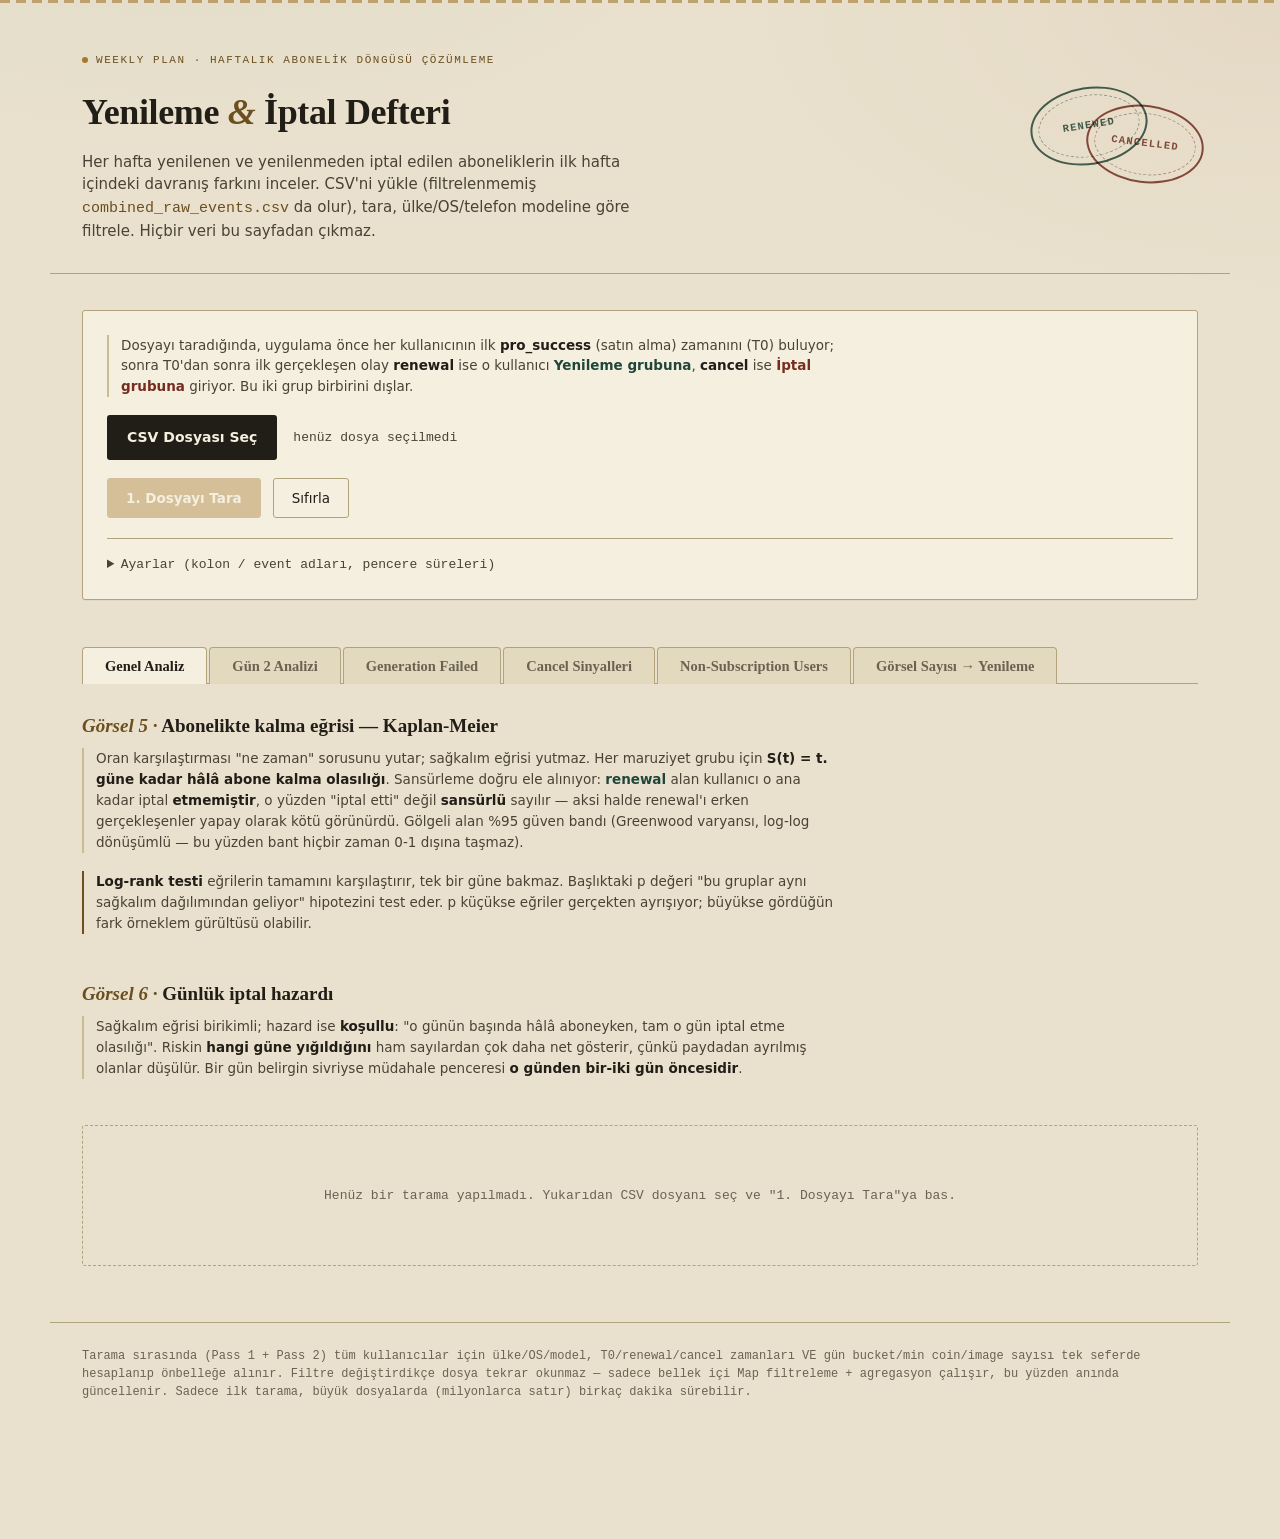
<file: index.html>
<!DOCTYPE html>
<html lang="tr">
<head>
<meta charset="UTF-8">
<meta name="viewport" content="width=device-width, initial-scale=1.0">
<title>Yenileme &amp; İptal Defteri</title>
<link rel="stylesheet" href="styles.css">
</head>
<body>

<div class="rail"></div>

<header>
  <div class="eyebrow"><span class="dot"></span>Weekly plan · haftalık abonelik döngüsü çözümleme</div>
  <div class="header-row">
    <div>
      <h1>Yenileme <span class="amp">&amp;</span> İptal Defteri</h1>
      <p class="sub">Her hafta yenilenen ve yenilenmeden iptal edilen aboneliklerin ilk hafta içindeki davranış farkını inceler. CSV'ni yükle (filtrelenmemiş <code style="color:var(--brass-dim);">combined_raw_events.csv</code> da olur), tara, ülke/OS/telefon modeline göre filtrele. Hiçbir veri bu sayfadan çıkmaz.</p>
    </div>
    <div class="stamps" aria-hidden="true">
      <div class="stamp s-renew">Renewed</div>
      <div class="stamp s-cancel">Cancelled</div>
    </div>
  </div>
</header>

<main>

  <!-- ================= UPLOAD & CONFIG ================= -->
  <section class="panel">
    <p class="explain" style="margin-top:0;">Dosyayı taradığında, uygulama önce her kullanıcının ilk <b>pro_success</b> (satın alma) zamanını (T0) buluyor; sonra T0'dan sonra ilk gerçekleşen olay <b>renewal</b> ise o kullanıcı <span class="k-renew">Yenileme grubuna</span>, <b>cancel</b> ise <span class="k-cancel">İptal grubuna</span> giriyor. Bu iki grup birbirini dışlar.</p>
    <div class="upload-row">
      <label class="filebtn">
        CSV Dosyası Seç
        <input type="file" id="fileInput" accept=".csv">
      </label>
      <span id="fileLabel">henüz dosya seçilmedi</span>
    </div>

    <div class="run-actions">
      <button class="btn primary" id="scanBtn" disabled>1. Dosyayı Tara</button>
      <button class="btn" id="resetBtn">Sıfırla</button>
    </div>

    <div id="cookingWrap">
      <svg width="92" height="86" viewBox="0 0 92 86" aria-hidden="true">
        <!-- buhar (firinin ustunden yukseliyor) -->
        <path class="ov-steam s1" d="M32 16 q 2 -4 0 -8 q -2 -4 0 -7"/>
        <path class="ov-steam s2" d="M46 15 q 2 -4 0 -8 q -2 -4 0 -7"/>
        <path class="ov-steam s3" d="M60 16 q 2 -4 0 -8 q -2 -4 0 -7"/>
        <!-- firin govdesi -->
        <rect class="ov-line" x="10" y="22" width="72" height="56" rx="5"/>
        <!-- kontrol dugmeleri -->
        <circle class="ov-line" cx="22" cy="31" r="3"/>
        <circle class="ov-line" cx="34" cy="31" r="3"/>
        <line class="ov-dim" x1="58" y1="31" x2="72" y2="31"/>
        <!-- firin cami -->
        <rect class="ov-line" x="18" y="40" width="56" height="30" rx="4"/>
        <!-- icerideki sicak isilti -->
        <rect class="ov-glow" x="20" y="42" width="52" height="26" rx="3"/>
        <!-- pisen yemek: kulplu guvec + kapak -->
        <path class="ov-line" d="M30 62 h 32 a 3 3 0 0 0 3 -3 v -2 h -38 v 2 a 3 3 0 0 0 3 3 z"/>
        <path class="ov-line" d="M32 57 q 14 -12 28 0"/>
        <circle class="ov-line" cx="46" cy="49" r="1.6"/>
        <!-- guvec kulplari -->
        <path class="ov-dim" d="M26 58 q -3 0 -2 -3"/>
        <path class="ov-dim" d="M66 58 q 3 0 2 -3"/>
      </svg>
      <div class="cooking-text">cooking<span class="dots"><span>.</span><span>.</span><span>.</span></span></div>
    </div>
    <div id="progressWrap">
      <div class="progressbar"><div id="progressFill"></div></div>
      <div id="progressLabel">—</div>
    </div>
    <div id="log"></div>

    <details>
      <summary>Ayarlar (kolon / event adları, pencere süreleri)</summary>
      <div class="cfg-grid">
        <div class="cfg-field">
          <label>User ID kolonları (virgülle)</label>
          <input type="text" id="cfgUserIdCols" value="distinct_id,$user_id">
        </div>
        <div class="cfg-field">
          <label>Zaman kolonları (virgülle)</label>
          <input type="text" id="cfgTimeCols" value="time,timestamp">
        </div>
        <div class="cfg-field">
          <label>pro_success event adı</label>
          <input type="text" id="cfgProSuccess" value="pro_success">
        </div>
        <div class="cfg-field">
          <label>Renewal event adı</label>
          <input type="text" id="cfgRenewal" value="subscription_renewed">
        </div>
        <div class="cfg-field">
          <label>Cancel event adı</label>
          <input type="text" id="cfgCancel" value="subscription_renewal_cancelled">
        </div>
        <div class="cfg-field">
          <label>Image generation event adı</label>
          <input type="text" id="cfgImageGen" value="image_generation_complete">
        </div>
        <div class="cfg-field">
          <label>Image generation FAILED event adı</label>
          <input type="text" id="cfgImageGenFailed" value="image_generation_failed">
        </div>
        <div class="cfg-field">
          <label>AI type kolonları (virgülle)</label>
          <input type="text" id="cfgAiTypeCols" value="ai_type,model_type,generation_type,style_type">
        </div>
        <div class="cfg-field">
          <label>Custom AI type'lar (ayrı incelenecek, virgülle)</label>
          <input type="text" id="cfgCustomAi" value="custom_image_edit,custom-image-edit">
        </div>
        <div class="cfg-field">
          <label>Coin kolonu</label>
          <input type="text" id="cfgCoinsCol" value="current_coins">
        </div>
        <div class="cfg-field">
          <label>Product ID kolonları (virgülle)</label>
          <input type="text" id="cfgProductIdCols" value="product_id,vendor_product_id">
        </div>
        <div class="cfg-field">
          <label>Trial tespiti — product_id içinde aranacak kelime</label>
          <input type="text" id="cfgTrialKeyword" value="free">
        </div>
        <div class="cfg-field">
          <label>Abone kanıtı sayılan ek event'ler (virgülle) — Renewal/Cancel event'lerine ek olarak</label>
          <input type="text" id="cfgImpliedSubEvents" value="image_generation_completed,first_creation_completed">
        </div>
        <div class="cfg-field">
          <label>Weekly keyword</label>
          <input type="text" id="cfgWeeklyKeyword" value="weekly">
        </div>
        <div class="cfg-field">
          <label>Pencere (gün, UTC takvim günü)</label>
          <input type="number" id="cfgWindowDays" value="7">
        </div>
        <div class="cfg-field">
          <label>Ek gözlem dilimi (saat, pencere sonrası)</label>
          <input type="number" id="cfgDay8Hours" value="8">
        </div>
        <div class="cfg-field">
          <label>Ülke kolonları (virgülle)</label>
          <input type="text" id="cfgCountryCols" value="profile_country,mp_country_code">
        </div>
        <div class="cfg-field">
          <label>OS kolonu</label>
          <input type="text" id="cfgOsCol" value="$os">
        </div>
        <div class="cfg-field">
          <label>Telefon modeli kolonları (virgülle)</label>
          <input type="text" id="cfgModelCols" value="$model,device_model">
        </div>
      </div>
      <div class="cfg-toggle">
        <input type="checkbox" id="cfgOnlyWeekly" checked>
        <label for="cfgOnlyWeekly" style="margin:0; text-transform:none; font-family:var(--sans); font-size:13px; color:var(--ink-dim);">Sadece weekly plan kullanıcılarını al</label>
      </div>
      <p style="font-size:11.5px; color:var(--ink-faint); margin-top:10px; font-family:var(--mono);">
        Not: "Telefon modeli kolonları" varsayımı ($model, device_model) veri şeman farklıysa güncelle — taramadan sonra dağılım boş çıkarsa bu ilk kontrol edeceğin yer.
      </p>
      <p style="font-size:11.5px; color:var(--ink-faint); margin-top:6px; font-family:var(--mono);">
        Veri temizleme: current_coins = -1 olan hücreler 0 kabul ediliyor; bunun dışındaki negatif değerler (-2, -50 vb.) anomali sayılıp null yapılıp hesaplamalara hiç dahil edilmiyor.
      </p>
    </details>
  </section>

  <!-- ================= FILTERS ================= -->
  <section class="panel" id="filterSection" style="display:none;">
    <div class="section-head">
      <h2><b>2 ·</b> Demografik filtre</h2>
      <span class="note">varsayılan: hepsi seçili</span>
    </div>
    <p class="explain">Her kullanıcının ülke/OS/telefon modeli, o kullanıcının tüm satırlarında <b>en sık görülen değer</b> alınarak belirlendi. Bir kutucuğu işaretini kaldırdığında o değere sahip kullanıcılar tüm grafiklerden anında çıkar — dosya yeniden okunmaz, sadece bellekteki hesap tekrar toplanır.</p>
    <div class="filter-grid" id="filterGrid"></div>
    <div class="run-actions">
      <button class="btn" id="applyFilterBtn">Yeniden Hesapla (opsiyonel — filtreler zaten anında uygulanır)</button>
    </div>
  </section>

  <!-- ================= SEKMELER ================= -->
  <div class="tabs">
    <button class="tab-btn active" data-tab="tabMain">Genel Analiz</button>
    <button class="tab-btn" data-tab="tabDay2">Gün 2 Analizi</button>
    <button class="tab-btn" data-tab="tabGenFail">Generation Failed</button>
    <button class="tab-btn" data-tab="tabCancelSignals">Cancel Sinyalleri</button>
    <button class="tab-btn" data-tab="tabNonSub">Non-Subscription Users</button>
    <button class="tab-btn" data-tab="tabImgRenewal">Görsel Sayısı → Yenileme</button>
  </div>

  <div class="tab-panel" id="tabMain">
  <!-- ================= STATS ================= -->
  <section id="statsSection" style="display:none;">
    <div class="section-head">
      <h2><b>Grup</b> özeti</h2>
    </div>
    <p class="explain">Bu sayfadaki tüm gruplar (Renewal ve Cancel), <b>data sürecinin herhangi bir anında <code>pro_success</code> (abonelik) event'i gerçekleşen</b> kullanıcılarla sınırlıdır — hiç <code>pro_success</code> üretmemiş kullanıcılar burada hiç görünmez (bkz. <b>Non-Subscription Users</b> sekmesi). Kart başlıklarındaki <b>"(filtreli)"</b> ibaresi bundan ayrı, yukarıdaki demografik (ülke/OS/telefon modeli) filtreyi ifade eder; <b>"filtresiz toplam"</b> bu demografik filtre uygulanmadan önceki, ama yine de yalnızca abone olan kullanıcılardan oluşan grup büyüklüğüdür.</p>
    <p class="explain" style="border-left-color:var(--brass-dim);">Renewal/Cancel grup sayıları, her kullanıcı için T0'dan (ilk <code>pro_success</code>) sonra <b>ilk hafta (ilk abonelik döngüsü) içinde gerçekleşen ilk olaya</b> göre belirlenir: <b><code>subscription_renewed</code></b> önce gerçekleşirse kullanıcı Renewal grubuna, <b><code>subscription_renewal_cancelled</code></b> önce gerçekleşirse Cancel grubuna girer (event adları Ayarlar'dan değiştirilebilir, burada varsayılanlar yazılı). İki grup birbirini dışlar.</p>
    <div class="stat-row" id="statRow"></div>
  </section>

  <!-- ================= GÖRSEL 1 ================= -->
  <section id="visual1" style="display:none;">
    <div class="section-head">
      <h2><b>Görsel 1 ·</b> Son event günü, medyan min coin, medyan görsel sayısı</h2>
      <span class="note">UTC takvim günü · son bar = pencere sonrası ek gözlem</span>
    </div>
    <p class="explain">Üst sıra: her kullanıcının pencere içindeki <b>son olayının</b> hangi takvim gününe denk geldiğini sayar — bu, kullanıcının ne zaman sessizleştiğinin (ya da <span class="k-cancel">iptal</span> ettiğinin) bir göstergesi. Orta sıra: o son güne düşen kullanıcıların, pencere boyunca gördükleri <b>en düşük</b> coin bakiyesinin medyanı. Alt sıra: aynı kullanıcıların ürettiği <b>görsel sayısının</b> medyanı. <span class="k-renew">Yenileme</span> grubunda pencere yenilemeye kadar kesilir; <span class="k-cancel">İptal</span> grubunda pencere sabit kalır (iptal sonrası da dönem sonuna kadar kullanım sürebilir).</p>
    <p class="explain" style="border-left-color:var(--brass-dim);">Orta ve alt sıradaki barlarda <b>bir günün boş görünmesi ile o günün medyanının gerçekten 0 olması artık ayırt edilebilir</b>: hiç gözlem olmayan günler çubuksuz ve "veri yok" etiketiyle gösterilir. Ortadaki günlerin (2 ile pencere sonu arası) boş çıkması genelde bir hesaplama hatası değildir — bu satırlar kullanıcının <b>o güne özel</b> değil, pencere boyunca gördüğü tek bir min-coin/görsel-sayısı özetini, kullanıcının <b>son aktif olduğu güne</b> göre gruplar; çoğu kullanıcının son aktivitesi ya satın alma gününde (gün 1) ya da hafta sonunda yoğunlaştığı için ortadaki günlerde hiç kullanıcı düşmeyebilir.</p>
    <div class="grid3x2" id="visual1Grid"></div>
  </section>

  <!-- ================= GÖRSEL 3 ================= -->
  <section id="visual3" style="display:none;">
    <div class="section-head">
      <h2><b>Görsel 3 ·</b> İptal grubu: gerçek cancel olayı kaçıncı günde</h2>
    </div>
    <p class="explain">Görsel 1'deki "son aktivite günü" bir vekil ölçüttü; bu grafik <b>gerçek <span class="k-cancel">cancel</span> olayının kendisinin</b> T0'dan itibaren hangi takvim gününde tetiklendiğini gösteriyor. Popülasyon <b>t0 anında (pro_success) abone olan TÜM kullanıcılar</b> — yalnızca cancel grubu değil: cancel etmeyip <span class="k-renew">renewal</span> alanlar ayrı bir <b>"cancel etmedi (renewal)"</b> çubuğunda sayılıyor, böylece hiçbir kullanıcı sessizce düşmüyor.</p>
    <p class="explain" style="border-left-color:var(--brass-dim);">Kod incelemesi: gün hesaplaması (<code>dayNumberUTC</code>) doğrudan gerçek cancel zaman damgası ile T0 arasındaki takvim günü farkına bakıyor, aradaki bir pencere kırpması ya da indeksleme hatası yok. <b>Önceki hata:</b> histogram yalnızca cancel grubu (<code>cancelT0Lookup</code>) üzerinden hesaplanıyordu — renewal grubu (cancel ETMEYENLER) hiç dolaşılmıyordu, bu yüzden çubukların toplamı asla toplam abone sayısına ulaşamıyordu. Düzeltme: popülasyon artık renewal ∪ cancel birleşimi (<code>allT0</code>); cancel etmeyenler "cancel etmedi (renewal)" çubuğuna, cancel zamanı t0'dan önce görünen ya da hiç bulunamayan (normalde olmaması gereken) uçlar da ayrı "anomali" çubuklarına yazılıyor. Grafiğin altında toplam doğrulaması gösteriliyor; sayılar tutmazsa (⚠ uyarısı ve konsol log'u) kod tekrar incelenmeli.</p>
    <div class="chart-card" id="visual3Holder"></div>
  </section>

  <!-- ================= GÖRSEL 4 ================= -->
  <section id="visual4" style="display:none;">
    <div class="section-head">
      <h2><b>Görsel 4 ·</b> Pencerenin son gününde ayrılanlar: kaç ayrı gün aktifti</h2>
    </div>
    <p class="explain">Sadece son güne düşen kullanıcılara bakıyoruz ve pencere boyunca kaç <b>farklı takvim gününde</b> en az bir olay ürettiklerini sayıyoruz. Değer 1'e yakınsa kullanıcı büyük ölçüde tek gün aktif olup sonra sessizleşmiş; değer pencere uzunluğuna yakınsa düzenli kullanmış ama son günde ayrılmış demektir.</p>
    <div class="grid2" id="visual4Grid"></div>
  </section>
    <section>
      <div class="section-head">
        <h2><b>Görsel 5 ·</b> Abonelikte kalma eğrisi — Kaplan-Meier</h2>
      </div>
      <p class="explain">Oran karşılaştırması "ne zaman" sorusunu yutar; sağkalım eğrisi yutmaz. Her maruziyet grubu için <b>S(t) = t. güne kadar hâlâ abone kalma olasılığı</b>. Sansürleme doğru ele alınıyor: <span class="k-renew">renewal</span> alan kullanıcı o ana kadar iptal <b>etmemiştir</b>, o yüzden "iptal etti" değil <b>sansürlü</b> sayılır — aksi halde renewal'ı erken gerçekleşenler yapay olarak kötü görünürdü. Gölgeli alan %95 güven bandı (Greenwood varyansı, log-log dönüşümlü — bu yüzden bant hiçbir zaman 0-1 dışına taşmaz).</p>
      <p class="explain" style="border-left-color:var(--brass-dim);"><b>Log-rank testi</b> eğrilerin tamamını karşılaştırır, tek bir güne bakmaz. Başlıktaki p değeri "bu gruplar aynı sağkalım dağılımından geliyor" hipotezini test eder. p küçükse eğriler gerçekten ayrışıyor; büyükse gördüğün fark örneklem gürültüsü olabilir.</p>
      <div id="adv1Grid"></div>
    </section>
    <section>
      <div class="section-head">
        <h2><b>Görsel 6 ·</b> Günlük iptal hazardı</h2>
      </div>
      <p class="explain">Sağkalım eğrisi birikimli; hazard ise <b>koşullu</b>: "o günün başında hâlâ aboneyken, tam o gün iptal etme olasılığı". Riskin <b>hangi güne yığıldığını</b> ham sayılardan çok daha net gösterir, çünkü paydadan ayrılmış olanlar düşülür. Bir gün belirgin sivriyse müdahale penceresi <b>o günden bir-iki gün öncesidir</b>.</p>
      <div id="adv2Grid"></div>
    </section>
  </div><!-- /tabMain -->

  <div class="tab-panel" id="tabDay2" style="display:none;">
  <!-- ================= SCATTER: GÜN1 COIN -> GÜN2 DÖNÜŞ ================= -->
  <section id="scatterSection">
    <div class="section-head">
      <h2><b>Görsel 8 ·</b> Gün 1'de kalan coin → gün 2'de geri dönme oranı</h2>
    </div>
    <p class="explain">Her kullanıcının <b>gün 1 sonunda hesabında kalan</b> (o gün içindeki minimum) coin miktarına göre 10'luk dilimlere ayırıp, o dilimdeki kullanıcıların <b>yüzde kaçının gün 2'de de</b> en az bir olay ürettiğini gösteriyoruz. Örneğin x=0 noktası "gün 1 sonunda 0-9 coin kalan kullanıcıların gün 2'ye dönüş yüzdesi"ni temsil ediyor. Coin bitmesiyle geri dönmeme arasında bir ilişki var mı, burada görülüyor.</p>
    <div class="grid2" id="scatterGrid"></div>
  </section>

  <!-- ================= GÖRSEL 7: GÜN2 CANCEL ORANI ================= -->
  <section id="day2CancelSection">
    <div class="section-head">
      <h2><b>Görsel 9 ·</b> Gün 2'de coin bitince hemen cancel ediyorlar mı?</h2>
    </div>
    <p class="explain"><b>Gün 2'de uygulamaya giren</b> kullanıcıları, <b>gün 2 içinde hesapta kalan en düşük</b> coin miktarına göre 10'luk dilimlere ayırıp, her dilimde kullanıcıların <b>yüzde kaçının cancel event'inin TAM OLARAK gün 2'de</b> gerçekleştiğini gösteriyoruz. Eğri sola doğru (düşük coin) yükseliyorsa, bu "gün 2'de coin'in dibini görünce hemen cancel etme" trendinin nicel kanıtı olur — o zaman bu segmente "iptal etme, sana coin verelim" gibi bir teklif test etmek mantıklı olabilir. Grafik renewal/cancel grup ayrımından bağımsız, gün 2'de coin verisi olan tüm kullanıcıları kapsıyor.</p>
    <p class="explain" style="border-left-color:var(--brass-dim);">X ekseni (kalan coin) görüntüleme amacıyla <b>0-200 aralığıyla sınırlandı</b> — bu aralığın dışındaki dilimler grafikte gösterilmez, ama hiçbir veri hesaplamadan çıkarılmadı (yalnızca eksen sınırı, veri filtresi değil).</p>
    <div id="day2CancelGrid"></div>
  </section>
  </div><!-- /tabDay2 -->

  <div class="tab-panel" id="tabGenFail" style="display:none;">
    <section class="panel">
      <div class="section-head"><h2><b>Segment ·</b> AI type ayrımı</h2></div>
      <p class="explain"><code>custom_image_edit</code> ve <code>custom-image-edit</code> türleri yapısal olarak fail'e daha yatkın. Bunları diğer türlerle birlikte değerlendirmek yanıltıcı olur: "fail alanlar daha çok iptal ediyor" bulgusu aslında "custom edit kullananlar daha çok iptal ediyor"un yansıması olabilir. Bu yüzden bu sekmedeki <b>tüm analizler</b> segmente göre yeniden hesaplanır.</p>
      <p class="explain" style="border-left-color:var(--brass-dim);">Kullanıcı, <b>ilk generation denemesinin türüne</b> göre segmente atanır — böylece her analiz kendi içinde tutarlı bir popülasyon üzerinde çalışır. Bir kullanıcı hem custom hem normal tür kullanmış olabilir; atama ilk denemeye bakar. Segmentleri tek tek gezip aynı bulgunun her ikisinde de sürüp sürmediğine bak: sürüyorsa fail etkisi gerçek, yalnızca birinde varsa etki o türe özgü.</p>
      <div class="inline-ctrl">
        <label>Segment
          <select id="aiSegment">
            <option value="all">Tümü</option>
            <option value="custom">Yalnızca custom image edit</option>
            <option value="other">Yalnızca diğer türler</option>
            <option value="none">Hiç generation denemesi olmayanlar</option>
          </select>
        </label>
        <span class="ctrl-hint" id="aiSegNote">—</span>
      </div>
    </section>
    <section>
      <div class="section-head">
        <h2><b>Kurgu ·</b> Maruziyet grupları</h2>
      </div>
      <p class="explain">Her kullanıcıyı, penceresi içindeki <b>ilk generation denemesine</b> göre dört gruba ayırıyoruz: <span class="k-renew">A</span> — ilk denemesi başarılı; <b>B1</b> — ilk denemesi fail ama sonradan başarmış; <span class="k-cancel">B2</span> — ilk denemesi fail, hiç başaramamış; <b>C</b> — hiç deneme yapmamış. C'yi ayrı tutmak şart: hiç denemeyenler "başarılı" grubuna karışırsa A'nın cancel oranı yapay olarak şişer ve fail'in etkisi silinir. Sonuç ölçütü diğer sekmelerle aynı: kullanıcının <b>renewal</b> mı yoksa <b>cancel</b> grubuna mı düştüğü.</p>
      <p class="explain" style="border-left-color:var(--brass-dim);">Fail oranı düşük olduğu için B2 grubu küçük kalabilir; bu yüzden her orana <b>%95 Wilson güven aralığı</b> ve <b>n</b> ekledim. İki grubun aralıkları üst üste biniyorsa aradaki fark <b>yorumlanamaz</b> — gürültüyü trend sanmamak için bu çubuklara bak. Ayrıca bu gözlemsel bir analiz: fark bulunsa bile "fail iptale yol açıyor" değil, "fail alanlarda iptal daha yüksek" diyebiliriz.</p>
    </section>

    <section>
      <div class="section-head">
        <h2><b>Görsel 11 ·</b> Cancel grubuna düşme oranı</h2>
      </div>
      <p class="explain">Ana bulgu. Her maruziyet grubunda kullanıcıların yüzde kaçı ilk haftayı <b>cancel</b> grubunda kapatmış. <span class="k-cancel">B2</span> barı <span class="k-renew">A</span>'dan belirgin yüksekse ve aralıklar ayrışıyorsa, hipotezin destekleniyor demektir.</p>
      <div id="gf1Grid"></div>
    </section>

    <section>
      <div class="section-head">
        <h2><b>Görsel 12 ·</b> Gün 2'ye dönüş oranı</h2>
      </div>
      <p class="explain">Cancel resmi bir aksiyon; <b>geri dönmemek</b> daha erken ve daha hassas bir terk sinyali. Gözlem penceresi gün 2 başlamadan biten kullanıcılar (ör. renewal'ı gün 1'de gerçekleşenler) <b>hariç tutuldu</b> — onlar için "döndü mü" sorusu ölçülemez, "dönmedi" saymak fail grubunu haksız yere kötü gösterirdi.</p>
      <div id="gf2Grid"></div>
    </section>

    <section>
      <div class="section-head">
        <h2><b>Görsel 13 ·</b> Son aktivite günü dağılımı</h2>
      </div>
      <p class="explain">Fail alanlar daha <b>erken</b> mi sessizleşiyor? Grup büyüklükleri çok farklı olduğu için ham sayı değil, <b>grup içi yüzde</b> gösteriliyor — paneller böylece karşılaştırılabilir. "Hiç deneme yok" grubu burada gösterilmiyor: bu sekmedeki kullanıcılar zaten abone, yani neredeyse hepsi en az bir görsel üretimi deniyor — bu grup pratikte boş çıktığı için gösterge değeri yok.</p>
      <div class="grid2" id="gf3Grid"></div>
    </section>

    <section>
      <div class="section-head">
        <h2><b>Görsel 14 ·</b> İlk fail → cancel arası süre</h2>
      </div>
      <p class="explain">İlk denemesi fail olup cancel grubuna düşenler arasında, fail'den sonra iptale kadar geçen gün sayısı. Kütle <b>0-1 gün</b> aralığında toplanıyorsa nedensel bağ çok daha inandırıcı olur; süre günlere yayılıyorsa iptalin başka sebepleri ağır basıyor demektir.</p>
      <div id="gf4Grid"></div>
    </section>

    <section>
      <div class="section-head">
        <h2><b>Görsel 15 ·</b> Doz-yanıt: fail sayısı → cancel oranı</h2>
      </div>
      <p class="explain">Fail sayısı arttıkça cancel oranı <b>monoton</b> yükseliyorsa bulgu güçlenir. Ama dikkat: çok deneyen kullanıcının fail görme olasılığı da yüksektir, yani bu grafik <b>kullanım yoğunluğuyla karışık</b> bir sinyal taşır. Görsel 11 bu sapmadan bağımsızdır (herkeste tam 1 gözlem: ilk deneme), o yüzden çelişirlerse Görsel 11'e güven.</p>
      <div id="gf5Grid"></div>
    </section>
    
    <section>
      <div class="section-head"><h2><b>Görsel 16 ·</b> Failler hangi AI type'ta yoğunlaşıyor</h2></div>
      <p class="explain">İki grafik. <b>Birincisi</b> ham fail sayısı — çok kullanılan bir tür doğal olarak öne çıkar, tek başına yanıltıcıdır. <b>İkincisi</b> fail <b>yüzdesi</b> (fail ÷ toplam deneme); az kullanılan ama sürekli patlayan bir tür ancak burada görünür. Alttaki tabloda ayrıca her türün <b>ilk denemede fail alan kullanıcı</b> sayısı da var — kullanıcı başına tek gözlem olduğu için kullanım yoğunluğu sapmasından arınmıştır.</p>
      <p class="explain" style="border-left-color:var(--brass-dim);">Bölümde <b>iki ayrı tablo</b> var ve kapsamları farklı — karıştırılırsa sayılar çelişkili görünür. <b>İlk hafta tablosu:</b> yalnızca renewal/cancel grubuna atanmış kullanıcıların 7 günlük penceresi; demografik filtre ve segment seçimi uygulanır. <b>Tüm zamanlar tablosu:</b> dosyadaki her generation olayı; hiçbir filtre uygulanmaz. Aynı türün iki tabloda farklı sayı göstermesi normaldir ve her tablonun başlığında kapsamı yazılıdır.</p>
      <p class="explain" style="border-left-color:var(--brass-dim);">Tüm zamanlar tablosunda <b>★</b> işaretli türler, genel fail oranının 1,5 katından fazlasını gösteren ve en az 100 denemesi olanlardır — gerçekten sorunlu adaylar bunlar. "Tüm faillerin payı" sütunu ise o türün toplam fail hacmindeki ağırlığını verir: bir tür yüksek oranlı olabilir ama az kullanıldığı için toplam etkisi küçük kalabilir. Müdahale önceliği için ikisine birlikte bakmak gerekir. Deneme sayısı 100'ün altındaki türlerde oran oynak olduğu için soluk gösterilir.</p>
      <div id="gf6Grid"></div>
    </section>
    <section>
      <div class="section-head"><h2><b>Görsel 17 ·</b> AI type'ların zaman çizelgesi</h2></div>
      <p class="explain">AI type'lar dönemsel olarak yenilendiği için, bir türün fail oranı yüksek çıkması onun <b>hangi dönemde</b> aktif olduğuyla ilgili olabilir. Bu iki grafik, fail oranı <b>%10'un üzerinde</b> olan türler arasından <b>en çok kullanılan ilk 15 ai_type'ı</b> zaman ekseninde gösterir — her tür farklı bir renk. <b>En çok kullanılan 15 ai_type gösteriliyor.</b></p>
      <p class="explain" style="border-left-color:var(--brass-dim);">Üstteki grafik <b>kullanımı</b>, alttaki <b>failleri</b> gösterir; aynı renkler, aynı eksen. İkisini karşılaştır: bir tür kullanımda olduğu <b>tüm dönem boyunca</b> fail veriyorsa yapısal bir sorun var demektir. Yalnızca belirli bir aralıkta fail veriyorsa o döneme özgü bir arıza (sürüm hatası, sağlayıcı kesintisi) söz konusu olabilir — bu ikisi çok farklı müdahaleler gerektirir.</p>
      <div id="gf7Grid"></div>
    </section>
  </div><!-- /tabGenFail -->

  <div class="tab-panel" id="tabCancelSignals" style="display:none;">
    <section class="panel">
      <div class="section-head"><h2><b>Kurgu ·</b> Cancel öncesi davranış</h2></div>
      <p class="explain">Abonelik iptali uygulama dışında (store'da) yapılıyor, ama iptali <b>düşünen</b> kullanıcı büyük ihtimalle önce uygulamada bazı ekranlara giriyor. Burada iptalden hemen önceki davranışı arıyoruz. Pencereyi saat yerine <b>olay sayısı</b> ile tanımlıyoruz: yoğun kullanıcı 6 saatte 200 olay üretir, seyrek kullanıcı 5 olay — olay sayısı sabitlenince her kullanıcı için <b>eşit derinlikte</b> iki pencere karşılaştırılmış olur. Sinyal event'i olarak <code>contact_us_click</code>, <code>settings_button_clicked</code>, <code>rate_app</code> gibi, iptal niyetini erken haber verebilecek event'ler seçilebilir.</p>
      <p class="explain" style="border-left-color:var(--brass-dim);">Bir uyarı: <code>subscription_renewal_cancelled</code> store webhook'unun düştüğü andır, kullanıcının iptal butonuna bastığı an değil. Aradaki gecikmede üretilen olaylar vaka penceresine karışabilir — olay penceresi bunu <b>çözmez</b>, yalnızca gecikme varyansına karşı daha dayanıklıdır. Ters funnel'da son olaylar hep masum görünüyorsa (ör. sadece <code>app_open</code>) gecikme şüphesi güçlenir.</p>
      <p class="mini-note">Ayarlar bu sekmede tek bir yerde toplanmıyor — her kontrol, etkilediği grafiğin hemen üstünde.</p>
    </section>

    <section>
      <div class="section-head"><h2><b>Görsel 18 ·</b> Event kataloğu</h2></div>
      <p class="explain">Şemayı bilmeden funnel kurulamaz. Hangi olaylar var, ne sıklıkta, kaç kullanıcıda — <code>settings</code> benzeri aday ekranları burada göreceksin. "Kullanıcı %" yalnızca en sık 60 olay için hesaplanır (bellek sınırı).</p>
      <div id="cs1Grid"></div>
    </section>

    <section>
      <div class="section-head"><h2><b>Görsel 19 ·</b> Teşhis: pencere gerçekte ne kadar sürüyor</h2></div>
      <p class="explain">Pencereyi saat yerine <b>olay sayısı</b> ile tanımladık — bu, yoğun ve seyrek kullanıcıyı eşitlediği için doğru seçim. Ama bir bedeli var: X olay bir kullanıcıda 20 dakika, başka birinde 4 gün sürebilir. İkinci durumda "iptalden hemen önce" dediğimiz şey aslında "geçen hafta" olur ve tüm çerçeve çöker.</p>
      <p class="explain" style="border-left-color:var(--brass-dim);">Bu yüzden önce buraya bak: <b>medyan saatler mertebesindeyse</b> Görsel 20'deki sonuçlar sağlam. <b>1 günü aşıyorsa</b> X'i düşür — ek faydası da var, X küçülünce daha az kullanıcı elenir ve tablo daha temsili olur.</p>
    <div class="inline-ctrl">
      <label>X (pencere başına olay)<input type="number" id="csX" value="20" min="2" max="100"></label>
      <label class="wide">Sayma dışı bırakılacak eventler (virgülle)
        <input type="text" id="csExclude" placeholder="ör. home_view, session_start"></label>
      <span class="ctrl-hint">Görsel 19, 20 ve 21'i birlikte etkiler</span>
    </div>
      <div id="cs2Grid"></div>
    </section>

    <section>
      <div class="section-head"><h2><b>Görsel 20 ·</b> Öncü sinyal sıralaması (kontrol kollu)</h2></div>
      <p class="explain">Her kullanıcının <b>iptalden önceki son X olayı</b> (vaka) ile <b>ondan önceki X olayı</b> (kontrol) karşılaştırılır. Kullanıcı <b>kendi kontrolü</b> olduğu için ülke, cihaz, genel aktiflik gibi kişi düzeyindeki karıştırıcılar düşer. <b>b</b> = sadece vaka penceresinde görüldü, <b>c</b> = sadece kontrolde. Eşleştirilmiş veri olduğu için McNemar testi kullanılıyor.</p>
      <p class="explain" style="border-left-color:var(--brass-dim);"><b>Neden kontrol kolu var:</b> düz case-crossover'ın bilinen zayıflığı <b>zaman eğilimi yanlılığıdır</b>. Faturalandırma günü sabit olduğu için <b>herkes</b> — yenileyecek olan da — dönem sonuna yaklaşırken aboneliğine bakıyor olabilir. O zaman iptal edenlerde artış görürsün ama bu takvimin etkisidir, iptal sinyali değil.</p>
      <p class="explain" style="border-left-color:var(--brass-dim);">Bu yüzden aynı hesap <b>yenileyen kullanıcılar</b> için de yapılıyor (çapa = yenileme anı). <b>Düzeltilmiş OR = iptal OR ÷ yenileme OR.</b> Yenileme kolunda da OR yüksekse sinyal takvim etkisidir ve düzeltilmiş değer 1'e yaklaşır. Tablo düzeltilmiş OR'a göre sıralı — <b>asıl bakılacak sütun bu</b>. Yenileme kolunda çok az veri varsa hücre soluk gösterilir; düzeltmeye güvenme.</p>
    <div id="cs3Grid"></div>
    </section>

        <section>
      <div class="section-head"><h2><b>Görsel 21 ·</b> Kullanıcı tanımlı funnel</h2></div>
      <p class="explain">Yukarıdan seçtiğin adımlar, <b>ilk görülme zamanına göre sıralı</b> tamamlanmış sayılır (2. adım 1. adımdan önce olmuşsa funnel orada kesilir). Cancel ve renewal grubu üst üste çizilir — aradaki açıklık, o yolun iptal niyetine özgü olup olmadığını gösterir.</p>
    <div class="inline-ctrl">
      <label>1. adım<select id="csF1"></select></label>
      <label>2. adım<select id="csF2"></select></label>
      <label>3. adım<select id="csF3"></select></label>
      <label>4. adım<select id="csF4"></select></label>
    </div>
      <div id="cs5Grid"></div>
    </section>

    <section>
      <div class="section-head"><h2><b>Görsel 22 ·</b> Sinyali yapanlar vs tüm kullanıcılar</h2></div>
      <p class="explain">Sinyal eğrisi tek başına yorumlanamaz — bir kıyas noktası gerekir. Bu yüzden <b>filtresiz eğri</b> (tüm kullanıcılar) da çizildi. İki eğri arasındaki açıklık, o davranışın gerçekten daha hızlı bir iptale işaret edip etmediğini gösterir. Karşılaştırma tutarlı olsun diye <b>her iki eğri de T0'dan (satın alma anından) başlar</b>.</p>
      <p class="explain" style="border-left-color:var(--brass-dim);">İki uyarı. <b>Birincisi:</b> filtresiz eğri sinyali yapanları da içinde barındırır (alt küme ilişkisi), bu yüzden gerçek fark gösterilenden biraz büyüktür. <b>İkincisi — ölümsüz zaman yanlılığı:</b> sinyali yapan kullanıcı, o olayı üretebilmek için o ana kadar zaten abone kalmak zorundaydı. Bu, sinyal grubunun erken dönem sağkalımını yapay olarak yükseltir; yani eğrilerin baştaki yakınlığı gerçek farkı <b>olduğundan küçük</b> gösterir.</p>
      <p class="explain">Müdahale penceresi için başlıktaki <b>"sinyalden iptale medyan süre"</b> değerine bak: saatler mertebesindeyse push bildirimi yetişmez, uygulama içi anlık müdahale gerekir.</p>
    <div class="inline-ctrl">
      <label class="wide">Sinyal eventi<select id="csSignal"></select></label>
      <span class="ctrl-hint">Görsel 22, 23, 26 ve 27'yi birlikte etkiler</span>
    </div>
      <div id="cs6Grid"></div>
    </section>

    <section>
      <div class="section-head"><h2><b>Görsel 23 ·</b> Olayı yapanlar vs yapmayanlar: iptal oranı</h2></div>
      <p class="explain">Seçilen olayı <b>en az bir kez</b> yapanlar ile hiç yapmayanların iptal oranı, güven aralıklarıyla. Buradaki "iptal", <b>ilk hafta (7 günlük gözlem penceresi) içinde cancel grubuna düşmüş olmak</b> demektir — kullanıcı renewal almadan önce iptal etmişse bu gruptadır. Sabit bir saat ufku değil.</p>
      <p class="explain" style="border-left-color:var(--brass-dim);">Taban oran zaten yüksekse mutlak fark küçük görünür; o yüzden <b>lift</b> değerine bak. Ayrıca bu bir ilişki ölçüsüdür: olayı yapanlarda iptal daha yüksek olabilir ama bu, olayın iptale <b>yol açtığı</b> anlamına gelmez.</p>
      <div id="cs7Grid"></div>
      <p class="explain" style="border-left-color:var(--brass-dim);"><b>Ters yönlü bakış (altta):</b> yukarıdaki soru "olayı yapanların yüzde kaçı iptal ediyor" idi. Aşağıdaki, "iptal edenlerin yüzde kaçı, iptalden ÖNCEKİ aynı gözlem penceresinde bu olayı yapmış" sorusunu sorar — yön tersine çevrilmiş, aynı sinyal olayı ve aynı pencere kullanılır.</p>
      <div id="cs7RevGrid"></div>
    </section>

    <section>
      <div class="section-head"><h2><b>Görsel 24 ·</b> Olay kombinasyonu → iptal oranı</h2></div>
      <p class="explain">Tek tek olaylar yerine <b>birlikte görülme</b>. Son N olayda seçtiğin olaylardan hangileri varsa, o kombinasyondaki kullanıcıların iptal oranı. Payda hem iptal edenleri hem yenileyenleri kapsar (yenileyenler için çapa = yenileme anı), yani bu gerçek bir olasılık — Görsel 19'daki gibi sadece iptal edenler içinde bir karşılaştırma değil.</p>
      <p class="explain" style="border-left-color:var(--brass-dim);"><b>"Beklenen" sütunu:</b> iki olay birbirinden bağımsız olsaydı o hücrede kaç kişi olurdu. Gözlenen sayı bundan belirgin yüksekse, bu olayların birlikte görülmesi tesadüf değildir — kendi başına bir bulgu. <b>Kat sütunu</b> taban orana göre kazancı gösterir; güven aralığı 1'i içeriyorsa gerçek bir kazanç olmayabilir. <b>⚠ işaretli satırlarda n&lt;30</b>, orana değil aralığa bak.</p>
      <div class="inline-ctrl">
        <label>Olay 1<select id="csC1"></select></label>
        <label>Olay 2<select id="csC2"></select></label>
        <label>Olay 3 (ops.)<select id="csC3"></select></label>
        <label>Pencere (olay)<input type="number" id="csComboN" value="15" min="2" max="200"></label>
      </div>
      <div id="cs8Grid"></div>
    </section>

    <section>
      <div class="section-head"><h2><b>Görsel 25 ·</b> Sinyalden sonra iptal riski</h2></div>
      <p class="explain">Seçtiğin olayı <b>herhangi bir anda</b> yapan kullanıcı, bundan sonra ne olasılıkla iptal ediyor? Aynı soru <b>iki farklı ölçekte</b> cevaplanıyor: kaç <b>olay</b> içinde ve kaç <b>dakika</b> içinde. İkisi farklı işe yarar — olay ölçeği "kaç adım sonra" der ve kullanım yoğunluğundan bağımsızdır; süre ölçeği doğrudan müdahale penceresini verir.</p>
      <p class="explain" style="border-left-color:var(--brass-dim);">Hesap Kaplan-Meier ile yapılıyor çünkü iptal etmeyenler <b>sansürlü</b>: onları "iptal etmedi" diye atmak riski düşük, "iptal etti" saymak yüksek gösterirdi. Çapa olarak olayın <b>ilk gerçekleşmesi</b> alınıyor — son gerçekleşme seçilseydi geleceğe bakmış olurduk, çünkü "iptalden hemen önceki tıklama" zaten tanımı gereği iptale yakındır.</p>
      <div class="inline-ctrl">
        <label class="wide">Olay<select id="csRiskEvent"></select></label>
        <label>Olay ufku<input type="number" id="csRiskEvents" value="20" min="1" max="500"></label>
        <label>Dakika ufku<input type="number" id="csRiskMinutes" value="120" min="1" max="10080"></label>
      </div>
      <div class="grid2" id="cs9Grid"></div>
    </section>

    <section>
      <div class="section-head"><h2><b>Görsel 26 ·</b> Optimum pencere — sinyalden iptale mesafe dağılımı</h2>
        <span class="note">Görsel 25'teki olay seçicisini kullanır</span>
      </div>
      <p class="explain">Görsel 25 birikimli eğriyi verir ("ne kadarı yakalanır"); bu grafik <b>dağılımın kendisini</b> gösterir ve pencere seçmek için daha doğrudandır. Sinyali yapıp <b>sonrasında iptal eden</b> kullanıcılar için: iptal, sinyalden kaç <b>olay</b> ve kaç <b>dakika</b> sonra gerçekleşti?</p>
      <p class="explain" style="border-left-color:var(--brass-dim);"><b>Yüzdelik tablosu asıl cevabı verir.</b> "p90 = 25 olay" ise 25'lik bir pencere, sinyalden sonra gelen iptallerin %90'ını kapsar. Pencereyi büyütmek kapsamı artırır ama tetikleyiciyi geç ve bulanık yapar; p75 ile p90 arası genelde makul bir denge.</p>
      <p class="explain" style="border-left-color:var(--brass-dim);"><b>Önemli sınır:</b> bu dağılım <b>koşulludur</b> — yalnızca iptal edenleri kapsar. "İptal edenlerin %90'ı 25 olay içinde iptal etti" der; "sinyali yapanların %90'ı iptal eder" DEMEZ. O oran için Görsel 25'teki birikimli eğriye bak.</p>
      <div class="inline-ctrl">
        <label>Olay bin genişliği<input type="number" id="csDistEventBin" value="1" min="1" max="50"></label>
        <label>Olay ekseni üst sınır<input type="number" id="csDistEventCap" value="50" min="5" max="1000"></label>
        <label>Dakika bin genişliği<input type="number" id="csDistMinuteBin" value="5" min="1" max="240"></label>
        <label>Dakika ekseni üst sınır<input type="number" id="csDistMinuteCap" value="120" min="5" max="20160"></label>
        <span class="ctrl-hint">Grafikler yatay kaydırılabilir</span>
      </div>
      <div id="cs10Grid"></div>
    </section>

    <section>
      <div class="section-head"><h2><b>Görsel 27 ·</b> Sinyal hangi günde yapılırsa daha riskli</h2>
        <span class="note">Görsel 22'deki sinyal seçicisini kullanır</span>
      </div>
      <p class="explain">İki ayrı soru. <b>Üstteki grafik:</b> bu olay döngünün hangi günlerinde yapılıyor — yoğunlaşma nerede. <b>Alttaki grafik:</b> olayı o günde yapanların iptal oranı ne. İkincisi asıl sorunun cevabı: 5. günde destek arayan mı, 7. günde arayan mı daha çok iptal ediyor?</p>
      <p class="explain" style="border-left-color:var(--brass-dim);">Alt grafikte her kullanıcı olayı <b>ilk yaptığı güne</b> atanır — aksi halde birden fazla gün aktif olanlar çift sayılırdı. Güven aralıkları üst üste biniyorsa günler arasındaki fark yorumlanamaz; özellikle az kullanıcılı günlerde aralıklar geniş çıkar.</p>
      <div id="cs11Grid"></div>
    </section>

    <section>
      <div class="section-head"><h2><b>Görsel 28 ·</b> Kullanıcıyı bu olaya iten ne oldu</h2></div>
      <p class="explain"><code>contact_us_click</code> güçlü bir iptal sinyali olarak çıktı — ama <b>neden</b> destek arıyorlar? Bu grafik, seçilen olayın ilk gerçekleşmesinden hemen <b>önceki N olayın</b> dağılımını gösterir. Bozuk bir özellik, tekrarlayan bir fail ya da bir paywall karşılaşması burada görünebilir.</p>
      <p class="explain" style="border-left-color:var(--brass-dim);">İki grafik var: <b>ilki</b> önceki N olayın tamamını toplar, <b>ikincisi</b> yalnızca bir adım öncesine bakar ve daha keskindir. Yorumlarken dikkat: sıradan bir gezinme olayı burada da yüksek çıkar. Anlamlı olan, bu oranın genel event kataloğundaki orandan <b>belirgin yüksek</b> olmasıdır — kıyas için Görsel 18'deki katalog yüzdelerine bak.</p>
      <div class="inline-ctrl">
        <label>Kaç olay geriye bakılsın<input type="number" id="csPrecN" value="10" min="1" max="50"></label>
      </div>
      <div class="ignore-panel">
        <div class="ignore-head">
          <h4>Yoksayılacak olaylar</h4>
          <span class="ctrl-hint">tik atarak zorunlu/gürültülü olayları bu görseldeki iki grafikten ve dökümü tablosundan çıkar</span>
        </div>
        <div class="filter-list" id="csPrecIgnoreBox"></div>
      </div>
      <div id="cs12Grid"></div>
    </section>
  </div><!-- /tabCancelSignals -->


  <div class="tab-panel" id="tabNonSub" style="display:none;">
    <section class="panel">
      <div class="section-head"><h2><b>Kurgu ·</b> Hiç abone olmayanlar</h2></div>
      <p class="explain">Bu sekme, veri süresi boyunca <b>hiç <code>pro_success</code> üretmemiş</b> kullanıcıları inceler. Bu grup diğer tüm sekmelerde <b>görünmez</b> — renewal ve cancel grupları yalnızca satın alanlardan oluşur. Oysa huninin en geniş basamağı burasıdır ve çoğu zaman en büyük kayıp da burada yaşanır.</p>
      <p class="explain" style="border-left-color:var(--brass-dim);">Üç uyarı. <b>Birincisi:</b> "abone olmadı" tespiti weekly filtresi <b>uygulanmadan</b> yapılır — yıllık plan alan biri yanlışlıkla bu gruba düşmesin diye. <b>İkincisi:</b> bu sekme yukarıdaki <b>demografik filtrelerden etkilenmez</b>, çünkü o filtreler renewal/cancel gruplarına atanmış kullanıcıların ülke/OS bilgisine dayanır — abone olmayanlar o grupların dışındadır. <b>Üçüncüsü:</b> dosyada <code>pro_success</code> satırı olmasa da, veri başlangıcından önce satın almış olabilecek kullanıcılar aşağıdaki Görsel 33b'deki düzeltmeyle abone tarafına geçiriliyor — aksi halde bunlar bu sekmede "abone olmayanlar bile abonelere özgü şeyler yapıyor" gibi yanlış bir görüntü yaratırdı.</p>
      <p class="mini-note">Önceden filtrelenmiş bir dosya yüklediysen (ör. yalnızca pro kullanıcılar) bu sekme boş çıkar. Ham dosyayı yükle.</p>
    </section>

    <section>
      <div class="section-head"><h2><b>Kurgu ·</b> Yeniden etiketleme (yanlış sınıflandırma düzeltmesi)</h2></div>
      <p class="explain">Bazı "abone olmayan" etiketli kullanıcılar, normalde sadece abonelerin yapabileceği event'leri üretiyor olabilir — bu, veri kalitesi sorununa (yanlış sınıflandırma) işaret eder. Aşağıda işaretlenen event'i yapan <b>herhangi bir</b> kullanıcı — o an abone olmayan etiketli olsa bile — bu sekmedeki tüm abone-olmayan analizlerinden <b>tamamen çıkarılır</b> (abone sayılır). Görsel 33b'deki düzeltmeden farkı: o sabit bir event listesi kullanır, bu ise dilediğin herhangi bir event'i seçmene izin verir.</p>
      <p class="explain" style="border-left-color:var(--brass-dim);">Kapsam notu: kullanıcı sayıları ve oranları (toplam kullanıcı, aktif gün, süre, geri dönüş, dönüşüm oranı) bu seçime göre tam olarak yeniden hesaplanır. Gün bazlı olay bileşimi (Görsel 39) ham event sayıları üzerinden çalıştığı için bu seçimden etkilenmez.</p>
      <div class="ignore-panel">
        <div class="ignore-head">
          <h4>Aboneye özgü olduğu düşünülen event'ler</h4>
          <span class="ctrl-hint">tik atarak, bu event'i yapan herkesi abone say — varsayılan olarak hiçbiri işaretli değil</span>
        </div>
        <div class="filter-list" id="nsReclassifyBox"></div>
      </div>
    </section>

    <section>
      <div class="section-head"><h2><b>Görsel 33b ·</b> Veri öncesi abonelik kanıtı düzeltmesi</h2></div>
      <p class="explain">Dosya belirli bir tarih aralığını kapsar; bir kullanıcı o aralıktan <b>önce</b> satın almış olabilir — bu durumda <code>pro_success</code> satırı dosyada hiç görünmez, ama <code>subscription_renewed</code>, <code>subscription_renewal_cancelled</code> gibi yalnızca abonelerin üretebileceği event'ler dosyada olabilir. Bu kullanıcılar düzeltilmezse "abone olmayan" grubuna karışır ve o grupta normalde görünmemesi gereken aboneye özgü davranışlar ortaya çıkar.</p>
      <p class="explain" style="border-left-color:var(--brass-dim);">Düzeltme: <code>subscription_renewed</code> / <code>subscription_renewal_cancelled</code> event'lerine ek olarak, Ayarlar panelinden tanımlanan ek event'leri (varsayılan: <code>image_generation_completed</code>, <code>first_creation_completed</code>) üreten her kullanıcı — <code>pro_success</code>'u olmasa bile — <b>abone</b> tarafına geçirilir.</p>
      <div id="nsImpliedGrid"></div>
    </section>

    <section>
      <div class="section-head"><h2><b>Görsel 34 ·</b> Trial dışlama özeti</h2></div>
      <p class="explain">Veri döneminin bir kısmında ücretsiz deneme verilmiş. Trial kullanan biri <code>pro_success</code> üretmediği halde abonelere özgü ekranlara erişebiliyor — bu grupta kalırsa "abone olmayanlar şunu yapıyor" bulgularını kirletir. Bu yüzden <code>product_id</code> veya <code>vendor_product_id</code> alanında <b>"free"</b> geçen kullanıcılar <b>her iki gruptan da</b> çıkarılır: abone sayılamazlar (satın alma yok), abone olmayan da sayılamazlar (abone davranışı var).</p>
      <p class="explain" style="border-left-color:var(--brass-dim);">Aranan kelime Ayarlar panelinden değiştirilebilir. Alttaki tabloda <b>hangi ürün kimliklerinin eşleştiği</b> tek tek listelenir — tespitin doğru çalıştığını buradan gözle doğrulayabilirsin. Eşleşme sıfır çıkarsa ya dosyada trial yoktur ya da anahtar kelime yanlıştır; tablo boşsa ürün kimliklerine bakıp doğru kelimeyi bulman gerekir. Bu sayı tarama biterken <b>işlem günlüğüne</b> de yazılır.</p>
      <div id="ns0Grid"></div>
    </section>
    <section>
      <div class="section-head"><h2><b>Görsel 35 ·</b> Genel görünüm</h2></div>
      <p class="explain">Kaç kullanıcı hiç satın alma yapmadan gitti, dönüşüm oranı ne, ve bunların ne kadarı <b>tek gün</b> aktif olup kayboldu. Son sayı kritik: yüksekse sorun fiyatta ya da abonelik akışında değil, <b>ilk deneyimde</b> demektir.</p>
      <div id="ns1Grid"></div>
    </section>

    <section>
      <div class="section-head"><h2><b>Görsel 36 ·</b> Hangi olayları yapıyorlar</h2></div>
      <p class="explain">Abone olmayanların davranış profili. Her çubuk, bu kullanıcıların yüzde kaçının o olayı <b>en az bir kez</b> yaptığını gösterir. Özellikle bakılacak yer: paywall/pro ekranını görenlerin oranı ile görsel üretenlerin oranı. Üretim yüksek ama satın alma yoksa değer algısı oluşmuş ama fiyat engel; üretim de düşükse kullanıcı ürünü hiç deneyememiş demektir.</p>
      <div class="inline-ctrl">
        <label>Grafikte kaç olay<input type="number" id="nsTopN" value="15" min="3" max="40"></label>
        <span class="ctrl-hint">Tabloda ilk 60 olay listelenir</span>
      </div>
      <div class="ignore-panel">
        <div class="ignore-head">
          <h4>Yoksayılacak olaylar</h4>
          <span class="ctrl-hint">tik atarak zorunlu/gürültülü olayları grafikten çıkar</span>
        </div>
        <div class="filter-list" id="nsIgnoreBox"></div>
      </div>
      <div id="ns2Grid"></div>
    </section>

    <section>
      <div class="section-head"><h2><b>Görsel 37 ·</b> Ne kadar süre aktif kaldılar</h2></div>
      <p class="explain">İki farklı ölçü. <b>Aktif gün sayısı</b>: kaç ayrı takvim gününde olay ürettiler. <b>İlk–son olay arası</b>: takvim olarak ne kadar uzun bir döneme yayıldılar. İkisi farklı şey söyler — aktif günü 2 ama yayılımı 30 gün olan kullanıcı, bir ay arayla iki kez uğramış demektir.</p>
      <div id="ns3Grid"></div>
    </section>

    <section>
      <div class="section-head"><h2><b>Görsel 38 ·</b> Geri dönenler: ilk gün ne yaptılar</h2></div>
      <p class="explain">Asıl soru: abone olmadığı halde <b>ertesi gün tekrar gelen</b> kullanıcılar, ilk günlerinde ne yaptı? Fark yaratan spesifik bir davranış varsa oraya kampanya yerleştirilebilir.</p>
      <p class="explain">Yöntem: her kullanıcının <b>ilk gününde</b> yaptığı olaylar tespit edilir, sonra o olayı yapanların dönüş oranı <b>yapmayanlarla</b> karşılaştırılır. Lift = yapanların oranı ÷ yapmayanların oranı. Tabloda arama kutusu var; ★ işaretli satırlar hem lift'i 1,2'nin üzerinde hem güven aralığı taban oranın üstünde kalanlar.</p>
      <p class="explain" style="border-left-color:var(--brass-dim);"><b>Matris</b> daha geniş bir resim verir: satırlar ilk gün yapılan olay, sütunlar kendi ilk gününden sonraki günler, hücreler o gün hâlâ aktif olma oranı. En üstteki <b>taban satırıyla</b> karşılaştır — bir satır tabandan belirgin koyuysa o davranış kalıcılıkla ilişkilidir. Sağdaki n küçükse renk yanıltıcı olabilir.</p>
      <p class="explain" style="border-left-color:var(--brass-dim);">Nedensellik uyarısı: bu ilişkisel bir analizdir. Bir davranışı yapanların daha çok dönmesi, o davranışın <b>dönüşe yol açtığı</b> anlamına gelmez — muhtemelen zaten daha ilgili kullanıcılar o davranışı yapıyor. Kampanyayı test ederken kontrol grubu bırakmak şart.</p>
      <div id="ns4Grid"></div>
    </section>

    <section>
      <div class="section-head"><h2><b>Görsel 39 ·</b> Gün gün olay bileşimi — abone vs abone olmayan</h2></div>
      <p class="explain">Her kullanıcının <b>kendi ilk günü</b> gün 1 sayılır; böylece farklı tarihlerde gelen kullanıcılar aynı eksende karşılaştırılabilir. İlk 5 gün tek tek, sonrası <b>gün 6–30</b> olarak tek grafikte toplanır. Her grafikte o günün en çok yapılan olayları, iki grup yan yana: <span class="k-cancel">kırmızı abone</span>, <span class="k-renew">yeşil abone olmayan</span>.</p>
      <p class="explain" style="border-left-color:var(--brass-dim);"><b>Y ekseni ham sayı değil, oran.</b> Grup büyüklükleri çok farklı olduğu için ham sayı karşılaştırılamazdı — her grup kendi o günkü olay hacmine göre %100'e normalize edilir. Bu yüzden okuma şöyle olmalı: "abonelerin o günkü etkinliğinin %X'i bu olaydı". İki grup arasındaki açıklık, davranışın gruba özgü olup olmadığını gösterir; tablodaki <b>Fark</b> sütunu bunu sayıyla verir.</p>
      <p class="explain" style="border-left-color:var(--brass-dim);"><b>Önemli bir seçilim etkisi:</b> gün 1 herkesi kapsar, ama sonraki günlerde yalnızca <b>geri dönmüş</b> kullanıcılar bulunur — gelmeyenin o gün olayı yoktur. Yani gün 3'teki abone olmayan grup, gün 1'dekinden çok daha bağlı bir alt kümedir. Günler arası değişimi "davranış değişti" diye okumadan önce bunu hesaba kat; değişimin bir kısmı popülasyonun kendisinin değişmesinden gelir.</p>
      <div class="inline-ctrl">
        <label>Grafik başına kaç olay<input type="number" id="nsDayTopN" value="10" min="3" max="25"></label>
        <span class="ctrl-hint">sıralama iki grubun yüzdelerinin toplamına göre</span>
      </div>
      <div class="ignore-panel">
        <div class="ignore-head">
          <h4>Yoksayılacak olaylar</h4>
          <span class="ctrl-hint">tik atarak zorunlu/gürültülü olayları grafiklerden çıkar — yüzdeler değişmez, sadece görünüm sadeleşir</span>
        </div>
        <div class="filter-list" id="nsDayIgnoreBox"></div>
      </div>
      <div id="ns5Grid"></div>
    </section>
  </div><!-- /tabNonSub -->

  <div class="tab-panel" id="tabImgRenewal" style="display:none;">
    <section class="panel">
      <div class="section-head"><h2><b>Kurgu ·</b> Çok görsel üretmek yenilemeyi artırıyor mu?</h2></div>
      <p class="explain">İlk 7 gün içinde (satın alma ile o hafta içindeki yenileme ya da iptal arasındaki süre) kaç <b>başarılı görsel</b> ürettiğine göre kullanıcılar gruplanır; grafik her grupta yüzde kaçının <b>cancel</b> ettiğini gösterir. <b>İlk 7 gün içindeki üretim sayısına göre cancel oranı.</b> Üzerine, üretim sayısı arttıkça cancel olasılığının nasıl değiştiğini tahmin eden bir model eğrisi ve cancel oranının en belirgin şekilde değiştiği eşik nokta eklenmiştir.</p>
      <p class="explain" style="border-left-color:var(--brass-dim);"><b>Beklenen yön:</b> ürün değeri gerçekten kullanımdan geliyorsa, hiç görsel üretmeyenlerin cancel oranı en yüksek, çok üretenlerin en düşük olmalı. Eğri düzse (veya tersse) bu beklenti bu veri setinde desteklenmiyor demektir. <b>Dikkat:</b> bu ilişkiseldir, nedensellik göstermez — zaten yenileyecek olan kullanıcı, üretim yenilemeye yol açtığı için değil, zaten daha bağlı bir kullanıcı olduğu için de daha çok üretiyor olabilir. <b>n&lt;30</b> olan gruplar † ile işaretlenir ve soluk gösterilir — küçük örneklem, dikkatli yorumla.</p>
      <div id="imgRenewalGrid"></div>
    </section>
  </div><!-- /tabImgRenewal -->

  <div class="empty" id="emptyState">Henüz bir tarama yapılmadı. Yukarıdan CSV dosyanı seç ve "1. Dosyayı Tara"ya bas.</div>

</main>

<footer>
  Tarama sırasında (Pass 1 + Pass 2) tüm kullanıcılar için ülke/OS/model, T0/renewal/cancel zamanları VE gün bucket/min coin/image sayısı tek seferde hesaplanıp önbelleğe alınır. Filtre değiştirdikçe dosya tekrar okunmaz — sadece bellek içi Map filtreleme + agregasyon çalışır, bu yüzden anında güncellenir. Sadece ilk tarama, büyük dosyalarda (milyonlarca satır) birkaç dakika sürebilir.
</footer>


<script src="js/01-config.js"></script>
<script src="js/02-csv-parser.js"></script>
<script src="js/03-stats.js"></script>
<script src="js/04-charts.js"></script>
<script src="js/05-data-engine.js"></script>
<script src="js/06-tab-general.js"></script>
<script src="js/07-tab-day2.js"></script>
<script src="js/08-tab-genfail.js"></script>
<script src="js/09-tab-cancel-signals.js"></script>
<script src="js/11-tab-nonsub.js"></script>
<script src="js/12-tab-img-renewal.js"></script>
<script src="js/13-filters.js"></script>
<script src="js/14-app.js"></script>
</body>
</html>
</file>
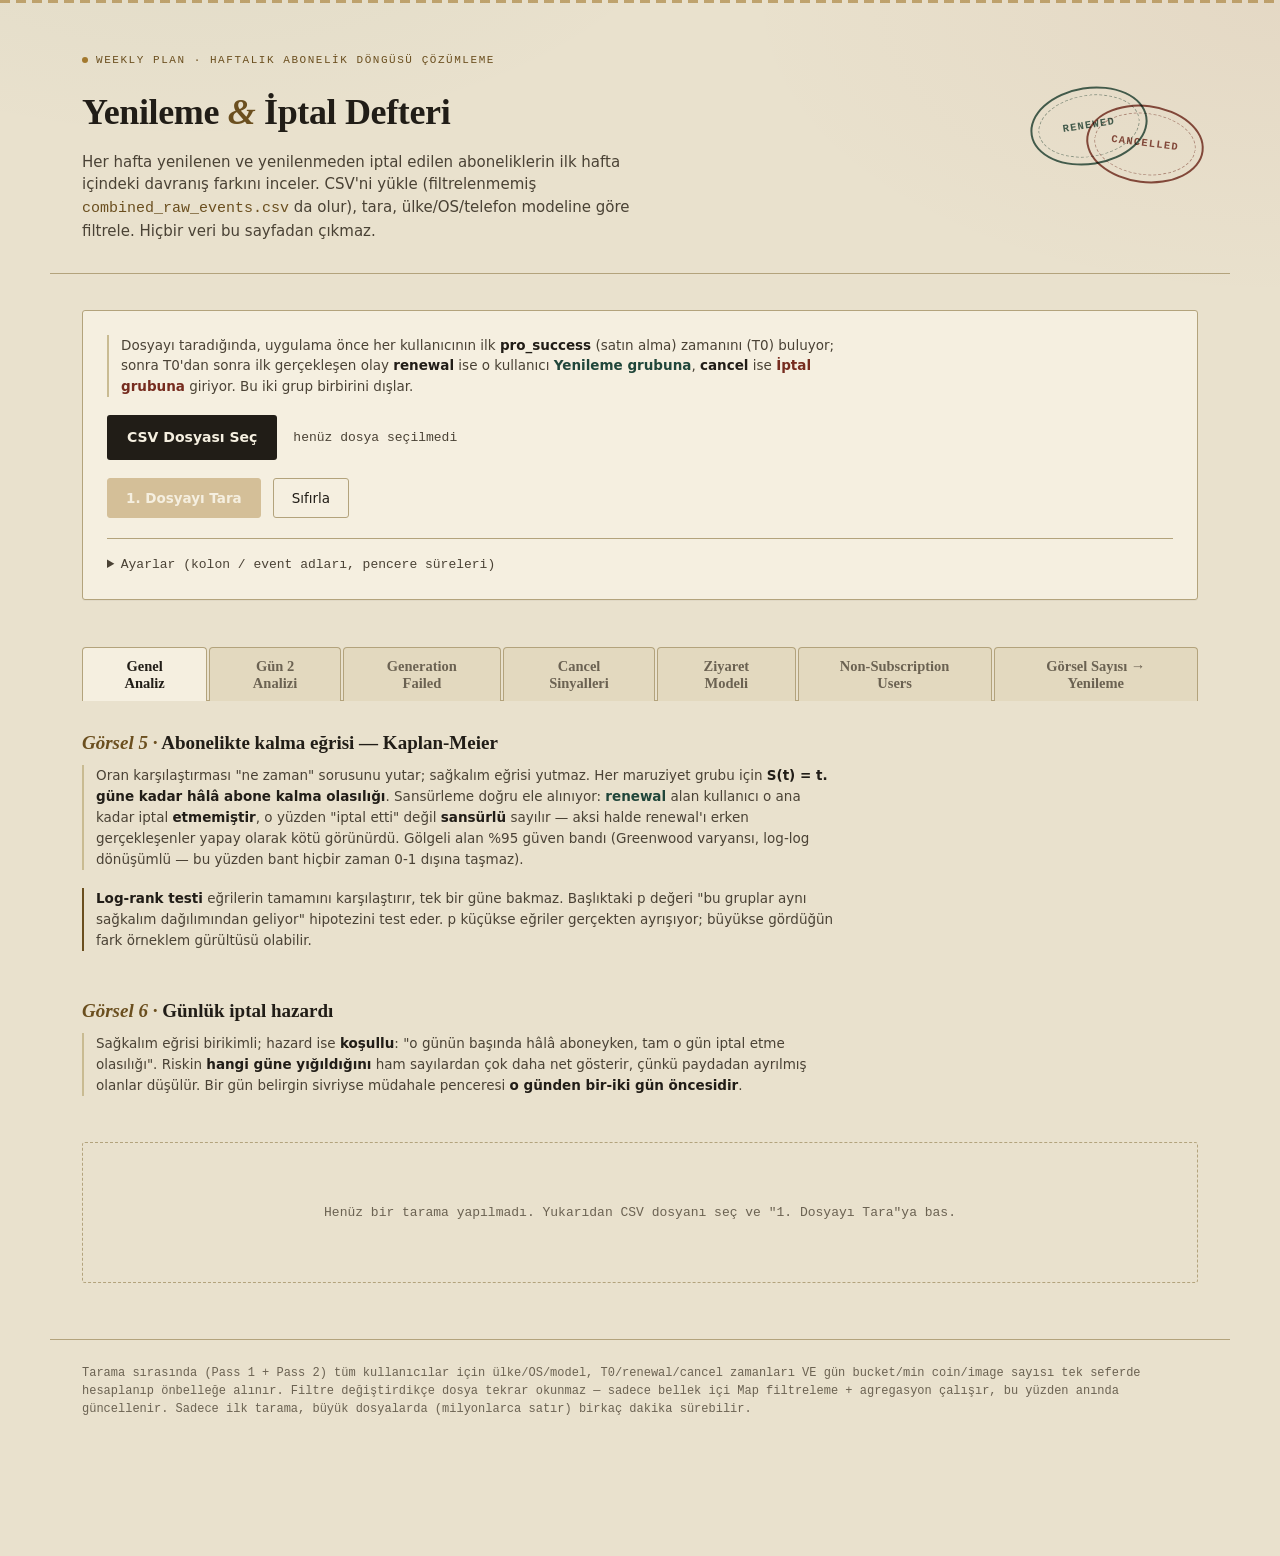
<file: renewal_cancel_dashboard_5.html>
<!DOCTYPE html>
<html lang="tr">
<head>
<meta charset="UTF-8">
<meta name="viewport" content="width=device-width, initial-scale=1.0">
<title>Yenileme &amp; İptal Defteri</title>
<style>
  :root{
    --paper:#e9e1cd;
    --panel:#f5efe0;
    --panel-2:#e3d9bf;
    --line:#b3a37c;
    --line-soft:#c9bb92;
    --ink:#211d17;
    --ink-dim:#4a4235;
    --ink-faint:#6b6252;
    --brass:#a3792e;
    --brass-dim:#6b4f1f;
    --renew:#20463a;
    --renew-soft:#5c7d70;
    --renew-wash:#dbe5df;
    --cancel:#762c1f;
    --cancel-soft:#a8604c;
    --cancel-wash:#ecdcd0;
    --serif: Georgia, "Iowan Old Style", "Palatino Linotype", "Book Antiqua", serif;
    --mono: ui-monospace, "SF Mono", "Cascadia Mono", Consolas, monospace;
    --sans: -apple-system, "Segoe UI", system-ui, sans-serif;
  }

  *{box-sizing:border-box;}
  html,body{margin:0;padding:0;}
  body{
    background:
      radial-gradient(ellipse 900px 500px at 15% -10%, rgba(46,92,78,0.05), transparent 60%),
      radial-gradient(ellipse 900px 500px at 100% 0%, rgba(140,59,44,0.05), transparent 60%),
      var(--paper);
    color:var(--ink);
    font-family:var(--sans);
    line-height:1.5;
    padding-bottom:80px;
  }

  .rail{
    position:fixed; top:0; left:0; right:0; height:3px; z-index:50;
    background:repeating-linear-gradient(90deg, var(--brass) 0 10px, transparent 10px 16px);
    opacity:.6;
  }

  header{
    position:relative;
    padding:52px 32px 30px;
    max-width:1180px; margin:0 auto;
    border-bottom:1px solid var(--line);
  }
  .eyebrow{
    font-family:var(--mono);
    font-size:11px; letter-spacing:.14em; text-transform:uppercase;
    color:var(--brass-dim); margin-bottom:16px; display:flex; align-items:center; gap:8px;
  }
  .eyebrow .dot{width:6px;height:6px;border-radius:50%;background:var(--brass);
    box-shadow:0 0 0 0 rgba(163,121,46,.5); animation:pulse 2.2s infinite;}
  @keyframes pulse{
    0%{box-shadow:0 0 0 0 rgba(163,121,46,.45);}
    70%{box-shadow:0 0 0 7px rgba(163,121,46,0);}
    100%{box-shadow:0 0 0 0 rgba(163,121,46,0);}
  }
  .header-row{display:flex; justify-content:space-between; align-items:flex-start; gap:24px; flex-wrap:wrap;}
  h1{
    font-family:var(--serif);
    font-size:36px; font-weight:600; letter-spacing:-.01em; margin:0 0 12px;
  }
  h1 .amp{color:var(--brass-dim); font-style:italic;}
  header p.sub{
    color:var(--ink-dim); max-width:600px; font-size:15px; margin:0;
  }

  /* -------- imza unsuru: cift mürekkep mühür -------- */
  .stamps{position:relative; width:168px; height:96px; flex-shrink:0; display:none;}
  @media (min-width:720px){ .stamps{display:block;} }
  .stamp{
    position:absolute; width:118px; height:78px; border-radius:50%;
    display:flex; align-items:center; justify-content:center; text-align:center;
    font-family:var(--mono); font-size:10.5px; font-weight:700; letter-spacing:.12em;
    text-transform:uppercase; mix-blend-mode:multiply; opacity:.82;
  }
  .stamp::before{
    content:""; position:absolute; inset:6px; border-radius:50%;
    border:1.5px dashed currentColor; opacity:.55;
  }
  .stamp.s-renew{
    color:var(--renew); border:2.5px solid var(--renew);
    top:2px; left:0; transform:rotate(-9deg);
  }
  .stamp.s-cancel{
    color:var(--cancel); border:2.5px solid var(--cancel);
    top:20px; left:56px; transform:rotate(7deg);
  }

  main{max-width:1180px; margin:0 auto; padding:36px 32px;}

  section{margin-bottom:46px;}
  /* -------- sekmeler (defter ayirici gibi) -------- */
  .tabs{display:flex; gap:2px; margin-bottom:28px; border-bottom:1px solid var(--line);}
  .tab-btn{
    font-family:var(--serif); font-size:14.5px; font-weight:600; color:var(--ink-faint);
    background:var(--panel-2); border:1px solid var(--line); border-bottom:none;
    padding:10px 22px 9px; border-radius:4px 4px 0 0; cursor:pointer;
    position:relative; top:1px;
  }
  .tab-btn.active{
    color:var(--ink); background:var(--panel); border-color:var(--line);
    box-shadow:0 -1px 0 var(--panel) inset;
  }
  .tab-btn:not(.active):hover{color:var(--ink-dim); background:var(--panel);}
  .tab-panel{animation:fadein .18s ease;}
  @keyframes fadein{ from{opacity:0;} to{opacity:1;} }

  .section-head{
    display:flex; align-items:baseline; justify-content:space-between; gap:16px;
    margin-bottom:6px; flex-wrap:wrap;
  }
  .section-head h2{
    font-family:var(--serif); font-size:19px; font-weight:600;
    color:var(--ink); margin:0;
  }
  .section-head h2 b{color:var(--brass-dim); font-weight:700; font-style:italic;}
  .section-head .note{font-size:11.5px; color:var(--ink-faint); font-family:var(--mono);}

  .explain{
    font-size:13.5px; color:var(--ink-dim); max-width:760px;
    margin:8px 0 18px; padding-left:12px; border-left:2px solid var(--line-soft);
    line-height:1.55;
  }
  .explain b{color:var(--ink); font-weight:600;}
  .explain .k-renew{color:var(--renew); font-weight:600;}
  .explain .k-cancel{color:var(--cancel); font-weight:600;}

  .panel{
    background:var(--panel);
    border:1px solid var(--line);
    border-radius:3px;
    padding:24px;
    box-shadow:0 1px 0 rgba(43,38,32,.04);
  }

  /* -------- upload / config -------- */
  .upload-row{display:flex; gap:16px; align-items:center; flex-wrap:wrap;}
  .filebtn{
    position:relative; overflow:hidden;
    display:inline-flex; align-items:center; gap:10px;
    background:var(--ink); color:var(--panel); font-weight:600;
    padding:12px 20px; border-radius:3px; cursor:pointer;
    font-size:14px; border:none; font-family:var(--sans);
  }
  .filebtn input{
    position:absolute; inset:0; opacity:0; cursor:pointer;
  }
  .filebtn:hover{background:var(--brass-dim);}
  #fileLabel{font-family:var(--mono); font-size:13px; color:var(--ink-dim);}

  .run-actions{display:flex; gap:12px; margin-top:18px; flex-wrap:wrap; align-items:center;}
  .btn{
    background:transparent; border:1px solid var(--line); color:var(--ink);
    padding:11px 18px; border-radius:3px; cursor:pointer; font-size:13.5px;
    font-family:var(--sans); font-weight:500;
  }
  .btn:hover{border-color:var(--brass-dim); color:var(--brass-dim);}
  .btn.primary{background:var(--brass); color:var(--panel); border-color:var(--brass); font-weight:700;}
  .btn.primary:hover{background:var(--brass-dim);}
  .btn:disabled{opacity:.4; cursor:not-allowed;}

  details{margin-top:20px; border-top:1px solid var(--line); padding-top:16px;}
  summary{cursor:pointer; font-size:13px; color:var(--ink-dim); font-family:var(--mono); user-select:none;}
  summary:hover{color:var(--brass-dim);}
  .cfg-grid{
    display:grid; grid-template-columns:repeat(auto-fill,minmax(230px,1fr));
    gap:14px; margin-top:16px;
  }
  .cfg-field label{
    display:block; font-size:11px; color:var(--ink-faint); margin-bottom:5px;
    font-family:var(--mono); text-transform:uppercase; letter-spacing:.05em;
  }
  .cfg-field input[type=text], .cfg-field input[type=number]{
    width:100%; background:var(--panel-2); border:1px solid var(--line); color:var(--ink);
    padding:8px 10px; border-radius:3px; font-family:var(--mono); font-size:13px;
  }
  .cfg-field input:focus{outline:1px solid var(--brass-dim); border-color:var(--brass-dim);}
  .cfg-toggle{display:flex; align-items:center; gap:8px; margin-top:4px;}
  .cfg-toggle input{width:16px;height:16px;accent-color:var(--brass);}

  /* -------- progress / log -------- */
  /* -------- cooking animasyonu (tarama sirasinda) -------- */
  #cookingWrap{display:none; align-items:center; gap:16px; margin-top:18px;}
  #cookingWrap svg{flex-shrink:0;}
  .ov-line{stroke:var(--ink); stroke-width:2; fill:none; stroke-linecap:round; stroke-linejoin:round;}
  .ov-dim{stroke:var(--ink-dim); stroke-width:1.6; fill:none; stroke-linecap:round;}
  .ov-glow{fill:var(--brass); opacity:.15; animation:ovenGlow 2s ease-in-out infinite;}
  @keyframes ovenGlow{ 0%,100%{opacity:.12;} 50%{opacity:.32;} }
  .ov-steam{stroke:var(--ink-faint); stroke-width:1.8; fill:none; stroke-linecap:round; opacity:0; animation:steamRise 2.4s ease-out infinite;}
  .ov-steam.s2{animation-delay:.8s;}
  .ov-steam.s3{animation-delay:1.6s;}
  @keyframes steamRise{
    0%{opacity:0; transform:translateY(5px);}
    35%{opacity:.75;}
    100%{opacity:0; transform:translateY(-9px);}
  }
  .cooking-text{
    font-family:var(--serif); font-size:17px; font-style:italic; color:var(--ink-dim);
  }
  .cooking-text .dots span{
    animation:dotBlink 1.4s infinite; display:inline-block;
  }
  .cooking-text .dots span:nth-child(2){animation-delay:.2s;}
  .cooking-text .dots span:nth-child(3){animation-delay:.4s;}
  @keyframes dotBlink{ 0%,60%,100%{opacity:.15;} 30%{opacity:1;} }

  #progressWrap{margin-top:18px; display:none;}
  .progressbar{height:6px; border-radius:3px; background:var(--panel-2); overflow:hidden; border:1px solid var(--line);}
  .progressbar > div{height:100%; width:0%; background:var(--brass); transition:width .15s;}
  #progressLabel{font-family:var(--mono); font-size:12px; color:var(--ink-dim); margin-top:8px;}
  #log{
    margin-top:14px; max-height:150px; overflow-y:auto;
    font-family:var(--mono); font-size:11.5px; color:var(--ink-dim);
    background:var(--panel-2); border:1px solid var(--line); border-radius:3px; padding:10px 12px;
    display:none; white-space:pre-wrap;
  }

  /* -------- stat cards -------- */
  .stat-row{display:grid; grid-template-columns:repeat(auto-fit,minmax(180px,1fr)); gap:14px; margin-top:16px;}
  .stat-card{
    background:var(--panel); border:1px solid var(--line); border-radius:3px;
    padding:16px 18px; position:relative; overflow:hidden;
  }
  .stat-card::before{content:""; position:absolute; left:0; top:0; bottom:0; width:3px;}
  .stat-card.renew::before{background:var(--renew);}
  .stat-card.cancel::before{background:var(--cancel);}
  .stat-card .lbl{font-size:11px; color:var(--ink-faint); font-family:var(--mono); text-transform:uppercase; letter-spacing:.05em;}
  .stat-card .val{font-size:26px; font-weight:700; font-family:var(--mono); margin-top:6px; font-variant-numeric:tabular-nums;}
  .stat-card.renew .val{color:var(--renew);}
  .stat-card.cancel .val{color:var(--cancel);}
  .stat-card .sub{font-size:11.5px; color:var(--ink-faint); margin-top:3px;}

  /* -------- charts -------- */
  .empty{
    color:var(--ink-faint); font-family:var(--mono); font-size:13px;
    text-align:center; padding:60px 20px; border:1px dashed var(--line); border-radius:3px;
  }
  .grid2{display:grid; grid-template-columns:1fr 1fr; gap:20px;}
  .grid3x2{display:grid; grid-template-columns:1fr 1fr; gap:20px;}
  @media (max-width:820px){ .grid2, .grid3x2{grid-template-columns:1fr;} }

  /* -------- filters -------- */
  .filter-grid{display:grid; grid-template-columns:repeat(3,1fr); gap:18px; margin-top:14px;}
  @media (max-width:900px){ .filter-grid{grid-template-columns:1fr;} }
  .filter-group{
    background:var(--panel-2); border:1px solid var(--line); border-radius:3px; padding:14px 14px 10px;
  }
  .filter-group-head{display:flex; justify-content:space-between; align-items:baseline; margin-bottom:8px;}
  .filter-group-head h4{margin:0; font-size:12.5px; text-transform:uppercase; letter-spacing:.06em; color:var(--ink-dim); font-family:var(--mono);}
  .filter-group-actions{display:flex; gap:8px;}
  .filter-group-actions button{
    background:none; border:none; color:var(--brass-dim); font-size:11px; cursor:pointer; font-family:var(--mono); padding:0;
  }
  .filter-group-actions button:hover{text-decoration:underline;}
  .filter-list{max-height:220px; overflow-y:auto; padding-right:4px;}
  .filter-item{
    display:flex; align-items:center; gap:8px; padding:5px 2px; font-size:12.5px;
    border-bottom:1px solid rgba(43,38,32,0.06);
  }
  .filter-item input{accent-color:var(--brass); width:14px; height:14px; flex-shrink:0;}
  .filter-item .fname{flex:1; color:var(--ink); overflow:hidden; text-overflow:ellipsis; white-space:nowrap;}
  .filter-item .fcount{color:var(--ink-faint); font-family:var(--mono); font-size:11px; flex-shrink:0;}
  .filter-empty{color:var(--ink-faint); font-size:12px; font-family:var(--mono); padding:8px 2px;}

  .chart-card{
    background:var(--panel); border:1px solid var(--line); border-radius:3px;
    padding:16px 18px 10px;
  }
  .chart-card h3{
    font-size:13px; margin:0 0 4px; font-weight:600; color:var(--ink); font-family:var(--sans);
  }
  .chart-card .chart-sub{font-size:11.5px; color:var(--ink-faint); margin-bottom:10px; font-family:var(--mono);}
  .chart-card canvas{max-height:260px;}

  /* -------- katsayi tablosu -------- */
  .coef-table{width:100%; border-collapse:collapse; font-family:var(--mono); font-size:11.5px; margin-top:4px;}
  .coef-table th{
    text-align:left; font-weight:600; color:var(--ink-dim); padding:6px 8px;
    border-bottom:1px solid var(--line); font-size:10.5px; text-transform:uppercase; letter-spacing:.04em;
  }
  .coef-table td{padding:6px 8px; border-bottom:1px solid rgba(43,38,32,.07); color:var(--ink);}
  .coef-table .num{text-align:right; font-variant-numeric:tabular-nums;}
  .coef-table .sig{color:var(--cancel); font-weight:700;}
  .coef-table .muted{color:var(--ink-faint);}
  .coef-table tr:last-child td{border-bottom:none;}

  /* -------- cancel sinyal sekmesi -------- */
  .table-scroll{max-height:340px; overflow-y:auto;}
  .ctrl-row{display:flex; gap:16px; flex-wrap:wrap; margin-top:14px; align-items:flex-end;}
  .ctrl-row label{
    display:flex; flex-direction:column; gap:5px; font-size:11px; color:var(--ink-faint);
    font-family:var(--mono); text-transform:uppercase; letter-spacing:.05em;
  }
  .ctrl-row label.wide{flex:1; min-width:240px;}
  .ctrl-row input, .ctrl-row select{
    background:var(--panel-2); border:1px solid var(--line); color:var(--ink);
    padding:8px 10px; border-radius:3px; font-family:var(--mono); font-size:12.5px;
    text-transform:none; letter-spacing:0; min-width:150px;
  }
  .ctrl-row input:focus, .ctrl-row select:focus{outline:1px solid var(--brass-dim); border-color:var(--brass-dim);}
  .inline-ctrl{
    display:flex; gap:14px; flex-wrap:wrap; align-items:flex-end;
    background:var(--panel); border:1px solid var(--line); border-left:3px solid var(--brass);
    border-radius:3px; padding:12px 14px; margin-bottom:14px;
  }
  .inline-ctrl label{
    display:flex; flex-direction:column; gap:5px; font-size:10.5px; color:var(--ink-faint);
    font-family:var(--mono); text-transform:uppercase; letter-spacing:.05em;
  }
  .inline-ctrl label.wide{flex:1; min-width:240px;}
  .inline-ctrl input, .inline-ctrl select{
    background:var(--panel-2); border:1px solid var(--line); color:var(--ink);
    padding:7px 9px; border-radius:3px; font-family:var(--mono); font-size:12.5px;
    text-transform:none; letter-spacing:0; min-width:140px;
  }
  .inline-ctrl input:focus, .inline-ctrl select:focus{outline:1px solid var(--brass-dim); border-color:var(--brass-dim);}
  .ctrl-hint{font-size:10.5px; color:var(--ink-faint); font-family:var(--mono); align-self:center;}

  .scroll-x{overflow-x:auto; overflow-y:hidden; padding-bottom:4px;}
  .scroll-x::-webkit-scrollbar{height:8px;}
  .scroll-x::-webkit-scrollbar-track{background:var(--panel-2); border-radius:4px;}
  .scroll-x::-webkit-scrollbar-thumb{background:var(--line); border-radius:4px;}
  .scroll-x::-webkit-scrollbar-thumb:hover{background:var(--brass-dim);}

  .ignore-panel{
    background:var(--panel); border:1px solid var(--line); border-left:3px solid var(--brass);
    border-radius:3px; padding:12px 14px; margin-bottom:16px;
  }
  .ignore-head{display:flex; align-items:baseline; gap:12px; margin-bottom:8px; flex-wrap:wrap;}
  .ignore-head h4{margin:0; font-size:12px; text-transform:uppercase; letter-spacing:.06em; color:var(--ink-dim); font-family:var(--mono);}
  .ignore-panel .filter-list{max-height:200px; columns:2; column-gap:20px;}
  @media (max-width:700px){ .ignore-panel .filter-list{columns:1;} }

  .table-search{
    width:100%; margin:8px 0 6px; background:var(--panel-2); border:1px solid var(--line);
    border-radius:3px; padding:7px 10px; color:var(--ink); font-family:var(--mono); font-size:12.5px;
  }
  .table-search:focus{outline:1px solid var(--brass-dim); border-color:var(--brass-dim);}
  .table-search::placeholder{color:var(--ink-faint);}
  .search-count{font-size:11px; color:var(--ink-faint); font-family:var(--mono); margin-top:5px;}

  .comment-wrap{margin-top:10px;}
  .comment-box{
    width:100%; background:var(--panel-2); border:1px dashed var(--line);
    border-radius:3px; padding:8px 10px; color:var(--ink);
    font-family:var(--sans); font-size:12.5px; line-height:1.5; resize:vertical;
  }
  .comment-box:focus{outline:none; border-color:var(--brass-dim); border-style:solid; background:var(--panel);}
  .comment-box::placeholder{color:var(--ink-faint); font-style:italic;}

  .read-note{
    font-size:11.5px; color:var(--ink-dim); line-height:1.5;
    margin-top:10px; padding:9px 11px; background:var(--panel-2);
    border-left:2px solid var(--brass-dim); border-radius:2px;
  }
  .read-note b{color:var(--ink);}

  .mini-note{font-size:11.5px; color:var(--ink-faint); margin:10px 0 0; line-height:1.5;}
  .big-stat{display:flex; align-items:baseline; gap:12px; margin:10px 0 4px;}
  .big-num{font-family:var(--mono); font-size:38px; font-weight:700; color:var(--cancel); font-variant-numeric:tabular-nums;}
  .big-sub{font-size:12px; color:var(--ink-faint); font-family:var(--mono);}
  .perf-grid{display:grid; grid-template-columns:repeat(3,1fr); gap:14px; margin-top:12px;}
  @media (max-width:640px){ .perf-grid{grid-template-columns:1fr;} }
  .perf-grid > div{background:var(--panel-2); border:1px solid var(--line); border-radius:3px; padding:12px;}
  .perf-num{display:block; font-family:var(--mono); font-size:24px; font-weight:700; color:var(--ink); font-variant-numeric:tabular-nums;}
  .perf-lbl{display:block; font-size:11px; color:var(--ink-dim); margin-top:5px; font-family:var(--mono);}
  .perf-lbl em{color:var(--ink-faint); font-style:italic; font-size:10.5px;}

  footer{
    max-width:1180px; margin:0 auto; padding:24px 32px 60px;
    color:var(--ink-faint); font-size:12px; font-family:var(--mono);
    border-top:1px solid var(--line); margin-top:20px;
  }
</style>
</head>
<body>

<div class="rail"></div>

<header>
  <div class="eyebrow"><span class="dot"></span>Weekly plan · haftalık abonelik döngüsü çözümleme</div>
  <div class="header-row">
    <div>
      <h1>Yenileme <span class="amp">&amp;</span> İptal Defteri</h1>
      <p class="sub">Her hafta yenilenen ve yenilenmeden iptal edilen aboneliklerin ilk hafta içindeki davranış farkını inceler. CSV'ni yükle (filtrelenmemiş <code style="color:var(--brass-dim);">combined_raw_events.csv</code> da olur), tara, ülke/OS/telefon modeline göre filtrele. Hiçbir veri bu sayfadan çıkmaz.</p>
    </div>
    <div class="stamps" aria-hidden="true">
      <div class="stamp s-renew">Renewed</div>
      <div class="stamp s-cancel">Cancelled</div>
    </div>
  </div>
</header>

<main>

  <!-- ================= UPLOAD & CONFIG ================= -->
  <section class="panel">
    <p class="explain" style="margin-top:0;">Dosyayı taradığında, uygulama önce her kullanıcının ilk <b>pro_success</b> (satın alma) zamanını (T0) buluyor; sonra T0'dan sonra ilk gerçekleşen olay <b>renewal</b> ise o kullanıcı <span class="k-renew">Yenileme grubuna</span>, <b>cancel</b> ise <span class="k-cancel">İptal grubuna</span> giriyor. Bu iki grup birbirini dışlar.</p>
    <div class="upload-row">
      <label class="filebtn">
        CSV Dosyası Seç
        <input type="file" id="fileInput" accept=".csv">
      </label>
      <span id="fileLabel">henüz dosya seçilmedi</span>
    </div>

    <div class="run-actions">
      <button class="btn primary" id="scanBtn" disabled>1. Dosyayı Tara</button>
      <button class="btn" id="resetBtn">Sıfırla</button>
    </div>

    <div id="cookingWrap">
      <svg width="92" height="86" viewBox="0 0 92 86" aria-hidden="true">
        <!-- buhar (firinin ustunden yukseliyor) -->
        <path class="ov-steam s1" d="M32 16 q 2 -4 0 -8 q -2 -4 0 -7"/>
        <path class="ov-steam s2" d="M46 15 q 2 -4 0 -8 q -2 -4 0 -7"/>
        <path class="ov-steam s3" d="M60 16 q 2 -4 0 -8 q -2 -4 0 -7"/>
        <!-- firin govdesi -->
        <rect class="ov-line" x="10" y="22" width="72" height="56" rx="5"/>
        <!-- kontrol dugmeleri -->
        <circle class="ov-line" cx="22" cy="31" r="3"/>
        <circle class="ov-line" cx="34" cy="31" r="3"/>
        <line class="ov-dim" x1="58" y1="31" x2="72" y2="31"/>
        <!-- firin cami -->
        <rect class="ov-line" x="18" y="40" width="56" height="30" rx="4"/>
        <!-- icerideki sicak isilti -->
        <rect class="ov-glow" x="20" y="42" width="52" height="26" rx="3"/>
        <!-- pisen yemek: kulplu guvec + kapak -->
        <path class="ov-line" d="M30 62 h 32 a 3 3 0 0 0 3 -3 v -2 h -38 v 2 a 3 3 0 0 0 3 3 z"/>
        <path class="ov-line" d="M32 57 q 14 -12 28 0"/>
        <circle class="ov-line" cx="46" cy="49" r="1.6"/>
        <!-- guvec kulplari -->
        <path class="ov-dim" d="M26 58 q -3 0 -2 -3"/>
        <path class="ov-dim" d="M66 58 q 3 0 2 -3"/>
      </svg>
      <div class="cooking-text">cooking<span class="dots"><span>.</span><span>.</span><span>.</span></span></div>
    </div>
    <div id="progressWrap">
      <div class="progressbar"><div id="progressFill"></div></div>
      <div id="progressLabel">—</div>
    </div>
    <div id="log"></div>

    <details>
      <summary>Ayarlar (kolon / event adları, pencere süreleri)</summary>
      <div class="cfg-grid">
        <div class="cfg-field">
          <label>User ID kolonları (virgülle)</label>
          <input type="text" id="cfgUserIdCols" value="distinct_id,$user_id">
        </div>
        <div class="cfg-field">
          <label>Zaman kolonları (virgülle)</label>
          <input type="text" id="cfgTimeCols" value="time,timestamp">
        </div>
        <div class="cfg-field">
          <label>pro_success event adı</label>
          <input type="text" id="cfgProSuccess" value="pro_success">
        </div>
        <div class="cfg-field">
          <label>Renewal event adı</label>
          <input type="text" id="cfgRenewal" value="subscription_renewed">
        </div>
        <div class="cfg-field">
          <label>Cancel event adı</label>
          <input type="text" id="cfgCancel" value="subscription_renewal_cancelled">
        </div>
        <div class="cfg-field">
          <label>Image generation event adı</label>
          <input type="text" id="cfgImageGen" value="image_generation_complete">
        </div>
        <div class="cfg-field">
          <label>Image generation FAILED event adı</label>
          <input type="text" id="cfgImageGenFailed" value="image_generation_failed">
        </div>
        <div class="cfg-field">
          <label>AI type kolonları (virgülle)</label>
          <input type="text" id="cfgAiTypeCols" value="ai_type,model_type,generation_type,style_type">
        </div>
        <div class="cfg-field">
          <label>Custom AI type'lar (ayrı incelenecek, virgülle)</label>
          <input type="text" id="cfgCustomAi" value="custom_image_edit,custom-image-edit">
        </div>
        <div class="cfg-field">
          <label>Coin kolonu</label>
          <input type="text" id="cfgCoinsCol" value="current_coins">
        </div>
        <div class="cfg-field">
          <label>Product ID kolonları (virgülle)</label>
          <input type="text" id="cfgProductIdCols" value="product_id,vendor_product_id">
        </div>
        <div class="cfg-field">
          <label>Trial tespiti — product_id içinde aranacak kelime</label>
          <input type="text" id="cfgTrialKeyword" value="free">
        </div>
        <div class="cfg-field">
          <label>Abone kanıtı sayılan ek event'ler (virgülle) — Renewal/Cancel event'lerine ek olarak</label>
          <input type="text" id="cfgImpliedSubEvents" value="image_generation_completed,first_creation_completed">
        </div>
        <div class="cfg-field">
          <label>Weekly keyword</label>
          <input type="text" id="cfgWeeklyKeyword" value="weekly">
        </div>
        <div class="cfg-field">
          <label>Pencere (gün, UTC takvim günü)</label>
          <input type="number" id="cfgWindowDays" value="7">
        </div>
        <div class="cfg-field">
          <label>Ek gözlem dilimi (saat, pencere sonrası)</label>
          <input type="number" id="cfgDay8Hours" value="8">
        </div>
        <div class="cfg-field">
          <label>Ülke kolonları (virgülle)</label>
          <input type="text" id="cfgCountryCols" value="profile_country,mp_country_code">
        </div>
        <div class="cfg-field">
          <label>OS kolonu</label>
          <input type="text" id="cfgOsCol" value="$os">
        </div>
        <div class="cfg-field">
          <label>Telefon modeli kolonları (virgülle)</label>
          <input type="text" id="cfgModelCols" value="$model,device_model">
        </div>
      </div>
      <div class="cfg-toggle">
        <input type="checkbox" id="cfgOnlyWeekly" checked>
        <label for="cfgOnlyWeekly" style="margin:0; text-transform:none; font-family:var(--sans); font-size:13px; color:var(--ink-dim);">Sadece weekly plan kullanıcılarını al</label>
      </div>
      <p style="font-size:11.5px; color:var(--ink-faint); margin-top:10px; font-family:var(--mono);">
        Not: "Telefon modeli kolonları" varsayımı ($model, device_model) veri şeman farklıysa güncelle — taramadan sonra dağılım boş çıkarsa bu ilk kontrol edeceğin yer.
      </p>
      <p style="font-size:11.5px; color:var(--ink-faint); margin-top:6px; font-family:var(--mono);">
        Veri temizleme: current_coins = -1 olan hücreler 0 kabul ediliyor; bunun dışındaki negatif değerler (-2, -50 vb.) anomali sayılıp null yapılıp hesaplamalara hiç dahil edilmiyor.
      </p>
    </details>
  </section>

  <!-- ================= FILTERS ================= -->
  <section class="panel" id="filterSection" style="display:none;">
    <div class="section-head">
      <h2><b>2 ·</b> Demografik filtre</h2>
      <span class="note">varsayılan: hepsi seçili</span>
    </div>
    <p class="explain">Her kullanıcının ülke/OS/telefon modeli, o kullanıcının tüm satırlarında <b>en sık görülen değer</b> alınarak belirlendi. Bir kutucuğu işaretini kaldırdığında o değere sahip kullanıcılar tüm grafiklerden anında çıkar — dosya yeniden okunmaz, sadece bellekteki hesap tekrar toplanır.</p>
    <div class="filter-grid" id="filterGrid"></div>
    <div class="run-actions">
      <button class="btn" id="applyFilterBtn">Yeniden Hesapla (opsiyonel — filtreler zaten anında uygulanır)</button>
    </div>
  </section>

  <!-- ================= SEKMELER ================= -->
  <div class="tabs">
    <button class="tab-btn active" data-tab="tabMain">Genel Analiz</button>
    <button class="tab-btn" data-tab="tabDay2">Gün 2 Analizi</button>
    <button class="tab-btn" data-tab="tabGenFail">Generation Failed</button>
    <button class="tab-btn" data-tab="tabCancelSignals">Cancel Sinyalleri</button>
    <button class="tab-btn" data-tab="tabVisitModel">Ziyaret Modeli</button>
    <button class="tab-btn" data-tab="tabNonSub">Non-Subscription Users</button>
    <button class="tab-btn" data-tab="tabImgRenewal">Görsel Sayısı → Yenileme</button>
  </div>

  <div class="tab-panel" id="tabMain">
  <!-- ================= STATS ================= -->
  <section id="statsSection" style="display:none;">
    <div class="section-head">
      <h2><b>Grup</b> özeti</h2>
    </div>
    <div class="stat-row" id="statRow"></div>
  </section>

  <!-- ================= GÖRSEL 1 ================= -->
  <section id="visual1" style="display:none;">
    <div class="section-head">
      <h2><b>Görsel 1 ·</b> Son event günü, medyan min coin, medyan görsel sayısı</h2>
      <span class="note">UTC takvim günü · son bar = pencere sonrası ek gözlem</span>
    </div>
    <p class="explain">Üst sıra: her kullanıcının pencere içindeki <b>son olayının</b> hangi takvim gününe denk geldiğini sayar — bu, kullanıcının ne zaman sessizleştiğinin (ya da <span class="k-cancel">iptal</span> ettiğinin) bir göstergesi. Orta sıra: o son güne düşen kullanıcıların, pencere boyunca gördükleri <b>en düşük</b> coin bakiyesinin medyanı. Alt sıra: aynı kullanıcıların ürettiği <b>görsel sayısının</b> medyanı. <span class="k-renew">Yenileme</span> grubunda pencere yenilemeye kadar kesilir; <span class="k-cancel">İptal</span> grubunda pencere sabit kalır (iptal sonrası da dönem sonuna kadar kullanım sürebilir).</p>
    <div class="grid3x2" id="visual1Grid"></div>
  </section>

  <!-- ================= GÖRSEL 2 ================= -->
  <section id="visual2" style="display:none;">
    <div class="section-head">
      <h2><b>Görsel 2 ·</b> İptal grubu: pencere sonu vs ek gözlem günü coin dağılımı</h2>
    </div>
    <p class="explain">Aynı metrik (pencere içi minimum coin), tek bir medyan sayı değil, <b>gerçek dağılım</b> olarak. Sağdaki panel pencere bittikten sonraki ek gözlem gününü gösteriyor — bu dilimde kısıtlama yok, yani gecikmeli bir yenileme burada görünebilir.</p>
    <div class="grid2" id="visual2Grid"></div>
  </section>

  <!-- ================= GÖRSEL 3 ================= -->
  <section id="visual3" style="display:none;">
    <div class="section-head">
      <h2><b>Görsel 3 ·</b> İptal grubu: gerçek cancel olayı kaçıncı günde</h2>
    </div>
    <p class="explain">Görsel 1'deki "son aktivite günü" bir vekil ölçüttü; bu grafik <b>gerçek <span class="k-cancel">cancel</span> olayının kendisinin</b> T0'dan itibaren hangi takvim gününde tetiklendiğini gösteriyor.</p>
    <div class="chart-card" id="visual3Holder"></div>
  </section>

  <!-- ================= GÖRSEL 4 ================= -->
  <section id="visual4" style="display:none;">
    <div class="section-head">
      <h2><b>Görsel 4 ·</b> Pencerenin son gününde ayrılanlar: kaç ayrı gün aktifti</h2>
    </div>
    <p class="explain">Sadece son güne düşen kullanıcılara bakıyoruz ve pencere boyunca kaç <b>farklı takvim gününde</b> en az bir olay ürettiklerini sayıyoruz. Değer 1'e yakınsa kullanıcı büyük ölçüde tek gün aktif olup sonra sessizleşmiş; değer pencere uzunluğuna yakınsa düzenli kullanmış ama son günde ayrılmış demektir.</p>
    <div class="grid2" id="visual4Grid"></div>
  </section>
    <section>
      <div class="section-head">
        <h2><b>Görsel 5 ·</b> Abonelikte kalma eğrisi — Kaplan-Meier</h2>
      </div>
      <p class="explain">Oran karşılaştırması "ne zaman" sorusunu yutar; sağkalım eğrisi yutmaz. Her maruziyet grubu için <b>S(t) = t. güne kadar hâlâ abone kalma olasılığı</b>. Sansürleme doğru ele alınıyor: <span class="k-renew">renewal</span> alan kullanıcı o ana kadar iptal <b>etmemiştir</b>, o yüzden "iptal etti" değil <b>sansürlü</b> sayılır — aksi halde renewal'ı erken gerçekleşenler yapay olarak kötü görünürdü. Gölgeli alan %95 güven bandı (Greenwood varyansı, log-log dönüşümlü — bu yüzden bant hiçbir zaman 0-1 dışına taşmaz).</p>
      <p class="explain" style="border-left-color:var(--brass-dim);"><b>Log-rank testi</b> eğrilerin tamamını karşılaştırır, tek bir güne bakmaz. Başlıktaki p değeri "bu gruplar aynı sağkalım dağılımından geliyor" hipotezini test eder. p küçükse eğriler gerçekten ayrışıyor; büyükse gördüğün fark örneklem gürültüsü olabilir.</p>
      <div id="adv1Grid"></div>
    </section>
    <section>
      <div class="section-head">
        <h2><b>Görsel 6 ·</b> Günlük iptal hazardı</h2>
      </div>
      <p class="explain">Sağkalım eğrisi birikimli; hazard ise <b>koşullu</b>: "o günün başında hâlâ aboneyken, tam o gün iptal etme olasılığı". Riskin <b>hangi güne yığıldığını</b> ham sayılardan çok daha net gösterir, çünkü paydadan ayrılmış olanlar düşülür. Bir gün belirgin sivriyse müdahale penceresi <b>o günden bir-iki gün öncesidir</b>.</p>
      <div id="adv2Grid"></div>
    </section>
  </div><!-- /tabMain -->

  <div class="tab-panel" id="tabDay2" style="display:none;">
  <!-- ================= GÖRSEL 5 ================= -->
  <section id="visual5">
    <div class="section-head">
      <h2><b>Görsel 7 ·</b> Seçili günde de aktif olanlar: max coin ve o gün harcanan coin</h2>
      <span class="note" id="visual5DayNote">gün 2</span>
    </div>
    <p class="explain">Sadece satın alma günü değil, <b id="visual5DayLabel">gün 2</b>'de de en az bir olay üreten kullanıcıları süzüyoruz. Üst sıra: bu kullanıcıların pencere boyunca gördükleri <b>en yüksek</b> coin bakiyesi (genelde satın alma anına yakın). Alt sıra: <b>o güne özel</b> harcanan miktar (o günün en yüksek ve en düşük bakiyesi arasındaki fark) — "ilk gün heyecanı geçtikten sonra da coin yakıyorlar mı" sorusuna cevap. X ekseni sabit 30'luk coin dilimleri (0-30, 30-60, ...).</p>
    <div class="run-actions" style="margin-top:0; margin-bottom:14px;">
      <label style="display:flex; align-items:center; gap:8px; font-size:13px; color:var(--ink-dim); font-family:var(--sans);">
        Gün
        <input type="number" id="visual5DayInput" value="2" min="1" style="width:64px; background:var(--panel-2); border:1px solid var(--line); color:var(--ink); padding:7px 9px; border-radius:3px; font-family:var(--mono); font-size:13px;">
      </label>
      <span class="note" style="font-family:var(--sans); color:var(--ink-faint);">değiştirdikçe anında yeniden hesaplanır (pencere uzunluğuyla sınırlı)</span>
    </div>
    <div class="grid2" id="visual5Grid"></div>
  </section>

  <!-- ================= SCATTER: GÜN1 COIN -> GÜN2 DÖNÜŞ ================= -->
  <section id="scatterSection">
    <div class="section-head">
      <h2><b>Görsel 8 ·</b> Gün 1'de kalan coin → gün 2'de geri dönme oranı</h2>
    </div>
    <p class="explain">Her kullanıcının <b>gün 1 sonunda hesabında kalan</b> (o gün içindeki minimum) coin miktarına göre 10'luk dilimlere ayırıp, o dilimdeki kullanıcıların <b>yüzde kaçının gün 2'de de</b> en az bir olay ürettiğini gösteriyoruz. Örneğin x=0 noktası "gün 1 sonunda 0-9 coin kalan kullanıcıların gün 2'ye dönüş yüzdesi"ni temsil ediyor. Coin bitmesiyle geri dönmeme arasında bir ilişki var mı, burada görülüyor.</p>
    <div class="grid2" id="scatterGrid"></div>
  </section>

  <!-- ================= GÖRSEL 7: GÜN2 CANCEL ORANI ================= -->
  <section id="day2CancelSection">
    <div class="section-head">
      <h2><b>Görsel 9 ·</b> Gün 2'de coin bitince hemen cancel ediyorlar mı?</h2>
    </div>
    <p class="explain"><b>Gün 2'de uygulamaya giren</b> kullanıcıları, <b>gün 2 içinde hesapta kalan en düşük</b> coin miktarına göre 10'luk dilimlere ayırıp, her dilimde kullanıcıların <b>yüzde kaçının cancel event'inin TAM OLARAK gün 2'de</b> gerçekleştiğini gösteriyoruz. Eğri sola doğru (düşük coin) yükseliyorsa, bu "gün 2'de coin'in dibini görünce hemen cancel etme" trendinin nicel kanıtı olur — o zaman bu segmente "iptal etme, sana coin verelim" gibi bir teklif test etmek mantıklı olabilir. Grafik renewal/cancel grup ayrımından bağımsız, gün 2'de coin verisi olan tüm kullanıcıları kapsıyor.</p>
    <div id="day2CancelGrid"></div>
  </section>
    <section>
      <div class="section-head">
        <h2><b>Görsel 10 ·</b> Coin tükenme yörüngesi</h2>
      </div>
      <p class="explain">İki grubun coin bakiyesi gün gün nasıl ayrışıyor? Eğriler erken ayrılıyorsa coin ekonomisi bir <b>erken uyarı sinyali</b> olarak kullanılabilir. Dikkat: her günün paydası <b>o gün aktif olanlar</b>, yani ilerleyen günlerde örneklem daralır ve seçilim etkisi girer (kalanlar zaten daha bağlı kullanıcılardır) — eğrinin sonundaki yükseliş bunun eseri olabilir.</p>
      <div id="adv4Grid"></div>
    </section>
  </div><!-- /tabDay2 -->

  <div class="tab-panel" id="tabGenFail" style="display:none;">
    <section class="panel">
      <div class="section-head"><h2><b>Segment ·</b> AI type ayrımı</h2></div>
      <p class="explain"><code>custom_image_edit</code> ve <code>custom-image-edit</code> türleri yapısal olarak fail'e daha yatkın. Bunları diğer türlerle birlikte değerlendirmek yanıltıcı olur: "fail alanlar daha çok iptal ediyor" bulgusu aslında "custom edit kullananlar daha çok iptal ediyor"un yansıması olabilir. Bu yüzden bu sekmedeki <b>tüm analizler</b> segmente göre yeniden hesaplanır.</p>
      <p class="explain" style="border-left-color:var(--brass-dim);">Kullanıcı, <b>ilk generation denemesinin türüne</b> göre segmente atanır — böylece her analiz kendi içinde tutarlı bir popülasyon üzerinde çalışır. Bir kullanıcı hem custom hem normal tür kullanmış olabilir; atama ilk denemeye bakar. Segmentleri tek tek gezip aynı bulgunun her ikisinde de sürüp sürmediğine bak: sürüyorsa fail etkisi gerçek, yalnızca birinde varsa etki o türe özgü.</p>
      <div class="inline-ctrl">
        <label>Segment
          <select id="aiSegment">
            <option value="all">Tümü</option>
            <option value="custom">Yalnızca custom image edit</option>
            <option value="other">Yalnızca diğer türler</option>
            <option value="none">Hiç generation denemesi olmayanlar</option>
          </select>
        </label>
        <span class="ctrl-hint" id="aiSegNote">—</span>
      </div>
    </section>
    <section>
      <div class="section-head">
        <h2><b>Kurgu ·</b> Maruziyet grupları</h2>
      </div>
      <p class="explain">Her kullanıcıyı, penceresi içindeki <b>ilk generation denemesine</b> göre dört gruba ayırıyoruz: <span class="k-renew">A</span> — ilk denemesi başarılı; <b>B1</b> — ilk denemesi fail ama sonradan başarmış; <span class="k-cancel">B2</span> — ilk denemesi fail, hiç başaramamış; <b>C</b> — hiç deneme yapmamış. C'yi ayrı tutmak şart: hiç denemeyenler "başarılı" grubuna karışırsa A'nın cancel oranı yapay olarak şişer ve fail'in etkisi silinir. Sonuç ölçütü diğer sekmelerle aynı: kullanıcının <b>renewal</b> mı yoksa <b>cancel</b> grubuna mı düştüğü.</p>
      <p class="explain" style="border-left-color:var(--brass-dim);">Fail oranı düşük olduğu için B2 grubu küçük kalabilir; bu yüzden her orana <b>%95 Wilson güven aralığı</b> ve <b>n</b> ekledim. İki grubun aralıkları üst üste biniyorsa aradaki fark <b>yorumlanamaz</b> — gürültüyü trend sanmamak için bu çubuklara bak. Ayrıca bu gözlemsel bir analiz: fark bulunsa bile "fail iptale yol açıyor" değil, "fail alanlarda iptal daha yüksek" diyebiliriz.</p>
    </section>

    <section>
      <div class="section-head">
        <h2><b>Görsel 11 ·</b> Cancel grubuna düşme oranı</h2>
      </div>
      <p class="explain">Ana bulgu. Her maruziyet grubunda kullanıcıların yüzde kaçı ilk haftayı <b>cancel</b> grubunda kapatmış. <span class="k-cancel">B2</span> barı <span class="k-renew">A</span>'dan belirgin yüksekse ve aralıklar ayrışıyorsa, hipotezin destekleniyor demektir.</p>
      <div id="gf1Grid"></div>
    </section>

    <section>
      <div class="section-head">
        <h2><b>Görsel 12 ·</b> Gün 2'ye dönüş oranı</h2>
      </div>
      <p class="explain">Cancel resmi bir aksiyon; <b>geri dönmemek</b> daha erken ve daha hassas bir terk sinyali. Gözlem penceresi gün 2 başlamadan biten kullanıcılar (ör. renewal'ı gün 1'de gerçekleşenler) <b>hariç tutuldu</b> — onlar için "döndü mü" sorusu ölçülemez, "dönmedi" saymak fail grubunu haksız yere kötü gösterirdi.</p>
      <div id="gf2Grid"></div>
    </section>

    <section>
      <div class="section-head">
        <h2><b>Görsel 13 ·</b> Son aktivite günü dağılımı</h2>
      </div>
      <p class="explain">Fail alanlar daha <b>erken</b> mi sessizleşiyor? Grup büyüklükleri çok farklı olduğu için ham sayı değil, <b>grup içi yüzde</b> gösteriliyor — paneller böylece karşılaştırılabilir.</p>
      <div class="grid2" id="gf3Grid"></div>
    </section>

    <section>
      <div class="section-head">
        <h2><b>Görsel 14 ·</b> İlk fail → cancel arası süre</h2>
      </div>
      <p class="explain">İlk denemesi fail olup cancel grubuna düşenler arasında, fail'den sonra iptale kadar geçen gün sayısı. Kütle <b>0-1 gün</b> aralığında toplanıyorsa nedensel bağ çok daha inandırıcı olur; süre günlere yayılıyorsa iptalin başka sebepleri ağır basıyor demektir.</p>
      <div id="gf4Grid"></div>
    </section>

    <section>
      <div class="section-head">
        <h2><b>Görsel 15 ·</b> Doz-yanıt: fail sayısı → cancel oranı</h2>
      </div>
      <p class="explain">Fail sayısı arttıkça cancel oranı <b>monoton</b> yükseliyorsa bulgu güçlenir. Ama dikkat: çok deneyen kullanıcının fail görme olasılığı da yüksektir, yani bu grafik <b>kullanım yoğunluğuyla karışık</b> bir sinyal taşır. Görsel 11 bu sapmadan bağımsızdır (herkeste tam 1 gözlem: ilk deneme), o yüzden çelişirlerse Görsel 11'e güven.</p>
      <div id="gf5Grid"></div>
    </section>
    
    <section>
      <div class="section-head"><h2><b>Görsel 16 ·</b> Failler hangi AI type'ta yoğunlaşıyor</h2></div>
      <p class="explain">Üç grafik. <b>Birincisi</b> ham fail sayısı — çok kullanılan bir tür doğal olarak öne çıkar, tek başına yanıltıcıdır. <b>İkincisi</b> fail <b>yüzdesi</b> (fail ÷ toplam deneme); az kullanılan ama sürekli patlayan bir tür ancak burada görünür. <b>Üçüncüsü</b> yalnızca ilk denemesi fail olan kullanıcıların o ilk failinin türü — kullanıcı başına tek gözlem olduğu için kullanım yoğunluğu sapmasından arınmıştır.</p>
      <p class="explain" style="border-left-color:var(--brass-dim);">Bölümde <b>iki ayrı tablo</b> var ve kapsamları farklı — karıştırılırsa sayılar çelişkili görünür. <b>İlk hafta tablosu:</b> yalnızca renewal/cancel grubuna atanmış kullanıcıların 7 günlük penceresi; demografik filtre ve segment seçimi uygulanır. <b>Tüm zamanlar tablosu:</b> dosyadaki her generation olayı; hiçbir filtre uygulanmaz. Aynı türün iki tabloda farklı sayı göstermesi normaldir ve her tablonun başlığında kapsamı yazılıdır.</p>
      <p class="explain" style="border-left-color:var(--brass-dim);">Tüm zamanlar tablosunda <b>★</b> işaretli türler, genel fail oranının 1,5 katından fazlasını gösteren ve en az 100 denemesi olanlardır — gerçekten sorunlu adaylar bunlar. "Tüm faillerin payı" sütunu ise o türün toplam fail hacmindeki ağırlığını verir: bir tür yüksek oranlı olabilir ama az kullanıldığı için toplam etkisi küçük kalabilir. Müdahale önceliği için ikisine birlikte bakmak gerekir. Deneme sayısı 100'ün altındaki türlerde oran oynak olduğu için soluk gösterilir.</p>
      <div id="gf6Grid"></div>
    </section>
    <section>
      <div class="section-head"><h2><b>Görsel 17 ·</b> AI type'ların zaman çizelgesi</h2></div>
      <p class="explain">AI type'lar dönemsel olarak yenilendiği için, bir türün fail oranı yüksek çıkması onun <b>hangi dönemde</b> aktif olduğuyla ilgili olabilir. Bu iki grafik, fail oranı <b>%10'un üzerinde</b> olan türleri (en az 30 deneme) zaman ekseninde gösterir — her tür farklı bir renk.</p>
      <p class="explain" style="border-left-color:var(--brass-dim);">Üstteki grafik <b>kullanımı</b>, alttaki <b>failleri</b> gösterir; aynı renkler, aynı eksen. İkisini karşılaştır: bir tür kullanımda olduğu <b>tüm dönem boyunca</b> fail veriyorsa yapısal bir sorun var demektir. Yalnızca belirli bir aralıkta fail veriyorsa o döneme özgü bir arıza (sürüm hatası, sağlayıcı kesintisi) söz konusu olabilir — bu ikisi çok farklı müdahaleler gerektirir.</p>
      <p class="mini-note">Grafiklerde yalnızca eşiği aşan türler var; altındaki tabloda <b>tüm türler</b> listelenir ve grafikte gösterilenler ● ile işaretlenir.</p>
      <div id="gf7Grid"></div>
    </section>
  </div><!-- /tabGenFail -->

  <div class="tab-panel" id="tabCancelSignals" style="display:none;">
    <section class="panel">
      <div class="section-head"><h2><b>Kurgu ·</b> Cancel öncesi davranış</h2></div>
      <p class="explain">Abonelik iptali uygulama dışında (store'da) yapılıyor, ama iptali <b>düşünen</b> kullanıcı büyük ihtimalle önce uygulamada bazı ekranlara giriyor. Burada iptalden hemen önceki davranışı arıyoruz. Pencereyi saat yerine <b>olay sayısı</b> ile tanımlıyoruz: yoğun kullanıcı 6 saatte 200 olay üretir, seyrek kullanıcı 5 olay — olay sayısı sabitlenince her kullanıcı için <b>eşit derinlikte</b> iki pencere karşılaştırılmış olur.</p>
      <p class="explain" style="border-left-color:var(--brass-dim);">Bir uyarı: <code>subscription_renewal_cancelled</code> store webhook'unun düştüğü andır, kullanıcının iptal butonuna bastığı an değil. Aradaki gecikmede üretilen olaylar vaka penceresine karışabilir — olay penceresi bunu <b>çözmez</b>, yalnızca gecikme varyansına karşı daha dayanıklıdır. Ters funnel'da son olaylar hep masum görünüyorsa (ör. sadece <code>app_open</code>) gecikme şüphesi güçlenir.</p>
      <p class="mini-note">Ayarlar bu sekmede tek bir yerde toplanmıyor — her kontrol, etkilediği grafiğin hemen üstünde.</p>
    </section>

    <section>
      <div class="section-head"><h2><b>Görsel 18 ·</b> Event kataloğu</h2></div>
      <p class="explain">Şemayı bilmeden funnel kurulamaz. Hangi olaylar var, ne sıklıkta, kaç kullanıcıda — <code>settings</code> benzeri aday ekranları burada göreceksin. "Kullanıcı %" yalnızca en sık 60 olay için hesaplanır (bellek sınırı).</p>
      <div id="cs1Grid"></div>
    </section>

    <section>
      <div class="section-head"><h2><b>Görsel 19 ·</b> Teşhis: pencere gerçekte ne kadar sürüyor</h2></div>
      <p class="explain">Pencereyi saat yerine <b>olay sayısı</b> ile tanımladık — bu, yoğun ve seyrek kullanıcıyı eşitlediği için doğru seçim. Ama bir bedeli var: X olay bir kullanıcıda 20 dakika, başka birinde 4 gün sürebilir. İkinci durumda "iptalden hemen önce" dediğimiz şey aslında "geçen hafta" olur ve tüm çerçeve çöker.</p>
      <p class="explain" style="border-left-color:var(--brass-dim);">Bu yüzden önce buraya bak: <b>medyan saatler mertebesindeyse</b> Görsel 20'deki sonuçlar sağlam. <b>1 günü aşıyorsa</b> X'i düşür — ek faydası da var, X küçülünce daha az kullanıcı elenir ve tablo daha temsili olur.</p>
    <div class="inline-ctrl">
      <label>X (pencere başına olay)<input type="number" id="csX" value="20" min="2" max="100"></label>
      <label class="wide">Sayma dışı bırakılacak eventler (virgülle)
        <input type="text" id="csExclude" placeholder="ör. home_view, session_start"></label>
      <span class="ctrl-hint">Görsel 19, 20 ve 21'i birlikte etkiler</span>
    </div>
      <div id="cs2Grid"></div>
    </section>

    <section>
      <div class="section-head"><h2><b>Görsel 20 ·</b> Öncü sinyal sıralaması (kontrol kollu)</h2></div>
      <p class="explain">Her kullanıcının <b>iptalden önceki son X olayı</b> (vaka) ile <b>ondan önceki X olayı</b> (kontrol) karşılaştırılır. Kullanıcı <b>kendi kontrolü</b> olduğu için ülke, cihaz, genel aktiflik gibi kişi düzeyindeki karıştırıcılar düşer. <b>b</b> = sadece vaka penceresinde görüldü, <b>c</b> = sadece kontrolde. Eşleştirilmiş veri olduğu için McNemar testi kullanılıyor.</p>
      <p class="explain" style="border-left-color:var(--brass-dim);"><b>Neden kontrol kolu var:</b> düz case-crossover'ın bilinen zayıflığı <b>zaman eğilimi yanlılığıdır</b>. Faturalandırma günü sabit olduğu için <b>herkes</b> — yenileyecek olan da — dönem sonuna yaklaşırken aboneliğine bakıyor olabilir. O zaman iptal edenlerde artış görürsün ama bu takvimin etkisidir, iptal sinyali değil.</p>
      <p class="explain" style="border-left-color:var(--brass-dim);">Bu yüzden aynı hesap <b>yenileyen kullanıcılar</b> için de yapılıyor (çapa = yenileme anı). <b>Düzeltilmiş OR = iptal OR ÷ yenileme OR.</b> Yenileme kolunda da OR yüksekse sinyal takvim etkisidir ve düzeltilmiş değer 1'e yaklaşır. Tablo düzeltilmiş OR'a göre sıralı — <b>asıl bakılacak sütun bu</b>. Yenileme kolunda çok az veri varsa hücre soluk gösterilir; düzeltmeye güvenme.</p>
    <div id="cs3Grid"></div>
    </section>

        <section>
      <div class="section-head"><h2><b>Görsel 21 ·</b> Kullanıcı tanımlı funnel</h2></div>
      <p class="explain">Yukarıdan seçtiğin adımlar, <b>ilk görülme zamanına göre sıralı</b> tamamlanmış sayılır (2. adım 1. adımdan önce olmuşsa funnel orada kesilir). Cancel ve renewal grubu üst üste çizilir — aradaki açıklık, o yolun iptal niyetine özgü olup olmadığını gösterir.</p>
    <div class="inline-ctrl">
      <label>1. adım<select id="csF1"></select></label>
      <label>2. adım<select id="csF2"></select></label>
      <label>3. adım<select id="csF3"></select></label>
      <label>4. adım<select id="csF4"></select></label>
    </div>
      <div id="cs5Grid"></div>
    </section>

    <section>
      <div class="section-head"><h2><b>Görsel 22 ·</b> Sinyali yapanlar vs tüm kullanıcılar</h2></div>
      <p class="explain">Sinyal eğrisi tek başına yorumlanamaz — bir kıyas noktası gerekir. Bu yüzden <b>filtresiz eğri</b> (tüm kullanıcılar) da çizildi. İki eğri arasındaki açıklık, o davranışın gerçekten daha hızlı bir iptale işaret edip etmediğini gösterir. Karşılaştırma tutarlı olsun diye <b>her iki eğri de T0'dan (satın alma anından) başlar</b>.</p>
      <p class="explain" style="border-left-color:var(--brass-dim);">İki uyarı. <b>Birincisi:</b> filtresiz eğri sinyali yapanları da içinde barındırır (alt küme ilişkisi), bu yüzden gerçek fark gösterilenden biraz büyüktür. <b>İkincisi — ölümsüz zaman yanlılığı:</b> sinyali yapan kullanıcı, o olayı üretebilmek için o ana kadar zaten abone kalmak zorundaydı. Bu, sinyal grubunun erken dönem sağkalımını yapay olarak yükseltir; yani eğrilerin baştaki yakınlığı gerçek farkı <b>olduğundan küçük</b> gösterir.</p>
      <p class="explain">Müdahale penceresi için başlıktaki <b>"sinyalden iptale medyan süre"</b> değerine bak: saatler mertebesindeyse push bildirimi yetişmez, uygulama içi anlık müdahale gerekir.</p>
    <div class="inline-ctrl">
      <label class="wide">Sinyal eventi<select id="csSignal"></select></label>
      <span class="ctrl-hint">Görsel 22, 23, 26 ve 27'yi birlikte etkiler</span>
    </div>
      <div id="cs6Grid"></div>
    </section>

    <section>
      <div class="section-head"><h2><b>Görsel 23 ·</b> Olayı yapanlar vs yapmayanlar: iptal oranı</h2></div>
      <p class="explain">Seçilen olayı <b>en az bir kez</b> yapanlar ile hiç yapmayanların iptal oranı, güven aralıklarıyla. Buradaki "iptal", <b>ilk hafta (7 günlük gözlem penceresi) içinde cancel grubuna düşmüş olmak</b> demektir — kullanıcı renewal almadan önce iptal etmişse bu gruptadır. Sabit bir saat ufku değil.</p>
      <p class="explain" style="border-left-color:var(--brass-dim);">Taban oran zaten yüksekse mutlak fark küçük görünür; o yüzden <b>lift</b> değerine bak. Ayrıca bu bir ilişki ölçüsüdür: olayı yapanlarda iptal daha yüksek olabilir ama bu, olayın iptale <b>yol açtığı</b> anlamına gelmez.</p>
      <div id="cs7Grid"></div>
    </section>

    <section>
      <div class="section-head"><h2><b>Görsel 24 ·</b> Olay kombinasyonu → iptal oranı</h2></div>
      <p class="explain">Tek tek olaylar yerine <b>birlikte görülme</b>. Son N olayda seçtiğin olaylardan hangileri varsa, o kombinasyondaki kullanıcıların iptal oranı. Payda hem iptal edenleri hem yenileyenleri kapsar (yenileyenler için çapa = yenileme anı), yani bu gerçek bir olasılık — Görsel 19'daki gibi sadece iptal edenler içinde bir karşılaştırma değil.</p>
      <p class="explain" style="border-left-color:var(--brass-dim);"><b>"Beklenen" sütunu:</b> iki olay birbirinden bağımsız olsaydı o hücrede kaç kişi olurdu. Gözlenen sayı bundan belirgin yüksekse, bu olayların birlikte görülmesi tesadüf değildir — kendi başına bir bulgu. <b>Kat sütunu</b> taban orana göre kazancı gösterir; güven aralığı 1'i içeriyorsa gerçek bir kazanç olmayabilir. <b>⚠ işaretli satırlarda n&lt;30</b>, orana değil aralığa bak.</p>
      <div class="inline-ctrl">
        <label>Olay 1<select id="csC1"></select></label>
        <label>Olay 2<select id="csC2"></select></label>
        <label>Olay 3 (ops.)<select id="csC3"></select></label>
        <label>Pencere (olay)<input type="number" id="csComboN" value="15" min="2" max="200"></label>
      </div>
      <div id="cs8Grid"></div>
    </section>

    <section>
      <div class="section-head"><h2><b>Görsel 25 ·</b> Sinyalden sonra iptal riski</h2></div>
      <p class="explain">Seçtiğin olayı <b>herhangi bir anda</b> yapan kullanıcı, bundan sonra ne olasılıkla iptal ediyor? Aynı soru <b>iki farklı ölçekte</b> cevaplanıyor: kaç <b>olay</b> içinde ve kaç <b>dakika</b> içinde. İkisi farklı işe yarar — olay ölçeği "kaç adım sonra" der ve kullanım yoğunluğundan bağımsızdır; süre ölçeği doğrudan müdahale penceresini verir.</p>
      <p class="explain" style="border-left-color:var(--brass-dim);">Hesap Kaplan-Meier ile yapılıyor çünkü iptal etmeyenler <b>sansürlü</b>: onları "iptal etmedi" diye atmak riski düşük, "iptal etti" saymak yüksek gösterirdi. Çapa olarak olayın <b>ilk gerçekleşmesi</b> alınıyor — son gerçekleşme seçilseydi geleceğe bakmış olurduk, çünkü "iptalden hemen önceki tıklama" zaten tanımı gereği iptale yakındır.</p>
      <div class="inline-ctrl">
        <label class="wide">Olay<select id="csRiskEvent"></select></label>
        <label>Olay ufku<input type="number" id="csRiskEvents" value="20" min="1" max="500"></label>
        <label>Dakika ufku<input type="number" id="csRiskMinutes" value="120" min="1" max="10080"></label>
      </div>
      <div class="grid2" id="cs9Grid"></div>
    </section>

    <section>
      <div class="section-head"><h2><b>Görsel 26 ·</b> Optimum pencere — sinyalden iptale mesafe dağılımı</h2>
        <span class="note">Görsel 25'teki olay seçicisini kullanır</span>
      </div>
      <p class="explain">Görsel 25 birikimli eğriyi verir ("ne kadarı yakalanır"); bu grafik <b>dağılımın kendisini</b> gösterir ve pencere seçmek için daha doğrudandır. Sinyali yapıp <b>sonrasında iptal eden</b> kullanıcılar için: iptal, sinyalden kaç <b>olay</b> ve kaç <b>dakika</b> sonra gerçekleşti?</p>
      <p class="explain" style="border-left-color:var(--brass-dim);"><b>Yüzdelik tablosu asıl cevabı verir.</b> "p90 = 25 olay" ise 25'lik bir pencere, sinyalden sonra gelen iptallerin %90'ını kapsar. Pencereyi büyütmek kapsamı artırır ama tetikleyiciyi geç ve bulanık yapar; p75 ile p90 arası genelde makul bir denge.</p>
      <p class="explain" style="border-left-color:var(--brass-dim);"><b>Önemli sınır:</b> bu dağılım <b>koşulludur</b> — yalnızca iptal edenleri kapsar. "İptal edenlerin %90'ı 25 olay içinde iptal etti" der; "sinyali yapanların %90'ı iptal eder" DEMEZ. O oran için Görsel 25'teki birikimli eğriye bak.</p>
      <div class="inline-ctrl">
        <label>Olay bin genişliği<input type="number" id="csDistEventBin" value="1" min="1" max="50"></label>
        <label>Olay ekseni üst sınır<input type="number" id="csDistEventCap" value="50" min="5" max="1000"></label>
        <label>Dakika bin genişliği<input type="number" id="csDistMinuteBin" value="5" min="1" max="240"></label>
        <label>Dakika ekseni üst sınır<input type="number" id="csDistMinuteCap" value="120" min="5" max="20160"></label>
        <span class="ctrl-hint">Grafikler yatay kaydırılabilir</span>
      </div>
      <div id="cs10Grid"></div>
    </section>

    <section>
      <div class="section-head"><h2><b>Görsel 27 ·</b> Sinyal hangi günde yapılırsa daha riskli</h2>
        <span class="note">Görsel 22'deki sinyal seçicisini kullanır</span>
      </div>
      <p class="explain">İki ayrı soru. <b>Üstteki grafik:</b> bu olay döngünün hangi günlerinde yapılıyor — yoğunlaşma nerede. <b>Alttaki grafik:</b> olayı o günde yapanların iptal oranı ne. İkincisi asıl sorunun cevabı: 5. günde destek arayan mı, 7. günde arayan mı daha çok iptal ediyor?</p>
      <p class="explain" style="border-left-color:var(--brass-dim);">Alt grafikte her kullanıcı olayı <b>ilk yaptığı güne</b> atanır — aksi halde birden fazla gün aktif olanlar çift sayılırdı. Güven aralıkları üst üste biniyorsa günler arasındaki fark yorumlanamaz; özellikle az kullanıcılı günlerde aralıklar geniş çıkar.</p>
      <div id="cs11Grid"></div>
    </section>

    <section>
      <div class="section-head"><h2><b>Görsel 28 ·</b> Kullanıcıyı bu olaya iten ne oldu</h2></div>
      <p class="explain"><code>contact_us_click</code> güçlü bir iptal sinyali olarak çıktı — ama <b>neden</b> destek arıyorlar? Bu grafik, seçilen olayın ilk gerçekleşmesinden hemen <b>önceki N olayın</b> dağılımını gösterir. Bozuk bir özellik, tekrarlayan bir fail ya da bir paywall karşılaşması burada görünebilir.</p>
      <p class="explain" style="border-left-color:var(--brass-dim);">İki grafik var: <b>ilki</b> önceki N olayın tamamını toplar, <b>ikincisi</b> yalnızca bir adım öncesine bakar ve daha keskindir. Yorumlarken dikkat: sıradan bir gezinme olayı burada da yüksek çıkar. Anlamlı olan, bu oranın genel event kataloğundaki orandan <b>belirgin yüksek</b> olmasıdır — kıyas için Görsel 18'deki katalog yüzdelerine bak.</p>
      <div class="inline-ctrl">
        <label>Kaç olay geriye bakılsın<input type="number" id="csPrecN" value="10" min="1" max="50"></label>
      </div>
      <div class="ignore-panel">
        <div class="ignore-head">
          <h4>Yoksayılacak olaylar</h4>
          <span class="ctrl-hint">tik atarak zorunlu/gürültülü olayları grafikten çıkar — tablo etkilenmez</span>
        </div>
        <div class="filter-list" id="csPrecIgnoreBox"></div>
      </div>
      <div id="cs12Grid"></div>
    </section>
  </div><!-- /tabCancelSignals -->

  <div class="tab-panel" id="tabVisitModel" style="display:none;">
    <section class="panel">
      <div class="section-head"><h2><b>Kurgu ·</b> Neden ziyaret düzeyi?</h2></div>
      <p class="explain">Diğer sekmeler <b>kullanıcı</b> düzeyinde: "iptal edenler ayarlara daha çok giriyor mu?" Ama ekrana kampanya koymak için bunun <b>tersi</b> lazım: "ayarlara giren biri ne olasılıkla gidecek?" İki soru aynı değil — insanlar ayarlara başka sebeplerle de sık giriyorsa, tek tek ziyaretlerin çoğu masum olabilir.</p>
      <p class="explain">Bu yüzden burada her satır <b>bir ziyaret</b>. Bir kullanıcının birden çok satırı olabilir. Etiket: bu ziyaretten sonraki <b>ufuk süresi</b> içinde iptal geldi mi.</p>
      <p class="explain" style="border-left-color:var(--brass-dim);"><b>Ters nedensellik koruması:</b> iptal anından <b>sonraki</b> ziyaretler tamamen dışlanıyor — kullanıcı store'dan iptal edip sonra uygulamaya bakmaya gelmiş olabilir. Webhook gecikmesi için ayrıca bir <b>tampon</b> var: iptalden şu kadar dakika öncesindeki ziyaretleri de dışla. Tamponu 0 ile 15 arasında değiştirip sonuçların bozulup bozulmadığına bak — bozuluyorsa sinyalin bir kısmı gecikme artefaktıdır.</p>
      <p class="mini-note">Kontroller, etkiledikleri grafiğin hemen üstünde.</p>
    </section>

    <section>
      <div class="section-head"><h2><b>Görsel 29 ·</b> Taban oran</h2></div>
      <p class="explain">Her şeyin sınırı bu tek sayı. Ayarlar ziyaretlerinin yalnızca %2'si iptalle bitiyorsa, modeli 5 kat iyileştirsen bile %10'da kalırsın — yani gösterdiğin her kampanyanın onda dokuzu boşa gider. Model kurmadan önce bu sayıyı gör.</p>
    <div class="inline-ctrl">
      <label>Çapa olayı<select id="vmAnchor"></select></label>
      <label>Ufuk (dk)<input type="number" id="vmHorizon" value="60" min="5" max="1440"></label>
      <label>Ziyaret penceresi (dk)<input type="number" id="vmWindow" value="10" min="1" max="120"></label>
      <label>Tampon (dk)<input type="number" id="vmBuffer" value="0" min="0" max="120"></label>
      <span class="ctrl-hint">Bu sekmedeki tüm grafikleri etkiler</span>
    </div>
    <div class="inline-ctrl">
      <label class="wide">Alt ekran olayları (derinlik için, virgülle)
        <input type="text" id="vmSub" placeholder="terms_of_use_click, privacy_policy_click, contact_us_click"></label>
    </div>
      <div id="vm1Grid"></div>
    </section>

    <section>
      <div class="section-head"><h2><b>Görsel 30 ·</b> Tek değişkenli kırılımlar</h2></div>
      <p class="explain">Karmaşık modele geçmeden önce: hangi ziyaretler riskli? <b>Ayarlar derinliği</b> en umut verici aday — ayarlara girip hemen çıkan biriyle, girip sözleşmeyi açan biri çok farklı. Diğer üçü hesabın durumunu tarif ediyor. Çubuklar %95 güven aralığı; üst üste biniyorlarsa fark yorumlanamaz.</p>
      <div class="grid2" id="vm2Grid"></div>
    </section>

    <section>
      <div class="section-head"><h2><b>Görsel 31 ·</b> Çok değişkenli model</h2></div>
      <p class="explain">Kırılımlar tek tek bakıyor; bu model hepsini <b>aynı anda</b> tahmin edip her değişkenin diğerleri sabitken katkısını verir. Ayarlar derinliğinin etkisi, coin durumu ve döngü günü kontrol edildikten sonra da ayakta kalıyor mu — asıl soru bu.</p>
      <div id="vm3Grid"></div>
    </section>

    <section>
      <div class="section-head"><h2><b>Görsel 32 ·</b> Uygulanabilir kurallar</h2></div>
      <p class="explain">Sığ bir karar ağacı <b>kasıtlı</b>: çıktı, ürün ekibinin okuyup doğrudan koda çevirebileceği bir kural olmalı. Derin ağaç daha iyi uyar ama uygulanamaz ve aşırı öğrenir. "Kat" sütunu, o segmentin taban orana göre kaç kat riskli olduğunu gösterir.</p>
      <div id="vm4Grid"></div>
    </section>

    <section>
      <div class="section-head"><h2><b>Görsel 33 ·</b> Eşik seçimi ve ekonomi</h2></div>
      <p class="explain">Doğruluk oranına bakma — precision ve recall'a bak. Asıl maliyet <b>yamyamlaştırma</b>: zaten yenileyecek kullanıcıya indirim vermek. Tabloda her eşik için kaç kişiye gösterdiğin, kaçının gerçekten gideceği ve kaba net değer var. Genelde çıkan sonuç şudur: <b>dar ve kesin bir kural, geniş ve kaba bir kuraldan daha kârlıdır.</b></p>
      <p class="explain" style="border-left-color:var(--brass-dim);">Bu tablo <b>eğitim verisi</b> üzerinde hesaplanıyor, yani gerçek performans buradan biraz daha kötü olur. Ve en önemlisi: bu analiz kimin gideceğini <b>tahmin</b> etmeyi öğretir, teklifin onu <b>tutacağını</b> söylemez. Kuralı yayınlarken mutlaka bir kontrol grubu bırak — tetiklenen ama teklif görmeyen kullanıcılar. Yoksa gerçekten kurtardığını mı, yoksa zaten kalacaklara para mı verdiğini asla bilemezsin.</p>
    <div class="inline-ctrl">
      <label>Kurtarılan abonelik değeri<input type="number" id="vmValue" value="100" min="0"></label>
      <label>Teklif maliyeti<input type="number" id="vmCost" value="30" min="0"></label>
      <label>Teklifin işe yarama oranı (%)<input type="number" id="vmEff" value="20" min="0" max="100"></label>
      <span class="ctrl-hint">Yalnızca aşağıdaki tabloyu etkiler</span>
    </div>
      <div id="vm5Grid"></div>
    </section>
  </div><!-- /tabVisitModel -->


  <div class="tab-panel" id="tabNonSub" style="display:none;">
    <section class="panel">
      <div class="section-head"><h2><b>Kurgu ·</b> Hiç abone olmayanlar</h2></div>
      <p class="explain">Bu sekme, veri süresi boyunca <b>hiç <code>pro_success</code> üretmemiş</b> kullanıcıları inceler. Bu grup diğer tüm sekmelerde <b>görünmez</b> — renewal ve cancel grupları yalnızca satın alanlardan oluşur. Oysa huninin en geniş basamağı burasıdır ve çoğu zaman en büyük kayıp da burada yaşanır.</p>
      <p class="explain" style="border-left-color:var(--brass-dim);">Üç uyarı. <b>Birincisi:</b> "abone olmadı" tespiti weekly filtresi <b>uygulanmadan</b> yapılır — yıllık plan alan biri yanlışlıkla bu gruba düşmesin diye. <b>İkincisi:</b> bu sekme yukarıdaki <b>demografik filtrelerden etkilenmez</b>, çünkü o filtreler renewal/cancel gruplarına atanmış kullanıcıların ülke/OS bilgisine dayanır — abone olmayanlar o grupların dışındadır. <b>Üçüncüsü:</b> dosyada <code>pro_success</code> satırı olmasa da, veri başlangıcından önce satın almış olabilecek kullanıcılar aşağıdaki Görsel 33b'deki düzeltmeyle abone tarafına geçiriliyor — aksi halde bunlar bu sekmede "abone olmayanlar bile abonelere özgü şeyler yapıyor" gibi yanlış bir görüntü yaratırdı.</p>
      <p class="mini-note">Önceden filtrelenmiş bir dosya yüklediysen (ör. yalnızca pro kullanıcılar) bu sekme boş çıkar. Ham dosyayı yükle.</p>
    </section>

    <section>
      <div class="section-head"><h2><b>Görsel 33b ·</b> Veri öncesi abonelik kanıtı düzeltmesi</h2></div>
      <p class="explain">Dosya belirli bir tarih aralığını kapsar; bir kullanıcı o aralıktan <b>önce</b> satın almış olabilir — bu durumda <code>pro_success</code> satırı dosyada hiç görünmez, ama <code>subscription_renewed</code>, <code>subscription_renewal_cancelled</code> gibi yalnızca abonelerin üretebileceği event'ler dosyada olabilir. Bu kullanıcılar düzeltilmezse "abone olmayan" grubuna karışır ve o grupta normalde görünmemesi gereken aboneye özgü davranışlar ortaya çıkar.</p>
      <p class="explain" style="border-left-color:var(--brass-dim);">Düzeltme: <code>subscription_renewed</code> / <code>subscription_renewal_cancelled</code> event'lerine ek olarak, Ayarlar panelinden tanımlanan ek event'leri (varsayılan: <code>image_generation_completed</code>, <code>first_creation_completed</code>) üreten her kullanıcı — <code>pro_success</code>'u olmasa bile — <b>abone</b> tarafına geçirilir.</p>
      <div id="nsImpliedGrid"></div>
    </section>

    <section>
      <div class="section-head"><h2><b>Görsel 34 ·</b> Trial dışlama özeti</h2></div>
      <p class="explain">Veri döneminin bir kısmında ücretsiz deneme verilmiş. Trial kullanan biri <code>pro_success</code> üretmediği halde abonelere özgü ekranlara erişebiliyor — bu grupta kalırsa "abone olmayanlar şunu yapıyor" bulgularını kirletir. Bu yüzden <code>product_id</code> veya <code>vendor_product_id</code> alanında <b>"free"</b> geçen kullanıcılar <b>her iki gruptan da</b> çıkarılır: abone sayılamazlar (satın alma yok), abone olmayan da sayılamazlar (abone davranışı var).</p>
      <p class="explain" style="border-left-color:var(--brass-dim);">Aranan kelime Ayarlar panelinden değiştirilebilir. Alttaki tabloda <b>hangi ürün kimliklerinin eşleştiği</b> tek tek listelenir — tespitin doğru çalıştığını buradan gözle doğrulayabilirsin. Eşleşme sıfır çıkarsa ya dosyada trial yoktur ya da anahtar kelime yanlıştır; tablo boşsa ürün kimliklerine bakıp doğru kelimeyi bulman gerekir. Bu sayı tarama biterken <b>işlem günlüğüne</b> de yazılır.</p>
      <div id="ns0Grid"></div>
    </section>
    <section>
      <div class="section-head"><h2><b>Görsel 35 ·</b> Genel görünüm</h2></div>
      <p class="explain">Kaç kullanıcı hiç satın alma yapmadan gitti, dönüşüm oranı ne, ve bunların ne kadarı <b>tek gün</b> aktif olup kayboldu. Son sayı kritik: yüksekse sorun fiyatta ya da abonelik akışında değil, <b>ilk deneyimde</b> demektir.</p>
      <div id="ns1Grid"></div>
    </section>

    <section>
      <div class="section-head"><h2><b>Görsel 36 ·</b> Hangi olayları yapıyorlar</h2></div>
      <p class="explain">Abone olmayanların davranış profili. Her çubuk, bu kullanıcıların yüzde kaçının o olayı <b>en az bir kez</b> yaptığını gösterir. Özellikle bakılacak yer: paywall/pro ekranını görenlerin oranı ile görsel üretenlerin oranı. Üretim yüksek ama satın alma yoksa değer algısı oluşmuş ama fiyat engel; üretim de düşükse kullanıcı ürünü hiç deneyememiş demektir.</p>
      <div class="inline-ctrl">
        <label>Grafikte kaç olay<input type="number" id="nsTopN" value="15" min="3" max="40"></label>
        <span class="ctrl-hint">Tabloda ilk 60 olay listelenir</span>
      </div>
      <div class="ignore-panel">
        <div class="ignore-head">
          <h4>Yoksayılacak olaylar</h4>
          <span class="ctrl-hint">tik atarak zorunlu/gürültülü olayları grafikten çıkar</span>
        </div>
        <div class="filter-list" id="nsIgnoreBox"></div>
      </div>
      <div id="ns2Grid"></div>
    </section>

    <section>
      <div class="section-head"><h2><b>Görsel 37 ·</b> Ne kadar süre aktif kaldılar</h2></div>
      <p class="explain">İki farklı ölçü. <b>Aktif gün sayısı</b>: kaç ayrı takvim gününde olay ürettiler. <b>İlk–son olay arası</b>: takvim olarak ne kadar uzun bir döneme yayıldılar. İkisi farklı şey söyler — aktif günü 2 ama yayılımı 30 gün olan kullanıcı, bir ay arayla iki kez uğramış demektir.</p>
      <div id="ns3Grid"></div>
    </section>

    <section>
      <div class="section-head"><h2><b>Görsel 38 ·</b> Geri dönenler: ilk gün ne yaptılar</h2></div>
      <p class="explain">Asıl soru: abone olmadığı halde <b>ertesi gün tekrar gelen</b> kullanıcılar, ilk günlerinde ne yaptı? Fark yaratan spesifik bir davranış varsa oraya kampanya yerleştirilebilir.</p>
      <p class="explain">Yöntem: her kullanıcının <b>ilk gününde</b> yaptığı olaylar tespit edilir, sonra o olayı yapanların dönüş oranı <b>yapmayanlarla</b> karşılaştırılır. Lift = yapanların oranı ÷ yapmayanların oranı. Tabloda arama kutusu var; ★ işaretli satırlar hem lift'i 1,2'nin üzerinde hem güven aralığı taban oranın üstünde kalanlar.</p>
      <p class="explain" style="border-left-color:var(--brass-dim);"><b>Matris</b> daha geniş bir resim verir: satırlar ilk gün yapılan olay, sütunlar kendi ilk gününden sonraki günler, hücreler o gün hâlâ aktif olma oranı. En üstteki <b>taban satırıyla</b> karşılaştır — bir satır tabandan belirgin koyuysa o davranış kalıcılıkla ilişkilidir. Sağdaki n küçükse renk yanıltıcı olabilir.</p>
      <p class="explain" style="border-left-color:var(--brass-dim);">Nedensellik uyarısı: bu ilişkisel bir analizdir. Bir davranışı yapanların daha çok dönmesi, o davranışın <b>dönüşe yol açtığı</b> anlamına gelmez — muhtemelen zaten daha ilgili kullanıcılar o davranışı yapıyor. Kampanyayı test ederken kontrol grubu bırakmak şart.</p>
      <div id="ns4Grid"></div>
    </section>

    <section>
      <div class="section-head"><h2><b>Görsel 39 ·</b> Gün gün olay bileşimi — abone vs abone olmayan</h2></div>
      <p class="explain">Her kullanıcının <b>kendi ilk günü</b> gün 1 sayılır; böylece farklı tarihlerde gelen kullanıcılar aynı eksende karşılaştırılabilir. İlk 5 gün tek tek, sonrası <b>gün 6–30</b> olarak tek grafikte toplanır. Her grafikte o günün en çok yapılan olayları, iki grup yan yana: <span class="k-cancel">kırmızı abone</span>, <span class="k-renew">yeşil abone olmayan</span>.</p>
      <p class="explain" style="border-left-color:var(--brass-dim);"><b>Y ekseni ham sayı değil, oran.</b> Grup büyüklükleri çok farklı olduğu için ham sayı karşılaştırılamazdı — her grup kendi o günkü olay hacmine göre %100'e normalize edilir. Bu yüzden okuma şöyle olmalı: "abonelerin o günkü etkinliğinin %X'i bu olaydı". İki grup arasındaki açıklık, davranışın gruba özgü olup olmadığını gösterir; tablodaki <b>Fark</b> sütunu bunu sayıyla verir.</p>
      <p class="explain" style="border-left-color:var(--brass-dim);"><b>Önemli bir seçilim etkisi:</b> gün 1 herkesi kapsar, ama sonraki günlerde yalnızca <b>geri dönmüş</b> kullanıcılar bulunur — gelmeyenin o gün olayı yoktur. Yani gün 3'teki abone olmayan grup, gün 1'dekinden çok daha bağlı bir alt kümedir. Günler arası değişimi "davranış değişti" diye okumadan önce bunu hesaba kat; değişimin bir kısmı popülasyonun kendisinin değişmesinden gelir.</p>
      <div class="inline-ctrl">
        <label>Grafik başına kaç olay<input type="number" id="nsDayTopN" value="10" min="3" max="25"></label>
        <span class="ctrl-hint">sıralama iki grubun yüzdelerinin toplamına göre</span>
      </div>
      <div class="ignore-panel">
        <div class="ignore-head">
          <h4>Yoksayılacak olaylar</h4>
          <span class="ctrl-hint">tik atarak zorunlu/gürültülü olayları grafiklerden çıkar — yüzdeler değişmez, sadece görünüm sadeleşir</span>
        </div>
        <div class="filter-list" id="nsDayIgnoreBox"></div>
      </div>
      <div id="ns5Grid"></div>
    </section>
  </div><!-- /tabNonSub -->

  <div class="tab-panel" id="tabImgRenewal" style="display:none;">
    <section class="panel">
      <div class="section-head"><h2><b>Kurgu ·</b> Görsel üretimi ne kadarsa, yenileme o kadar mı?</h2></div>
      <p class="explain">Bu sekme <b>renewal</b> ve <b>cancel</b> gruplarındaki tüm kullanıcıları, ilk hafta penceresi içinde (renewal grubunda: satın alma → yenileme; cancel grubunda: satın alma → hafta sonu ya da iptal, hangisi önceyse) ürettikleri <b>başarılı görsel sayısına</b> göre kovalara ayırır ve her kovada yüzde kaçının <b>yenilediğini</b> gösterir.</p>
      <p class="explain" style="border-left-color:var(--brass-dim);">Beklenen yön: ürün değeri gerçekten kullanımdan geliyorsa, hiç görsel üretmeyenlerin yenileme oranı en düşük, çok üretenlerin en yüksek olmalı. Eğri düzse (veya tersse) "kullanım = değer" hipotezi bu veri setinde desteklenmiyor demektir. <b>Nedensellik uyarısı:</b> bu ilişkiseldir — zaten yenileyecek olan kullanıcı daha çok üretiyor da olabilir, üretim yenilemeye yol açtığı için değil.</p>
      <div id="imgRenewalGrid"></div>
    </section>
  </div><!-- /tabImgRenewal -->

  <div class="empty" id="emptyState">Henüz bir tarama yapılmadı. Yukarıdan CSV dosyanı seç ve "1. Dosyayı Tara"ya bas.</div>

</main>

<footer>
  Tarama sırasında (Pass 1 + Pass 2) tüm kullanıcılar için ülke/OS/model, T0/renewal/cancel zamanları VE gün bucket/min coin/image sayısı tek seferde hesaplanıp önbelleğe alınır. Filtre değiştirdikçe dosya tekrar okunmaz — sadece bellek içi Map filtreleme + agregasyon çalışır, bu yüzden anında güncellenir. Sadece ilk tarama, büyük dosyalarda (milyonlarca satır) birkaç dakika sürebilir.
</footer>


<script>
/* Dis bagimliliksiz CSV stream parser. Buyuk dosyalari chunk chunk okur,
   quoted alanlar icindeki virgul/newline/escaped-quote durumlarini dogru
   isler. PapaParse'a olan bagimliligi tamamen ortadan kaldirir (worker
   olusturma CSP sorunlarindan kacinmak icin). */

function parseCsvFile(file, { onRow, onProgress, chunkSizeBytes = 8 * 1024 * 1024 }) {
  return new Promise((resolve, reject) => {
    const decoder = new TextDecoder('utf-8');
    let offset = 0;
    let buffer = '';
    let header = null;

    function processBuffer(isFinal) {
      let i = 0;
      let fields = [];
      let currentField = '';
      let inQuotes = false;
      let lastRowEnd = 0;
      const buf = buffer;
      const n = buf.length;

      function emitRow() {
        if (header === null) {
          header = fields;
        } else {
          const obj = {};
          for (let k = 0; k < header.length; k++) obj[header[k]] = fields[k] !== undefined ? fields[k] : '';
          onRow(obj);
        }
      }

      while (i < n) {
        const ch = buf[i];
        if (inQuotes) {
          if (ch === '"') {
            if (i + 1 < n && buf[i + 1] === '"') { currentField += '"'; i += 2; continue; }
            if (i + 1 >= n && !isFinal) break; // sinirin ucunda belirsiz durum, daha fazla veri bekle
            inQuotes = false; i += 1; continue;
          }
          currentField += ch; i += 1; continue;
        } else {
          if (ch === '"') { inQuotes = true; i += 1; continue; }
          if (ch === ',') { fields.push(currentField); currentField = ''; i += 1; continue; }
          if (ch === '\r') { i += 1; continue; }
          if (ch === '\n') {
            fields.push(currentField);
            emitRow();
            fields = []; currentField = '';
            i += 1;
            lastRowEnd = i;
            continue;
          }
          currentField += ch; i += 1; continue;
        }
      }

      if (isFinal) {
        if (currentField !== '' || fields.length > 0) {
          fields.push(currentField);
          emitRow();
        }
        buffer = '';
      } else {
        buffer = buf.slice(lastRowEnd);
      }
    }

    async function readNextChunk() {
      if (offset >= file.size) {
        buffer += decoder.decode(); // decoder'da kalan bayt varsa flush et
        processBuffer(true);
        resolve();
        return;
      }
      try {
        const slice = file.slice(offset, offset + chunkSizeBytes);
        const arrayBuffer = await slice.arrayBuffer();
        const text = decoder.decode(arrayBuffer, { stream: true });
        buffer += text;
        offset += chunkSizeBytes;
        processBuffer(false);
        if (onProgress) onProgress(Math.min(offset, file.size));
        // UI'nin nefes almasi icin bir tick birakiyoruz
        setTimeout(readNextChunk, 0);
      } catch (err) {
        reject(err);
      }
    }

    readNextChunk();
  });
}



/* ============================================================
   Istatistik modulu - sifir dis bagimlilik.
   Kaplan-Meier, log-rank testi, lojistik regresyon (IRLS),
   ayrik zamanli hazard. Hepsi elle yazildi.
   ============================================================ */

// Buyuk dizilerde Math.min(...arr) YIGIN TASMASINA yol acar (her eleman ayri
// argüman olarak yigina binder; ~100K'da coker). Dongu tabanli guvenli hali.
function minOf(arr, init) {
  let m = init === undefined ? Infinity : init;
  for (let i = 0; i < arr.length; i++) if (arr[i] < m) m = arr[i];
  return m;
}
function maxOf(arr, init) {
  let m = init === undefined ? -Infinity : init;
  for (let i = 0; i < arr.length; i++) if (arr[i] > m) m = arr[i];
  return m;
}

// ---------------- Kaplan-Meier ----------------

// obs: [{time, event}] - event=1 olay gerceklesti, 0 sansurlu (right-censored)
// Donus: {points:[{t, s, lo, hi, atRisk, events}], median}
// Guven araligi Greenwood varyansi + log-log donusumu ile (0-1 disina tasmaz).
function kaplanMeier(obs, z = 1.96) {
  const clean = obs.filter((o) => Number.isFinite(o.time) && o.time >= 0);
  if (clean.length === 0) return { points: [], median: null, n: 0 };

  const sorted = [...clean].sort((a, b) => a.time - b.time);
  const n = sorted.length;

  // benzersiz zamanlarda olay/sansur sayilari
  const times = [];
  let i = 0;
  while (i < sorted.length) {
    const t = sorted[i].time;
    let d = 0, c = 0;
    while (i < sorted.length && sorted[i].time === t) {
      if (sorted[i].event === 1) d++; else c++;
      i++;
    }
    times.push({ t, d, c });
  }

  const points = [{ t: 0, s: 1, lo: 1, hi: 1, atRisk: n, events: 0 }];
  let s = 1;
  let atRisk = n;
  let cumVar = 0; // Greenwood: Σ d/(n(n-d))

  for (const { t, d, c } of times) {
    if (atRisk <= 0) break;
    if (d > 0) {
      s *= (1 - d / atRisk);
      cumVar += d / (atRisk * (atRisk - d) || 1);
    }
    let lo = s, hi = s;
    if (s > 0 && s < 1 && cumVar > 0) {
      // log-log donusumu: CI = s^exp(±z·se/ln s)
      const se = Math.sqrt(cumVar) / Math.abs(Math.log(s));
      lo = Math.pow(s, Math.exp(z * se));
      hi = Math.pow(s, Math.exp(-z * se));
    }
    points.push({ t, s, lo: Math.max(0, lo), hi: Math.min(1, hi), atRisk, events: d });
    atRisk -= (d + c);
  }

  // medyan sagkalim: S(t) ilk kez <= 0.5 olan t
  let median = null;
  for (const p of points) {
    if (p.s <= 0.5) { median = p.t; break; }
  }

  return { points, median, n };
}

// ---------------- Log-rank testi ----------------

// groups: [{label, obs:[{time,event}]}]  (2 veya daha fazla grup)
// Donus: {chi2, df, p, perGroup:[{label, observed, expected}]}
function logRankTest(groups) {
  const valid = groups.filter((g) => g.obs.length > 0);
  const k = valid.length;
  if (k < 2) return { chi2: 0, df: 0, p: 1, perGroup: [] };

  // tum benzersiz olay zamanlari
  const allTimes = new Set();
  valid.forEach((g) => g.obs.forEach((o) => { if (o.event === 1) allTimes.add(o.time); }));
  const eventTimes = [...allTimes].sort((a, b) => a - b);

  const O = new Array(k).fill(0);
  const E = new Array(k).fill(0);
  // V: kovaryans matrisi (k-1 boyutlu kullanacagiz)
  const V = Array.from({ length: k }, () => new Array(k).fill(0));

  const atRiskAt = (obs, t) => obs.reduce((acc, o) => acc + (o.time >= t ? 1 : 0), 0);
  const eventsAt = (obs, t) => obs.reduce((acc, o) => acc + (o.time === t && o.event === 1 ? 1 : 0), 0);

  for (const t of eventTimes) {
    const nj = valid.map((g) => atRiskAt(g.obs, t));
    const dj = valid.map((g) => eventsAt(g.obs, t));
    const nTot = nj.reduce((a, b) => a + b, 0);
    const dTot = dj.reduce((a, b) => a + b, 0);
    if (nTot <= 1 || dTot === 0) continue;

    for (let a = 0; a < k; a++) {
      O[a] += dj[a];
      E[a] += (dTot * nj[a]) / nTot;
    }
    // hipergeometrik varyans
    const factor = (dTot * (nTot - dTot)) / (nTot * nTot * (nTot - 1));
    for (let a = 0; a < k; a++) {
      for (let b = 0; b < k; b++) {
        const delta = a === b ? 1 : 0;
        V[a][b] += factor * nj[a] * (nTot * delta - nj[b]);
      }
    }
  }

  // (k-1) boyutlu forma indirge (son grup referans)
  const m = k - 1;
  const diff = [];
  const Vred = Array.from({ length: m }, () => new Array(m).fill(0));
  for (let a = 0; a < m; a++) {
    diff.push(O[a] - E[a]);
    for (let b = 0; b < m; b++) Vred[a][b] = V[a][b];
  }

  let chi2 = 0;
  const Vinv = invertMatrix(Vred);
  if (Vinv) {
    for (let a = 0; a < m; a++) {
      for (let b = 0; b < m; b++) chi2 += diff[a] * Vinv[a][b] * diff[b];
    }
  }
  if (!Number.isFinite(chi2) || chi2 < 0) chi2 = 0;

  return {
    chi2,
    df: m,
    p: chiSquarePValue(chi2, m),
    perGroup: valid.map((g, idx) => ({ label: g.label, observed: O[idx], expected: E[idx] })),
  };
}

// ---------------- Ayrik zamanli hazard ----------------

// Gun d icin: h(d) = o gun olay sayisi / o gunun basinda risk altindaki sayi
function discreteHazard(obs, maxDay) {
  const rows = [];
  let atRisk = obs.length;
  for (let d = 1; d <= maxDay; d++) {
    if (atRisk <= 0) { rows.push({ day: d, hazard: 0, atRisk: 0, events: 0 }); continue; }
    const events = obs.reduce((a, o) => a + (o.time === d && o.event === 1 ? 1 : 0), 0);
    const censored = obs.reduce((a, o) => a + (o.time === d && o.event !== 1 ? 1 : 0), 0);
    rows.push({ day: d, hazard: (events / atRisk) * 100, atRisk, events });
    atRisk -= (events + censored);
  }
  return rows;
}

// ---------------- Matris yardimcilari ----------------

function invertMatrix(A) {
  const n = A.length;
  if (n === 0) return null;
  const M = A.map((row, i) => [...row, ...Array.from({ length: n }, (_, j) => (i === j ? 1 : 0))]);

  for (let col = 0; col < n; col++) {
    let pivot = col;
    for (let r = col + 1; r < n; r++) if (Math.abs(M[r][col]) > Math.abs(M[pivot][col])) pivot = r;
    if (Math.abs(M[pivot][col]) < 1e-12) return null; // tekil matris
    [M[col], M[pivot]] = [M[pivot], M[col]];
    const pv = M[col][col];
    for (let j = 0; j < 2 * n; j++) M[col][j] /= pv;
    for (let r = 0; r < n; r++) {
      if (r === col) continue;
      const f = M[r][col];
      if (f === 0) continue;
      for (let j = 0; j < 2 * n; j++) M[r][j] -= f * M[col][j];
    }
  }
  return M.map((row) => row.slice(n));
}

// ---------------- Lojistik regresyon (IRLS) ----------------

// X: [[x1,x2,...], ...] (kesisim OTOMATIK eklenir), y: [0/1]
// names: katsayi adlari (kesisim haric)
// Sayisal kararlilik icin surekli degiskenler standartlastirilir; katsayilar
// "1 SD basina" olarak raporlanir (ikili degiskenler oldugu gibi kalir).
function logisticRegression(X, y, names, opts = {}) {
  const maxIter = opts.maxIter || 50;
  const tol = opts.tol || 1e-8;
  const ridge = opts.ridge !== undefined ? opts.ridge : 1e-6;

  const n = X.length;
  if (n === 0 || y.length !== n) return null;
  const pRaw = X[0].length;

  // sabit (varyansi sifir) kolonlari at
  const keep = [];
  for (let j = 0; j < pRaw; j++) {
    const col = X.map((r) => r[j]);
    const mn = minOf(col), mx = maxOf(col);
    if (mx - mn > 1e-12) keep.push(j);
  }
  if (keep.length === 0) return null;

  // standartlastirma (ikili 0/1 kolonlar oldugu gibi birakilir)
  const means = [], sds = [], isBinary = [];
  keep.forEach((j) => {
    const col = X.map((r) => r[j]);
    const uniq = new Set(col);
    const bin = uniq.size <= 2 && [...uniq].every((v) => v === 0 || v === 1);
    isBinary.push(bin);
    if (bin) { means.push(0); sds.push(1); }
    else {
      const mu = col.reduce((a, b) => a + b, 0) / n;
      const sd = Math.sqrt(col.reduce((a, b) => a + (b - mu) ** 2, 0) / n) || 1;
      means.push(mu); sds.push(sd);
    }
  });

  const p = keep.length + 1; // + kesisim
  const Z = X.map((row) => {
    const r = [1];
    keep.forEach((j, idx) => r.push((row[j] - means[idx]) / sds[idx]));
    return r;
  });

  let beta = new Array(p).fill(0);
  let converged = false;

  for (let iter = 0; iter < maxIter; iter++) {
    const mu = Z.map((row) => {
      const eta = row.reduce((a, v, j) => a + v * beta[j], 0);
      const clipped = Math.max(-30, Math.min(30, eta));
      return 1 / (1 + Math.exp(-clipped));
    });
    const W = mu.map((m) => Math.max(m * (1 - m), 1e-8));

    // X'WX + ridge·I  ve  X'W z   (z = eta + (y-mu)/W)
    const XtWX = Array.from({ length: p }, () => new Array(p).fill(0));
    const XtWz = new Array(p).fill(0);
    for (let i = 0; i < n; i++) {
      const eta = Z[i].reduce((a, v, j) => a + v * beta[j], 0);
      const zi = eta + (y[i] - mu[i]) / W[i];
      for (let a = 0; a < p; a++) {
        XtWz[a] += Z[i][a] * W[i] * zi;
        for (let b = 0; b < p; b++) XtWX[a][b] += Z[i][a] * W[i] * Z[i][b];
      }
    }
    for (let a = 0; a < p; a++) XtWX[a][a] += ridge;

    const inv = invertMatrix(XtWX);
    if (!inv) return null;

    const newBeta = new Array(p).fill(0);
    for (let a = 0; a < p; a++) for (let b = 0; b < p; b++) newBeta[a] += inv[a][b] * XtWz[b];

    const delta = newBeta.reduce((acc, v, j) => acc + Math.abs(v - beta[j]), 0);
    beta = newBeta;
    if (delta < tol) { converged = true; break; }
  }

  // son Hessian'dan standart hatalar
  const muF = Z.map((row) => {
    const eta = row.reduce((a, v, j) => a + v * beta[j], 0);
    const clipped = Math.max(-30, Math.min(30, eta));
    return 1 / (1 + Math.exp(-clipped));
  });
  const WF = muF.map((m) => Math.max(m * (1 - m), 1e-8));
  const H = Array.from({ length: p }, () => new Array(p).fill(0));
  for (let i = 0; i < n; i++) {
    for (let a = 0; a < p; a++) for (let b = 0; b < p; b++) H[a][b] += Z[i][a] * WF[i] * Z[i][b];
  }
  // Standart hatalar icin Hessian'i tersle. Degiskenler ESDOGRUSAL ise
  // (or. iki ozellik hep birlikte hareket ediyorsa) matris TEKIL olur ve
  // ters alinamaz. Bu durumda SE sessizce NaN donerse ekranda "anlamsiz"
  // gibi gorunur - yaniltici. O yuzden ridge'i kademeli artirarak tekrar
  // deniyor ve basarisiz olursa acikca isaretliyoruz.
  let Hinv = null, usedRidge = ridge, seWarning = false;
  for (const mult of [1, 1e2, 1e4, 1e6]) {
    const Htry = H.map((row) => [...row]);
    const extra = ridge * mult - ridge;
    for (let a = 0; a < p; a++) Htry[a][a] += extra;
    Hinv = invertMatrix(Htry);
    if (Hinv) { usedRidge = ridge * mult; seWarning = mult > 1; break; }
  }
  const se = Hinv ? Hinv.map((r, a) => Math.sqrt(Math.max(r[a], 0))) : new Array(p).fill(NaN);
  const seReliable = Hinv !== null && !seWarning;

  const terms = [];
  keep.forEach((j, idx) => {
    const a = idx + 1;
    const b = beta[a];
    const s = se[a];
    const zStat = s > 0 ? b / s : 0;
    terms.push({
      name: names[j],
      beta: b,
      se: s,
      z: zStat,
      p: normalTwoSidedP(zStat),
      or: Math.exp(b),
      orLo: Math.exp(b - 1.96 * s),
      orHi: Math.exp(b + 1.96 * s),
      standardized: !isBinary[idx],
    });
  });

  // log-olabilirlik ve McFadden pseudo-R²
  const ll = y.reduce((acc, yi, i) => acc + (yi * Math.log(Math.max(muF[i], 1e-12)) + (1 - yi) * Math.log(Math.max(1 - muF[i], 1e-12))), 0);
  const ybar = y.reduce((a, b) => a + b, 0) / n;
  const ll0 = y.reduce((acc, yi) => acc + (yi * Math.log(Math.max(ybar, 1e-12)) + (1 - yi) * Math.log(Math.max(1 - ybar, 1e-12))), 0);
  const pseudoR2 = ll0 !== 0 ? 1 - ll / ll0 : 0;

  // Yeni gozlemleri skorlayabilmek icin donusum bilgisini de disari veriyoruz
  // (hangi kolonlar tutuldu, hangi ortalama/SD ile standartlastirildi).
  return {
    intercept: beta[0], terms, n, converged, pseudoR2, logLik: ll,
    transform: { keep, means, sds }, beta,
    seReliable, usedRidge,
  };
}

// Egitilmis modelle yeni bir gozlemi skorlar (0-1 olasilik).
// Egitimdeki ayni kolon secimi ve standartlastirmayi uygular.
function scoreLogistic(fit, rawRow) {
  if (!fit || !fit.transform) return 0;
  const { keep, means, sds } = fit.transform;
  let eta = fit.beta[0];
  keep.forEach((j, idx) => {
    const z = (rawRow[j] - means[idx]) / (sds[idx] || 1);
    eta += fit.beta[idx + 1] * z;
  });
  const clipped = Math.max(-30, Math.min(30, eta));
  return 1 / (1 + Math.exp(-clipped));
}

// ---------------- Karar agaci (CART, gini) ----------------

// Sig bir agac KASITLI: cikti, insanin okuyup urune koyabilecegi bir KURAL
// olmali. Derin agac veriye daha iyi uyar ama uygulanamaz ve asiri ogrenir.
function buildDecisionTree(X, y, opts = {}) {
  const maxDepth = opts.maxDepth || 3;
  const minLeaf = opts.minLeaf || 50;
  const maxThresholds = opts.maxThresholds || 16;
  const names = opts.featureNames || [];
  const n = X.length;
  if (n === 0) return null;
  const p = X[0].length;
  const cols = [];
  for (let f = 0; f < p; f++) cols.push(X.map((r) => r[f]));

  const gini = (pos, tot) => {
    if (tot === 0) return 0;
    const a = pos / tot;
    return 2 * a * (1 - a);
  };

  const candidateThresholds = (idx, col) => {
    const uniq = [...new Set(idx.map((i) => col[i]))].sort((a, b) => a - b);
    if (uniq.length <= 1) return [];
    if (uniq.length <= maxThresholds) {
      const out = [];
      for (let k = 0; k < uniq.length - 1; k++) out.push((uniq[k] + uniq[k + 1]) / 2);
      return out;
    }
    const out = [];
    for (let k = 1; k < maxThresholds; k++) {
      const q = uniq[Math.floor((k / maxThresholds) * uniq.length)];
      if (out.length === 0 || out[out.length - 1] !== q) out.push(q);
    }
    return out;
  };

  function grow(idx, depth) {
    const tot = idx.length;
    const pos = idx.reduce((a, i) => a + y[i], 0);
    const node = { n: tot, pos, rate: tot ? (pos / tot) * 100 : 0, leaf: true };
    if (depth >= maxDepth || tot < 2 * minLeaf || pos === 0 || pos === tot) return node;

    const parentImp = gini(pos, tot);
    let best = null;
    for (let f = 0; f < p; f++) {
      const col = cols[f];
      for (const thr of candidateThresholds(idx, col)) {
        let lN = 0, lP = 0, rN = 0, rP = 0;
        for (const i of idx) {
          if (col[i] <= thr) { lN++; lP += y[i]; } else { rN++; rP += y[i]; }
        }
        if (lN < minLeaf || rN < minLeaf) continue;
        const weighted = (lN / tot) * gini(lP, lN) + (rN / tot) * gini(rP, rN);
        const gain = parentImp - weighted;
        if (!best || gain > best.gain) best = { gain, f, thr };
      }
    }
    if (!best || best.gain <= 1e-9) return node;

    const colBest = cols[best.f];
    node.leaf = false;
    node.feature = best.f;
    node.featureName = names[best.f] || `x${best.f}`;
    node.threshold = best.thr;
    node.gain = best.gain;
    node.left = grow(idx.filter((i) => colBest[i] <= best.thr), depth + 1);
    node.right = grow(idx.filter((i) => colBest[i] > best.thr), depth + 1);
    return node;
  }

  return grow([...Array(n).keys()], 0);
}

// Agaci "kural listesi"ne cevirir - her yaprak uygulanabilir bir kural.
function treeToRules(node, path = []) {
  if (!node) return [];
  if (node.leaf) return [{ conditions: path, n: node.n, pos: node.pos, rate: node.rate }];
  const fmt = (v) => (Number.isInteger(v) ? v : v.toFixed(2));
  return [
    ...treeToRules(node.left, [...path, `${node.featureName} ≤ ${fmt(node.threshold)}`]),
    ...treeToRules(node.right, [...path, `${node.featureName} > ${fmt(node.threshold)}`]),
  ];
}

// ---------------- Precision-Recall egrisi ----------------

// Skora gore azalan sirada esik gezdirir. Her nokta: kac ziyaret tetiklenirdi,
// kaci gercekten iptalle sonuclandi, precision ve recall.
function prCurve(scores, y, maxPoints = 60) {
  const n = scores.length;
  if (n === 0) return [];
  const order = [...Array(n).keys()].sort((a, b) => scores[b] - scores[a]);
  const totalPos = y.reduce((a, b) => a + b, 0);
  if (totalPos === 0) return [];
  const step = Math.max(1, Math.floor(n / maxPoints));
  const out = [];
  let tp = 0;
  for (let k = 0; k < n; k++) {
    tp += y[order[k]];
    const triggered = k + 1;
    if (triggered % step === 0 || k === n - 1) {
      out.push({
        threshold: scores[order[k]], triggered, tp, fp: triggered - tp,
        precision: (tp / triggered) * 100, recall: (tp / totalPos) * 100,
      });
    }
  }
  return out;
}

// ---------------- McNemar testi (eslestirilmis ikili veri) ----------------

// Ayni kullanicinin iki penceresi karsilastirildigi icin gozlemler BAGIMSIZ
// degil - siradan ki-kare burada yanlistir. McNemar sadece UYUMSUZ ciftlere
// bakar: b = vakada var/kontrolde yok, c = vakada yok/kontrolde var.
// Sureklilik duzeltmeli (Edwards) form kullaniliyor; b+c kucukse muhafazakar.
function mcNemarTest(b, c) {
  const n = b + c;
  if (n === 0) return { chi2: 0, p: 1, or: null };
  const chi2 = Math.pow(Math.abs(b - c) - 1, 2) / n;
  const or = c === 0 ? (b === 0 ? null : Infinity) : b / c;
  return { chi2, p: chiSquarePValue(chi2, 1), or };
}

// Standart normal ust kuyruk (Abramowitz-Stegun 7.1.26 tabanli erf yaklasimi)
function erf(x) {
  const sign = x < 0 ? -1 : 1;
  x = Math.abs(x);
  const a1 = 0.254829592, a2 = -0.284496736, a3 = 1.421413741, a4 = -1.453152027, a5 = 1.061405429, pp = 0.3275911;
  const t = 1 / (1 + pp * x);
  const yv = 1 - ((((a5 * t + a4) * t + a3) * t + a2) * t + a1) * t * Math.exp(-x * x);
  return sign * yv;
}

function normalTwoSidedP(z) {
  const a = Math.abs(z);
  return 2 * (1 - 0.5 * (1 + erf(a / Math.SQRT2)));
}

// Ki-kare ust kuyruk olasiligi (regularize edilmis tamamlanmamis gamma)
function chiSquarePValue(x, df) {
  if (!Number.isFinite(x) || x <= 0) return 1;
  if (df <= 0) return 1;
  return gammaincUpper(df / 2, x / 2);
}

function logGamma(x) {
  const g = [76.18009172947146, -86.50532032941677, 24.01409824083091,
    -1.231739572450155, 0.1208650973866179e-2, -0.5395239384953e-5];
  let xx = x, y = x, tmp = xx + 5.5;
  tmp -= (xx + 0.5) * Math.log(tmp);
  let ser = 1.000000000190015;
  for (let j = 0; j < 6; j++) ser += g[j] / ++y;
  return -tmp + Math.log(2.5066282746310005 * ser / xx);
}

// Q(a,x) = 1 - P(a,x); seri ve surekli kesir birlesimi (Numerical Recipes)
function gammaincUpper(a, x) {
  if (x < 0 || a <= 0) return 1;
  if (x === 0) return 1;
  if (x < a + 1) {
    // seri acilimi -> P(a,x)
    let ap = a, sum = 1 / a, del = sum;
    for (let i = 0; i < 500; i++) {
      ap++; del *= x / ap; sum += del;
      if (Math.abs(del) < Math.abs(sum) * 1e-12) break;
    }
    const P = sum * Math.exp(-x + a * Math.log(x) - logGamma(a));
    return Math.min(1, Math.max(0, 1 - P));
  }
  // surekli kesir -> Q(a,x)
  const FPMIN = 1e-300;
  let b = x + 1 - a, c = 1 / FPMIN, d = 1 / b, h = d;
  for (let i = 1; i <= 500; i++) {
    const an = -i * (i - a);
    b += 2;
    d = an * d + b; if (Math.abs(d) < FPMIN) d = FPMIN;
    c = b + an / c; if (Math.abs(c) < FPMIN) c = FPMIN;
    d = 1 / d;
    const del = d * c;
    h *= del;
    if (Math.abs(del - 1) < 1e-12) break;
  }
  const Q = Math.exp(-x + a * Math.log(x) - logGamma(a)) * h;
  return Math.min(1, Math.max(0, Q));
}




/* ============================================================
   Yenileme & İptal Panosu — sıfır dış bağımlılık.
   Akış: 1) Tara (Pass 1 + Pass 2, TÜM populasyon için, tek seferde) ->
   2) Filtre seç (bellek içi, dosya okuması yok, anında günceller).
   ============================================================ */

const PALETTE = {
  renew: '#20463a',
  renewLight: '#5c7d70',
  cancel: '#762c1f',
  cancelLight: '#a8604c',
  grid: '#b3a37c',
  text: '#4a4235',
  textDim: '#6b6252',
};

const UNKNOWN_LABEL = '(bilinmiyor)';

const els = {
  fileInput: document.getElementById('fileInput'),
  fileLabel: document.getElementById('fileLabel'),
  scanBtn: document.getElementById('scanBtn'),
  resetBtn: document.getElementById('resetBtn'),
  applyFilterBtn: document.getElementById('applyFilterBtn'),
  progressWrap: document.getElementById('progressWrap'),
  cookingWrap: document.getElementById('cookingWrap'),
  progressFill: document.getElementById('progressFill'),
  progressLabel: document.getElementById('progressLabel'),
  log: document.getElementById('log'),
  emptyState: document.getElementById('emptyState'),
  filterSection: document.getElementById('filterSection'),
  filterGrid: document.getElementById('filterGrid'),
  statsSection: document.getElementById('statsSection'),
  statRow: document.getElementById('statRow'),
  visual1: document.getElementById('visual1'),
  visual1Grid: document.getElementById('visual1Grid'),
  visual2: document.getElementById('visual2'),
  visual2Grid: document.getElementById('visual2Grid'),
  visual3: document.getElementById('visual3'),
  visual3Holder: document.getElementById('visual3Holder'),
  visual4: document.getElementById('visual4'),
  visual4Grid: document.getElementById('visual4Grid'),
  visual5: document.getElementById('visual5'),
  visual5Grid: document.getElementById('visual5Grid'),
  visual5DayInput: document.getElementById('visual5DayInput'),
  visual5DayLabel: document.getElementById('visual5DayLabel'),
  visual5DayNote: document.getElementById('visual5DayNote'),
  scatterGrid: document.getElementById('scatterGrid'),
  day2CancelGrid: document.getElementById('day2CancelGrid'),
  adv1Grid: document.getElementById('adv1Grid'),
  adv2Grid: document.getElementById('adv2Grid'),
  adv4Grid: document.getElementById('adv4Grid'),
  cs1Grid: document.getElementById('cs1Grid'),
  cs2Grid: document.getElementById('cs2Grid'),
  cs3Grid: document.getElementById('cs3Grid'),
  cs5Grid: document.getElementById('cs5Grid'),
  cs6Grid: document.getElementById('cs6Grid'),
  cs7Grid: document.getElementById('cs7Grid'),
  csX: document.getElementById('csX'),
  csExclude: document.getElementById('csExclude'),
  csSignal: document.getElementById('csSignal'),
  csF1: document.getElementById('csF1'),
  csF2: document.getElementById('csF2'),
  csF3: document.getElementById('csF3'),
  csF4: document.getElementById('csF4'),
  vm1Grid: document.getElementById('vm1Grid'),
  vm2Grid: document.getElementById('vm2Grid'),
  vm3Grid: document.getElementById('vm3Grid'),
  vm4Grid: document.getElementById('vm4Grid'),
  vm5Grid: document.getElementById('vm5Grid'),
  vmAnchor: document.getElementById('vmAnchor'),
  vmSub: document.getElementById('vmSub'),
  vmHorizon: document.getElementById('vmHorizon'),
  vmWindow: document.getElementById('vmWindow'),
  vmBuffer: document.getElementById('vmBuffer'),
  vmValue: document.getElementById('vmValue'),
  vmCost: document.getElementById('vmCost'),
  vmEff: document.getElementById('vmEff'),
  cs8Grid: document.getElementById('cs8Grid'),
  csC1: document.getElementById('csC1'),
  csC2: document.getElementById('csC2'),
  csC3: document.getElementById('csC3'),
  csComboN: document.getElementById('csComboN'),
  cs9Grid: document.getElementById('cs9Grid'),
  cs10Grid: document.getElementById('cs10Grid'),
  csDistEventBin: document.getElementById('csDistEventBin'),
  csDistEventCap: document.getElementById('csDistEventCap'),
  csDistMinuteBin: document.getElementById('csDistMinuteBin'),
  csDistMinuteCap: document.getElementById('csDistMinuteCap'),
  nsImpliedGrid: document.getElementById('nsImpliedGrid'),
  ns0Grid: document.getElementById('ns0Grid'),
  ns1Grid: document.getElementById('ns1Grid'),
  ns2Grid: document.getElementById('ns2Grid'),
  ns3Grid: document.getElementById('ns3Grid'),
  ns4Grid: document.getElementById('ns4Grid'),
  ns5Grid: document.getElementById('ns5Grid'),
  nsDayTopN: document.getElementById('nsDayTopN'),
  nsDayIgnoreBox: document.getElementById('nsDayIgnoreBox'),
  nsIgnoreBox: document.getElementById('nsIgnoreBox'),
  gf6Grid: document.getElementById('gf6Grid'),
  gf7Grid: document.getElementById('gf7Grid'),
  aiSegment: document.getElementById('aiSegment'),
  aiSegNote: document.getElementById('aiSegNote'),
  cs11Grid: document.getElementById('cs11Grid'),
  cs12Grid: document.getElementById('cs12Grid'),
  csPrecN: document.getElementById('csPrecN'),
  csPrecIgnoreBox: document.getElementById('csPrecIgnoreBox'),
  nsMinSpan: document.getElementById('nsMinSpan'),
  nsTopN: document.getElementById('nsTopN'),
  csRiskEvent: document.getElementById('csRiskEvent'),
  csRiskEvents: document.getElementById('csRiskEvents'),
  csRiskMinutes: document.getElementById('csRiskMinutes'),
  gf1Grid: document.getElementById('gf1Grid'),
  gf2Grid: document.getElementById('gf2Grid'),
  gf3Grid: document.getElementById('gf3Grid'),
  gf4Grid: document.getElementById('gf4Grid'),
  gf5Grid: document.getElementById('gf5Grid'),
};

// tarama sonrasi tum sonuclari burada tutuyoruz, boylece filtreyi
// degistirip tekrar tekrar "Filtreli Analizi Calistir"a basabiliyorsun,
// dosyayi/Pass1'i her seferinde yeniden calistirmadan.
let state = null;
let selectedFile = null;

// ---------------- UI wiring ----------------

els.fileInput.addEventListener('change', (e) => {
  const f = e.target.files[0];
  if (f) {
    selectedFile = f;
    els.fileLabel.textContent = `${f.name}  (${(f.size / 1e6).toFixed(1)} MB)`;
    els.scanBtn.disabled = false;
  }
});

els.resetBtn.addEventListener('click', () => {
  selectedFile = null;
  state = null;
  els.fileInput.value = '';
  els.fileLabel.textContent = 'henüz dosya seçilmedi';
  els.scanBtn.disabled = true;
  hideAllVisuals();
  els.filterSection.style.display = 'none';
  els.emptyState.style.display = 'block';
  els.emptyState.textContent = 'Henüz bir tarama yapılmadı. Yukarıdan CSV dosyanı seç ve "1. Dosyayı Tara"ya bas.';
  clearLog();
  els.progressWrap.style.display = 'none';
  els.cookingWrap.style.display = 'none';
  els.visual5DayInput.value = 2;
  els.visual5DayLabel.textContent = 'gün 2';
  els.visual5DayNote.textContent = 'gün 2';
});

els.scanBtn.addEventListener('click', () => {
  if (!selectedFile) return;
  runScan(selectedFile).catch((err) => {
    logLine('HATA: ' + err.message);
    console.error(err);
    els.scanBtn.disabled = false;
    els.cookingWrap.style.display = 'none';
  });
});

els.applyFilterBtn.addEventListener('click', () => {
  if (!state) return;
  try {
    runFilteredAnalysis();
  } catch (err) {
    logLine('HATA: ' + err.message);
    console.error(err);
  }
});

els.visual5DayInput.addEventListener('change', () => {
  if (!state) return;
  let n = parseInt(els.visual5DayInput.value, 10);
  if (!Number.isFinite(n) || n < 1) n = 1;
  const maxAllowed = state.cfg.windowDays;
  if (n > maxAllowed) n = maxAllowed;
  els.visual5DayInput.value = n;
  state.day5N = n;
  els.visual5DayLabel.textContent = `gün ${n}`;
  els.visual5DayNote.textContent = `gün ${n}`;
  try {
    runFilteredAnalysis();
  } catch (err) {
    logLine('HATA: ' + err.message);
    console.error(err);
  }
});

// ---------------- cancel sinyal sekmesi kontrolleri ----------------

// Event dropdown'larini pass1'de bulunan gercek event adlariyla doldurur.
function populateSignalControls(eventNameCounts) {
  // Alfabetik sirala (arananı bulmak kolay olsun) ama yanina sayiyi da yaz.
  // Frekans sirali kesif icin Gorsel 17'deki katalog tablosu var.
  const entries = [...eventNameCounts.entries()].sort((a, b) => a[0].localeCompare(b[0], 'tr'));
  const fill = (sel, placeholder) => {
    if (!sel) return;
    sel.innerHTML = `<option value="">${placeholder}</option>` +
      entries.map(([nm, n]) => `<option value="${escapeAttr(nm)}">${escapeXml(nm)} · ${n.toLocaleString('tr-TR')}</option>`).join('');
  };
  fill(els.csSignal, '— sinyal eventi seç —');
  fill(els.csF1, '— 1. adım —');
  fill(els.csF2, '— 2. adım —');
  fill(els.csF3, '— 3. adım (ops.) —');
  fill(els.csF4, '— 4. adım (ops.) —');
  fill(els.vmAnchor, '— çapa olayı seç —');
  fill(els.csC1, '— olay 1 —');
  fill(els.csC2, '— olay 2 —');
  fill(els.csC3, '— olay 3 (ops.) —');
  fill(els.csRiskEvent, '— olay seç —');
}

function wireSignalControls() {
  const rerun = () => {
    if (!state) return;
    try { runFilteredAnalysis(); } catch (err) { logLine('HATA: ' + err.message); console.error(err); }
  };
  if (els.csX) els.csX.addEventListener('change', () => {
    let n = parseInt(els.csX.value, 10);
    if (!Number.isFinite(n) || n < 2) n = 2;
    if (n > 100) n = 100;
    els.csX.value = n;
    if (state) state.csX = n;
    rerun();
  });
  if (els.csExclude) els.csExclude.addEventListener('change', () => {
    if (state) state.csExclude = els.csExclude.value;
    rerun();
  });
  if (els.csComboN) els.csComboN.addEventListener('change', () => {
    let n = parseInt(els.csComboN.value, 10);
    if (!Number.isFinite(n) || n < 2) n = 2;
    if (n > 200) n = 200;
    els.csComboN.value = n;
    if (state) state.csComboN = n;
    rerun();
  });
  [['csRiskEvents', 'csRiskEvents', 1, 500], ['csRiskMinutes', 'csRiskMinutes', 1, 10080],
   ['csDistEventBin', 'csDistEventBin', 1, 50], ['csDistEventCap', 'csDistEventCap', 5, 1000],
   ['csDistMinuteBin', 'csDistMinuteBin', 1, 240], ['csDistMinuteCap', 'csDistMinuteCap', 5, 20160],
   ['nsTopN', 'nsTopN', 3, 40], ['csPrecN', 'csPrecN', 1, 50], ['nsMinSpan', 'nsMinSpan', 0, 365], ['nsDayTopN', 'nsDayTopN', 3, 25]]
    .forEach(([elKey, stKey, lo, hi]) => {
      if (!els[elKey]) return;
      els[elKey].addEventListener('change', () => {
        let n = parseInt(els[elKey].value, 10);
        if (!Number.isFinite(n) || n < lo) n = lo;
        if (n > hi) n = hi;
        els[elKey].value = n;
        if (state) state[stKey] = n;
        rerun();
      });
    });
  [['csSignal', 'csSignal'], ['csF1', 'csF1'], ['csF2', 'csF2'], ['csF3', 'csF3'], ['csF4', 'csF4'],
   ['csC1', 'csC1'], ['csC2', 'csC2'], ['csC3', 'csC3'], ['csRiskEvent', 'csRiskEvent']]
    .forEach(([elKey, stateKey]) => {
      if (!els[elKey]) return;
      els[elKey].addEventListener('change', () => {
        if (state) state[stateKey] = els[elKey].value || null;
        rerun();
      });
    });
}
wireSignalControls();

// ---------------- ziyaret modeli kontrolleri ----------------
function wireVisitControls() {
  const rerun = () => {
    if (!state) return;
    try { runFilteredAnalysis(); } catch (err) { logLine('HATA: ' + err.message); console.error(err); }
  };
  const numFields = [['vmHorizon', 'vmHorizon', 5, 1440], ['vmWindow', 'vmWindow', 1, 120],
    ['vmBuffer', 'vmBuffer', 0, 120], ['vmValue', 'vmValue', 0, 1e9],
    ['vmCost', 'vmCost', 0, 1e9], ['vmEff', 'vmEff', 0, 100]];
  numFields.forEach(([elKey, stKey, lo, hi]) => {
    if (!els[elKey]) return;
    els[elKey].addEventListener('change', () => {
      let n = parseFloat(els[elKey].value);
      if (!Number.isFinite(n)) n = lo;
      n = Math.max(lo, Math.min(hi, n));
      els[elKey].value = n;
      if (state) state[stKey] = n;
      rerun();
    });
  });
  if (els.aiSegment) els.aiSegment.addEventListener('change', () => {
    if (state) state.aiSegment = els.aiSegment.value || 'all';
    rerun();
  });
  if (els.vmAnchor) els.vmAnchor.addEventListener('change', () => {
    if (state) state.vmAnchor = els.vmAnchor.value || null;
    rerun();
  });
  if (els.vmSub) els.vmSub.addEventListener('change', () => {
    if (state) state.vmSub = els.vmSub.value;
    rerun();
  });
}
wireVisitControls();

// ---------------- sekme gecisi ----------------
document.querySelectorAll('.tab-btn').forEach((btn) => {
  btn.addEventListener('click', () => {
    document.querySelectorAll('.tab-btn').forEach((b) => b.classList.remove('active'));
    btn.classList.add('active');
    const target = btn.dataset.tab;
    document.querySelectorAll('.tab-panel').forEach((panel) => {
      panel.style.display = panel.id === target ? 'block' : 'none';
    });
  });
});

function hideAllVisuals() {
  els.statsSection.style.display = 'none';
  els.visual1.style.display = 'none';
  els.visual2.style.display = 'none';
  els.visual3.style.display = 'none';
  els.visual4.style.display = 'none';
  els.visual5.style.display = 'none';
  els.visual1Grid.innerHTML = '';
  els.visual2Grid.innerHTML = '';
  els.visual3Holder.innerHTML = '';
  els.visual4Grid.innerHTML = '';
  els.visual5Grid.innerHTML = '';
  els.scatterGrid.innerHTML = '';
  els.day2CancelGrid.innerHTML = '';
  ['gf1Grid', 'gf2Grid', 'gf3Grid', 'gf4Grid', 'gf5Grid', 'adv1Grid', 'adv2Grid', 'adv4Grid',
   'cs1Grid', 'cs2Grid', 'cs3Grid', 'cs5Grid', 'cs6Grid', 'cs7Grid', 'cs8Grid', 'cs9Grid', 'cs10Grid', 'nsImpliedGrid', 'ns0Grid', 'ns1Grid', 'ns2Grid', 'ns3Grid', 'ns4Grid', 'ns5Grid', 'gf6Grid', 'gf7Grid', 'cs11Grid', 'cs12Grid', 'imgRenewalGrid',
   'vm1Grid', 'vm2Grid', 'vm3Grid', 'vm4Grid', 'vm5Grid'].forEach((k) => { if (els[k]) els[k].innerHTML = ''; });
}

function clearLog() {
  els.log.style.display = 'none';
  els.log.textContent = '';
}

function logLine(msg) {
  els.log.style.display = 'block';
  els.log.textContent += msg + '\n';
  els.log.scrollTop = els.log.scrollHeight;
}

function setProgress(pct, label) {
  els.progressWrap.style.display = 'block';
  els.progressFill.style.width = Math.min(100, Math.max(0, pct)) + '%';
  els.progressLabel.textContent = label;
}

// ---------------- config ----------------

function readConfig() {
  const splitCsv = (v) => v.split(',').map((s) => s.trim()).filter(Boolean);
  return {
    userIdCols: splitCsv(document.getElementById('cfgUserIdCols').value),
    timeCols: splitCsv(document.getElementById('cfgTimeCols').value),
    proSuccessEvent: document.getElementById('cfgProSuccess').value.trim(),
    renewalEvent: document.getElementById('cfgRenewal').value.trim(),
    cancelEvent: document.getElementById('cfgCancel').value.trim(),
    imageGenEvent: document.getElementById('cfgImageGen').value.trim(),
    imageGenFailedEvent: document.getElementById('cfgImageGenFailed').value.trim(),
    aiTypeCols: (document.getElementById('cfgAiTypeCols').value || '').split(',').map((s) => s.trim()).filter(Boolean),
    customAiTypes: (document.getElementById('cfgCustomAi').value || '').split(',').map((s) => s.trim()).filter(Boolean),
    coinsCol: document.getElementById('cfgCoinsCol').value.trim(),
    productIdCols: splitCsv(document.getElementById('cfgProductIdCols').value),
    weeklyKeyword: document.getElementById('cfgWeeklyKeyword').value.trim().toLowerCase(),
    trialKeywords: (document.getElementById('cfgTrialKeyword').value || '').split(',').map((s) => s.trim().toLowerCase()).filter(Boolean),
    impliedSubEvents: splitCsv(document.getElementById('cfgImpliedSubEvents').value),
    onlyWeeklyPlans: document.getElementById('cfgOnlyWeekly').checked,
    windowDays: Number(document.getElementById('cfgWindowDays').value),
    day8Seconds: Number(document.getElementById('cfgDay8Hours').value) * 3600,
    countryCols: splitCsv(document.getElementById('cfgCountryCols').value),
    osCol: document.getElementById('cfgOsCol').value.trim(),
    modelCols: splitCsv(document.getElementById('cfgModelCols').value),
  };
}

// ---------------- row helpers ----------------

function getFirstNonEmpty(row, cols) {
  for (const c of cols) {
    const v = row[c];
    if (v !== undefined && v !== null && v !== '') return v;
  }
  return null;
}

function getUserId(row, cfg) { return getFirstNonEmpty(row, cfg.userIdCols); }

function getEventTime(row, cfg) {
  const v = getFirstNonEmpty(row, cfg.timeCols);
  if (v === null) return null;
  const n = parseFloat(v);
  if (Number.isNaN(n)) return null;
  return Math.trunc(n);
}

function getCurrentCoins(row, cfg) {
  const v = row[cfg.coinsCol];
  if (v === undefined || v === null || v === '') return null;
  const n = parseFloat(v);
  if (Number.isNaN(n)) return null;

  // VERI TEMIZLEME: current_coins icin -1, bir "bos/varsayilan" degeri
  // gibi gorunuyor (cok sayida satirda goruluyor) -> 0 olarak kabul ediyoruz.
  // Bunun disindaki TUM negatif degerler (-2, -50, vs.) gercek bir veri
  // hatasi/anomalisi oldugu icin -> null yapip hesaplamalara HIC dahil etmiyoruz
  // (min/max coin, harcanan coin gibi metrikleri bozmasinlar diye).
  if (n === -1) return 0;
  if (n < 0) return null;
  return n;
}

function isWeeklyPlanRow(row, cfg) {
  if (!cfg.onlyWeeklyPlans) return true;
  for (const col of cfg.productIdCols) {
    const v = row[col];
    if (v && String(v).toLowerCase().includes(cfg.weeklyKeyword)) return true;
  }
  return false;
}

function median(arr) {
  if (!arr || arr.length === 0) return null;
  const s = [...arr].sort((a, b) => a - b);
  const mid = Math.floor(s.length / 2);
  return s.length % 2 !== 0 ? s[mid] : (s[mid - 1] + s[mid]) / 2;
}

const SECONDS_PER_DAY = 86400;

// UTC TAKVIM GUNU mantigi: 24 saatlik kayan pencere DEGIL, gercek takvim
// tarihi farkina bakar. Ornek: T0 = 22:00, bir sonraki gun 03:00'teki event
// sadece 5 saat sonra olsa da, farkli bir takvim gunune denk geldigi icin
// "gun 2" sayilir.
function dayNumberUTC(t, t0) {
  const dayT = Math.floor(t / SECONDS_PER_DAY);
  const dayT0 = Math.floor(t0 / SECONDS_PER_DAY);
  return dayT - dayT0 + 1; // T0'in takvim gunu = gun 1
}

// windowDays takvim gunu sonra baslayan UTC gece yarisi (yani "ilk N gun"
// penceresinin bitis ani - N+1'inci takvim gununun basi).
function weekBoundaryEnd(t0, windowDays) {
  const dayT0 = Math.floor(t0 / SECONDS_PER_DAY);
  return (dayT0 + windowDays) * SECONDS_PER_DAY;
}

function bumpCounter(mapOfMaps, uid, value) {
  if (!mapOfMaps.has(uid)) mapOfMaps.set(uid, new Map());
  const m = mapOfMaps.get(uid);
  m.set(value, (m.get(value) || 0) + 1);
}

function resolveMode(counterMap) {
  // counterMap: Map<value, count> -> en sik gorulen degeri dondurur (Map
  // insertion-order koruduğu icin esitlikte ilk gorulen kazanir)
  if (!counterMap || counterMap.size === 0) return UNKNOWN_LABEL;
  let best = null;
  let bestCount = -1;
  for (const [val, count] of counterMap.entries()) {
    if (count > bestCount) { best = val; bestCount = count; }
  }
  return best;
}

// ---------------- streaming wrapper (custom CSV parser, PapaParse YOK) ----------------

function parseStream(file, onRow, onProgressBytes) {
  return parseCsvFile(file, { onRow, onProgress: onProgressBytes });
}

// ---------------- PASS 1 (tarama: T0/renewal/cancel + demografik keşif) ----------------

async function pass1(file, cfg) {
  logLine('PASS 1: T0, ilk renewal/cancel zamanı ve ülke/OS/model dağılımı toplanıyor...');
  const firstProSuccessTime = new Map();
  const firstRenewalTime = new Map();
  const firstCancelTime = new Map();

  const countryCounts = new Map(); // uid -> Map<value,count>
  const osCounts = new Map();
  const modelCounts = new Map();
  const eventNameCounts = new Map(); // event adi -> toplam satir sayisi (sema kesfi)
  // pro_success yapan TUM userlar - weekly filtresi UYGULANMADAN. Abone
  // olmayanlari dogru tespit etmek icin sart: yillik plan alan biri weekly
  // filtresine takilirsa yanlislikla "abone degil" sayilirdi.
  const proSuccessUsers = new Set();
  // Her kullanicinin dosyadaki EN ERKEN olay zamani. Gun numaralarini
  // kullanicinin KENDI baslangicina gore hesaplamak icin gerekli - boylece
  // farkli tarihlerde gelen kullanicilar karsilastirilabilir olur.
  const firstSeenTime = new Map();
  // TRIAL KULLANICILARI: product_id / vendor_product_id icinde "free" gecen
  // satiri olan kullanicilar. Bunlar pro_success uretmedikleri halde abonelere
  // ozgu ekranlara erisebiliyorlar; "abone olmayan" grubuna karisirlarsa o
  // grubun tum sayilarini kirletirler.
  const trialUsers = new Set();
  // Hangi product_id / vendor_product_id degerleri esledi - tespitin dogru
  // calistigini kullanicinin GOZLE dogrulayabilmesi icin.
  const trialMatchedValues = new Map(); // deger -> Set<uid>

  // IMA EDILEN ABONELIK KANITI: dosyanin kapsadigi tarih araligindan ONCE
  // pro_success uretmis olabilecek kullanicilar var - o zaman pro_success
  // satiri dosyada YOK, ama subscription_renewed / subscription_renewal_cancelled
  // veya sadece abonelerin uretebilecegi baska event'ler (ayarlardan
  // tanimlanir) dosyada VAR. Boyle bir event goren kullanici, pro_success
  // satiri olmasa da abone sayilir - aksi halde "abone olmayan" grubuna
  // yanlislikla karisip o grubun butun bulgularini kirletir.
  const impliedSubUsers = new Set();
  const impliedSubEventCounts = new Map(); // event adi -> Set<uid>

  // Renewal/cancel event'leri zaten "abone" davranisidir; ayarlardan
  // eklenen ek event'lerle birlestirilip TEK bir set olarak kontrol edilir.
  const impliedSubEventSet = new Set(
    [cfg.renewalEvent, cfg.cancelEvent, ...(cfg.impliedSubEvents || [])].filter(Boolean)
  );

  let rowCount = 0;
  await parseStream(
    file,
    (row) => {
      rowCount++;
      const uid = getUserId(row, cfg);
      if (!uid) return;

      // Demografik bilgi TÜM satırlardan toplanır (weekly filtresine bakılmaz,
      // cunku ulke/OS/model bir kullanicinin plan tipine bagli degildir).
      const evName = row.event;
      if (evName) eventNameCounts.set(evName, (eventNameCounts.get(evName) || 0) + 1);
      if (evName === cfg.proSuccessEvent) proSuccessUsers.add(uid);

      // IMA EDILEN ABONELIK KANITI: weekly filtresine BAKILMAZ (proSuccessUsers
      // ile ayni mantik) - dosyanin disinda kalan bir pro_success'i telafi
      // etmek icin, plan tipinden bagimsiz her satir taranir.
      if (evName && impliedSubEventSet.has(evName)) {
        impliedSubUsers.add(uid);
        let s = impliedSubEventCounts.get(evName);
        if (!s) { s = new Set(); impliedSubEventCounts.set(evName, s); }
        s.add(uid);
      }

      if (cfg.trialKeywords && cfg.trialKeywords.length) {
        for (const col of cfg.productIdCols) {
          const pv = row[col];
          if (!pv) continue;
          const lower = String(pv).toLowerCase();
          if (cfg.trialKeywords.some((k) => lower.includes(k))) {
            trialUsers.add(uid);
            let s = trialMatchedValues.get(pv);
            if (!s) { s = new Set(); trialMatchedValues.set(pv, s); }
            s.add(uid);
            break;
          }
        }
      }

      const tSeen = getEventTime(row, cfg);
      if (tSeen !== null) {
        const prevSeen = firstSeenTime.get(uid);
        if (prevSeen === undefined || tSeen < prevSeen) firstSeenTime.set(uid, tSeen);
      }

      const country = getFirstNonEmpty(row, cfg.countryCols);
      if (country) bumpCounter(countryCounts, uid, country);
      const osVal = getFirstNonEmpty(row, [cfg.osCol]);
      if (osVal) bumpCounter(osCounts, uid, osVal);
      const model = getFirstNonEmpty(row, cfg.modelCols);
      if (model) bumpCounter(modelCounts, uid, model);

      if (!isWeeklyPlanRow(row, cfg)) return;
      const t = getEventTime(row, cfg);
      if (t === null) return;

      const event = row.event;
      if (event === cfg.proSuccessEvent) {
        const cur = firstProSuccessTime.get(uid);
        if (cur === undefined || t < cur) firstProSuccessTime.set(uid, t);
      } else if (event === cfg.renewalEvent) {
        const cur = firstRenewalTime.get(uid);
        if (cur === undefined || t < cur) firstRenewalTime.set(uid, t);
      } else if (event === cfg.cancelEvent) {
        const cur = firstCancelTime.get(uid);
        if (cur === undefined || t < cur) firstCancelTime.set(uid, t);
      }
    },
    (cursor) => {
      const pct = (cursor / file.size) * 100;
      setProgress(pct, `Pass 1 (tarama): ${rowCount.toLocaleString('tr-TR')} satır tarandı`);
    }
  );

  const renewalGroup = new Map();
  const cancelGroup = new Map();
  const cancelTimeLookup = new Map();

  for (const [uid, t0] of firstProSuccessTime.entries()) {
    const tRenewal = firstRenewalTime.get(uid);
    const tCancel = firstCancelTime.get(uid);

    if (tRenewal === undefined && tCancel === undefined) continue;

    if (tRenewal !== undefined && (tCancel === undefined || tRenewal < tCancel)) {
      renewalGroup.set(uid, { t0, tRenewal });
    } else if (tCancel !== undefined && (tRenewal === undefined || tCancel < tRenewal)) {
      let windowEnd = weekBoundaryEnd(t0, cfg.windowDays);
      if (tRenewal !== undefined && t0 < tRenewal && tRenewal < windowEnd) {
        windowEnd = tRenewal;
      }
      cancelGroup.set(uid, { t0, windowEnd });
      cancelTimeLookup.set(uid, tCancel);
    }
  }

  // Her user icin dominant ulke/OS/model + bunlarin populasyon bazinda frekans tablosu
  const resolvedCountry = new Map();
  const resolvedOs = new Map();
  const resolvedModel = new Map();
  const countryFreq = new Map();
  const osFreq = new Map();
  const modelFreq = new Map();

  for (const uid of firstProSuccessTime.keys()) {
    const c = resolveMode(countryCounts.get(uid));
    const o = resolveMode(osCounts.get(uid));
    const md = resolveMode(modelCounts.get(uid));
    resolvedCountry.set(uid, c);
    resolvedOs.set(uid, o);
    resolvedModel.set(uid, md);
    countryFreq.set(c, (countryFreq.get(c) || 0) + 1);
    osFreq.set(o, (osFreq.get(o) || 0) + 1);
    modelFreq.set(md, (modelFreq.get(md) || 0) + 1);
  }

  if (cfg.trialKeywords && cfg.trialKeywords.length) {
    logLine(`TRIAL TESPITI ("${cfg.trialKeywords.join('", "')}" anahtar kelimesi product_id/vendor_product_id içinde): ` +
      `${trialUsers.size.toLocaleString('tr-TR')} kullanıcı işaretlendi, abone olmayan gruptan çıkarılacak ` +
      `(${trialMatchedValues.size} farklı ürün değeri eşleşti)`);
  }
  {
    const noProInImplied = [...impliedSubUsers].filter((uid) => !proSuccessUsers.has(uid)).length;
    logLine(`İMA EDİLEN ABONELİK KANITI (${[...impliedSubEventSet].join(', ')}): ` +
      `${impliedSubUsers.size.toLocaleString('tr-TR')} kullanıcı işaretlendi, bunların ${noProInImplied.toLocaleString('tr-TR')}'inde dosyada hiç ${cfg.proSuccessEvent} satırı yok ` +
      `(muhtemelen veri başlangıcından önce satın almışlar) — bu kullanıcılar abone olmayan gruptan çıkarılıp abone tarafına geçirildi.`);
  }
  logLine(`PASS 1 tamamlandı. Toplam weekly pro_success user: ${firstProSuccessTime.size.toLocaleString('tr-TR')}`);
  logLine(`  RENEWAL GRUBU (filtresiz): ${renewalGroup.size.toLocaleString('tr-TR')}`);
  logLine(`  CANCEL GRUBU (filtresiz) : ${cancelGroup.size.toLocaleString('tr-TR')}`);

  return {
    renewalGroup, cancelGroup, cancelTimeLookup, totalUsers: firstProSuccessTime.size,
    resolvedCountry, resolvedOs, resolvedModel,
    countryFreq, osFreq, modelFreq, eventNameCounts, proSuccessUsers, firstSeenTime, trialUsers, trialMatchedValues,
    impliedSubUsers, impliedSubEventCounts, impliedSubEventNames: [...impliedSubEventSet],
  };
}

// ---------------- PASS 2 (filtreli kullanicilar icin gun bucket / min coin / image) ----------------

async function pass2(file, cfg, renewalGroup, cancelGroup, cancelTimeLookup, topEventNames, proSuccessUsers, firstSeenTime, trialUsers, impliedSubUsers) {
  logLine('PASS 2: filtrelenmiş kullanıcılar için gün bucket, min coin, image sayısı hesaplanıyor...');

  const allUids = new Set([...renewalGroup.keys(), ...cancelGroup.keys()]);

  const lastEventTime = new Map();
  const minCoins = new Map();
  const maxCoins = new Map();
  const imageGenCount = new Map();
  const activeDaysSet = new Map();
  const dayCoinRange = new Map(); // uid -> Map<dayNum, {min, max}> - o gune ozel coin araligi
  const genInfo = new Map(); // uid -> {firstAttempt:{t,type,ai}, hasSuccess, failCount}
  // AI TYPE dagilimlari: her tur icin basarili/basarisiz uretim sayilari.
  // byType = pencere icindeki TUM denemeler; firstByType asagida genInfo'dan turetilir.
  const aiByType = new Map(); // ai type -> {fails, oks}
  // AI type'lar donemsel olarak yenilendigi icin gunluk kirilim da tutuluyor:
  // hangi tur hangi tarihlerde kullanildi ve hangi tarihlerde fail verdi.
  const aiDaily = new Map(); // ai type -> Map<gun indeksi, {fails, oks}>

  // --- CANCEL ONCESI SINYAL ANALIZI ICIN ---
  // preCancelSeq: cancel grubundaki her user icin, cancel ANINDAN ONCEKI
  //   event dizisi. Bellegi sinirlamak icin tampon buyudukce budaniyor;
  //   sadece en yeni PRE_CANCEL_KEEP tanesi tutuluyor.
  // userEventInfo: her user icin, SIK GORULEN event adlarinin ilk/son gorulme
  //   zamani ve sayisi (funnel ve tetikleyici analizleri icin). Sadece
  //   pass1'de en sik cikan adlarla sinirli - aksi halde bellek patlar.
  const preCancelSeq = new Map();
  const userEventInfo = new Map();
  // userSeq: ZIYARET duzeyi analiz icin, pencere icindeki olay dizisi.
  // Bellek icin: sadece sik gorulen adlar + kullanici basi ust sinir.
  const userSeq = new Map();
  // --- ABONE OLMAYAN KULLANICILAR ---
  // Hic pro_success yapmamis userlar. Bunlar renewal/cancel gruplarinin
  // disinda kaldigi icin diger tum analizlerde gorunmezler.
  const nonSubEventUsers = new Map();  // event -> Set<uid>
  const nonSubEventCounts = new Map(); // event -> toplam
  const nonSubDays = new Map();        // uid -> Set<gun indeksi>
  const nonSubSpan = new Map();        // uid -> {first, last}
  // Ayni olculer ABONE grubu icin de: Gorsel 33'teki karsilastirma icin sart.
  const subEventUsers = new Map();
  const subEventCounts = new Map();
  const subUserSeen = new Set();
  // Abone olmayanlarin KULLANICI BAZINDA olay ilk-gorulme zamanlari.
  // "Ilk gun sunu yapanlar ertesi gun geri dondu mu" analizi icin sart.
  // Bellek icin kullanici basina en fazla NONSUB_EV_CAP farkli olay tutuluyor.
  const nonSubUserEvents = new Map();
  const NONSUB_EV_CAP = 40;
  // TUM ZAMANLAR AI type sayimi: grup uyeligi ve pencere kisiti OLMADAN,
  // dosyadaki her generation olayini sayar. Ilk hafta tablosuyla yan yana
  // gosterilir - ikisi farkli soruları cevaplar.
  const aiByTypeAll = new Map();  // tur -> {fails, oks}
  const aiDailyAll = new Map();   // tur -> Map<gun, {fails, oks}>
  // KULLANICI BAZINDA tur sayimi (grup uyeleri, pencere ici): boylece ilk
  // hafta tablosu demografik filtreye ve segmente DUYARLI hale gelir.
  const aiByUser = new Map();     // uid -> Map<tur, {fails, oks}>

  // GUN BAZLI OLAY BILESIMI: abone olan vs olmayan, kullanicinin KENDI ilk
  // gununden itibaren. Kova 0..4 = gun 1..5, kova 5 = gun 6-30 toplami.
  // Toplu sayac tutuluyor (kullanici bazinda degil) - bellek acisindan hafif.
  const dayComp = {
    sub: [new Map(), new Map(), new Map(), new Map(), new Map(), new Map()],
    non: [new Map(), new Map(), new Map(), new Map(), new Map(), new Map()],
  };
  const dayCompUsers = {
    sub: [new Set(), new Set(), new Set(), new Set(), new Set(), new Set()],
    non: [new Set(), new Set(), new Set(), new Set(), new Set(), new Set()],
  };
  const seenMap = firstSeenTime instanceof Map ? firstSeenTime : new Map();
  const trialSet = trialUsers instanceof Set ? trialUsers : new Set();
  // Trial kullanicilari HER IKI gruptan da dislanir: pro_success uretmedikleri
  // icin abone sayilamazlar, ama abonelere ozgu davranislari oldugu icin
  // "abone olmayan" grubuna da konamazlar. Ayri sayilip raporlaniyorlar.
  const trialSeen = new Set();
  // subsSet = gercek pro_success VEYA ima edilen abonelik kaniti (renewal/
  // cancel/ekstra event) uretmis TUM kullanicilar. Ikincisi, veri
  // baslangicindan once satin alip pro_success satiri dosyada olmayan
  // kullanicilari da abone tarafina cekmek icin sart - aksi halde bunlar
  // "abone olmayan" grubuna karisip abonelere ozgu event uretiyormus gibi
  // yanlis bir gorunum yaratirlar.
  const impliedSet = impliedSubUsers instanceof Set ? impliedSubUsers : new Set();
  const subsSet = new Set(proSuccessUsers instanceof Set ? proSuccessUsers : []);
  for (const uid of impliedSet) subsSet.add(uid);
  let seqCapped = 0;
  const SEQ_KEEP = 300, SEQ_LIMIT = 900;
  const topSet = topEventNames instanceof Set ? topEventNames : new Set(topEventNames || []);
  const PRE_CANCEL_KEEP = 120;   // budama sonrasi tutulacak
  const PRE_CANCEL_LIMIT = 400;  // bu esige gelince buda

  const day8LastEventTime = new Map();
  const day8MinCoins = new Map();
  const day8ImageGenCount = new Map();

  function getGroupEntry(uid) {
    if (renewalGroup.has(uid)) {
      const g = renewalGroup.get(uid);
      return { t0: g.t0, windowEnd: g.tRenewal };
    }
    const g = cancelGroup.get(uid);
    return { t0: g.t0, windowEnd: g.windowEnd };
  }

  let rowCount = 0;
  await parseStream(
    file,
    (row) => {
      rowCount++;
      const uid = getUserId(row, cfg);
      const tAny = getEventTime(row, cfg);

      // --- GUN BAZLI OLAY BILESIMI (abone vs abone olmayan) ---
      if (uid && tAny !== null && row.event) {
        const fs = seenMap.get(uid);
        if (fs !== undefined) {
          const rel = Math.floor(tAny / SECONDS_PER_DAY) - Math.floor(fs / SECONDS_PER_DAY);
          if (rel >= 0 && rel <= 29 && !trialSet.has(uid)) {
            const bucket = rel <= 4 ? rel : 5;
            const grp = subsSet.has(uid) ? 'sub' : 'non';
            const mp = dayComp[grp][bucket];
            mp.set(row.event, (mp.get(row.event) || 0) + 1);
            dayCompUsers[grp][bucket].add(uid);
          }
        }
      }

      // --- TUM ZAMANLAR AI TYPE: kisit yok ---
      if (tAny !== null) {
        const evName = row.event;
        const isOk = evName === cfg.imageGenEvent;
        const isFl = evName === cfg.imageGenFailedEvent;
        if (isOk || isFl) {
          const aiA = (getFirstNonEmpty(row, cfg.aiTypeCols) || '(belirtilmemiş)');
          let ba = aiByTypeAll.get(aiA);
          if (!ba) { ba = { fails: 0, oks: 0 }; aiByTypeAll.set(aiA, ba); }
          if (isOk) ba.oks++; else ba.fails++;

          const dA = Math.floor(tAny / SECONDS_PER_DAY);
          let dmA = aiDailyAll.get(aiA);
          if (!dmA) { dmA = new Map(); aiDailyAll.set(aiA, dmA); }
          let deA = dmA.get(dA);
          if (!deA) { deA = { fails: 0, oks: 0 }; dmA.set(dA, deA); }
          if (isOk) deA.oks++; else deA.fails++;
        }
      }

      // --- ABONE OLMAYANLAR: tum veri suresi boyunca, pencere kisiti YOK ---
      if (uid && tAny !== null && trialSet.has(uid)) trialSeen.add(uid);

      if (uid && tAny !== null && !subsSet.has(uid) && !trialSet.has(uid)) {
        const ev = row.event;
        if (ev) {
          nonSubEventCounts.set(ev, (nonSubEventCounts.get(ev) || 0) + 1);
          let us = nonSubEventUsers.get(ev);
          if (!us) { us = new Set(); nonSubEventUsers.set(ev, us); }
          us.add(uid);
        }
        if (ev) {
          let ue = nonSubUserEvents.get(uid);
          if (!ue) { ue = new Map(); nonSubUserEvents.set(uid, ue); }
          const prev = ue.get(ev);
          if (prev === undefined) { if (ue.size < NONSUB_EV_CAP) ue.set(ev, tAny); }
          else if (tAny < prev) ue.set(ev, tAny);
        }

        const dayIdx = Math.floor(tAny / SECONDS_PER_DAY);
        let ds = nonSubDays.get(uid);
        if (!ds) { ds = new Set(); nonSubDays.set(uid, ds); }
        ds.add(dayIdx);
        const sp = nonSubSpan.get(uid);
        if (!sp) nonSubSpan.set(uid, { first: tAny, last: tAny });
        else { if (tAny < sp.first) sp.first = tAny; if (tAny > sp.last) sp.last = tAny; }
      } else if (uid && tAny !== null && subsSet.has(uid)) {
        // ABONE grubu - ayni sayim (pencere kisiti YOK, tum veri suresi)
        subUserSeen.add(uid);
        const ev = row.event;
        if (ev) {
          subEventCounts.set(ev, (subEventCounts.get(ev) || 0) + 1);
          let us = subEventUsers.get(ev);
          if (!us) { us = new Set(); subEventUsers.set(ev, us); }
          us.add(uid);
        }
      }

      if (!uid || !allUids.has(uid)) return;
      const t = tAny;
      if (t === null) return;

      const { t0, windowEnd } = getGroupEntry(uid);
      const event = row.event;
      const isExcluded = event === cfg.renewalEvent || event === cfg.cancelEvent;

      if (t >= t0 && t < windowEnd) {
        if (event === cfg.imageGenEvent) {
          imageGenCount.set(uid, (imageGenCount.get(uid) || 0) + 1);
        }

        // --- CANCEL ONCESI DIZI TAMPONU (sadece cancel grubu) ---
        if (event && cancelTimeLookup && cancelTimeLookup.has(uid)) {
          const tc = cancelTimeLookup.get(uid);
          if (t < tc) {
            let buf = preCancelSeq.get(uid);
            if (!buf) { buf = []; preCancelSeq.set(uid, buf); }
            buf.push({ t, ev: event });
            if (buf.length >= PRE_CANCEL_LIMIT) {
              buf.sort((a, b) => b.t - a.t);
              preCancelSeq.set(uid, buf.slice(0, PRE_CANCEL_KEEP));
            }
          }
        }

        // --- ZIYARET DUZEYI ICIN OLAY DIZISI ---
        if (event && topSet.has(event)) {
          let sq = userSeq.get(uid);
          if (!sq) { sq = []; userSeq.set(uid, sq); }
          sq.push({ t, ev: event });
          if (sq.length >= SEQ_LIMIT) {
            sq.sort((a, b) => b.t - a.t);
            userSeq.set(uid, sq.slice(0, SEQ_KEEP));
            seqCapped++;
          }
        }

        // --- SIK EVENTLER ICIN ILK/SON GORULME (funnel + tetikleyici) ---
        if (event && topSet.has(event)) {
          let em = userEventInfo.get(uid);
          if (!em) { em = new Map(); userEventInfo.set(uid, em); }
          const rec = em.get(event);
          if (!rec) em.set(event, { first: t, last: t, count: 1 });
          else {
            if (t < rec.first) rec.first = t;
            if (t > rec.last) rec.last = t;
            rec.count++;
          }
        }

        // --- GENERATION DENEME TAKIBI (basari + fail birlikte) ---
        // Satirlar zaman sirali GELMEYEBILIR, o yuzden "ilk deneme"yi
        // dosya sirasina gore degil, ZAMANA gore belirliyoruz.
        const isGenSuccess = event === cfg.imageGenEvent;
        const isGenFail = event === cfg.imageGenFailedEvent;
        if (isGenSuccess || isGenFail) {
          let g = genInfo.get(uid);
          if (!g) { g = { firstAttempt: null, hasSuccess: false, failCount: 0 }; genInfo.set(uid, g); }
          if (isGenSuccess) g.hasSuccess = true;
          if (isGenFail) g.failCount++;

          const aiT = (getFirstNonEmpty(row, cfg.aiTypeCols) || '(belirtilmemiş)');
          let bt = aiByType.get(aiT);
          if (!bt) { bt = { fails: 0, oks: 0 }; aiByType.set(aiT, bt); }
          if (isGenSuccess) bt.oks++; else bt.fails++;

          let ubu = aiByUser.get(uid);
          if (!ubu) { ubu = new Map(); aiByUser.set(uid, ubu); }
          let ue2 = ubu.get(aiT);
          if (!ue2) { ue2 = { fails: 0, oks: 0 }; ubu.set(aiT, ue2); }
          if (isGenSuccess) ue2.oks++; else ue2.fails++;

          const dIdx = Math.floor(t / SECONDS_PER_DAY);
          let dm = aiDaily.get(aiT);
          if (!dm) { dm = new Map(); aiDaily.set(aiT, dm); }
          let de = dm.get(dIdx);
          if (!de) { de = { fails: 0, oks: 0 }; dm.set(dIdx, de); }
          if (isGenSuccess) de.oks++; else de.fails++;

          const type = isGenSuccess ? 'complete' : 'failed';
          if (g.firstAttempt === null || t < g.firstAttempt.t) {
            g.firstAttempt = { t, type, ai: aiT };
          } else if (t === g.firstAttempt.t && type === 'complete') {
            // Ayni saniyede hem complete hem failed varsa complete'i kabul
            // ediyoruz - fail grubunu sismeyen, hipoteze KARSI muhafazakar tercih.
            g.firstAttempt = { t, type, ai: aiT };
          }
          if (isGenFail) {
            if (g.firstFailTime === undefined || t < g.firstFailTime) g.firstFailTime = t;
          }
        }

        if (!isExcluded) {
          const cur = lastEventTime.get(uid);
          if (cur === undefined || t > cur) lastEventTime.set(uid, t);

          const coins = getCurrentCoins(row, cfg);
          if (coins !== null) {
            const curMin = minCoins.get(uid);
            if (curMin === undefined || coins < curMin) minCoins.set(uid, coins);
            const curMax = maxCoins.get(uid);
            if (curMax === undefined || coins > curMax) maxCoins.set(uid, coins);
          }

          const dayNum = Math.min(cfg.windowDays, dayNumberUTC(t, t0));
          if (!activeDaysSet.has(uid)) activeDaysSet.set(uid, new Set());
          activeDaysSet.get(uid).add(dayNum);

          if (coins !== null) {
            if (!dayCoinRange.has(uid)) dayCoinRange.set(uid, new Map());
            const perDay = dayCoinRange.get(uid);
            const range = perDay.get(dayNum);
            if (!range) {
              perDay.set(dayNum, { min: coins, max: coins });
            } else {
              if (coins < range.min) range.min = coins;
              if (coins > range.max) range.max = coins;
            }
          }
        }
      }

      const day8Start = weekBoundaryEnd(t0, cfg.windowDays);
      const day8End = day8Start + cfg.day8Seconds;
      if (t >= day8Start && t < day8End) {
        if (event === cfg.imageGenEvent) {
          day8ImageGenCount.set(uid, (day8ImageGenCount.get(uid) || 0) + 1);
        }
        if (!isExcluded) {
          const cur8 = day8LastEventTime.get(uid);
          if (cur8 === undefined || t > cur8) day8LastEventTime.set(uid, t);

          const coins8 = getCurrentCoins(row, cfg);
          if (coins8 !== null) {
            const curMin8 = day8MinCoins.get(uid);
            if (curMin8 === undefined || coins8 < curMin8) day8MinCoins.set(uid, coins8);
          }
        }
      }
    },
    (cursor) => {
      const pct = (cursor / file.size) * 100;
      setProgress(pct, `Pass 2 (analiz): ${rowCount.toLocaleString('tr-TR')} satır tarandı`);
    }
  );

  logLine('PASS 2 tamamlandı.');

  return {
    lastEventTime, minCoins, maxCoins, imageGenCount, activeDaysSet, dayCoinRange, genInfo,
    preCancelSeq, userEventInfo, userSeq, seqCapped,
    aiByType, aiDaily, aiByTypeAll, aiDailyAll, aiByUser, dayComp, dayCompUsers, trialSeen,
    nonSubEventUsers, nonSubEventCounts, nonSubDays, nonSubSpan, nonSubUserEvents,
    subEventUsers, subEventCounts, subUserSeen,
    day8LastEventTime, day8MinCoins, day8ImageGenCount,
  };
}

// ---------------- aggregation ----------------

function aggregateGroup(t0Lookup, m, windowDays) {
  const dayBucketCounts = new Map();
  const dayBucketCoins = new Map();
  const dayBucketImages = new Map();
  const extraDay = windowDays + 1; // "gun 8" konsepti - pencere disi ek gozlem dilimi

  const bump = (map, k, v) => {
    if (!map.has(k)) map.set(k, []);
    map.get(k).push(v);
  };

  for (const [uid, t0] of t0Lookup.entries()) {
    const lastT = m.lastEventTime.get(uid);
    if (lastT === undefined) continue;
    const day = Math.min(windowDays, dayNumberUTC(lastT, t0));
    dayBucketCounts.set(day, (dayBucketCounts.get(day) || 0) + 1);

    const coins = m.minCoins.get(uid);
    if (coins !== undefined) bump(dayBucketCoins, day, coins);

    bump(dayBucketImages, day, m.imageGenCount.get(uid) || 0);
  }

  for (const [uid, t0] of t0Lookup.entries()) {
    if (!m.day8LastEventTime.has(uid)) continue;
    dayBucketCounts.set(extraDay, (dayBucketCounts.get(extraDay) || 0) + 1);
    const coins8 = m.day8MinCoins.get(uid);
    if (coins8 !== undefined) bump(dayBucketCoins, extraDay, coins8);
    bump(dayBucketImages, extraDay, m.day8ImageGenCount.get(uid) || 0);
  }

  return { dayBucketCounts, dayBucketCoins, dayBucketImages };
}

function computeCancelActualDayDistribution(cancelT0Lookup, cancelTimeLookup, windowDays) {
  const counts = new Map();
  for (const [uid, t0] of cancelT0Lookup.entries()) {
    const tCancel = cancelTimeLookup.get(uid);
    if (tCancel === undefined) continue;
    if (tCancel < t0) continue;
    const dayNum = dayNumberUTC(tCancel, t0);
    const bucket = dayNum <= windowDays ? dayNum : `${windowDays + 1}+`;
    counts.set(bucket, (counts.get(bucket) || 0) + 1);
  }
  return counts;
}

function computeLastDayActiveDaysHistogram(t0Lookup, lastEventTime, activeDaysSet, windowDays) {
  const counts = new Map();
  for (const [uid, t0] of t0Lookup.entries()) {
    const lastT = lastEventTime.get(uid);
    if (lastT === undefined) continue;
    const day = Math.min(windowDays, dayNumberUTC(lastT, t0));
    if (day !== windowDays) continue;
    const nActive = (activeDaysSet.get(uid) || new Set()).size;
    if (nActive > 0) counts.set(nActive, (counts.get(nActive) || 0) + 1);
  }
  return counts;
}

// ---------------- SVG bar chart (Chart.js YOK, sifir dis bagimlilik) ----------------

function svgBarChart(labels, values, colors, opts = {}) {
  // widthPerBar verilirse grafik cubuk sayisina gore GENISLER; disaridaki
  // kapsayici yatay kaydirilir. Boylece cok bin'li histogramlarda etiketler
  // ust uste binmez ve 5-10-15 gibi degerler tek tek okunabilir.
  const W = opts.widthPerBar
    ? Math.max(420, 16 + (opts.yLabel ? 16 : 0) + 8 + labels.length * opts.widthPerBar)
    : 420;
  // rotateLabels: uzun event/tur adlari yatay yazilinca ust uste biner;
  // -45 derece cevirip alt bosluğu buyutuyoruz.
  const rot = !!opts.rotateLabels;
  const H = 230 + (opts.xLabel ? 14 : 0) + (rot ? 70 : 0);
  const padLeft = 8 + (opts.yLabel ? 16 : 0), padRight = 8, padTop = 22;
  const padBottom = 26 + (opts.xLabel ? 14 : 0) + (rot ? 70 : 0);
  const plotW = W - padLeft - padRight;
  const plotH = H - padTop - padBottom;
  const rawMax = maxOf(values, 0);
  const maxVal = opts.yMax !== undefined ? opts.yMax : (rawMax > 0 ? rawMax * 1.18 : 1);
  const n = labels.length;
  const gap = 6;
  const barW = Math.max(2, (plotW - gap * (n - 1)) / n);

  let grid = '';
  const nGrid = 3;
  for (let g = 0; g <= nGrid; g++) {
    const gy = padTop + plotH - (g / nGrid) * plotH;
    grid += `<line x1="${padLeft}" y1="${gy.toFixed(1)}" x2="${W - padRight}" y2="${gy.toFixed(1)}" stroke="${PALETTE.grid}" stroke-width="1"/>`;
  }

  let bars = '';
  let labelsSvg = '';
  values.forEach((v, i) => {
    const barH = maxVal > 0 ? Math.max(0, (v / maxVal) * plotH) : 0;
    const x = padLeft + i * (barW + gap);
    const y = padTop + (plotH - barH);
    const color = Array.isArray(colors) ? colors[i] : colors;
    bars += `<rect x="${x.toFixed(1)}" y="${y.toFixed(1)}" width="${barW.toFixed(1)}" height="${barH.toFixed(1)}" fill="${color}" rx="2"></rect>`;
    if (v !== 0 && v !== null && v !== undefined) {
      const labelText = Number.isInteger(v) ? v.toLocaleString('tr-TR') : v.toFixed(1);
      const ly = Math.max(10, y - 5);
      bars += `<text x="${(x + barW / 2).toFixed(1)}" y="${ly.toFixed(1)}" font-size="9.5" fill="${PALETTE.text}" text-anchor="middle" font-family="ui-monospace, monospace">${labelText}</text>`;
    }
    // sparseLabels: x ekseni karmasiklasmasin diye SADECE ilk ve son bar'a
    // etiket yaziliyor (histogram gibi cok-bin'li grafiklerde mid degerler
    // kalabalik ve okunmasi zor oluyor).
    const stride = opts.labelStride || 1;
    const showLabel = opts.sparseLabels
      ? (i === 0 || i === n - 1)
      : (stride <= 1 || i % stride === 0 || i === 0 || i === n - 1);
    if (showLabel) {
      const lx = x + barW / 2, ly = padTop + plotH + (rot ? 12 : 16);
    labelsSvg += rot
      ? `<text x="${lx.toFixed(1)}" y="${ly.toFixed(1)}" font-size="9.5" fill="${PALETTE.textDim}" text-anchor="end" font-family="ui-monospace, monospace" transform="rotate(-45 ${lx.toFixed(1)} ${ly.toFixed(1)})">${escapeXml(String(labels[i]))}</text>`
      : `<text x="${lx.toFixed(1)}" y="${ly.toFixed(1)}" font-size="10.5" fill="${PALETTE.textDim}" text-anchor="middle" font-family="ui-monospace, monospace">${escapeXml(String(labels[i]))}</text>`;
    }
  });

  return `<svg viewBox="0 0 ${W} ${H}" style="width:100%; height:auto; display:block;" role="img">
    ${grid}
    ${bars}
    ${labelsSvg}
    ${axisLabels(W, H, padLeft, padTop, plotW, plotH, opts)}
  </svg>`;
}

// Eksen basliklari: y ekseni dondurulmus, x ekseni altta ortali.
function axisLabels(W, H, plotLeft, plotTop, plotW, plotH, opts) {
  let out = '';
  if (opts.xLabel) {
    out += `<text x="${(plotLeft + plotW / 2).toFixed(1)}" y="${H - 2}" font-size="9.5" fill="${PALETTE.textDim}" text-anchor="middle" font-family="ui-monospace, monospace">${escapeXml(opts.xLabel)}</text>`;
  }
  if (opts.yLabel) {
    const cy = plotTop + plotH / 2;
    out += `<text x="10" y="${cy.toFixed(1)}" font-size="9.5" fill="${PALETTE.textDim}" text-anchor="middle" font-family="ui-monospace, monospace" transform="rotate(-90 10 ${cy.toFixed(1)})">${escapeXml(opts.yLabel)}</text>`;
  }
  return out;
}

function escapeXml(s) {
  return s.replace(/&/g, '&amp;').replace(/</g, '&lt;').replace(/>/g, '&gt;');
}

// Kullanicinin kendi yorumlarini yazabilecegi kutu. Yorumlar baslik anahtariyla
// bellekte tutulur, boylece filtre degistirip grafik yeniden cizildiginde
// KAYBOLMAZ. (Sayfa yenilenirse sifirlanir - tarayici bellegi.)
const userComments = new Map();

function attachCommentBox(card, key) {
  const wrap = document.createElement('div');
  wrap.className = 'comment-wrap';
  const ta = document.createElement('textarea');
  ta.className = 'comment-box';
  ta.placeholder = 'Yorumunu buraya yaz…';
  ta.rows = 2;
  ta.value = userComments.get(key) || '';
  ta.addEventListener('input', () => userComments.set(key, ta.value));
  wrap.appendChild(ta);
  card.appendChild(wrap);
}

function makeChartCard(container, title, sub, readNote) {
  const card = document.createElement('div');
  card.className = 'chart-card';
  card.innerHTML = `<h3>${title}</h3><div class="chart-sub">${sub}</div><div class="chart-svg-holder"></div>` +
    (readNote ? `<div class="read-note"><b>Nasıl okunur:</b> ${readNote}</div>` : '');
  container.appendChild(card);
  attachCommentBox(card, title);
  return card.querySelector('.chart-svg-holder');
}

function renderBar(holder, labels, values, colors, opts = {}) {
  const svg = svgBarChart(labels, values, colors, opts);
  if (opts.widthPerBar) {
    const minW = Math.max(420, labels.length * opts.widthPerBar);
    holder.innerHTML = `<div class="scroll-x"><div style="min-width:${minW}px">${svg}</div></div>`;
  } else {
    holder.innerHTML = svg;
  }
}

// ---------------- SVG scatter chart (gun1 coin -> gun2 donus orani icin) ----------------

function svgScatterChart(points, color, opts = {}) {
  const W = 420;
  const H = 230 + (opts.xLabel ? 14 : 0);
  const padLeft = 34 + (opts.yLabel ? 16 : 0), padRight = 10, padTop = 22;
  const padBottom = 30 + (opts.xLabel ? 14 : 0);
  const plotW = W - padLeft - padRight;
  const plotH = H - padTop - padBottom;

  if (!points || points.length === 0) {
    return `<svg viewBox="0 0 ${W} ${H}" style="width:100%; height:auto; display:block;">
      <text x="${W / 2}" y="${H / 2}" font-size="11" fill="${PALETTE.textDim}" text-anchor="middle" font-family="ui-monospace, monospace">veri yok</text>
    </svg>`;
  }

  const xs = points.map((p) => p.x);
  const minX = minOf(xs);
  const maxX = maxOf(xs);
  const xRange = maxX - minX || 1;

  // y ekseni sabit 0-100%
  let grid = '';
  const nGridY = 4;
  for (let g = 0; g <= nGridY; g++) {
    const gy = padTop + plotH - (g / nGridY) * plotH;
    const label = `${Math.round((g / nGridY) * 100)}%`;
    grid += `<line x1="${padLeft}" y1="${gy.toFixed(1)}" x2="${W - padRight}" y2="${gy.toFixed(1)}" stroke="${PALETTE.grid}" stroke-width="1"/>`;
    grid += `<text x="${(padLeft - 6).toFixed(1)}" y="${(gy + 3).toFixed(1)}" font-size="9" fill="${PALETTE.textDim}" text-anchor="end" font-family="ui-monospace, monospace">${label}</text>`;
  }

  const n = points.length;
  const stride = opts.labelStride || autoStride(n, 12);

  let dots = '';
  let xLabels = '';
  points.forEach((p, i) => {
    const xPos = padLeft + (xRange === 0 ? plotW / 2 : ((p.x - minX) / xRange) * plotW);
    const yPos = padTop + plotH - (p.pct / 100) * plotH;
    dots += `<circle cx="${xPos.toFixed(1)}" cy="${yPos.toFixed(1)}" r="4.5" fill="${color}" opacity="0.85"></circle>`;
    dots += `<text x="${xPos.toFixed(1)}" y="${(yPos - 8).toFixed(1)}" font-size="8.5" fill="${PALETTE.text}" text-anchor="middle" font-family="ui-monospace, monospace">${Math.round(p.pct)}%</text>`;

    const showLabel = stride <= 1 || i % stride === 0 || i === 0 || i === n - 1;
    if (showLabel) {
      xLabels += `<text x="${xPos.toFixed(1)}" y="${(padTop + plotH + 16).toFixed(1)}" font-size="9.5" fill="${PALETTE.textDim}" text-anchor="middle" font-family="ui-monospace, monospace">${p.x}</text>`;
    }
  });

  return `<svg viewBox="0 0 ${W} ${H}" style="width:100%; height:auto; display:block;" role="img">
    ${grid}
    ${dots}
    ${xLabels}
    ${axisLabels(W, H, padLeft, padTop, plotW, plotH, opts)}
  </svg>`;
}

function renderScatter(holder, points, color, opts = {}) {
  holder.innerHTML = svgScatterChart(points, color, opts);
}

// ---------------- SVG bar chart + %95 guven araligi cubuklari ----------------

function svgBarChartCI(points, color, opts = {}) {
  const W = 440;
  const H = 250 + (opts.xLabel ? 14 : 0);
  const padLeft = 38 + (opts.yLabel ? 16 : 0), padRight = 10, padTop = 18;
  const padBottom = 46 + (opts.xLabel ? 14 : 0);
  const plotW = W - padLeft - padRight;
  const plotH = H - padTop - padBottom;

  if (!points || points.length === 0) {
    return `<svg viewBox="0 0 ${W} ${H}" style="width:100%;height:auto;display:block;">
      <text x="${W / 2}" y="${H / 2}" font-size="11" fill="${PALETTE.textDim}" text-anchor="middle" font-family="ui-monospace, monospace">veri yok</text></svg>`;
  }

  const maxHi = maxOf(points.map((p) => p.hi), 1);
  const yMax = opts.yMax !== undefined ? opts.yMax : Math.min(100, maxHi * 1.25);

  let grid = '';
  const nGrid = 4;
  for (let g = 0; g <= nGrid; g++) {
    const gy = padTop + plotH - (g / nGrid) * plotH;
    grid += `<line x1="${padLeft}" y1="${gy.toFixed(1)}" x2="${W - padRight}" y2="${gy.toFixed(1)}" stroke="${PALETTE.grid}" stroke-width="1"/>`;
    grid += `<text x="${padLeft - 6}" y="${(gy + 3).toFixed(1)}" font-size="9" fill="${PALETTE.textDim}" text-anchor="end" font-family="ui-monospace, monospace">${Math.round((g / nGrid) * yMax)}%</text>`;
  }

  const n = points.length;
  const gap = 16;
  const barW = Math.max(6, (plotW - gap * (n - 1)) / n);
  const yOf = (v) => padTop + plotH - (v / yMax) * plotH;

  let body = '';
  points.forEach((p, i) => {
    const x = padLeft + i * (barW + gap);
    const cx = x + barW / 2;
    const yBar = yOf(p.p);
    const barH = Math.max(0, padTop + plotH - yBar);
    const barColor = Array.isArray(color) ? color[i] : color;

    body += `<rect x="${x.toFixed(1)}" y="${yBar.toFixed(1)}" width="${barW.toFixed(1)}" height="${barH.toFixed(1)}" fill="${barColor}" rx="2"/>`;

    // guven araligi cubugu (whisker)
    const yLo = yOf(p.lo);
    const yHi = yOf(p.hi);
    const capW = Math.min(10, barW * 0.4);
    body += `<line x1="${cx.toFixed(1)}" y1="${yHi.toFixed(1)}" x2="${cx.toFixed(1)}" y2="${yLo.toFixed(1)}" stroke="${PALETTE.text}" stroke-width="1.4"/>`;
    body += `<line x1="${(cx - capW / 2).toFixed(1)}" y1="${yHi.toFixed(1)}" x2="${(cx + capW / 2).toFixed(1)}" y2="${yHi.toFixed(1)}" stroke="${PALETTE.text}" stroke-width="1.4"/>`;
    body += `<line x1="${(cx - capW / 2).toFixed(1)}" y1="${yLo.toFixed(1)}" x2="${(cx + capW / 2).toFixed(1)}" y2="${yLo.toFixed(1)}" stroke="${PALETTE.text}" stroke-width="1.4"/>`;

    body += `<text x="${cx.toFixed(1)}" y="${(yHi - 6).toFixed(1)}" font-size="10" fill="${PALETTE.text}" text-anchor="middle" font-family="ui-monospace, monospace">${p.p.toFixed(1)}%</text>`;

    // cok satirli x etiketi (\n ile bolunmus)
    const lines = String(p.label).split('\n');
    lines.forEach((ln, li) => {
      body += `<text x="${cx.toFixed(1)}" y="${(padTop + plotH + 14 + li * 10).toFixed(1)}" font-size="9" fill="${PALETTE.textDim}" text-anchor="middle" font-family="ui-monospace, monospace">${escapeXml(ln)}</text>`;
    });
    body += `<text x="${cx.toFixed(1)}" y="${(padTop + plotH + 38).toFixed(1)}" font-size="9" fill="${PALETTE.textDim}" text-anchor="middle" font-family="ui-monospace, monospace">n=${p.total.toLocaleString('tr-TR')}</text>`;
  });

  return `<svg viewBox="0 0 ${W} ${H}" style="width:100%;height:auto;display:block;" role="img">${grid}${body}${axisLabels(W, H, padLeft, padTop, plotW, plotH, opts)}</svg>`;
}

function renderBarCI(holder, points, color, opts = {}) {
  holder.innerHTML = svgBarChartCI(points, color, opts);
}

// ---------------- SVG gruplu (cift serili) bar grafigi ----------------

// Iki seriyi yan yana karsilastirir. Etiketler CAPRAZ yazilir (-45°) ve
// grafik cubuk sayisina gore genisler; kapsayici yatay kaydirilir.
function svgGroupedBarChart(labels, seriesA, seriesB, opts = {}) {
  const n = labels.length;
  const perGroup = opts.widthPerGroup || 62;
  const padLeft = 46, padRight = 12, padTop = 18, padBottom = 96;
  const plotW = Math.max(300, n * perGroup);
  const W = padLeft + padRight + plotW;
  const H = 300;
  const plotH = H - padTop - padBottom;

  if (n === 0) {
    return `<svg viewBox="0 0 420 120" style="width:100%;height:auto;display:block;">
      <text x="210" y="60" font-size="11" fill="${PALETTE.textDim}" text-anchor="middle" font-family="ui-monospace, monospace">veri yok</text></svg>`;
  }

  const yMax = maxOf([...seriesA.values, ...seriesB.values], 0) * 1.15 || 1;
  let grid = '';
  const nG = 4;
  for (let g = 0; g <= nG; g++) {
    const gy = padTop + plotH - (g / nG) * plotH;
    const val = (g / nG) * yMax;
    grid += `<line x1="${padLeft}" y1="${gy.toFixed(1)}" x2="${W - padRight}" y2="${gy.toFixed(1)}" stroke="${PALETTE.grid}" stroke-width="1"/>`;
    grid += `<text x="${padLeft - 6}" y="${(gy + 3).toFixed(1)}" font-size="9" fill="${PALETTE.textDim}" text-anchor="end" font-family="ui-monospace, monospace">${val >= 10 ? Math.round(val) : val.toFixed(1)}${opts.pct ? '%' : ''}</text>`;
  }

  const gap = 6, inner = 3;
  const groupW = (plotW - gap * (n - 1)) / n;
  const barW = (groupW - inner) / 2;

  let bars = '', xl = '';
  for (let i = 0; i < n; i++) {
    const gx = padLeft + i * (groupW + gap);
    const va = seriesA.values[i] || 0, vb = seriesB.values[i] || 0;
    const ha = (va / yMax) * plotH, hb = (vb / yMax) * plotH;
    bars += `<rect x="${gx.toFixed(1)}" y="${(padTop + plotH - ha).toFixed(1)}" width="${barW.toFixed(1)}" height="${ha.toFixed(1)}" fill="${seriesA.color}" rx="2"/>`;
    bars += `<rect x="${(gx + barW + inner).toFixed(1)}" y="${(padTop + plotH - hb).toFixed(1)}" width="${barW.toFixed(1)}" height="${hb.toFixed(1)}" fill="${seriesB.color}" rx="2"/>`;
    const cx = gx + groupW / 2;
    const ly = padTop + plotH + 10;
    xl += `<text x="${cx.toFixed(1)}" y="${ly.toFixed(1)}" font-size="9" fill="${PALETTE.textDim}" text-anchor="end" font-family="ui-monospace, monospace" transform="rotate(-45 ${cx.toFixed(1)} ${ly.toFixed(1)})">${escapeXml(String(labels[i]))}</text>`;
  }

  const ly = H - 8;
  let legend = `<rect x="${padLeft}" y="${ly - 8}" width="10" height="4" fill="${seriesA.color}" rx="2"/>`;
  legend += `<text x="${padLeft + 15}" y="${ly - 4}" font-size="9.5" fill="${PALETTE.text}" font-family="ui-monospace, monospace">${escapeXml(seriesA.label)}</text>`;
  legend += `<rect x="${padLeft + 190}" y="${ly - 8}" width="10" height="4" fill="${seriesB.color}" rx="2"/>`;
  legend += `<text x="${padLeft + 205}" y="${ly - 4}" font-size="9.5" fill="${PALETTE.text}" font-family="ui-monospace, monospace">${escapeXml(seriesB.label)}</text>`;

  const yl = opts.yLabel
    ? `<text x="12" y="${(padTop + plotH / 2).toFixed(1)}" font-size="9.5" fill="${PALETTE.textDim}" text-anchor="middle" font-family="ui-monospace, monospace" transform="rotate(-90 12 ${(padTop + plotH / 2).toFixed(1)})">${escapeXml(opts.yLabel)}</text>`
    : '';

  return `<svg viewBox="0 0 ${W} ${H}" style="width:100%;height:auto;display:block;" role="img">${grid}${bars}${xl}${legend}${yl}</svg>`;
}

// ---------------- SVG isi haritasi (matris) ----------------

// rows: [{name, total, cells:[{day, pct, n}]}], baseline ayni bicimde tek satir
function svgHeatmap(rows, colLabels, opts = {}) {
  if (!rows || rows.length === 0) {
    return `<svg viewBox="0 0 420 100" style="width:100%;height:auto;display:block;">
      <text x="210" y="50" font-size="11" fill="${PALETTE.textDim}" text-anchor="middle" font-family="ui-monospace, monospace">veri yok</text></svg>`;
  }
  const cellW = opts.cellW || 52, cellH = opts.cellH || 26;
  const padLeft = opts.padLeft || 210, padTop = 34, padRight = 60, padBottom = 14;
  const W = padLeft + colLabels.length * cellW + padRight;
  const H = padTop + rows.length * cellH + padBottom;
  const maxPct = maxOf(rows.flatMap((r) => r.cells.map((cc) => cc.pct)), 1) || 1;

  let body = '';
  colLabels.forEach((lb, j) => {
    body += `<text x="${(padLeft + j * cellW + cellW / 2).toFixed(1)}" y="${padTop - 10}" font-size="9.5" fill="${PALETTE.textDim}" text-anchor="middle" font-family="ui-monospace, monospace">${escapeXml(String(lb))}</text>`;
  });

  rows.forEach((r, i) => {
    const y = padTop + i * cellH;
    const nm = r.name.length > 26 ? r.name.slice(0, 25) + '…' : r.name;
    body += `<text x="${padLeft - 8}" y="${(y + cellH / 2 + 3).toFixed(1)}" font-size="9.5" fill="${r.isBaseline ? PALETTE.brass : PALETTE.text}" text-anchor="end" font-family="ui-monospace, monospace"${r.isBaseline ? ' font-weight="700"' : ''}>${escapeXml(nm)}</text>`;
    r.cells.forEach((cc, j) => {
      const x = padLeft + j * cellW;
      // yogunluk: 0 -> saydam, maxPct -> tam renk
      const alpha = maxPct > 0 ? Math.min(1, cc.pct / maxPct) : 0;
      body += `<rect x="${x}" y="${y}" width="${cellW - 2}" height="${cellH - 2}" fill="${opts.color || PALETTE.renew}" opacity="${(0.08 + alpha * 0.82).toFixed(3)}" rx="2"/>`;
      const txtFill = alpha > 0.55 ? '#f5efe0' : PALETTE.ink || '#211d17';
      body += `<text x="${(x + (cellW - 2) / 2).toFixed(1)}" y="${(y + cellH / 2 + 3).toFixed(1)}" font-size="9" fill="${txtFill}" text-anchor="middle" font-family="ui-monospace, monospace">${cc.pct.toFixed(0)}%</text>`;
    });
    body += `<text x="${W - padRight + 8}" y="${(y + cellH / 2 + 3).toFixed(1)}" font-size="9" fill="${PALETTE.textDim}" font-family="ui-monospace, monospace">n=${r.total.toLocaleString('tr-TR')}</text>`;
  });

  return `<svg viewBox="0 0 ${W} ${H}" style="width:100%;height:auto;display:block;" role="img">${body}</svg>`;
}

function renderHeatmap(holder, rows, colLabels, opts = {}) {
  const svg = svgHeatmap(rows, colLabels, opts);
  const minW = (opts.padLeft || 210) + colLabels.length * (opts.cellW || 52) + 60;
  holder.innerHTML = `<div class="scroll-x"><div style="min-width:${minW}px">${svg}</div></div>`;
}

function renderGroupedBar(holder, labels, seriesA, seriesB, opts = {}) {
  const svg = svgGroupedBarChart(labels, seriesA, seriesB, opts);
  const minW = Math.max(460, labels.length * (opts.widthPerGroup || 62) + 60);
  holder.innerHTML = `<div class="scroll-x"><div style="min-width:${minW}px">${svg}</div></div>`;
}

// ---------------- SVG cok serili cizgi / basamak grafigi ----------------

// series: [{label, color, points:[{x, y, lo?, hi?}]}]
// opts: {step:bool, band:bool, yMax, yLabel, xLabel, yPct:bool}
function svgLineChart(series, opts = {}) {
  // Legend satir sayisina ve capraz etikete gore alt bosluk BUYUR, ve toplam
  // yuksekligi de ayni oranda artir - aksi halde cizim alani kucululup
  // legend viewBox disina tasardi.
  const legendRows = Math.ceil(series.length / 2);
  const extraBottom = Math.max(0, legendRows - 2) * 13 + (opts.rotateXTicks ? 40 : 0);
  const W = 460, H = 290 + extraBottom;
  const padLeft = 42 + (opts.yLabel ? 16 : 0), padRight = 12, padTop = 14;
  const padBottom = 58 + extraBottom;
  const plotW = W - padLeft - padRight;
  const plotH = H - padTop - padBottom;

  const all = series.flatMap((s) => s.points);
  if (all.length === 0) {
    return `<svg viewBox="0 0 ${W} ${H}" style="width:100%;height:auto;display:block;">
      <text x="${W / 2}" y="${H / 2}" font-size="11" fill="${PALETTE.textDim}" text-anchor="middle" font-family="ui-monospace, monospace">veri yok</text></svg>`;
  }

  const xMin = minOf(all.map((p) => p.x));
  const xMax = maxOf(all.map((p) => p.x));
  const xRange = (xMax - xMin) || 1;
  const yMaxData = maxOf(all.map((p) => (p.hi !== undefined ? p.hi : p.y)));
  const yMax = opts.yMax !== undefined ? opts.yMax : (yMaxData > 0 ? yMaxData * 1.1 : 1);

  const X = (x) => padLeft + ((x - xMin) / xRange) * plotW;
  const Y = (y) => padTop + plotH - (Math.min(y, yMax) / yMax) * plotH;

  let grid = '';
  const nGrid = 4;
  for (let g = 0; g <= nGrid; g++) {
    const gy = padTop + plotH - (g / nGrid) * plotH;
    const val = (g / nGrid) * yMax;
    const lbl = opts.yPct ? `${Math.round(val * 100)}%` : (val >= 10 ? Math.round(val) : val.toFixed(1));
    grid += `<line x1="${padLeft}" y1="${gy.toFixed(1)}" x2="${W - padRight}" y2="${gy.toFixed(1)}" stroke="${PALETTE.grid}" stroke-width="1"/>`;
    grid += `<text x="${padLeft - 6}" y="${(gy + 3).toFixed(1)}" font-size="9" fill="${PALETTE.textDim}" text-anchor="end" font-family="ui-monospace, monospace">${lbl}</text>`;
  }

  // x ekseni etiketleri (tam sayi gunler)
  let xLabels = '';
  const tickCount = Math.min(Math.round(xRange) + 1, opts.maxXTicks || 10);
  const fmtX = opts.xFormat || ((v) => Math.round(v));
  for (let i = 0; i < tickCount; i++) {
    const xv = xMin + (i / Math.max(tickCount - 1, 1)) * xRange;
    const px = X(xv), py = padTop + plotH + 14;
    xLabels += opts.rotateXTicks
      ? `<text x="${px.toFixed(1)}" y="${py.toFixed(1)}" font-size="9" fill="${PALETTE.textDim}" text-anchor="end" font-family="ui-monospace, monospace" transform="rotate(-45 ${px.toFixed(1)} ${py.toFixed(1)})">${escapeXml(String(fmtX(xv)))}</text>`
      : `<text x="${px.toFixed(1)}" y="${py.toFixed(1)}" font-size="9.5" fill="${PALETTE.textDim}" text-anchor="middle" font-family="ui-monospace, monospace">${escapeXml(String(fmtX(xv)))}</text>`;
  }

  let body = '';
  series.forEach((s) => {
    const pts = [...s.points].sort((a, b) => a.x - b.x);
    if (pts.length === 0) return;

    // guven bandi
    if (opts.band && pts.every((p) => p.lo !== undefined)) {
      let up = '', dn = '';
      pts.forEach((p, i) => {
        const px = X(p.x), pyH = Y(p.hi), pyL = Y(p.lo);
        if (opts.step && i > 0) {
          const prevH = Y(pts[i - 1].hi);
          up += ` L ${px.toFixed(1)} ${prevH.toFixed(1)}`;
        }
        up += `${i === 0 ? 'M' : ' L'} ${px.toFixed(1)} ${pyH.toFixed(1)}`;
      });
      for (let i = pts.length - 1; i >= 0; i--) {
        const p = pts[i];
        const px = X(p.x), pyL = Y(p.lo);
        if (opts.step && i < pts.length - 1) {
          const nextL = Y(pts[i + 1].lo);
          dn += ` L ${px.toFixed(1)} ${nextL.toFixed(1)}`;
        }
        dn += ` L ${px.toFixed(1)} ${pyL.toFixed(1)}`;
      }
      body += `<path d="${up}${dn} Z" fill="${s.color}" opacity="0.13"/>`;
    }

    // ana cizgi (basamak veya duz)
    let d = '';
    pts.forEach((p, i) => {
      const px = X(p.x), py = Y(p.y);
      if (i === 0) { d += `M ${px.toFixed(1)} ${py.toFixed(1)}`; return; }
      if (opts.step) {
        const prevY = Y(pts[i - 1].y);
        d += ` L ${px.toFixed(1)} ${prevY.toFixed(1)}`;
      }
      d += ` L ${px.toFixed(1)} ${py.toFixed(1)}`;
    });
    body += `<path d="${d}" fill="none" stroke="${s.color}" stroke-width="${opts.lineWidth || 2}" stroke-linejoin="round" stroke-linecap="round"/>`;

    if (opts.dots) {
      pts.forEach((p) => { body += `<circle cx="${X(p.x).toFixed(1)}" cy="${Y(p.y).toFixed(1)}" r="2.6" fill="${s.color}"/>`; });
    }
  });

  // legend
  let legend = '';
  const perRow = 2;
  series.forEach((s, i) => {
    const col = i % perRow, row = Math.floor(i / perRow);
    const lx = padLeft + col * (plotW / perRow);
    const ly = padTop + plotH + 30 + (opts.rotateXTicks ? 40 : 0) + row * 13;
    legend += `<rect x="${lx}" y="${ly - 6}" width="9" height="3" fill="${s.color}" rx="1.5"/>`;
    legend += `<text x="${lx + 13}" y="${ly}" font-size="9" fill="${PALETTE.text}" font-family="ui-monospace, monospace">${escapeXml(s.label)}</text>`;
  });

  let axisLbl = opts.xLabel
    ? `<text x="${(padLeft + plotW / 2).toFixed(1)}" y="${(padTop + plotH + 26).toFixed(1)}" font-size="9" fill="${PALETTE.textDim}" text-anchor="middle" font-family="ui-monospace, monospace">${escapeXml(opts.xLabel)}</text>`
    : '';
  if (opts.yLabel) {
    const cy = padTop + plotH / 2;
    axisLbl += `<text x="12" y="${cy.toFixed(1)}" font-size="9.5" fill="${PALETTE.textDim}" text-anchor="middle" font-family="ui-monospace, monospace" transform="rotate(-90 12 ${cy.toFixed(1)})">${escapeXml(opts.yLabel)}</text>`;
  }

  return `<svg viewBox="0 0 ${W} ${H}" style="width:100%;height:auto;display:block;" role="img">${grid}${body}${xLabels}${axisLbl}${legend}</svg>`;
}

function renderLine(holder, series, opts = {}) {
  const svg = svgLineChart(series, opts);
  if (opts.minWidthPx) {
    holder.innerHTML = `<div class="scroll-x"><div style="min-width:${opts.minWidthPx}px">${svg}</div></div>`;
  } else {
    holder.innerHTML = svg;
  }
}

// ---------------- SVG forest plot (odds oranlari, log olcek) ----------------

// rows: [{label, or, orLo, orHi, p}]
function svgForestPlot(rows) {
  const rowH = 30;
  const W = 460;
  const padLeft = 150, padRight = 54, padTop = 24;
  const H = padTop + rows.length * rowH + 28;
  const plotW = W - padLeft - padRight;

  if (rows.length === 0) {
    return `<svg viewBox="0 0 ${W} 80" style="width:100%;height:auto;display:block;">
      <text x="${W / 2}" y="40" font-size="11" fill="${PALETTE.textDim}" text-anchor="middle" font-family="ui-monospace, monospace">model kurulamadı</text></svg>`;
  }

  // log olcek sinirlari
  const finite = rows.flatMap((r) => [r.orLo, r.or, r.orHi]).filter((v) => Number.isFinite(v) && v > 0);
  let lo = minOf(finite, 0.5), hi = maxOf(finite, 2);
  lo = Math.max(lo * 0.8, 0.02); hi = Math.min(hi * 1.2, 50);
  const lLo = Math.log(lo), lHi = Math.log(hi);
  const X = (v) => padLeft + ((Math.log(Math.max(v, lo)) - lLo) / (lHi - lLo)) * plotW;

  let body = '';
  // referans cizgisi OR=1
  const x1 = X(1);
  body += `<line x1="${x1.toFixed(1)}" y1="${padTop - 8}" x2="${x1.toFixed(1)}" y2="${(padTop + rows.length * rowH).toFixed(1)}" stroke="${PALETTE.textDim}" stroke-width="1" stroke-dasharray="3 3"/>`;
  body += `<text x="${x1.toFixed(1)}" y="${padTop - 12}" font-size="9" fill="${PALETTE.textDim}" text-anchor="middle" font-family="ui-monospace, monospace">OR=1</text>`;

  rows.forEach((r, i) => {
    const y = padTop + i * rowH + rowH / 2;
    const sig = Number.isFinite(r.p) && r.p < 0.05;
    const color = r.or >= 1 ? PALETTE.cancel : PALETTE.renew;
    const opacity = sig ? 1 : 0.42;

    body += `<text x="${padLeft - 10}" y="${(y + 3).toFixed(1)}" font-size="9.5" fill="${PALETTE.text}" text-anchor="end" font-family="ui-monospace, monospace">${escapeXml(r.label)}</text>`;

    if (Number.isFinite(r.orLo) && Number.isFinite(r.orHi)) {
      body += `<line x1="${X(r.orLo).toFixed(1)}" y1="${y.toFixed(1)}" x2="${X(r.orHi).toFixed(1)}" y2="${y.toFixed(1)}" stroke="${color}" stroke-width="1.6" opacity="${opacity}"/>`;
      body += `<line x1="${X(r.orLo).toFixed(1)}" y1="${(y - 4).toFixed(1)}" x2="${X(r.orLo).toFixed(1)}" y2="${(y + 4).toFixed(1)}" stroke="${color}" stroke-width="1.6" opacity="${opacity}"/>`;
      body += `<line x1="${X(r.orHi).toFixed(1)}" y1="${(y - 4).toFixed(1)}" x2="${X(r.orHi).toFixed(1)}" y2="${(y + 4).toFixed(1)}" stroke="${color}" stroke-width="1.6" opacity="${opacity}"/>`;
    }
    body += `<circle cx="${X(r.or).toFixed(1)}" cy="${y.toFixed(1)}" r="4.5" fill="${color}" opacity="${opacity}"/>`;
    body += `<text x="${W - padRight + 8}" y="${(y + 3).toFixed(1)}" font-size="9" fill="${PALETTE.text}" font-family="ui-monospace, monospace">${r.or.toFixed(2)}</text>`;
  });

  // x ekseni etiketleri
  const ticks = [0.25, 0.5, 1, 2, 4, 8].filter((t) => t >= lo && t <= hi);
  let xl = '';
  ticks.forEach((t) => {
    xl += `<text x="${X(t).toFixed(1)}" y="${(padTop + rows.length * rowH + 14).toFixed(1)}" font-size="9" fill="${PALETTE.textDim}" text-anchor="middle" font-family="ui-monospace, monospace">${t}</text>`;
  });

  return `<svg viewBox="0 0 ${W} ${H}" style="width:100%;height:auto;display:block;" role="img">${body}${xl}</svg>`;
}

function renderForest(holder, rows) {
  holder.innerHTML = svgForestPlot(rows);
}

// ---------------- ADIM 1: Tara ----------------

async function runScan(file) {
  hideAllVisuals();
  clearLog();
  els.emptyState.style.display = 'none';
  els.filterSection.style.display = 'none';
  els.scanBtn.disabled = true;
  els.cookingWrap.style.display = 'flex';
  setProgress(0, 'Başlıyor...');

  const cfg = readConfig();
  const p1 = await pass1(file, cfg);

  if (p1.renewalGroup.size === 0 && p1.cancelGroup.size === 0) {
    logLine('UYARI: kriterlere uyan hiç user bulunamadı.');
    setProgress(100, 'Sonuç yok');
    els.cookingWrap.style.display = 'none';
    els.scanBtn.disabled = false;
    els.emptyState.style.display = 'block';
    els.emptyState.textContent = 'Kriterlere uyan hiç kullanıcı bulunamadı. Ayarlardaki kolon/event adlarını kontrol et.';
    return;
  }

  // Pass 2'yi TUM (filtresiz) populasyon icin BIR KEZ calistiriyoruz ve
  // sonucu onbelleğe alıyoruz. Boylece filtre degistirdikce dosyayi tekrar
  // okumaya gerek kalmiyor - filtreleme artik sadece bellek ici bir Map
  // filtreleme + agregasyon islemi, o yuzden aninda calisiyor.
  // Onceden ilk 60 event ile sinirliydi; bu HEM zararli HEM etkisizdi:
  // hacmi zaten en sik eventler olusturur, nadir olanlari atmak bellekten
  // kayda deger bir sey kazandirmaz - ama tam da ayirt edici (ve bu yuzden
  // en degerli) olaylari disarida birakir. Gercek bellek kontrolu, kullanici
  // basina uygulanan SEQ_LIMIT/SEQ_KEEP siniri.
  // Hicbir kirpma YOK: nadir olaylar (contact_us_click, rate_app_click gibi)
  // tam da en ayirt edici olanlardir. Gercek bellek kontrolu kullanici basina
  // uygulanan SEQ_LIMIT/SEQ_KEEP siniri.
  const topEventNames = new Set(p1.eventNameCounts.keys());
  const m = await pass2(file, cfg, p1.renewalGroup, p1.cancelGroup, p1.cancelTimeLookup, topEventNames, p1.proSuccessUsers, p1.firstSeenTime, p1.trialUsers, p1.impliedSubUsers);
  setProgress(100, 'Tarama + hesaplama tamamlandı');
  els.cookingWrap.style.display = 'none';

  state = { file, cfg, p1, m, day5N: 2, csX: 20, csExclude: '', csSignal: null, csF1: null, csF2: null, csF3: null, csF4: null,
    csC1: null, csC2: null, csC3: null, csComboN: 15,
    csRiskEvent: null, csRiskEvents: 20, csRiskMinutes: 120,
    csDistEventBin: 1, csDistEventCap: 50, csDistMinuteBin: 5, csDistMinuteCap: 120, nsTopN: 15, csPrecN: 10, nsMinSpan: 7, aiSegment: 'all', nsDayTopN: 10,
    vmAnchor: null, vmSub: '', vmHorizon: 60, vmWindow: 10, vmBuffer: 0,
    vmValue: 100, vmCost: 30, vmEff: 20 };
  renderFilterUI(p1);
  populateSignalControls(p1.eventNameCounts);
  els.filterSection.style.display = 'block';
  els.scanBtn.disabled = false;
  logLine('Tarama tamamlandı. Filtreleri değiştirdikçe grafikler anında güncellenecek.');

  runFilteredAnalysis(); // varsayilan (hepsi secili) filtreyle ilk render - dosya okumasi yok, ani
}

// ---------------- Filtre UI ----------------

function renderFilterUI(p1) {
  els.filterGrid.innerHTML = '';
  els.filterGrid.appendChild(buildFilterGroup('country', 'Ülke', p1.countryFreq));
  els.filterGrid.appendChild(buildFilterGroup('os', 'OS', p1.osFreq));
  els.filterGrid.appendChild(buildFilterGroup('model', 'Telefon Modeli', p1.modelFreq));
}

function debounce(fn, ms) {
  let t = null;
  return (...args) => {
    if (t) clearTimeout(t);
    t = setTimeout(() => fn(...args), ms);
  };
}

const triggerFilteredAnalysis = debounce(() => runFilteredAnalysis(), 120);

function buildFilterGroup(key, title, freqMap) {
  const group = document.createElement('div');
  group.className = 'filter-group';
  group.dataset.filterKey = key;

  const sorted = [...freqMap.entries()].sort((a, b) => b[1] - a[1]);

  const head = document.createElement('div');
  head.className = 'filter-group-head';
  head.innerHTML = `<h4>${title} (${sorted.length})</h4>
    <div class="filter-group-actions">
      <button type="button" data-action="all">tümü</button>
      <button type="button" data-action="none">hiçbiri</button>
    </div>`;
  group.appendChild(head);

  const list = document.createElement('div');
  list.className = 'filter-list';

  if (sorted.length === 0) {
    list.innerHTML = `<div class="filter-empty">değer bulunamadı — kolon adını Ayarlar'dan kontrol et</div>`;
  } else {
    sorted.forEach(([value, count], idx) => {
      const item = document.createElement('label');
      item.className = 'filter-item';
      item.innerHTML = `
        <input type="checkbox" checked data-value="${escapeAttr(String(value))}">
        <span class="fname">${escapeXml(String(value))}</span>
        <span class="fcount">${count.toLocaleString('tr-TR')}</span>`;
      list.appendChild(item);
    });
  }
  group.appendChild(list);

  // Herhangi bir checkbox degistiginde filtre otomatik + aninda uygulanir
  // (dosya okumasi yok, sadece bellek ici Map filtreleme + agregasyon).
  list.addEventListener('change', (e) => {
    if (e.target.matches('input[type=checkbox]')) triggerFilteredAnalysis();
  });

  head.querySelector('[data-action="all"]').addEventListener('click', () => {
    list.querySelectorAll('input[type=checkbox]').forEach((cb) => (cb.checked = true));
    triggerFilteredAnalysis();
  });
  head.querySelector('[data-action="none"]').addEventListener('click', () => {
    list.querySelectorAll('input[type=checkbox]').forEach((cb) => (cb.checked = false));
    triggerFilteredAnalysis();
  });

  return group;
}

function escapeAttr(s) {
  return s.replace(/&/g, '&amp;').replace(/"/g, '&quot;');
}

function getSelectedValues(key) {
  const group = els.filterGrid.querySelector(`[data-filter-key="${key}"]`);
  if (!group) return new Set();
  const checked = [...group.querySelectorAll('input[type=checkbox]:checked')].map((cb) => cb.dataset.value);
  return new Set(checked);
}

// ---------------- ADIM 2: Filtreli analiz ----------------

function runFilteredAnalysis() {
  if (!state) return;
  hideAllVisuals();

  const { cfg, p1, m } = state;

  const selectedCountries = getSelectedValues('country');
  const selectedOs = getSelectedValues('os');
  const selectedModels = getSelectedValues('model');

  const matches = (uid) => {
    if (selectedCountries.size > 0 && !selectedCountries.has(p1.resolvedCountry.get(uid))) return false;
    if (selectedOs.size > 0 && !selectedOs.has(p1.resolvedOs.get(uid))) return false;
    if (selectedModels.size > 0 && !selectedModels.has(p1.resolvedModel.get(uid))) return false;
    return true;
  };

  const filteredRenewalGroup = new Map([...p1.renewalGroup.entries()].filter(([uid]) => matches(uid)));
  const filteredCancelGroup = new Map([...p1.cancelGroup.entries()].filter(([uid]) => matches(uid)));
  const filteredCancelTimeLookup = new Map([...p1.cancelTimeLookup.entries()].filter(([uid]) => filteredCancelGroup.has(uid)));

  logLine(`Filtre uygulandı. RENEWAL: ${filteredRenewalGroup.size.toLocaleString('tr-TR')}, CANCEL: ${filteredCancelGroup.size.toLocaleString('tr-TR')}`);

  if (filteredRenewalGroup.size === 0 && filteredCancelGroup.size === 0) {
    logLine('UYARI: seçili filtrelerle eşleşen hiç kullanıcı yok.');
    els.emptyState.style.display = 'block';
    els.emptyState.textContent = 'Seçili filtrelerle eşleşen hiç kullanıcı bulunamadı. Filtreleri gevşetip tekrar dene.';
    return;
  }

  const renewalT0 = new Map([...filteredRenewalGroup.entries()].map(([uid, g]) => [uid, g.t0]));
  const cancelT0 = new Map([...filteredCancelGroup.entries()].map(([uid, g]) => [uid, g.t0]));

  const windowDays = cfg.windowDays;
  const renewalAgg = aggregateGroup(renewalT0, m, windowDays);
  const cancelAgg = aggregateGroup(cancelT0, m, windowDays);

  renderStats(filteredRenewalGroup.size, filteredCancelGroup.size, p1.renewalGroup.size, p1.cancelGroup.size);
  renderVisual1(renewalAgg, cancelAgg, windowDays);
  renderVisual2(cancelAgg, windowDays);

  const cancelActualDay = computeCancelActualDayDistribution(cancelT0, filteredCancelTimeLookup, windowDays);
  renderVisual3(cancelActualDay, windowDays);

  const renewalDay7Active = computeLastDayActiveDaysHistogram(renewalT0, m.lastEventTime, m.activeDaysSet, windowDays);
  const cancelDay7Active = computeLastDayActiveDaysHistogram(cancelT0, m.lastEventTime, m.activeDaysSet, windowDays);
  renderVisual4(renewalDay7Active, cancelDay7Active, windowDays);

  // GORSEL 5: secili "Gun N" de de event ureten (renewal/cancel haric) userlar
  // icin - (a) global max current_coins dagilimi, (b) o gunde HARCANAN coin
  // miktarinin dagilimi (o gunku max-min farki). Renewal ve cancel grubu icin ayri.
  const day5N = state.day5N || 2;
  const renewalDay5 = computeDayNMetrics(renewalT0, m.activeDaysSet, m.maxCoins, m.dayCoinRange, day5N);
  const cancelDay5 = computeDayNMetrics(cancelT0, m.activeDaysSet, m.maxCoins, m.dayCoinRange, day5N);
  renderVisual5(renewalDay5, cancelDay5, day5N);

  // SCATTER: gun 1 sonunda kalan (min) coin -> gun 2'de geri donme yuzdesi,
  // 10'luk coin dilimlerine gore. Renewal ve cancel grubu icin ayri.
  const renewalScatter = computeDay1CoinToDay2Return(renewalT0, m.dayCoinRange, m.activeDaysSet, 10);
  const cancelScatter = computeDay1CoinToDay2Return(cancelT0, m.dayCoinRange, m.activeDaysSet, 10);
  renderScatterVisual(renewalScatter, cancelScatter);

  // SCATTER 2: gun 2'de KALAN (o gunun min) coin -> gun 2'de UYGULAMAYA GIREN
  // kullanicilar arasinda, CANCEL'in TAM OLARAK gun 2'de gerceklesme yuzdesi.
  // "Gun 2'ye girip coini kalmadigini gorunce hemen cancel ediyorlar mi"
  // sorusunun nicel cevabi - populasyon TUM kullanicilar (grup ayrimi yok).
  const allT0 = new Map([...renewalT0.entries(), ...cancelT0.entries()]);

  // AI SEGMENTI: custom_image_edit turleri yapisal olarak fail'e yatkin
  // oldugu icin diger turlerle birlikte degerlendirmek yaniltici olur.
  // Kullanici ILK generation denemesinin turune gore segmente atanir.
  const customSet = new Set((cfg.customAiTypes || []).map(normalizeAiName));
  const aiSeg = state.aiSegment || 'all';
  const segSizes = segmentSizes(allT0, m.genInfo, customSet);
  const segRenewalT0 = filterBySegment(renewalT0, m.genInfo, customSet, aiSeg);
  const segCancelT0 = filterBySegment(cancelT0, m.genInfo, customSet, aiSeg);
  const segAllT0 = new Map([...segRenewalT0.entries(), ...segCancelT0.entries()]);
  const segRenewalGroup = filterGroupBySegment(filteredRenewalGroup, m.genInfo, customSet, aiSeg);
  const segCancelGroup = filterGroupBySegment(filteredCancelGroup, m.genInfo, customSet, aiSeg);
  const segCancelTimes = new Map([...filteredCancelTimeLookup.entries()].filter(([uid]) => segCancelGroup.has(uid)));
  if (els.aiSegNote) {
    els.aiSegNote.textContent = `Tümü: ${segSizes.all.toLocaleString('tr-TR')} · custom image edit: ${segSizes.custom.toLocaleString('tr-TR')} · diğer türler: ${segSizes.other.toLocaleString('tr-TR')} · hiç deneme yok: ${segSizes.none.toLocaleString('tr-TR')}`;
  }
  const day2CancelRate = computeDay2CoinToCancelRate(allT0, m.dayCoinRange, m.activeDaysSet, filteredCancelTimeLookup, 10);
  renderDay2CancelRateVisual(day2CancelRate);

  // ---- GÖRSEL SAYISI -> YENİLEME ORANI SEKMESİ ----
  // Segmentlenmemis (aiSegment filtresine duyarli DEGIL) TUM renewal/cancel
  // kullanicilari - demografik filtreye duyarli (filteredRenewalGroup/
  // filteredCancelGroup uzerinden turetilen renewalT0/cancelT0 kullaniliyor).
  const imgRenewalPoints = computeImageCountRenewal(renewalT0, cancelT0, m.imageGenCount);
  renderImageRenewal(imgRenewalPoints);

  // ---- GENERATION FAIL SEKMESI ----
  const gfOutcome = computeExposureVsOutcome(segRenewalT0, segCancelT0, m.genInfo);
  const gfDay2 = computeDay2ReturnByExposure(segRenewalGroup, segCancelGroup, m.genInfo, m.activeDaysSet);
  const gfLastDay = computeLastDayByExposure(segAllT0, m.genInfo, m.lastEventTime, windowDays);
  const gfElapsed = computeFailToCancelElapsed(segCancelT0, m.genInfo, segCancelTimes);
  const gfDose = computeDoseResponse(segRenewalT0, segCancelT0, m.genInfo);
  const gfFailRatio = computeFailRatioResponse(segRenewalT0, segCancelT0, m.genInfo, m.imageGenCount);
  renderAiTypes(
    computeAiTypeDistribution(m.aiByUser, m.genInfo, segAllT0),
    // Zaman cizelgesi TUM ZAMANLAR verisini kullanir: "hangi donemde
    // kullanildi" sorusu 7 gunluk pencereyle sinirlanamaz.
    computeAiTimeline(m.aiDailyAll, m.aiByTypeAll, 10, 30),
    computeAiTypeAllTime(m.aiByTypeAll));
  renderGenFailVisuals(gfOutcome, gfDay2, gfLastDay, gfElapsed, gfDose, gfFailRatio, windowDays);

  // ---- ILERI ANALIZ SEKMESI (sagkalim + model) ----
  const survObs = buildSurvivalObs(filteredRenewalGroup, filteredCancelGroup, filteredCancelTimeLookup, windowDays);
  const strata = stratifySurvival(survObs, m.genInfo);
  const logRank = logRankTest(strata);
  const hazardRows = discreteHazard(survObs.map((o) => ({ time: o.time, event: o.event })), windowDays);
  const modelResult = fitCancelModel(renewalT0, cancelT0, m.genInfo, m.dayCoinRange);
  const coinTraj = computeCoinTrajectory(renewalT0, cancelT0, m.dayCoinRange, windowDays);
  renderAdvancedVisuals(strata, logRank, hazardRows, modelResult, coinTraj, windowDays);

  // ---- CANCEL ONCESI SINYAL SEKMESI ----
  const X = state.csX || 20;
  const excludeSet = new Set((state.csExclude || '').split(',').map((s) => s.trim()).filter(Boolean));
  const signalEvent = state.csSignal || null;
  const funnelSteps = [state.csF1, state.csF2, state.csF3, state.csF4].filter(Boolean);

  const filteredPreCancel = new Map();
  for (const uid of filteredCancelGroup.keys()) {
    if (m.preCancelSeq.has(uid)) filteredPreCancel.set(uid, m.preCancelSeq.get(uid));
  }

  // Kontrol kollu case-crossover: iki kol da AYNI kaynaktan (userSeq) beslenir
  const cancelAnchors = new Map();
  for (const [uid, g] of filteredCancelGroup.entries()) {
    const tc = filteredCancelTimeLookup.get(uid);
    if (tc !== undefined) cancelAnchors.set(uid, tc);
  }
  const renewalAnchors = new Map();
  for (const [uid, g] of filteredRenewalGroup.entries()) renewalAnchors.set(uid, g.tRenewal);

  const cancelSeqs = buildPreAnchorSeq(m.userSeq, cancelAnchors, excludeSet);
  const renewalSeqs = buildPreAnchorSeq(m.userSeq, renewalAnchors, excludeSet);
  const controlledCC = computeCaseCrossoverControlled(cancelSeqs, renewalSeqs, X);

  renderCancelSignals({
    X, signalEvent,
    catalog: computeEventCatalog(p1.eventNameCounts, m.userEventInfo, p1.renewalGroup.size + p1.cancelGroup.size),
    diag: computeWindowDiagnostics(filteredPreCancel, filteredCancelGroup.size, X, excludeSet),
    crossover: controlledCC,
    funnelCancel: computeFunnel(funnelSteps, cancelT0, m.userEventInfo),
    funnelRenewal: computeFunnel(funnelSteps, renewalT0, m.userEventInfo),
    signalKM: signalEvent ? (() => {
      const didEvent = (uid) => {
        const em = m.userEventInfo.get(uid);
        return !!(em && em.get(signalEvent));
      };
      const ev = buildSignalToCancelObs(signalEvent, filteredRenewalGroup, filteredCancelGroup, filteredCancelTimeLookup, m.userEventInfo);
      const evCancel = ev.filter((o) => o.event === 1).map((o) => o.time).sort((a, b) => a - b);
      return {
        signal: buildSurvivalFromT0(filteredRenewalGroup, filteredCancelGroup, filteredCancelTimeLookup, didEvent),
        all: buildSurvivalFromT0(filteredRenewalGroup, filteredCancelGroup, filteredCancelTimeLookup, null),
        medianSignalToCancelH: median(evCancel),
      };
    })() : null,
    trigger: signalEvent ? computeTriggerPerformance(signalEvent, renewalT0, cancelT0, filteredCancelTimeLookup, m.userEventInfo) : null,
  });

  // Sinyal olayinin gunu + oncesindeki olaylar
  renderSignalByDay(
    signalEvent ? computeSignalByDay(signalEvent, filteredRenewalGroup, filteredCancelGroup, m.userSeq, windowDays) : null,
    signalEvent, windowDays);
  renderPrecedingEvents(
    signalEvent ? computePrecedingEvents(signalEvent, m.userSeq, allT0.keys(), state.csPrecN || 10, excludeSet) : null,
    signalEvent, state.csPrecN || 10);

  // Sinyal sonrasi iptal riski (olay + sure olcegi)
  const postSignalRisk = state.csRiskEvent
    ? computePostSignalRisk(m.userSeq, filteredRenewalGroup, filteredCancelGroup,
        filteredCancelTimeLookup, state.csRiskEvent, excludeSet)
    : null;
  renderPostSignalRisk(postSignalRisk, state.csRiskEvent, state.csRiskEvents || 20, state.csRiskMinutes || 120);

  // Sinyal sonrasi DAGILIM (pencere secimi icin)
  renderPostSignalDistribution(
    state.csRiskEvent && postSignalRisk ? computePostSignalDistribution(postSignalRisk) : null,
    state.csRiskEvent,
    { eventBin: state.csDistEventBin || 1, eventCap: state.csDistEventCap || 50,
      minuteBin: state.csDistMinuteBin || 5, minuteCap: state.csDistMinuteCap || 120 });

  // Olay kombinasyonu tablosu
  const allAnchors = new Map([...cancelAnchors, ...renewalAnchors]);
  const cancelUidSet = new Set(filteredCancelGroup.keys());
  const comboEvents = [state.csC1, state.csC2, state.csC3].filter(Boolean);
  renderComboTable(
    comboEvents.length > 0
      ? computeCombinationTable(m.userSeq, allAnchors, cancelUidSet, comboEvents, state.csComboN || 15, excludeSet)
      : null,
    state.csComboN || 15);

  // ---- ABONE OLMAYANLAR SEKMESI ----
  // NOT: bu grup demografik filtreden ETKILENMEZ. Filtreler renewal/cancel
  // gruplarina atanmis kullanicilarin ulke/OS/model bilgisine dayanir; abone
  // olmayanlar bu gruplarin disindadir. Sekmede bu acikca belirtiliyor.
  renderImpliedSubSummary((() => {
    const iu = p1.impliedSubUsers || new Set();
    const pro = p1.proSuccessUsers || new Set();
    const noProInImplied = [...iu].filter((uid) => !pro.has(uid)).length;
    const byEvent = [...(p1.impliedSubEventCounts || new Map()).entries()]
      .map(([name, s]) => ({ name, users: s.size }))
      .sort((a, b) => b.users - a.users);
    return {
      impliedUsers: iu.size,
      movedFromNonSub: noProInImplied,
      eventNames: p1.impliedSubEventNames || [],
      byEvent,
    };
  })());

  renderNonSubscribers(
    computeNonSubscriberStats(m.nonSubEventUsers, m.nonSubEventCounts, m.nonSubDays, m.nonSubSpan,
      m.subUserSeen ? m.subUserSeen.size : 0,
      m.subEventUsers, m.subEventCounts, m.subUserSeen ? m.subUserSeen.size : 0,
      computeNonSubTiming(m.nonSubDays, m.nonSubSpan, 30, state.nsMinSpan !== undefined ? state.nsMinSpan : 7), nsIgnore,
      computeNonSubReturn(m.nonSubDays, m.nonSubSpan, m.nonSubUserEvents, 7, 30),
      (() => {
        const tu = p1.trialUsers || new Set();
        let alsoPro = 0;
        for (const uid of tu) if (p1.proSuccessUsers.has(uid)) alsoPro++;
        const matched = [...(p1.trialMatchedValues || new Map()).entries()]
          .map(([v, s]) => ({ value: v, users: s.size }))
          .sort((a, b) => b.users - a.users);
        return {
          trialUsers: tu.size, trialAlsoPro: alsoPro,
          trialConvPct: tu.size > 0 ? (alsoPro / tu.size) * 100 : 0,
          keywords: (cfg.trialKeywords || []).join(', '),
          matched,
        };
      })()),
    state.nsTopN || 15);

  renderDayComposition(
    computeDayComposition(m.dayComp, m.dayCompUsers, state.nsDayTopN || 10),
    state.nsDayTopN || 10);

  // ---- ZIYARET MODELI SEKMESI ----
  const anchorEvent = state.vmAnchor || null;
  if (!anchorEvent) {
    ['vm1Grid', 'vm2Grid', 'vm3Grid', 'vm4Grid', 'vm5Grid'].forEach((k) => {
      if (els[k]) els[k].innerHTML = '';
    });
    if (els.vm1Grid) els.vm1Grid.innerHTML = '<div class="chart-card"><div class="chart-sub">Yukarıdan bir çapa olayı seç (ör. settings_button_clicked).</div></div>';
  } else {
    const subScreens = (state.vmSub || '').split(',').map((s) => s.trim()).filter(Boolean);
    const ds = buildVisitDataset({
      anchorEvent, subScreens,
      genEvents: [cfg.imageGenEvent, cfg.imageGenFailedEvent],
      horizonMin: state.vmHorizon, visitWindowMin: state.vmWindow, bufferMin: state.vmBuffer,
      renewalGroup: filteredRenewalGroup, cancelGroup: filteredCancelGroup,
      cancelTimeLookup: filteredCancelTimeLookup, userSeq: m.userSeq, dayCoinRange: m.dayCoinRange,
    });

    let model = null, tree = null, pr = [];
    if (ds.rows.length >= 100 && ds.positives >= 10) {
      const X = ds.rows.map((r) => r.x);
      const y = ds.rows.map((r) => r.label);
      const fit = logisticRegression(X, y, VISIT_FEATURES);
      model = { fit, reason: fit ? null : 'yakınsamadı' };
      tree = buildDecisionTree(X, y, { maxDepth: 3, minLeaf: Math.max(30, Math.floor(ds.rows.length / 60)), featureNames: VISIT_FEATURES });
      if (fit) pr = prCurve(X.map((row) => scoreLogistic(fit, row)), y);
    } else {
      model = { fit: null, reason: `yetersiz veri (${ds.rows.length} ziyaret, ${ds.positives} olay)` };
    }

    renderVisitModel({
      ds, anchorEvent, horizonMin: state.vmHorizon, model, tree, pr,
      econ: { value: state.vmValue, cost: state.vmCost, eff: state.vmEff },
    });
  }

  logLine('Filtreli analiz tamamlandı, grafikler render edildi.');
}

// Secili gunde (dayN) en az 1 event ureten (renewal/cancel haric) userlar icin:
//   maxCoinValues  -> her user'in PENCERE BOYUNCA gordugu GLOBAL max current_coins degeri
//   spentValues    -> her user'in SADECE dayN gunundeki max-min coin farki
//                     (o gun icinde "harcanan" miktarin bir yaklasik degeri)
function computeDayNMetrics(t0Lookup, activeDaysSet, maxCoins, dayCoinRange, dayN) {
  const maxCoinValues = [];
  const spentValues = [];
  for (const uid of t0Lookup.keys()) {
    const days = activeDaysSet.get(uid);
    if (!days || !days.has(dayN)) continue;

    const maxC = maxCoins.get(uid);
    if (maxC !== undefined) maxCoinValues.push(maxC);

    const perDay = dayCoinRange.get(uid);
    const range = perDay ? perDay.get(dayN) : undefined;
    if (range) spentValues.push(range.max - range.min);
  }
  return { maxCoinValues, spentValues };
}

// ---------------- render: stats ----------------

function renderStats(renewalCount, cancelCount, renewalTotal, cancelTotal) {
  els.statsSection.style.display = 'block';
  els.statRow.innerHTML = `
    <div class="stat-card renew">
      <div class="lbl">Renewal Grubu (filtreli)</div>
      <div class="val">${renewalCount.toLocaleString('tr-TR')}</div>
      <div class="sub">filtresiz toplam: ${renewalTotal.toLocaleString('tr-TR')}</div>
    </div>
    <div class="stat-card cancel">
      <div class="lbl">Cancel Grubu (filtreli)</div>
      <div class="val">${cancelCount.toLocaleString('tr-TR')}</div>
      <div class="sub">filtresiz toplam: ${cancelTotal.toLocaleString('tr-TR')}</div>
    </div>
  `;
}

// ---------------- render: visual 1 (Nx2, N=windowDays+1) ----------------

function renderVisual1(renewalAgg, cancelAgg, windowDays) {
  els.visual1.style.display = 'block';
  els.visual1Grid.innerHTML = '';

  const extraDay = windowDays + 1;
  const days = [...Array(windowDays).keys()].map((i) => i + 1).concat([extraDay]);
  const labels = days.map(String);
  const barColors = (base, light) => days.map((d) => (d === extraDay ? light : base));

  const renewCounts = days.map((d) => renewalAgg.dayBucketCounts.get(d) || 0);
  const cancelCounts = days.map((d) => cancelAgg.dayBucketCounts.get(d) || 0);
  const renewCoins = days.map((d) => median(renewalAgg.dayBucketCoins.get(d)) || 0);
  const cancelCoins = days.map((d) => median(cancelAgg.dayBucketCoins.get(d)) || 0);
  const renewImages = days.map((d) => median(renewalAgg.dayBucketImages.get(d)) || 0);
  const cancelImages = days.map((d) => median(cancelAgg.dayBucketImages.get(d)) || 0);

  const sumMain = (arr) => arr.slice(0, windowDays).reduce((a, b) => a + b, 0);

  const c1 = makeChartCard(els.visual1Grid, 'Renewal Grubu', `n=${sumMain(renewCounts).toLocaleString('tr-TR')} · son event günü (UTC takvim günü)`,
    'Her çubuk, son aktivitesi o güne denk gelen kullanıcı sayısı. Yüksek çubuk = o gün çok kişi sessizleşmiş.');
  renderBar(c1, labels, renewCounts, barColors(PALETTE.renew, PALETTE.renewLight),
    { xLabel: 'Son aktivite günü', yLabel: 'Kullanıcı sayısı' });

  const c2 = makeChartCard(els.visual1Grid, 'Cancel Grubu', `n=${sumMain(cancelCounts).toLocaleString('tr-TR')} · son event günü (UTC takvim günü)`,
    'Aynı ölçüt, iptal grubu için. İki panelin şeklini karşılaştır — grup büyüklükleri farklı olduğu için yükseklikleri değil, dağılımın biçimini oku.');
  renderBar(c2, labels, cancelCounts, barColors(PALETTE.cancel, PALETTE.cancelLight),
    { xLabel: 'Son aktivite günü', yLabel: 'Kullanıcı sayısı' });

  const c3 = makeChartCard(els.visual1Grid, 'Renewal — Medyan Min Coin', 'pencere içindeki minimum coin',
    'O güne düşen kullanıcıların, hafta boyunca gördükleri EN DÜŞÜK coin bakiyesinin medyanı. Düşük değer = coin dibe vurmuş.');
  renderBar(c3, labels, renewCoins, barColors(PALETTE.renew, PALETTE.renewLight),
    { xLabel: 'Son aktivite günü', yLabel: 'Medyan min coin' });

  const c4 = makeChartCard(els.visual1Grid, 'Cancel — Medyan Min Coin', 'pencere içindeki minimum coin',
    'Aynı ölçüt, iptal grubu için. Soldaki panelden belirgin düşükse, coin tükenmesi iptalle ilişkili olabilir.');
  renderBar(c4, labels, cancelCoins, barColors(PALETTE.cancel, PALETTE.cancelLight),
    { xLabel: 'Son aktivite günü', yLabel: 'Medyan min coin' });

  const c5 = makeChartCard(els.visual1Grid, 'Renewal — Medyan Görsel Sayısı', 'image_generation_complete',
    'O güne düşen kullanıcıların hafta boyunca ürettiği görsel sayısının medyanı.');
  renderBar(c5, labels, renewImages, barColors(PALETTE.renew, PALETTE.renewLight),
    { xLabel: 'Son aktivite günü', yLabel: 'Medyan görsel' });

  const c6 = makeChartCard(els.visual1Grid, 'Cancel — Medyan Görsel Sayısı', 'image_generation_complete',
    'Aynı ölçüt, iptal grubu için. İki grup benzerse kullanım hacmi tek başına ayırt edici değil demektir.');
  renderBar(c6, labels, cancelImages, barColors(PALETTE.cancel, PALETTE.cancelLight),
    { xLabel: 'Son aktivite günü', yLabel: 'Medyan görsel' });
}

// ---------------- render: visual 2 (son gün / ek gün coin histogramları) ----------------

function renderVisual2(cancelAgg, windowDays) {
  els.visual2.style.display = 'block';
  els.visual2Grid.innerHTML = '';

  const extraDay = windowDays + 1;
  const lastDayValues = cancelAgg.dayBucketCoins.get(windowDays) || [];
  const extraDayValues = cancelAgg.dayBucketCoins.get(extraDay) || [];

  const c1 = makeChartCard(els.visual2Grid, `Gün ${windowDays} — Min Coin Dağılımı`, `n=${lastDayValues.length.toLocaleString('tr-TR')}`,
    'Tek bir medyan yerine dağılımın tamamı. Sol uçta yığılma varsa çoğu kullanıcının coini bitmiş demektir.');
  const b1 = histogramBins(lastDayValues, 10);
  renderBar(c1, b1.labels, b1.values, PALETTE.cancel, { sparseLabels: true, xLabel: 'Min coin', yLabel: 'Kullanıcı sayısı' });

  const c2 = makeChartCard(els.visual2Grid, `Gün ${extraDay} — Min Coin Dağılımı`, `n=${extraDayValues.length.toLocaleString('tr-TR')}`,
    'Pencere sonrası ek gözlem günü. Burada kısıtlama yok, gecikmiş bir yenileme taze coin olarak görünebilir.');
  const b2 = histogramBins(extraDayValues, 10);
  renderBar(c2, b2.labels, b2.values, PALETTE.cancelLight, { sparseLabels: true, xLabel: 'Min coin', yLabel: 'Kullanıcı sayısı' });
}

function histogramBins(values, nBins) {
  if (!values || values.length === 0) return { labels: [], values: [] };
  const min = minOf(values);
  const max = maxOf(values);
  if (min === max) return { labels: [String(Math.round(min))], values: [values.length] };
  const width = (max - min) / nBins;
  const counts = new Array(nBins).fill(0);
  values.forEach((v) => {
    let idx = Math.floor((v - min) / width);
    if (idx >= nBins) idx = nBins - 1;
    counts[idx]++;
  });
  const labels = counts.map((_, i) => Math.round(min + i * width).toLocaleString('tr-TR'));
  return { labels, values: counts };
}

// SABIT genislikte binler (0'dan baslar), "0-30, 30-60, ..." seklinde araliklar.
// histogramBins'ten farki: bin genisligi veriye gore degil, SABIT binWidth'e
// gore belirlenir - bu yuzden farkli filtrelerde/gruplarda binler karsilastirilabilir.
function fixedWidthBins(values, binWidth) {
  if (!values || values.length === 0) return { labels: [], values: [] };
  const maxVal = maxOf(values, 0);
  const nBins = Math.max(1, Math.ceil((maxVal + 1e-9) / binWidth));
  const counts = new Array(nBins).fill(0);
  values.forEach((v) => {
    let idx = Math.floor(v / binWidth);
    if (idx < 0) idx = 0;
    if (idx >= nBins) idx = nBins - 1;
    counts[idx]++;
  });
  const labels = counts.map((_, i) => `${i * binWidth}-${(i + 1) * binWidth}`);
  return { labels, values: counts };
}

// Cok fazla bin/nokta oldugunda x ekseni etiketlerini seyreltmek icin adim
// sayisi hesaplar (ilk ve son etiket her zaman gosterilir).
function autoStride(n, maxLabels = 12) {
  return n > maxLabels ? Math.ceil(n / maxLabels) : 1;
}

// GUN 1 -> GUN 2 GECIS ORANI: her user'in gun 1 sonunda (hesapta) kalan
// MINIMUM coin miktarina gore 10'luk (varsayilan bucketWidth) dilimlere
// ayrilir, ve o dilimdeki userlarin YUZDE KACI gun 2'de de en az bir olay
// uretmis (activeDaysSet'te gun 2 var) hesaplanir. dayCoinRange zaten Pass 2'de
// TUM gunler icin tutuldugu icin, gun 1'in kendi min/max araligina buradan
// erisiliyor - ekstra dosya taramasi gerekmiyor.
function computeDay1CoinToDay2Return(t0Lookup, dayCoinRange, activeDaysSet, bucketWidth) {
  const bucketTotals = new Map(); // bucketStart -> {total, returned}
  for (const uid of t0Lookup.keys()) {
    const perDay = dayCoinRange.get(uid);
    const day1Range = perDay ? perDay.get(1) : undefined;
    if (!day1Range) continue;
    const remaining = day1Range.min;
    const bucketStart = Math.floor(remaining / bucketWidth) * bucketWidth;
    if (!bucketTotals.has(bucketStart)) bucketTotals.set(bucketStart, { total: 0, returned: 0 });
    const b = bucketTotals.get(bucketStart);
    b.total++;
    const days = activeDaysSet.get(uid);
    if (days && days.has(2)) b.returned++;
  }
  return [...bucketTotals.entries()]
    .sort((a, b) => a[0] - b[0])
    .map(([x, { total, returned }]) => ({ x, pct: total > 0 ? (returned / total) * 100 : 0, n: total }));
}

// GUN 2'DE KALAN COIN -> GUN 2'DE CANCEL ETME ORANI: sadece gun 2'de
// uygulamaya GIREN (activeDaysSet'te gun 2 olan) kullanicilar arasinda,
// GUN 2 ICINDE gordukleri MINIMUM coin miktarina (yani o gun hesapta kalan
// en dusuk bakiye) gore 10'luk dilimlere ayrilir, ve o dilimdeki
// kullanicilarin YUZDE KACININ CANCEL EVENT'I TAM OLARAK GUN 2'DE
// gerceklestigi hesaplanir. Bu, "gun 2'ye girip coini kalmadigini gorunce
// hemen cancel etme" trendini nicel olarak gostermek icin tasarlandi.
// Populasyon TUM userlar (renewal+cancel grubu birlestirilmis) - grup
// ayrimi burada yapilmiyor cunku soru grup tanimindan bagimsiz.
function computeDay2CoinToCancelRate(t0Lookup, dayCoinRange, activeDaysSet, cancelTimeLookup, bucketWidth) {
  const buckets = new Map(); // bucketStart -> {total, cancelled}
  for (const [uid, t0] of t0Lookup.entries()) {
    const days = activeDaysSet.get(uid);
    if (!days || !days.has(2)) continue; // sadece gun2'de uygulamaya girenler

    const perDay = dayCoinRange.get(uid);
    const day2Range = perDay ? perDay.get(2) : undefined;
    if (!day2Range) continue; // gun 2'de coin verisi yoksa hesaba giremez

    const remaining = day2Range.min;
    const bucketStart = Math.floor(remaining / bucketWidth) * bucketWidth;
    if (!buckets.has(bucketStart)) buckets.set(bucketStart, { total: 0, cancelled: 0 });
    const b = buckets.get(bucketStart);
    b.total++;

    const tCancel = cancelTimeLookup.get(uid);
    if (tCancel !== undefined && dayNumberUTC(tCancel, t0) === 2) b.cancelled++;
  }
  return [...buckets.entries()]
    .sort((a, b) => a[0] - b[0])
    .map(([x, { total, cancelled }]) => ({ x, pct: total > 0 ? (cancelled / total) * 100 : 0, n: total }));
}

// ================= GENERATION FAIL MARUZIYET ANALIZI =================

const EXPOSURE_ORDER = ['A', 'B1', 'B2', 'C'];
const EXPOSURE_LABEL = {
  A: 'İlk deneme\nbaşarılı',
  B1: 'İlk fail,\nsonra başardı',
  B2: 'İlk fail,\nhiç başaramadı',
  C: 'Hiç deneme\nyok',
};

// %95 Wilson skor guven araligi. Kucuk orneklemlerde normal yaklasim
// (p ± 1.96·√(p(1-p)/n)) bozulur - ozellikle p 0'a veya 1'e yakinken
// aralik sinirlarin disina tasar. Wilson bu durumlarda da tutarli kalir.
function wilsonCI(successes, total, z = 1.96) {
  if (total === 0) return { p: 0, lo: 0, hi: 0 };
  const p = successes / total;
  const z2 = z * z;
  const denom = 1 + z2 / total;
  const center = (p + z2 / (2 * total)) / denom;
  const margin = (z / denom) * Math.sqrt((p * (1 - p)) / total + z2 / (4 * total * total));
  return { p: p * 100, lo: Math.max(0, (center - margin) * 100), hi: Math.min(100, (center + margin) * 100) };
}

// Maruziyet grubu siniflandirmasi:
//   A  = ilk generation denemesi BASARILI
//   B1 = ilk deneme FAIL, ama pencerede en az bir basarili generation var
//   B2 = ilk deneme FAIL, hic basarili generation yok
//   C  = pencerede hic generation denemesi yok
// C'yi ayri tutmak kritik: aksi halde hic denemeyenler "basarili" grubuna
// karisir ve A grubunun cancel orani yapay olarak sisip B'nin etkisini gizler.
function classifyExposure(gen) {
  if (!gen || !gen.firstAttempt) return 'C';
  if (gen.firstAttempt.type === 'complete') return 'A';
  return gen.hasSuccess ? 'B1' : 'B2';
}

// Her maruziyet grubu icin CANCEL grubuna dusme orani (+ Wilson CI).
// Payda: o maruziyet grubundaki, renewal VEYA cancel grubuna atanmis userlar.
function computeExposureVsOutcome(renewalT0, cancelT0, genInfo) {
  const stats = new Map(EXPOSURE_ORDER.map((k) => [k, { total: 0, cancelled: 0 }]));
  const bump = (uid, isCancel) => {
    const key = classifyExposure(genInfo.get(uid));
    const s = stats.get(key);
    s.total++;
    if (isCancel) s.cancelled++;
  };
  for (const uid of renewalT0.keys()) bump(uid, false);
  for (const uid of cancelT0.keys()) bump(uid, true);

  return EXPOSURE_ORDER.map((key) => {
    const { total, cancelled } = stats.get(key);
    const ci = wilsonCI(cancelled, total);
    return { key, label: EXPOSURE_LABEL[key], total, cancelled, ...ci };
  });
}

// Gun 2'ye donus orani, maruziyet grubuna gore.
// SANSURLEME: gozlem penceresi gun 2 baslamadan biten userlar (ornegin
// renewal'i gun 1'de gerceklesenler) haric tutulur - onlar icin "gun 2'de
// dondu mu" sorusu OLCULEMEZ, "donmedi" saymak yanli sonuc verir.
function computeDay2ReturnByExposure(renewalGroup, cancelGroup, genInfo, activeDaysSet) {
  const stats = new Map(EXPOSURE_ORDER.map((k) => [k, { total: 0, returned: 0 }]));
  let censored = 0;

  const consider = (uid, t0, windowEnd) => {
    const day2Start = (Math.floor(t0 / SECONDS_PER_DAY) + 1) * SECONDS_PER_DAY;
    if (windowEnd <= day2Start) { censored++; return; } // gun 2 hic gozlemlenemedi
    const s = stats.get(classifyExposure(genInfo.get(uid)));
    s.total++;
    const days = activeDaysSet.get(uid);
    if (days && days.has(2)) s.returned++;
  };

  for (const [uid, g] of renewalGroup.entries()) consider(uid, g.t0, g.tRenewal);
  for (const [uid, g] of cancelGroup.entries()) consider(uid, g.t0, g.windowEnd);

  const points = EXPOSURE_ORDER.map((key) => {
    const { total, returned } = stats.get(key);
    const ci = wilsonCI(returned, total);
    return { key, label: EXPOSURE_LABEL[key], total, returned, ...ci };
  });
  return { points, censored };
}

// Son aktivite gunu dagilimi, maruziyet grubuna gore (yuzde olarak, cunku
// grup buyuklukleri cok farkli - ham sayi karsilastirilamaz).
function computeLastDayByExposure(t0Lookup, genInfo, lastEventTime, windowDays) {
  const perGroup = new Map(EXPOSURE_ORDER.map((k) => [k, new Map()]));
  const totals = new Map(EXPOSURE_ORDER.map((k) => [k, 0]));

  for (const [uid, t0] of t0Lookup.entries()) {
    const lastT = lastEventTime.get(uid);
    if (lastT === undefined) continue;
    const key = classifyExposure(genInfo.get(uid));
    const day = Math.min(windowDays, dayNumberUTC(lastT, t0));
    const m = perGroup.get(key);
    m.set(day, (m.get(day) || 0) + 1);
    totals.set(key, totals.get(key) + 1);
  }

  return EXPOSURE_ORDER.map((key) => {
    const total = totals.get(key);
    const counts = perGroup.get(key);
    const values = [];
    for (let d = 1; d <= windowDays; d++) {
      values.push(total > 0 ? ((counts.get(d) || 0) / total) * 100 : 0);
    }
    return { key, label: EXPOSURE_LABEL[key], total, values };
  });
}

// Cancel grubundaki, ilk denemesi FAIL olan (B1+B2) userlar icin:
// ilk fail ile cancel event'i arasinda gecen sure (gun cinsinden).
// Sure kisaysa (saatler icinde) nedensel bag daha inandirici olur.
function computeFailToCancelElapsed(cancelT0, genInfo, cancelTimeLookup) {
  const values = [];
  for (const uid of cancelT0.keys()) {
    const g = genInfo.get(uid);
    if (!g || !g.firstAttempt || g.firstAttempt.type !== 'failed') continue;
    const tCancel = cancelTimeLookup.get(uid);
    if (tCancel === undefined) continue;
    const elapsed = (tCancel - g.firstFailTime) / 3600; // SAAT (gun cok kaba kaliyordu)
    if (elapsed >= 0) values.push(elapsed);
  }
  return values;
}

// DOZ-YANIT: pencere icindeki toplam fail sayisina gore (0,1,2,3+) cancel
// orani. Monoton artiyorsa bulgu guclenir. UYARI: cok deneyen kullanicinin
// fail gorme olasiligi da yuksektir, yani bu grafik kullanim yogunluguyla
// KARISIK bir sinyal - "ilk deneme" grafigi bu sapmadan bagimsizdir.
// FAIL ORANI -> cancel orani. Ham fail sayisi kullanim yogunluguyla
// karisiktir; oran bu sapmayi giderir: 100 denemeden 5 fail ile 5 denemeden
// 5 fail cok farkli deneyimlerdir ama ham sayida ayni gorunurler.
function computeFailRatioResponse(renewalT0, cancelT0, genInfo, imageGenCount) {
  const buckets = [
    { key: 'deneme yok', test: (r) => r === null },
    { key: '0 (hiç fail yok)', test: (r) => r === 0 },
    { key: '0-10%', test: (r) => r > 0 && r <= 0.10 },
    { key: '10-25%', test: (r) => r > 0.10 && r <= 0.25 },
    { key: '25-50%', test: (r) => r > 0.25 && r <= 0.50 },
    { key: '50%+', test: (r) => r > 0.50 },
  ];
  const stats = new Map(buckets.map((b) => [b.key, { total: 0, cancelled: 0 }]));

  const ratioOf = (uid) => {
    const g = genInfo.get(uid);
    const fails = g ? g.failCount : 0;
    const oks = imageGenCount.get(uid) || 0;
    const tot = fails + oks;
    return tot === 0 ? null : fails / tot;
  };
  const bump = (uid, isCancel) => {
    const r = ratioOf(uid);
    const b = buckets.find((x) => x.test(r));
    if (!b) return;
    const s = stats.get(b.key);
    s.total++;
    if (isCancel) s.cancelled++;
  };
  for (const uid of renewalT0.keys()) bump(uid, false);
  for (const uid of cancelT0.keys()) bump(uid, true);

  return buckets.map((b) => {
    const { total, cancelled } = stats.get(b.key);
    return { key: b.key, label: b.key, total, cancelled, ...wilsonCI(cancelled, total) };
  }).filter((r) => r.total > 0);
}

function computeDoseResponse(renewalT0, cancelT0, genInfo) {
  const labels = ['0', '1', '2', '3+'];
  const stats = new Map(labels.map((k) => [k, { total: 0, cancelled: 0 }]));
  const bucketOf = (n) => (n >= 3 ? '3+' : String(n));

  const bump = (uid, isCancel) => {
    const g = genInfo.get(uid);
    const n = g ? g.failCount : 0;
    const s = stats.get(bucketOf(n));
    s.total++;
    if (isCancel) s.cancelled++;
  };
  for (const uid of renewalT0.keys()) bump(uid, false);
  for (const uid of cancelT0.keys()) bump(uid, true);

  return labels.map((key) => {
    const { total, cancelled } = stats.get(key);
    const ci = wilsonCI(cancelled, total);
    return { key, label: key, total, cancelled, ...ci };
  });
}

// Kullaniciyi ILK HAFTA penceresinde urettigi basarili gorsel sayisina gore
// kovaya ayirir, her kovada YENILEME oranini (+ Wilson CI) dondurur.
// renewalT0/cancelT0: uid -> t0 (renewal grubu = yeniledi, cancel grubu = etmedi).
// imageGenCount: uid -> pencere ici basarili generation sayisi (m.imageGenCount).
function computeImageCountRenewal(renewalT0, cancelT0, imageGenCount) {
  const buckets = [
    { key: '0', test: (n) => n === 0 },
    { key: '1-2', test: (n) => n >= 1 && n <= 2 },
    { key: '3-5', test: (n) => n >= 3 && n <= 5 },
    { key: '6-10', test: (n) => n >= 6 && n <= 10 },
    { key: '11-20', test: (n) => n >= 11 && n <= 20 },
    { key: '21+', test: (n) => n >= 21 },
  ];
  const stats = new Map(buckets.map((b) => [b.key, { total: 0, renewed: 0 }]));

  const bump = (uid, isRenewal) => {
    const n = imageGenCount.get(uid) || 0;
    const b = buckets.find((x) => x.test(n));
    if (!b) return;
    const s = stats.get(b.key);
    s.total++;
    if (isRenewal) s.renewed++;
  };
  for (const uid of renewalT0.keys()) bump(uid, true);
  for (const uid of cancelT0.keys()) bump(uid, false);

  return buckets.map((b) => {
    const { total, renewed } = stats.get(b.key);
    const ci = wilsonCI(renewed, total);
    return { key: b.key, label: b.key, total, renewed, ...ci };
  }).filter((r) => r.total > 0);
}

// ================= SAGKALIM / MODEL VERI HAZIRLIGI =================

// Her kullanici icin sagkalim gozlemi uretir:
//   CANCEL grubu  -> olay gerceklesti (event=1), zaman = cancel gunu
//   RENEWAL grubu -> SANSURLU (event=0), zaman = renewal gunu
// Bu, "abonelikte kalma suresi" egrisini verir. Renewal'i sansur saymak
// dogru olan: o kullanici o ana kadar iptal ETMEDI, sonrasi gozlem disi.
function buildSurvivalObs(renewalGroup, cancelGroup, cancelTimeLookup, windowDays) {
  const out = [];
  for (const [uid, g] of cancelGroup.entries()) {
    const tCancel = cancelTimeLookup.get(uid);
    if (tCancel === undefined) continue;
    const day = dayNumberUTC(tCancel, g.t0);
    if (day < 1) continue;
    out.push({ uid, time: Math.min(day, windowDays + 1), event: 1 });
  }
  for (const [uid, g] of renewalGroup.entries()) {
    const day = dayNumberUTC(g.tRenewal, g.t0);
    if (day < 1) continue;
    out.push({ uid, time: Math.min(day, windowDays + 1), event: 0 });
  }
  return out;
}

// Sagkalim gozlemlerini maruziyet grubuna gore ayirir (KM + log-rank icin)
function stratifySurvival(obs, genInfo) {
  const byKey = new Map(EXPOSURE_ORDER.map((k) => [k, []]));
  obs.forEach((o) => {
    byKey.get(classifyExposure(genInfo.get(o.uid))).push({ time: o.time, event: o.event });
  });
  return EXPOSURE_ORDER
    .map((k) => ({ key: k, label: EXPOSURE_LABEL[k].replace(/\n/g, ' '), obs: byKey.get(k) }))
    .filter((g) => g.obs.length > 0);
}

// Cok degiskenli lojistik regresyon: cancel grubuna dusme olasiligi.
// ONEMLI TASARIM KARARI - sadece GUN 1 olculeri kullaniliyor:
// renewal grubunun penceresi renewal aninda kesildigi icin, pencere geneli
// olculer (toplam gorsel, aktif gun sayisi) grup ile MEKANIK olarak
// iliskilidir - onlari modele koymak sahte etki uretir. Gun 1 ise herkeste
// tam olarak gozlemlenir, o yuzden karsilastirilabilir.
function fitCancelModel(renewalT0, cancelT0, genInfo, dayCoinRange) {
  const X = [], y = [];
  const names = ['İlk fail, sonra başardı (B1)', 'İlk fail, hiç başaramadı (B2)', 'Hiç deneme yok (C)',
    'Gün 1 kalan coin', 'Gün 1 harcanan coin'];

  const push = (uid, isCancel) => {
    const key = classifyExposure(genInfo.get(uid));
    const perDay = dayCoinRange.get(uid);
    const d1 = perDay ? perDay.get(1) : undefined;
    if (!d1) return; // gun 1 coin verisi yoksa modele giremez
    X.push([
      key === 'B1' ? 1 : 0,
      key === 'B2' ? 1 : 0,
      key === 'C' ? 1 : 0,
      d1.min,
      d1.max - d1.min,
    ]);
    y.push(isCancel ? 1 : 0);
  };

  for (const uid of renewalT0.keys()) push(uid, false);
  for (const uid of cancelT0.keys()) push(uid, true);

  if (X.length < 30) return { fit: null, n: X.length, reason: 'yetersiz gözlem' };
  const yesCount = y.reduce((a, b) => a + b, 0);
  if (yesCount === 0 || yesCount === y.length) return { fit: null, n: X.length, reason: 'sonuç değişkeni sabit' };

  const fit = logisticRegression(X, y, names);
  return { fit, n: X.length, reason: fit ? null : 'model yakınsamadı' };
}

// Coin tuketim yorungesi: her gun icin, o gun aktif olan kullanicilarin
// o gunku MINIMUM coin degerinin medyani - renewal vs cancel grubu.
function computeCoinTrajectory(renewalT0, cancelT0, dayCoinRange, windowDays) {
  const build = (t0Lookup) => {
    const pts = [];
    for (let d = 1; d <= windowDays; d++) {
      const vals = [];
      for (const uid of t0Lookup.keys()) {
        const perDay = dayCoinRange.get(uid);
        const r = perDay ? perDay.get(d) : undefined;
        if (r) vals.push(r.min);
      }
      const med = median(vals);
      if (med !== null) pts.push({ x: d, y: med, n: vals.length });
    }
    return pts;
  };
  return [
    { label: 'Renewal (medyan min coin)', color: PALETTE.renew, points: build(renewalT0) },
    { label: 'Cancel (medyan min coin)', color: PALETTE.cancel, points: build(cancelT0) },
  ];
}

// ================= CANCEL ONCESI SINYAL ANALIZLERI =================

// Diziyi en YENIDEN eskiye sirala + dislanan eventleri ayikla
function prepSeq(seq, excludeSet) {
  return [...seq].filter((e) => !excludeSet.has(e.ev)).sort((a, b) => b.t - a.t);
}

// [1] Event kesif tablosu: hangi eventler var, ne siklikta, kac kullanicida.
function computeEventCatalog(eventNameCounts, userEventInfo, totalUsers) {
  const userCounts = new Map();
  for (const em of userEventInfo.values()) {
    for (const nm of em.keys()) userCounts.set(nm, (userCounts.get(nm) || 0) + 1);
  }
  return [...eventNameCounts.entries()]
    .map(([name, count]) => ({
      name, count,
      users: userCounts.get(name) || 0,
      userPct: totalUsers > 0 ? ((userCounts.get(name) || 0) / totalUsers) * 100 : 0,
    }))
    .sort((a, b) => b.count - a.count);
}

// [Teshis] Vaka penceresinin (son X event) GERCEK zaman genisligi + uygulama
// ici mudahalenin ERISIM TAVANI (iptalden once uygulamayi hic acmayanlar
// hicbir tetikleyiciyle yakalanamaz).
function computeWindowDiagnostics(preCancelSeq, cancelGroupSize, X, excludeSet) {
  const spansHours = [];
  let withAnyEvent = 0, enough = 0;
  for (const seq of preCancelSeq.values()) {
    const s = prepSeq(seq, excludeSet);
    if (s.length > 0) withAnyEvent++;
    if (s.length >= X) {
      enough++;
      spansHours.push((s[0].t - s[X - 1].t) / 3600);
    }
  }
  return {
    spansHours,
    medianSpanHours: median(spansHours),
    withAnyEvent,
    reachCeilingPct: cancelGroupSize > 0 ? (withAnyEvent / cancelGroupSize) * 100 : 0,
    enough,
    cancelGroupSize,
  };
}

// [2] Case-crossover + McNemar: her event icin, ayni kullanicinin
// VAKA penceresi (iptalden onceki son X event) ile KONTROL penceresi
// (ondan onceki X event) karsilastirilir. Kullanici kendi kontrolu oldugu
// icin ulke/cihaz/genel aktiflik gibi tum kisi-duzeyi karistiricilar duser.
function computeCaseCrossover(preCancelSeq, X, excludeSet, minPairs = 5) {
  const stats = new Map(); // ev -> {b, c, both}
  let eligible = 0, dropped = 0;

  for (const seq of preCancelSeq.values()) {
    const s = prepSeq(seq, excludeSet);
    if (s.length < 2 * X) { dropped++; continue; }
    eligible++;
    const caseW = new Set(s.slice(0, X).map((e) => e.ev));
    const ctrlW = new Set(s.slice(X, 2 * X).map((e) => e.ev));
    for (const nm of new Set([...caseW, ...ctrlW])) {
      if (!stats.has(nm)) stats.set(nm, { b: 0, c: 0, both: 0 });
      const st = stats.get(nm);
      const inCase = caseW.has(nm), inCtrl = ctrlW.has(nm);
      if (inCase && !inCtrl) st.b++;
      else if (!inCase && inCtrl) st.c++;
      else st.both++;
    }
  }

  const rows = [...stats.entries()]
    .map(([name, { b, c, both }]) => {
      const t = mcNemarTest(b, c);
      return { name, b, c, both, discordant: b + c, chi2: t.chi2, p: t.p, or: t.or };
    })
    .filter((r) => r.discordant >= minPairs)
    .sort((a, b) => {
      const oa = a.or === Infinity ? 1e9 : (a.or || 0);
      const ob = b.or === Infinity ? 1e9 : (b.or || 0);
      return ob - oa;
    });

  return { rows, eligible, dropped };
}

// [3] Ters funnel: iptalden geriye dogru 1., 2., 3... event'in tur dagilimi.
function computeReverseFunnel(preCancelSeq, depth, excludeSet, topN = 6) {
  const positions = [];
  for (let k = 0; k < depth; k++) {
    const counts = new Map();
    let total = 0;
    for (const seq of preCancelSeq.values()) {
      const s = prepSeq(seq, excludeSet);
      if (s.length <= k) continue;
      counts.set(s[k].ev, (counts.get(s[k].ev) || 0) + 1);
      total++;
    }
    const top = [...counts.entries()].sort((a, b) => b[1] - a[1]).slice(0, topN)
      .map(([name, n]) => ({ name, n, pct: total > 0 ? (n / total) * 100 : 0 }));
    positions.push({ position: k + 1, total, top });
  }
  return positions;
}

// [4] Kullanici tanimli funnel: adimlar ILK GORULME zamanina gore sirali
// tamamlanmis sayilir. Cancel ve renewal grubu ayri ayri hesaplanir.
function computeFunnel(steps, t0Lookup, userEventInfo) {
  const valid = steps.filter(Boolean);
  if (valid.length === 0) return [];
  const totals = new Array(valid.length).fill(0);
  const denom = t0Lookup.size;

  for (const uid of t0Lookup.keys()) {
    const em = userEventInfo.get(uid);
    if (!em) continue;
    let prevT = -Infinity;
    for (let i = 0; i < valid.length; i++) {
      const rec = em.get(valid[i]);
      if (!rec || rec.first < prevT) break; // sirali degil -> funnel burada kesilir
      totals[i]++;
      prevT = rec.first;
    }
  }
  return valid.map((name, i) => ({
    name, count: totals[i],
    pct: denom > 0 ? (totals[i] / denom) * 100 : 0,
    stepPct: i === 0 ? 100 : (totals[i - 1] > 0 ? (totals[i] / totals[i - 1]) * 100 : 0),
  }));
}

// [5] Sinyalden iptale gecen sure (saat) - Kaplan-Meier gozlemleri.
// Event'i yapip iptal etmeyenler SANSURLU (pencere sonuna kadar takip).
function buildSignalToCancelObs(eventName, renewalGroup, cancelGroup, cancelTimeLookup, userEventInfo) {
  const obs = [];
  const add = (uid, t0, endT, isCancel, cancelT) => {
    const em = userEventInfo.get(uid);
    const rec = em ? em.get(eventName) : undefined;
    if (!rec) return;
    const start = rec.first;
    if (isCancel) {
      const h = (cancelT - start) / 3600;
      if (h >= 0) obs.push({ time: h, event: 1 });
    } else {
      const h = (endT - start) / 3600;
      if (h >= 0) obs.push({ time: h, event: 0 });
    }
  };
  for (const [uid, g] of cancelGroup.entries()) {
    const tc = cancelTimeLookup.get(uid);
    if (tc === undefined) continue;
    add(uid, g.t0, g.windowEnd, true, tc);
  }
  for (const [uid, g] of renewalGroup.entries()) add(uid, g.t0, g.tRenewal, false, null);
  return obs;
}

// [6] Tetikleyicinin kestirim gucu: event'i yapanlarda vs yapmayanlarda
// cancel orani + 24 saat icinde iptal icin precision/recall.
// Lift yuksek olsa bile taban oran dusukse tetikleyici pratikte ise yaramaz;
// bu yuzden "bosuna rahatsiz edilen kisi sayisi" da raporlaniyor.
function computeTriggerPerformance(eventName, renewalT0, cancelT0, cancelTimeLookup, userEventInfo, horizonHours = 24) {
  let didAndCancel = 0, didNotAndCancel = 0, did = 0, didNot = 0;
  let firedAndCancelledInHorizon = 0;
  const totalCancels = cancelT0.size;

  const seen = (uid) => {
    const em = userEventInfo.get(uid);
    return em ? em.get(eventName) : undefined;
  };

  for (const uid of renewalT0.keys()) {
    if (seen(uid)) did++; else didNot++;
  }
  for (const uid of cancelT0.keys()) {
    const rec = seen(uid);
    if (rec) {
      did++; didAndCancel++;
      const tc = cancelTimeLookup.get(uid);
      if (tc !== undefined && tc >= rec.last && (tc - rec.last) / 3600 <= horizonHours) firedAndCancelledInHorizon++;
    } else { didNot++; didNotAndCancel++; }
  }

  const rateDid = did > 0 ? (didAndCancel / did) * 100 : 0;
  const rateNot = didNot > 0 ? (didNotAndCancel / didNot) * 100 : 0;
  return {
    did, didNot, didAndCancel, didNotAndCancel,
    rateDid, rateNot,
    lift: rateNot > 0 ? rateDid / rateNot : null,
    precision: did > 0 ? (firedAndCancelledInHorizon / did) * 100 : 0,
    recall: totalCancels > 0 ? (firedAndCancelledInHorizon / totalCancels) * 100 : 0,
    falseAlarms: did - firedAndCancelledInHorizon,
    horizonHours,
  };
}

// ---------------- render: cancel öncesi sinyal sekmesi ----------------

function makeTableCard(container, title, sub, headers, rows, opts = {}) {
  const card = document.createElement('div');
  card.className = 'chart-card';
  const head = headers.map((h) => `<th class="${h.num ? 'num' : ''}">${escapeXml(h.label)}</th>`).join('');
  const body = rows.map((r) => `<tr>${r.map((cell) => {
    const v = typeof cell === 'object' ? cell : { v: cell };
    return `<td class="${v.num ? 'num' : ''} ${v.cls || ''}">${v.raw ? v.v : escapeXml(String(v.v))}</td>`;
  }).join('')}</tr>`).join('');
  card.innerHTML = `<h3>${escapeXml(title)}</h3><div class="chart-sub">${escapeXml(sub)}</div>` +
    (opts.searchable ? `<input type="text" class="table-search" placeholder="${escapeAttr(opts.searchPlaceholder || 'Ara…')}">` : '') +
    `<div class="table-scroll"><table class="coef-table"><thead><tr>${head}</tr></thead><tbody>${body}</tbody></table></div>` +
    (opts.searchable ? '<div class="search-count"></div>' : '');
  container.appendChild(card);

  if (opts.searchable) {
    const inp = card.querySelector('.table-search');
    const tbody = card.querySelector('tbody');
    const cnt = card.querySelector('.search-count');
    const allRows = Array.prototype.slice.call(tbody.querySelectorAll('tr'));
    const apply = () => {
      const q = inp.value.trim().toLowerCase();
      let shown = 0;
      allRows.forEach((tr) => {
        const hit = q === '' || tr.textContent.toLowerCase().includes(q);
        tr.style.display = hit ? '' : 'none';
        if (hit) shown++;
      });
      cnt.textContent = q === '' ? `${allRows.length} satır` : `${shown} / ${allRows.length} satır eşleşti`;
    };
    inp.addEventListener('input', apply);
    apply();
  }

  attachCommentBox(card, title);
  return card;
}

function fmtOR(or) {
  if (or === null) return '—';
  if (or === Infinity) return '∞';
  return or.toFixed(2);
}

function renderCancelSignals(ctx) {
  const { catalog, diag, crossover, funnelCancel, funnelRenewal, signalKM, trigger, signalEvent, X } = ctx;

  // [1] Event kesif tablosu
  els.cs1Grid.innerHTML = '';
  // Analitik olarak kritik olaylar hacimce dusuk olsa bile listenin BASINA
  // alinir ve vurgulanir - aksi halde yuzlerce satir arasinda kaybolurlar.
  const KEY_EVENTS = ['settings_button_clicked', 'rate_app_click', 'contact_us_click', 'paywall_contact_us_click'];
  const isKey = (nm) => KEY_EVENTS.some((k) => nm === k || nm.includes(k));
  const keyRows = catalog.filter((r) => isKey(r.name));
  const restRows = catalog.filter((r) => !isKey(r.name));
  const orderedCatalog = [...keyRows, ...restRows];
  makeTableCard(els.cs1Grid, 'Event kataloğu',
    `KAPSAM: dosyadaki TÜM satırlar, TÜM kullanıcılar, pencere kısıtı YOK · ${catalog.length} farklı event · ★ = analiz için kritik olaylar`,
    [{ label: 'Event' }, { label: 'Toplam', num: true }, { label: 'Kullanıcı', num: true }, { label: 'Kullanıcı %', num: true }],
    orderedCatalog.map((r) => {
      const k = isKey(r.name);
      return [
        { v: r.name + (k ? '  ★' : ''), cls: k ? 'sig' : '' },
        { v: r.count.toLocaleString('tr-TR'), num: true, cls: k ? 'sig' : '' },
        { v: r.users ? r.users.toLocaleString('tr-TR') : '—', num: true, cls: k ? 'sig' : '' },
        { v: r.users ? r.userPct.toFixed(1) + '%' : '—', num: true, cls: k ? 'sig' : '' },
      ];
    }));

  // [Teshis] vaka penceresinin gercek zaman genisligi
  els.cs2Grid.innerHTML = '';
  const spanCap = 48;
  const spanIn = diag.spansHours.filter((v) => v <= spanCap);
  const spanCut = diag.spansHours.length - spanIn.length;
  const spanCard = makeChartCard(els.cs2Grid, `Vaka penceresinin gerçek zaman genişliği (son ${X} olay)`,
    `medyan ${diag.medianSpanHours !== null ? diag.medianSpanHours.toFixed(1) + ' saat' : '—'} · ${diag.enough.toLocaleString('tr-TR')} kullanıcıda ${X} olay var · yarım saatlik dilimler · ${spanCap} saat üstü ${spanCut.toLocaleString('tr-TR')} kişi grafik dışı`,
    `Son ${X} olayın kaç saate yayıldığı. Medyan saatler mertebesindeyse "iptalden hemen önce" çerçevesi ayakta; günlere yayılıyorsa X'i düşür. Grafiği yatay kaydırarak tüm dilimleri tek tek okuyabilirsin.`);
  const spanBins = fixedWidthBins(spanIn, 0.5);
  renderBar(spanCard, spanBins.labels, spanBins.values, PALETTE.brass || PALETTE.cancelLight,
    { widthPerBar: 46, xLabel: 'Pencere genişliği (saat)', yLabel: 'Kullanıcı sayısı' });

  // [2] Case-crossover (KONTROL KOLLU)
  els.cs3Grid.innerHTML = '';
  const cc = crossover;
  const corrNote = cc.renewalArm.eligible === 0
    ? 'UYARI: yenileme kolunda yeterli veri yok — düzeltme yapılamadı, yalnızca ham OR gösteriliyor'
    : `iptal kolu ${cc.cancelArm.eligible.toLocaleString('tr-TR')} kişi · yenileme kolu ${cc.renewalArm.eligible.toLocaleString('tr-TR')} kişi · düşen: ${(cc.cancelArm.dropped + cc.renewalArm.dropped).toLocaleString('tr-TR')}`;
  makeTableCard(els.cs3Grid, 'Öncü sinyal sıralaması (kontrol kollu case-crossover)', corrNote,
    [{ label: 'Event' }, { label: 'b', num: true }, { label: 'c', num: true },
     { label: 'İptal OR', num: true }, { label: 'Yenileme OR', num: true },
     { label: 'Düzeltilmiş OR', num: true }, { label: 'p', num: true }],
    (() => {
      // Guclu sinyal olcutu: b>100, ham OR>3, duzeltilmis OR>3, p<0.001.
      // Bunlar listenin basina alinir ve vurgulanir.
      const strong = (r) => r.b > 100 && r.orCancel !== null && r.orCancel > 3
        && r.orAdj !== null && r.orAdj > 3 && r.p < 0.001;
      const hi = cc.rows.filter(strong);
      const lo = cc.rows.filter((r) => !strong(r));
      return [...hi, ...lo].slice(0, 40).map((r) => {
        const s = strong(r);
        return [
      { v: r.name + (s ? '  ★' : ''), cls: s ? 'sig' : '' },
      { v: r.b.toLocaleString('tr-TR'), num: true, cls: s ? 'sig' : '' },
      { v: r.c.toLocaleString('tr-TR'), num: true },
      { v: r.orCancel === null ? '—' : r.orCancel.toFixed(2), num: true, cls: s ? 'sig' : '' },
      { v: r.orRenewal === null ? '—' : r.orRenewal.toFixed(2), num: true, cls: r.weakCorrection ? 'muted' : '' },
      { v: r.orAdj === null ? 'hesaplanamadı' : r.orAdj.toFixed(2), num: true, cls: s ? 'sig' : (r.weakCorrection ? 'muted' : '') },
      { v: r.p < 0.001 ? '<0.001' : r.p.toFixed(3), num: true, cls: r.p < 0.05 ? 'sig' : 'muted' },
        ];
      });
    })());


  // [4] Kullanici tanimli funnel
  els.cs5Grid.innerHTML = '';
  if (funnelCancel.length === 0) {
    els.cs5Grid.innerHTML = '<div class="chart-card"><div class="chart-sub">Yukarıdan en az bir adım seç.</div></div>';
  } else {
    const holder = makeChartCard(els.cs5Grid, 'Funnel: cancel vs renewal',
      'adımlar ilk görülme zamanına göre sıralı sayılır',
      'Y ekseni GRUBUN TAMAMINA orandır (bir önceki adıma değil). İki eğri arasındaki açıklık, o yolun iptal niyetine özgü olup olmadığını gösterir. Adımdan adıma geçiş oranı için alttaki tabloya bak.');
    renderLine(holder, [
      { label: 'Cancel grubu', color: PALETTE.cancel, points: funnelCancel.map((s, i) => ({ x: i + 1, y: s.pct })) },
      { label: 'Renewal grubu', color: PALETTE.renew, points: funnelRenewal.map((s, i) => ({ x: i + 1, y: s.pct })) },
    ], { dots: true, yMax: 100, xLabel: 'Funnel adımı', yLabel: 'Grup içi oran (%)' });

    makeTableCard(els.cs5Grid, 'Adım adım döküm', 'stepPct = bir önceki adımdan devam edenlerin oranı',
      [{ label: 'Adım' }, { label: 'Cancel n', num: true }, { label: 'Cancel %', num: true },
       { label: 'Renewal n', num: true }, { label: 'Renewal %', num: true }],
      funnelCancel.map((s, i) => [
        `${i + 1}. ${s.name}`,
        { v: s.count.toLocaleString('tr-TR'), num: true },
        { v: s.pct.toFixed(1) + '%', num: true },
        { v: (funnelRenewal[i] ? funnelRenewal[i].count.toLocaleString('tr-TR') : '—'), num: true },
        { v: (funnelRenewal[i] ? funnelRenewal[i].pct.toFixed(1) + '%' : '—'), num: true },
      ]));
  }

  // [5] Sinyalden iptale sure (KM) + FILTRESIZ KARSILASTIRMA
  els.cs6Grid.innerHTML = '';
  if (!signalEvent || !signalKM || signalKM.all.length === 0) {
    els.cs6Grid.innerHTML = '<div class="chart-card"><div class="chart-sub">Sinyal eventi seç.</div></div>';
  } else {
    const kmSig = kaplanMeier(signalKM.signal);
    const kmAll = kaplanMeier(signalKM.all);
    const lr = logRankTest([
      { label: 'sinyal', obs: signalKM.signal },
      { label: 'tümü', obs: signalKM.all },
    ]);
    const medNote = signalKM.medianSignalToCancelH !== null
      ? `sinyalden iptale medyan ${signalKM.medianSignalToCancelH.toFixed(1)} saat`
      : 'sinyalden iptale medyan hesaplanamadı';
    // Y ekseni BIRIKIMLI IPTAL olasiligi (1 - S(t)). Sagkalim yonu yerine
    // dogrudan "cancel etme olasiligi" gosteriliyor - okumasi daha kolay.
    const toRisk = (pts) => pts.filter((p) => p.t <= 14)
      .map((p) => ({ x: p.t, y: (1 - p.s) * 100, lo: (1 - p.hi) * 100, hi: (1 - p.lo) * 100 }));
    const holder = makeChartCard(els.cs6Grid, `"${signalEvent}" yapanlar vs tüm kullanıcılar`,
      `${medNote} · log-rank ${fmtP(lr.p)} · her iki eğri de T0'dan (satın alma) başlar`,
      'Eğri YÜKSELEN birikimli iptal olasılığıdır. Gün 3\'te %80 → o kullanıcıların %80\'i o güne kadar iptal etmiş. Kırmızı eğri grinin ne kadar ÜSTÜNDEyse sinyal o kadar güçlü. Grafik ilk 14 günle sınırlı; sonrası çok az kişiyi temsil eder.');
    renderLine(holder, [
      { label: `Sinyali yapanlar (n=${signalKM.signal.length.toLocaleString('tr-TR')})`, color: PALETTE.cancel,
        points: toRisk(kmSig.points) },
      { label: `Tüm kullanıcılar (n=${signalKM.all.length.toLocaleString('tr-TR')})`, color: PALETTE.textDim,
        points: toRisk(kmAll.points) },
    ], { step: true, band: true, yMax: 100, xLabel: "T0'dan itibaren gün", yLabel: 'O hafta cancel etme olasılığı (%)' });
  }

  // [6] Tetikleyici kestirim gucu
  els.cs7Grid.innerHTML = '';
  if (!signalEvent) {
    els.cs7Grid.innerHTML = '<div class="chart-card"><div class="chart-sub">Sinyal eventi seç.</div></div>';
  } else {
    const t = trigger;
    const cmp = [
      { key: 'did', label: `"${signalEvent}"\nyapanlar`, total: t.did, ...wilsonCI(t.didAndCancel, t.did) },
      { key: 'not', label: 'yapmayanlar', total: t.didNot, ...wilsonCI(t.didNotAndCancel, t.didNot) },
    ];
    const holder = makeChartCard(els.cs7Grid, 'Cancel oranı karşılaştırması',
      `lift = ${t.lift !== null ? t.lift.toFixed(2) + '×' : '—'} · çubuklar %95 Wilson GA`,
      'Sol çubuk olayı yapanların, sağ çubuk yapmayanların iptal oranı. Buradaki "iptal", <b>ilk hafta (7 günlük gözlem penceresi) içinde cancel grubuna düşmüş olmak</b> demektir — 24 saatlik bir ufuk değil. Aradaki fark ne kadar büyükse sinyal o kadar güçlü; taban oran zaten yüksekse mutlak farka değil lift değerine bak.');
    renderBarCI(holder, cmp, [PALETTE.cancel, PALETTE.renew], { yLabel: 'Cancel oranı (%)' });

  }
}

// ================= ZIYARET DUZEYI MODEL =================

const VISIT_FEATURES = [
  'Ayarlar derinliği (alt ekran sayısı)',
  'Destek tıkladı (0/1)',
  'Ziyarette üretim var (0/1)',
  'Döngü günü',
  'O gün kalan coin',
  'Son üretimden geçen saat',
  'Son 24s içindeki tekrar ziyaret',
];

// Bir ziyaret = capa olayinin (or. settings_button_clicked) her gerceklesmesi.
// Etiket: ziyaretten sonraki `horizonMin` dakika icinde iptal geldi mi.
//
// KRITIK: iptal ANINDAN SONRAKI ziyaretler tamamen dislaniyor. Ayrica
// webhook gecikmesi icin ayarlanabilir bir TAMPON var: iptal zamanindan
// `bufferMin` dakika oncesindeki ziyaretler de dislanabilir, cunku kullanici
// aslinda coktan iptal etmis ama webhook henuz dusmemis olabilir.
function buildVisitDataset(opts) {
  const {
    anchorEvent, subScreens, genEvents, horizonMin, visitWindowMin, bufferMin,
    renewalGroup, cancelGroup, cancelTimeLookup, userSeq, dayCoinRange,
  } = opts;

  const rows = [];
  let excludedAfterCancel = 0, excludedBuffer = 0, usersWithVisit = 0;
  const subSet = new Set(subScreens);
  const genSet = new Set(genEvents);
  const visitWinSec = visitWindowMin * 60;
  const horizonSec = horizonMin * 60;
  const bufferSec = bufferMin * 60;

  const process = (uid, t0, cancelT) => {
    const seq = userSeq.get(uid);
    if (!seq || seq.length === 0) return;
    const sorted = [...seq].sort((a, b) => a.t - b.t);
    const anchors = sorted.filter((e) => e.ev === anchorEvent).map((e) => e.t);
    if (anchors.length === 0) return;
    usersWithVisit++;

    const perDay = dayCoinRange.get(uid);

    anchors.forEach((T) => {
      if (cancelT !== null) {
        if (T >= cancelT) { excludedAfterCancel++; return; }
        if (bufferSec > 0 && cancelT - T <= bufferSec) { excludedBuffer++; return; }
      }

      const winEnd = T + visitWinSec;
      const inWin = sorted.filter((e) => e.t >= T && e.t <= winEnd);

      const depth = new Set(inWin.filter((e) => subSet.has(e.ev)).map((e) => e.ev)).size;
      const contact = inWin.some((e) => e.ev.includes('contact_us')) ? 1 : 0;
      const genInWin = inWin.some((e) => genSet.has(e.ev)) ? 1 : 0;

      const dayNum = Math.max(1, dayNumberUTC(T, t0));
      const dayRange = perDay ? perDay.get(Math.min(dayNum, 7)) : undefined;
      const coinLeft = dayRange ? dayRange.min : -1; // -1 = bilinmiyor

      let lastGen = null;
      for (const e of sorted) {
        if (e.t >= T) break;
        if (genSet.has(e.ev)) lastGen = e.t;
      }
      const hoursSinceGen = lastGen === null ? 168 : Math.min(168, (T - lastGen) / 3600);

      const repeat24 = anchors.filter((a) => a < T && T - a <= 86400).length;

      const label = (cancelT !== null && cancelT >= T && cancelT - T <= horizonSec) ? 1 : 0;

      rows.push({
        uid, t: T, label,
        x: [depth, contact, genInWin, dayNum, coinLeft, hoursSinceGen, repeat24],
      });
    });
  };

  for (const [uid, g] of cancelGroup.entries()) {
    const ct = cancelTimeLookup.has(uid) ? cancelTimeLookup.get(uid) : null;
    process(uid, g.t0, ct);
  }
  for (const [uid, g] of renewalGroup.entries()) process(uid, g.t0, null);

  const positives = rows.reduce((a, r) => a + r.label, 0);
  return {
    rows, positives,
    baseRate: rows.length > 0 ? (positives / rows.length) * 100 : 0,
    usersWithVisit, excludedAfterCancel, excludedBuffer,
    visitsPerUser: rows.length > 0 && usersWithVisit > 0 ? rows.length / usersWithVisit : 0,
  };
}

// Tek degiskenli kirilim: ozelligi kovalara ayirip her kovada iptal orani + Wilson GA
function visitBreakdown(rows, featureIdx, buckets) {
  return buckets.map((b) => {
    const sel = rows.filter((r) => b.test(r.x[featureIdx]));
    const pos = sel.reduce((a, r) => a + r.label, 0);
    const ci = wilsonCI(pos, sel.length);
    return { key: b.label, label: b.label, total: sel.length, pos, ...ci };
  }).filter((b) => b.total > 0);
}

// ---------------- render: sinyal sonrasi iptal riski ----------------

function renderPostSignalRisk(risk, signalEvent, maxEvents, maxMinutes) {
  els.cs9Grid.innerHTML = '';
  if (!signalEvent || !risk || risk.nUsers === 0) {
    els.cs9Grid.innerHTML = '<div class="chart-card"><div class="chart-sub">Yukarıdan bir olay seç.</div></div>';
    return;
  }
  const kmE = kaplanMeier(risk.eventObs);
  const kmT = kaplanMeier(risk.timeObs);
  const ptsE = toCumulativeRisk(kmE, maxEvents);
  const ptsT = toCumulativeRisk(kmT, maxMinutes);

  const atE = ptsE.length ? ptsE[ptsE.length - 1].y : 0;
  const atT = ptsT.length ? ptsT[ptsT.length - 1].y : 0;

  const h1 = makeChartCard(els.cs9Grid, `"${signalEvent}" sonrası — OLAY ölçeği`,
    `n=${risk.nUsers.toLocaleString('tr-TR')} kullanıcı · ${maxEvents} olay içinde iptal: %${atE.toFixed(1)}`,
    `Eğri YÜKSELEN birikimli iptal olasılığıdır. x=${maxEvents} noktasındaki değer: "olayı yaptıktan sonra ${maxEvents} olay geçmeden iptal etme olasılığı". İptal etmeyenler sansürlü olarak doğru şekilde paydada tutuluyor.`);
  renderLine(h1, [{ label: 'Birikimli iptal olasılığı', color: PALETTE.cancel, points: ptsE }],
    { step: true, band: true, yMax: 100, xLabel: 'Sinyalden sonra geçen olay sayısı', yLabel: 'Birikimli iptal olasılığı (%)' });

  const h2 = makeChartCard(els.cs9Grid, `"${signalEvent}" sonrası — SÜRE ölçeği`,
    `n=${risk.nUsers.toLocaleString('tr-TR')} kullanıcı · ${maxMinutes} dk içinde iptal: %${atT.toFixed(1)}`,
    `Aynı hesap dakika ölçeğinde. Eğri ilk dakikalarda dikeyse karar zaten verilmiş demektir ve push bildirimi yetişmez — ancak kullanıcı hâlâ ekrandayken uygulama içi müdahale iş görür.`);
  renderLine(h2, [{ label: 'Birikimli iptal olasılığı', color: PALETTE.brass || PALETTE.cancelLight, points: ptsT }],
    { step: true, band: true, yMax: 100, xLabel: 'Sinyalden sonra geçen dakika', yLabel: 'Birikimli iptal olasılığı (%)' });
}

// ---------------- render: sinyal sonrasi dagilim (pencere secimi) ----------------

function renderPostSignalDistribution(dist, signalEvent, cfgD) {
  els.cs10Grid.innerHTML = '';
  if (!signalEvent || !dist || dist.n === 0) {
    els.cs10Grid.innerHTML = '<div class="chart-card"><div class="chart-sub">Görsel 25\'teki olay seçicisini kullan.</div></div>';
    return;
  }

  const fmtM = (v) => {
    if (v === null) return '—';
    if (v < 90) return `${Math.round(v)} dk`;
    if (v < 1440) return `${(v / 60).toFixed(1)} saat`;
    return `${(v / 1440).toFixed(1)} gün`;
  };

  // ---- OLAY olcegi: sabit bin genisligi + kirpma + kaydirma ----
  const eW = cfgD.eventBin, eCap = cfgD.eventCap;
  const eIn = dist.eventVals.filter((v) => v <= eCap);
  const eCut = dist.eventVals.length - eIn.length;
  const eb = fixedWidthBins(eIn, eW);
  const h1 = makeChartCard(els.cs10Grid, 'Kaç OLAY sonra iptal etti',
    `n=${dist.n.toLocaleString('tr-TR')} · bin ${eW} olay · ${eCap} üstü ${eCut.toLocaleString('tr-TR')} kişi grafik dışı (tabloda var)`,
    'Her çubuk bir aralık. Grafiği yatay kaydırarak tüm aralıkları tek tek okuyabilirsin. Hangi pencerenin daha mantıklı olduğu için alttaki <b>kapsama tablosuna</b> bak — histogram şekli gösterir, tablo kararı verir.');
  renderBar(h1, eb.labels, eb.values, PALETTE.cancel,
    { widthPerBar: 46, xLabel: 'Sinyalden sonra geçen olay sayısı', yLabel: 'Kullanıcı sayısı' });

  // ---- SURE olcegi: 5 dk bin varsayilan ----
  const mW = cfgD.minuteBin, mCap = cfgD.minuteCap;
  const mIn = dist.minuteVals.filter((v) => v <= mCap);
  const mCut = dist.minuteVals.length - mIn.length;
  const mb = fixedWidthBins(mIn, mW);
  const h2 = makeChartCard(els.cs10Grid, 'Kaç DAKİKA sonra iptal etti',
    `n=${dist.n.toLocaleString('tr-TR')} · bin ${mW} dk · ${mCap} dk üstü ${mCut.toLocaleString('tr-TR')} kişi grafik dışı`,
    'Aynı dağılım süre ölçeğinde. Kütle ilk bin\'de yığılıyorsa karar sinyalle neredeyse eşzamanlı verilmiş demektir — bu durumda ters nedensellik şüphesi de artar.');
  renderBar(h2, mb.labels, mb.values, PALETTE.brass || PALETTE.cancelLight,
    { widthPerBar: 46, xLabel: 'Sinyalden sonra geçen dakika', yLabel: 'Kullanıcı sayısı' });

  // ---- KAPSAMA TABLOSU: asil karar buradan ----
  const evCand = [1, 2, 3, 5, 7, 10, 15, 20, 25, 30, 40, 50, 75, 100];
  const evRows = computeCoverageTable(dist.eventVals, evCand);
  makeTableCard(els.cs10Grid, 'Pencere kararı — OLAY ölçeği',
    'ek kazancın belirgin düştüğü satır "dirsek" olarak işaretli — optimum genelde oradadır',
    [{ label: 'Pencere' }, { label: 'Kapsanan iptal', num: true }, { label: 'Kapsam', num: true }, { label: 'Ek kazanç', num: true }],
    evRows.map((r) => [
      { v: `${r.window} olay` + (r.elbow ? '  ◀ dirsek' : ''), cls: r.elbow ? 'sig' : '' },
      { v: r.covered.toLocaleString('tr-TR'), num: true },
      { v: r.coverage.toFixed(1) + '%', num: true, cls: r.elbow ? 'sig' : '' },
      { v: (r.gain >= 0.05 ? '+' + r.gain.toFixed(1) : '—'), num: true, cls: r.gain < 5 ? 'muted' : '' },
    ]));

  const mnCand = [5, 10, 15, 30, 45, 60, 120, 240, 480, 1440, 4320];
  const mnRows = computeCoverageTable(dist.minuteVals, mnCand);
  makeTableCard(els.cs10Grid, 'Pencere kararı — SÜRE ölçeği',
    'aynı mantık dakika cinsinden',
    [{ label: 'Pencere' }, { label: 'Kapsanan iptal', num: true }, { label: 'Kapsam', num: true }, { label: 'Ek kazanç', num: true }],
    mnRows.map((r) => [
      { v: fmtM(r.window) + (r.elbow ? '  ◀ dirsek' : ''), cls: r.elbow ? 'sig' : '' },
      { v: r.covered.toLocaleString('tr-TR'), num: true },
      { v: r.coverage.toFixed(1) + '%', num: true, cls: r.elbow ? 'sig' : '' },
      { v: (r.gain >= 0.05 ? '+' + r.gain.toFixed(1) : '—'), num: true, cls: r.gain < 5 ? 'muted' : '' },
    ]));
}

// ================= ABONE OLMAYAN KULLANICILAR =================

// Hic pro_success yapmamis kullanicilarin ozeti. Bu grup diger tum
// sekmelerde GORUNMEZ (renewal/cancel gruplari yalnizca satin alanlardan
// olusur), oysa huninin en genis basamagi burasidir.
function computeNonSubscriberStats(nonSubEventUsers, nonSubEventCounts, nonSubDays, nonSubSpan, subscriberCount, subEventUsers, subEventCounts, subUserCount, timing, ignoreSet, returnAnalysis, trialInfo) {
  const totalUsers = nonSubDays.size;

  const events = [...nonSubEventCounts.entries()].map(([name, count]) => {
    const users = nonSubEventUsers.has(name) ? nonSubEventUsers.get(name).size : 0;
    return { name, count, users, userPct: totalUsers > 0 ? (users / totalUsers) * 100 : 0 };
  }).sort((a, b) => b.users - a.users);

  const activeDays = [];
  for (const ds of nonSubDays.values()) activeDays.push(ds.size);
  activeDays.sort((a, b) => a - b);

  const spanDays = [];
  for (const sp of nonSubSpan.values()) spanDays.push((sp.last - sp.first) / SECONDS_PER_DAY);
  spanDays.sort((a, b) => a - b);

  const oneDayOnly = activeDays.filter((d) => d === 1).length;

  // Abone grubuyla karsilastirma: ayni olay icin her iki gruptaki kullanici
  // yuzdesi ve kisi basi ortalama tekrar sayisi.
  const subN = subUserCount || subscriberCount || 0;
  const compare = events.map((e) => {
    const su = subEventUsers && subEventUsers.has(e.name) ? subEventUsers.get(e.name).size : 0;
    const sc = subEventCounts ? (subEventCounts.get(e.name) || 0) : 0;
    return {
      name: e.name,
      nonSubUserPct: e.userPct,
      subUserPct: subN > 0 ? (su / subN) * 100 : 0,
      nonSubPerUser: e.users > 0 ? e.count / e.users : 0,
      subPerUser: su > 0 ? sc / su : 0,
      nonSubCount: e.count, subCount: sc,
      nonSubUsers: e.users, subUsers: su,
    };
  });

  return {
    totalUsers, subscriberCount, subUserCount: subN, compare, timing, ignoreSet, returnAnalysis, trialInfo,
    conversionPct: (totalUsers + subscriberCount) > 0
      ? (subscriberCount / (totalUsers + subscriberCount)) * 100 : 0,
    events, activeDays, spanDays,
    oneDayOnly,
    oneDayPct: totalUsers > 0 ? (oneDayOnly / totalUsers) * 100 : 0,
    medianActiveDays: percentile(activeDays, 50),
    medianSpanDays: percentile(spanDays, 50),
    totalEvents: [...nonSubEventCounts.values()].reduce((a, b) => a + b, 0),
  };
}

function renderTrialSummary(trialInfo, nonSubTotal) {
  if (!els.ns0Grid) return;
  els.ns0Grid.innerHTML = '';
  if (!trialInfo) return;

  const card = document.createElement('div');
  card.className = 'chart-card';
  const kw = trialInfo.keywords || '(tanımsız)';
  card.innerHTML = `<h3>Trial kullanıcıları — dışlama özeti</h3>
    <div class="chart-sub">product_id / vendor_product_id içinde "${escapeXml(kw)}" geçen kullanıcılar</div>
    <div class="big-stat"><span class="big-num">${trialInfo.trialUsers.toLocaleString('tr-TR')}</span>
      <span class="big-sub">kullanıcı işaretlendi ve abone olmayan gruptan ÇIKARILDI</span></div>
    <div class="perf-grid" style="margin-top:14px;">
      <div><span class="perf-num">${trialInfo.trialAlsoPro.toLocaleString('tr-TR')}</span><span class="perf-lbl">Trial → abone<br><em>sonradan pro_success üretti</em></span></div>
      <div><span class="perf-num">${trialInfo.trialConvPct.toFixed(1)}%</span><span class="perf-lbl">Trial dönüşüm oranı</span></div>
      <div><span class="perf-num">${nonSubTotal.toLocaleString('tr-TR')}</span><span class="perf-lbl">Kalan abone olmayan<br><em>bu sekmedeki popülasyon</em></span></div>
    </div>
    ${trialInfo.trialUsers === 0 ? `<p class="mini-note"><b>Hiç eşleşme bulunamadı.</b> Bu, dosyada trial olmadığı anlamına gelebilir; ama anahtar kelimenin yanlış olması da mümkün. Ayarlar panelinden anahtar kelimeyi kontrol et — şu an aranan: "${escapeXml(kw)}". Doğru değeri bulmak için Görsel 18'deki event kataloğuna ve dosyadaki ürün kimliklerine bakabilirsin.</p>` : ''}`;
  els.ns0Grid.appendChild(card);
  attachCommentBox(card, 'trial-ozet');

  if (trialInfo.matched && trialInfo.matched.length > 0) {
    makeTableCard(els.ns0Grid, 'Eşleşen ürün kimlikleri',
      `${trialInfo.matched.length} farklı değer eşleşti · tespitin doğru çalıştığını buradan gözle doğrulayabilirsin`,
      [{ label: 'product_id / vendor_product_id değeri' }, { label: 'Kullanıcı', num: true }],
      trialInfo.matched.map((mv) => [
        mv.value,
        { v: mv.users.toLocaleString('tr-TR'), num: true },
      ]), { searchable: true, searchPlaceholder: 'Ürün kimliği ara…' });
  }
}

function renderImpliedSubSummary(info) {
  if (!els.nsImpliedGrid) return;
  els.nsImpliedGrid.innerHTML = '';
  if (!info) return;

  const card = document.createElement('div');
  card.className = 'chart-card';
  const evLabel = info.eventNames.length ? info.eventNames.map((e) => `<code>${escapeXml(e)}</code>`).join(', ') : '(tanımsız)';
  card.innerHTML = `<h3>Veri öncesi abonelik kanıtı — düzeltme özeti</h3>
    <div class="chart-sub">${evLabel} event'lerinden herhangi birini üreten kullanıcılar abone tarafına geçirildi</div>
    <div class="big-stat"><span class="big-num">${info.movedFromNonSub.toLocaleString('tr-TR')}</span>
      <span class="big-sub">kullanıcı, hiç <code>pro_success</code> satırı olmadığı halde abone sayıldı ve bu sekmeden ÇIKARILDI</span></div>
    <div class="perf-grid" style="margin-top:14px;">
      <div><span class="perf-num">${info.impliedUsers.toLocaleString('tr-TR')}</span><span class="perf-lbl">Toplam eşleşme<br><em>bu event'lerden en az birini üretti</em></span></div>
      <div><span class="perf-num">${(info.impliedUsers - info.movedFromNonSub).toLocaleString('tr-TR')}</span><span class="perf-lbl">Zaten pro_success'i vardı<br><em>düzeltme bunlarda etkisiz</em></span></div>
      <div><span class="perf-num">${info.movedFromNonSub.toLocaleString('tr-TR')}</span><span class="perf-lbl">Gerçekten taşınan<br><em>veri başlangıcından önce satın almış olmalı</em></span></div>
    </div>
    ${info.movedFromNonSub === 0 ? '<p class="mini-note">Hiç kullanıcı taşınmadı — bu dosyada bu sorun görünmüyor olabilir, ya da event adları Ayarlar panelindeki değerlerle eşleşmiyor olabilir.</p>' : ''}`;
  els.nsImpliedGrid.appendChild(card);
  attachCommentBox(card, 'implied-sub-ozet');

  if (info.byEvent && info.byEvent.length > 0) {
    makeTableCard(els.nsImpliedGrid, 'Hangi event kaç kullanıcıyı işaretledi',
      `${info.byEvent.length} farklı event · bir kullanıcı birden fazla event'te sayılabilir, toplamları basitçe eklemek yanlış olur`,
      [{ label: 'Event adı' }, { label: 'Kullanıcı', num: true }],
      info.byEvent.map((e) => [e.name, { v: e.users.toLocaleString('tr-TR'), num: true }]));
  }
}

function renderNonSubscribers(st, topN) {
  renderTrialSummary(st ? st.trialInfo : null, st ? st.totalUsers : 0);
  els.ns1Grid.innerHTML = '';
  if (!st || st.totalUsers === 0) {
    els.ns1Grid.innerHTML = '<div class="chart-card"><div class="chart-sub">Bu dosyada hiç abone olmayan kullanıcı bulunamadı. Muhtemelen önceden filtrelenmiş bir dosya yüklendi (ör. yalnızca pro kullanıcılar). Ham dosyayı yükleyerek bu sekmeyi kullanabilirsin.</div></div>';
    els.ns2Grid.innerHTML = ''; els.ns3Grid.innerHTML = '';
    return;
  }

  const card = document.createElement('div');
  card.className = 'chart-card';
  card.innerHTML = `<h3>Abone olmayan kullanıcılar</h3>
    <div class="chart-sub">veri süresi boyunca hiç ${escapeXml('pro_success')} üretmemiş kullanıcılar</div>
    <div class="big-stat"><span class="big-num">${st.totalUsers.toLocaleString('tr-TR')}</span>
      <span class="big-sub">kullanıcı · ${st.totalEvents.toLocaleString('tr-TR')} olay</span></div>
    <div class="perf-grid" style="margin-top:14px;">
      <div><span class="perf-num">${st.conversionPct.toFixed(1)}%</span><span class="perf-lbl">Dönüşüm oranı<br><em>abone olan / toplam</em></span></div>
      <div><span class="perf-num">${st.medianActiveDays !== null ? st.medianActiveDays.toFixed(0) : '—'}</span><span class="perf-lbl">Medyan aktif gün</span></div>
      <div><span class="perf-num">${st.oneDayPct.toFixed(1)}%</span><span class="perf-lbl">Tek gün aktif<br><em>bir gün gelip kaybolan</em></span></div>
    </div>
    ${st.trialInfo ? `<div class="perf-grid" style="margin-top:12px;">
      <div><span class="perf-num">${st.trialInfo.trialUsers.toLocaleString('tr-TR')}</span><span class="perf-lbl">Trial kullanan<br><em>bu gruptan ÇIKARILDI</em></span></div>
      <div><span class="perf-num">${st.trialInfo.trialAlsoPro.toLocaleString('tr-TR')}</span><span class="perf-lbl">Trial → abone<br><em>sonradan pro_success üretti</em></span></div>
      <div><span class="perf-num">${st.trialInfo.trialConvPct.toFixed(1)}%</span><span class="perf-lbl">Trial dönüşümü</span></div>
    </div>` : ''}
    ${st.trialInfo && st.trialInfo.trialUsers > 0 ? `<p class="mini-note"><b>Trial düzeltmesi uygulandı:</b> product_id / vendor_product_id alanında "${escapeXml(st.trialInfo.keywords)}" geçen ${st.trialInfo.trialUsers.toLocaleString('tr-TR')} kullanıcı bu gruptan çıkarıldı. Bunlar <code>pro_success</code> üretmedikleri halde abonelere özgü ekranlara erişebiliyordu; grupta kalsalardı abone olmayanların davranışını yanlış gösterirlerdi.</p>` : ''}
    <p class="mini-note">Bu grup diğer tüm sekmelerde görünmez — renewal/cancel grupları yalnızca satın alanlardan oluşur. Oysa huninin en geniş basamağı burasıdır: tek gün aktif olanların oranı yüksekse sorun abonelikte değil, ilk deneyimde demektir.</p>`;
  els.ns1Grid.appendChild(card);
  attachCommentBox(card, 'nonsub-ozet');
  renderIgnoreList(st.compare);

  // ---- Görsel 33: abone vs abone olmayan karşılaştırma ----
  els.ns2Grid.innerHTML = '';
  const ignoreSet = st.ignoreSet || new Set();
  const visible = st.compare.filter((e) => !ignoreSet.has(e.name));
  const top = visible.slice(0, topN);
  const shortName = (n) => (n.length > 24 ? n.slice(0, 23) + '…' : n);

  const h1 = makeChartCard(els.ns2Grid, 'Kullanıcı yüzdesi — abone vs abone olmayan',
    `en yüksek ${top.length} olay · ${ignoreSet.size} olay yoksayıldı · abone n=${st.subUserCount.toLocaleString('tr-TR')} · abone olmayan n=${st.totalUsers.toLocaleString('tr-TR')}`,
    'Her olay için iki çubuk: o olayı <b>en az bir kez</b> yapan kullanıcı oranı. Kırmızı = satın alanlar, yeşil = almayanlar. Aradaki açıklık büyükse o davranış satın almayla ilişkili demektir. Grafik yatay kaydırılabilir.');
  renderGroupedBar(h1, top.map((e) => shortName(e.name)),
    { label: 'Abone (pro_success var)', color: PALETTE.cancel, values: top.map((e) => Math.round(e.subUserPct * 10) / 10) },
    { label: 'Abone olmayan', color: PALETTE.renew, values: top.map((e) => Math.round(e.nonSubUserPct * 10) / 10) },
    { pct: true, yLabel: 'Kullanıcı oranı (%)', widthPerGroup: 68 });

  const h2 = makeChartCard(els.ns2Grid, 'Kişi başı tekrar sayısı — abone vs abone olmayan',
    'o olayı yapanlar arasında ortalama kaç kez yapıldığı',
    'Yüzde grafiği "kaç kişi yaptı" der, bu grafik "<b>kaç kez</b> yaptı" der. İkisi farklı şey söyler: bir olayı iki grup da benzer oranda yapıyor olabilir ama biri çok daha sık tekrarlıyorsa bağlılık farkı oradadır.');
  renderGroupedBar(h2, top.map((e) => shortName(e.name)),
    { label: 'Abone (pro_success var)', color: PALETTE.cancel, values: top.map((e) => Math.round(e.subPerUser * 10) / 10) },
    { label: 'Abone olmayan', color: PALETTE.renew, values: top.map((e) => Math.round(e.nonSubPerUser * 10) / 10) },
    { yLabel: 'Kişi başı ortalama tekrar', widthPerGroup: 64 });

  makeTableCard(els.ns2Grid, 'Olay dökümü — iki grup', 'abone olmayan kullanıcı sayısına göre sıralı',
    [{ label: 'Event' }, { label: 'Abone olmayan: kişi', num: true }, { label: '%', num: true },
     { label: 'toplam olay', num: true }, { label: 'Abone: kişi', num: true }, { label: '%', num: true }, { label: 'toplam olay', num: true }],
    visible.slice(0, 60).map((e) => [
      e.name,
      { v: e.nonSubUsers.toLocaleString('tr-TR'), num: true },
      { v: e.nonSubUserPct.toFixed(1) + '%', num: true },
      { v: e.nonSubCount.toLocaleString('tr-TR'), num: true },
      { v: e.subUsers.toLocaleString('tr-TR'), num: true },
      { v: e.subUserPct.toFixed(1) + '%', num: true },
      { v: e.subCount.toLocaleString('tr-TR'), num: true },
    ]));

  // ---- GERI DONENLER: ilk gunde ne yaptilar ----
  els.ns4Grid.innerHTML = '';
  const ret = st.returnAnalysis;
  if (ret && ret.total > 0) {
    const card2 = document.createElement('div');
    card2.className = 'chart-card';
    card2.innerHTML = `<h3>Ertesi gün geri dönenler</h3>
      <div class="chart-sub">abone olmadığı halde ilk gününden sonraki gün tekrar olay üreten kullanıcılar</div>
      <div class="big-stat"><span class="big-num">${ret.baseRate.toFixed(1)}%</span>
        <span class="big-sub">${ret.returned.toLocaleString('tr-TR')} / ${ret.total.toLocaleString('tr-TR')} kullanıcı</span></div>
      <p class="mini-note">Bu oran <b>taban orandır</b>: aşağıdaki tabloda bir davranışın dönüş oranı bundan belirgin yüksekse, o davranış geri gelmeyle ilişkili demektir. Kampanya yerleştirmek için aday noktalar oradan çıkar.</p>`;
    els.ns4Grid.appendChild(card2);
    attachCommentBox(card2, 'nonsub-donus-ozet');

    makeTableCard(els.ns4Grid, 'İlk gün hangi davranış ertesi gün dönüşü artırıyor',
      `KAPSAM: yalnızca abone olmayan kullanıcılar (trial kullananlar hariç) · taban dönüş oranı %${ret.baseRate.toFixed(1)} · lift'e göre sıralı · en az 30 kullanıcılı olaylar`,
      [{ label: 'İlk gün yapılan olay' }, { label: 'Kişi', num: true }, { label: 'Dönüş oranı (%95 GA)', num: true },
       { label: 'Yapmayanların oranı', num: true }, { label: 'Lift', num: true }],
      ret.rows.slice(0, 40).map((r) => {
        const strong = r.lift !== null && r.lift > 1.2 && r.lo > ret.baseRate;
        return [
          { v: r.name + (strong ? '  ★' : ''), cls: strong ? 'sig' : '' },
          { v: r.withN.toLocaleString('tr-TR'), num: true },
          { v: `${r.withRate.toFixed(1)}% (${r.lo.toFixed(0)}–${r.hi.toFixed(0)})`, num: true, cls: strong ? 'sig' : '' },
          { v: r.withoutRate.toFixed(1) + '%', num: true, cls: 'muted' },
          { v: r.lift === null ? '—' : r.lift.toFixed(2) + '×', num: true, cls: strong ? 'sig' : '' },
        ];
      }), { searchable: true, searchPlaceholder: 'Olay ara…' });

    // MATRIS
    const colLabels = [];
    for (let k = 1; k <= ret.maxRelDay; k++) colLabels.push(k);
    const hmRows = [{ name: 'TÜM KULLANICILAR (taban)', total: ret.total, cells: ret.baseline, isBaseline: true }]
      .concat(ret.matrix);
    const hm = makeChartCard(els.ns4Grid, 'Matris: ilk gün davranışı × sonraki günlerde aktiflik',
      `KAPSAM: yalnızca abone olmayanlar (trial hariç) · satırlar ilk gün yapılan olay · sütunlar kendi ilk gününden sonraki gün · ${ret.total.toLocaleString('tr-TR')} kullanıcı`,
      'Her hücre: o olayı ilk gün yapanların yüzde kaçı k. günde hâlâ aktifti. Renk koyulaştıkça oran yükselir. <b>En üstteki taban satırıyla karşılaştır</b> — bir satır taban satırından belirgin koyu ise o davranış kalıcılıkla ilişkilidir. Sağdaki n, o satırın kaç kullanıcıya dayandığını gösterir; küçükse renk yanıltıcı olabilir.');
    renderHeatmap(hm, hmRows, colLabels, { color: PALETTE.renew, cellW: 46, padLeft: 220 });
  } else {
    els.ns4Grid.innerHTML = '<div class="chart-card"><div class="chart-sub">Geri dönüş analizi için yeterli veri yok.</div></div>';
  }

  // ---- Görsel 34: süre dağılımları, KIRPMA YOK, alt alta, kaydırmalı ----
  els.ns3Grid.innerHTML = '';
  const adBins = fixedWidthBins(st.activeDays, 1);
  const h3 = makeChartCard(els.ns3Grid, 'Kaç ayrı günde aktif oldular',
    `medyan ${st.medianActiveDays !== null ? st.medianActiveDays.toFixed(0) : '—'} gün · tüm kullanıcılar dahil, kırpma yok`,
    'Olay ürettikleri FARKLI takvim günü sayısı. 1\'de büyük yığılma varsa çoğu kullanıcı bir gün gelip bir daha dönmüyor demektir — bu, satın alma değil onboarding sorunudur. Grafiği yatay kaydırarak kuyruğu da inceleyebilirsin.');
  renderBar(h3, adBins.labels, adBins.values, PALETTE.renew,
    { widthPerBar: 44, xLabel: 'Aktif gün sayısı', yLabel: 'Kullanıcı sayısı' });

  const spBins = fixedWidthBins(st.spanDays, 1);
  const h4 = makeChartCard(els.ns3Grid, 'İlk ve son olay arası süre',
    `medyan ${st.medianSpanDays !== null ? st.medianSpanDays.toFixed(1) : '—'} gün · günlük dilimler, kırpma yok`,
    'Aktif gün sayısından farklı: bu, ilk ve son olay arasındaki TAKVİM mesafesi. Aktif gün 2 ama yayılım 30 gün ise kullanıcı bir ay arayla iki kez uğramış demektir.');
  renderBar(h4, spBins.labels, spBins.values, PALETTE.renewLight,
    { widthPerBar: 44, xLabel: 'İlk–son olay arası gün', yLabel: 'Kullanıcı sayısı' });
}

// Gun bazli olay bilesimi icin ayri yoksayma listesi (Gorsel 38).
const dayCompIgnore = new Set();

function renderDayCompIgnoreList(buckets) {
  const box = els.nsDayIgnoreBox;
  if (!box) return;
  const totals = new Map();
  buckets.forEach((b) => b.allRows.forEach((r) => {
    totals.set(r.name, (totals.get(r.name) || 0) + r.subCount + r.nonCount);
  }));
  const sorted = [...totals.entries()].sort((a, b) => b[1] - a[1]).slice(0, 60);
  box.innerHTML = '';
  sorted.forEach(([nm, n]) => {
    const lab = document.createElement('label');
    lab.className = 'filter-item';
    const checked = dayCompIgnore.has(nm) ? ' checked' : '';
    lab.innerHTML = `<input type="checkbox"${checked} data-ev="${escapeAttr(nm)}">` +
      `<span class="fname">${escapeXml(nm)}</span><span class="fcount">${n.toLocaleString('tr-TR')}</span>`;
    box.appendChild(lab);
  });
  if (!box.dataset.wired) {
    box.dataset.wired = '1';
    box.addEventListener('change', (ev) => {
      const cb = ev.target;
      if (!cb || !cb.dataset || !cb.dataset.ev) return;
      if (cb.checked) dayCompIgnore.add(cb.dataset.ev); else dayCompIgnore.delete(cb.dataset.ev);
      try { runFilteredAnalysis(); } catch (err) { console.error(err); }
    });
  }
}

// ---------------- render: gun bazli olay bilesimi ----------------

function renderDayComposition(buckets, topN) {
  els.ns5Grid.innerHTML = '';
  if (!buckets || buckets.every((b) => b.subTotal === 0 && b.nonTotal === 0)) {
    els.ns5Grid.innerHTML = '<div class="chart-card"><div class="chart-sub">Gün bazlı karşılaştırma için veri bulunamadı.</div></div>';
    return;
  }
  const shortN = (n) => (n.length > 24 ? n.slice(0, 23) + '…' : n);
  renderDayCompIgnoreList(buckets);

  buckets.forEach((b) => {
    if (b.subTotal === 0 && b.nonTotal === 0) return;
    // Yoksayilanlar cikarilir; yuzdeler DEGISMEZ cunku bilesim orani o gunun
    // TUM olay hacmine gore hesaplanir - yoksayma yalnizca gorunumu sadelestirir.
    const visible = b.allRows.filter((r) => !dayCompIgnore.has(r.name)).slice(0, topN);
    b = Object.assign({}, b, { rows: visible });
    const note = b.isAverage
      ? `gün 6–30 toplamı · abone ${b.subUsers.toLocaleString('tr-TR')} kişi / ${b.subTotal.toLocaleString('tr-TR')} olay · abone olmayan ${b.nonUsers.toLocaleString('tr-TR')} kişi / ${b.nonTotal.toLocaleString('tr-TR')} olay`
      : `abone ${b.subUsers.toLocaleString('tr-TR')} kişi / ${b.subTotal.toLocaleString('tr-TR')} olay · abone olmayan ${b.nonUsers.toLocaleString('tr-TR')} kişi / ${b.nonTotal.toLocaleString('tr-TR')} olay`;

    const readNote = b.bucket === 0
      ? 'Y ekseni <b>o grubun o günkü olay hacmine oranıdır</b>, ham sayı değil — grup büyüklükleri çok farklı olduğu için ham sayı karşılaştırılamazdı. Her iki grup da kendi içinde %100\'e normalize edilmiştir. <b>Gün 1 herkesi kapsar</b>; sonraki günlerde yalnızca geri dönenler kalır, çünkü gelmeyenin o gün olayı yoktur.'
      : (b.isAverage
        ? 'Gün 6–30 aralığının tamamı tek grafikte toplanmıştır; yüzdeler bu aralığın toplam hacmine göredir. Bu, uzun vadede yerleşen kullanım alışkanlığını gösterir — ilk günlerin merak trafiği burada sönmüş olur.'
        : 'Aynı ölçüt: her grubun o günkü olay hacmine oran. Bu günde yalnızca <b>o güne kadar geri dönmüş</b> kullanıcılar vardır, dolayısıyla iki grup da giderek daha bağlı kullanıcılardan oluşur.');

    const h = makeChartCard(els.ns5Grid, `${b.label} — en çok yapılan ${b.rows.length} olay`,
      note + (dayCompIgnore.size ? ` · ${dayCompIgnore.size} olay yoksayıldı` : ''), readNote);
    renderGroupedBar(h, b.rows.map((r) => shortN(r.name)),
      { label: 'Abone (pro_success var)', color: PALETTE.cancel, values: b.rows.map((r) => Math.round(r.subPct * 10) / 10) },
      { label: 'Abone olmayan', color: PALETTE.renew, values: b.rows.map((r) => Math.round(r.nonPct * 10) / 10) },
      { pct: true, yLabel: 'O günkü olay hacmine oran (%)', widthPerGroup: 68 });

    makeTableCard(els.ns5Grid, `${b.label} — döküm`,
      'ham sayılar ve yüzdeler yan yana · fark = abone % − abone olmayan %',
      [{ label: 'Event' }, { label: 'Abone %', num: true }, { label: 'Abone n', num: true },
       { label: 'Abone olmayan %', num: true }, { label: 'Abone olmayan n', num: true }, { label: 'Fark', num: true }],
      b.rows.map((r) => {
        const diff = r.subPct - r.nonPct;
        return [
          r.name,
          { v: r.subPct.toFixed(1) + '%', num: true },
          { v: r.subCount.toLocaleString('tr-TR'), num: true },
          { v: r.nonPct.toFixed(1) + '%', num: true },
          { v: r.nonCount.toLocaleString('tr-TR'), num: true },
          { v: (diff >= 0 ? '+' : '') + diff.toFixed(1), num: true, cls: Math.abs(diff) >= 3 ? 'sig' : 'muted' },
        ];
      }), { searchable: true, searchPlaceholder: 'Olay ara…' });
  });
}

// ---------------- render: olay kombinasyonu tablosu ----------------

function renderComboTable(tbl, N) {
  els.cs8Grid.innerHTML = '';
  if (!tbl) {
    els.cs8Grid.innerHTML = '<div class="chart-card"><div class="chart-sub">En az bir olay seç.</div></div>';
    return;
  }
  // En yuksek iptal oranina sahip IKI satiri vurgula (kucuk orneklemliler haric)
  const ranked = tbl.rows.filter((r) => !r.small).slice().sort((a, b) => b.rate - a.rate);
  const topSet = new Set(ranked.slice(0, 2).map((r) => r.label));

  const rows = tbl.rows.map((r) => {
    const liftTxt = r.lift === null ? '—'
      : `${r.lift.toFixed(2)}× (${r.liftLo.toFixed(2)}–${r.liftHi.toFixed(2)})`;
    const top = topSet.has(r.label);
    return [
      { v: r.label + (top ? '  ★' : ''), cls: top ? 'sig' : (r.small ? 'muted' : '') },
      { v: r.n.toLocaleString('tr-TR') + (r.small ? ' ⚠' : ''), num: true, cls: r.small ? 'muted' : '' },
      { v: `${r.rate.toFixed(1)}% (${r.lo.toFixed(0)}–${r.hi.toFixed(0)})`, num: true, cls: top ? 'sig' : (r.small ? 'muted' : '') },
      { v: liftTxt, num: true, cls: top ? 'sig' : (r.small ? 'muted' : '') },
    ];
  });
  makeTableCard(els.cs8Grid, 'Olay kombinasyonu → iptal oranı',
    `son ${N} olay · taban oran %${tbl.baseRate.toFixed(1)} (${tbl.totalCancel.toLocaleString('tr-TR')}/${tbl.total.toLocaleString('tr-TR')}) · ★ = en yüksek iki oran · ⚠ = n<30, orana değil aralığa bak`,
    [{ label: 'Kombinasyon' }, { label: 'Kişi', num: true },
     { label: 'İptal oranı (%95 GA)', num: true }, { label: 'Kat (%95 GA)', num: true }],
    rows);
}

// ---------------- render: ziyaret modeli sekmesi ----------------

function renderVisitModel(ctx) {
  const { ds, anchorEvent, horizonMin, model, tree, pr, econ } = ctx;

  // [1] Taban oran
  els.vm1Grid.innerHTML = '';
  const card = document.createElement('div');
  card.className = 'chart-card';
  card.innerHTML = `<h3>Taban oran</h3>
    <div class="chart-sub">"${escapeXml(anchorEvent || '—')}" ziyaretlerinin yüzde kaçı ${horizonMin} dakika içinde iptalle sonuçlanıyor</div>
    <div class="big-stat"><span class="big-num">${ds.baseRate.toFixed(2)}%</span>
      <span class="big-sub">${ds.positives.toLocaleString('tr-TR')} / ${ds.rows.length.toLocaleString('tr-TR')} ziyaret</span></div>
    <div class="perf-grid" style="margin-top:14px;">
      <div><span class="perf-num">${ds.usersWithVisit.toLocaleString('tr-TR')}</span><span class="perf-lbl">Ziyaret eden kullanıcı</span></div>
      <div><span class="perf-num">${ds.visitsPerUser.toFixed(1)}</span><span class="perf-lbl">Kişi başı ziyaret</span></div>
      <div><span class="perf-num">${(ds.excludedAfterCancel + ds.excludedBuffer).toLocaleString('tr-TR')}</span><span class="perf-lbl">Dışlanan ziyaret<br><em>iptal sonrası + tampon</em></span></div>
    </div>
    <p class="mini-note">Bu oran her şeyin tavanıdır. Düşükse (%5 altı), en iyi model bile çok sayıda kullanıcıyı boşuna rahatsız eder — o zaman soru "model kurabilir miyim" değil, "bu kampanya ekonomik olarak anlamlı mı" olur.</p>`;
  els.vm1Grid.appendChild(card);

  // [2] Tek degiskenli kirilimlar
  els.vm2Grid.innerHTML = '';
  if (ds.rows.length > 0) {
    const mk = (title, sub, idx, buckets, color, note, yl) => {
      const data = visitBreakdown(ds.rows, idx, buckets);
      const h = makeChartCard(els.vm2Grid, title, sub, note);
      renderBarCI(h, data, color, { yLabel: yl || 'İptalle biten ziyaret oranı (%)' });
    };
    mk('Ayarlar derinliği', 'ziyarette kaç farklı alt ekran açıldı', 0,
      [{ label: '0', test: (v) => v === 0 }, { label: '1', test: (v) => v === 1 }, { label: '2+', test: (v) => v >= 2 }], PALETTE.cancel,
      'Her çubuk bir derinlik seviyesi; yükseklik o seviyedeki ziyaretlerin yüzde kaçının iptalle bittiği. Soldan sağa yükseliş = derine inen ziyaret daha riskli.');
    mk('Kalan coin', 'o günün en düşük bakiyesi', 4,
      [{ label: 'bilinmiyor', test: (v) => v < 0 }, { label: '0-9', test: (v) => v >= 0 && v < 10 },
       { label: '10-49', test: (v) => v >= 10 && v < 50 }, { label: '50+', test: (v) => v >= 50 }], PALETTE.brass || PALETTE.cancelLight,
      'Ziyaret anındaki coin durumu. Sol çubuklar sağdakilerden yüksekse coin tükenmesi riski artırıyor demektir.');
    mk('Döngü günü', 'ziyaretin abonelik döngüsündeki günü', 3,
      [{ label: '1-2', test: (v) => v <= 2 }, { label: '3-4', test: (v) => v >= 3 && v <= 4 },
       { label: '5-6', test: (v) => v >= 5 && v <= 6 }, { label: '7+', test: (v) => v >= 7 }], PALETTE.renew,
      'Aynı ziyaret, döngünün hangi gününde olduğuna göre farklı risk taşır. Faturalandırmaya yakın günlerde yükseliş beklenir.');
    mk('Son üretimden geçen süre', 'ziyaret anında en son üretimin üzerinden geçen saat', 5,
      [{ label: '<1s', test: (v) => v < 1 }, { label: '1-6s', test: (v) => v >= 1 && v < 6 },
       { label: '6-24s', test: (v) => v >= 6 && v < 24 }, { label: '24s+', test: (v) => v >= 24 }], PALETTE.cancelLight,
      'Uzun süre üretim yapmamış biri ayarlara giriyorsa bu, ilgisini kaybetmiş olmanın işareti olabilir.');
  }

  // [3] Lojistik regresyon (ziyaret duzeyi)
  els.vm3Grid.innerHTML = '';
  if (!model || !model.fit) {
    els.vm3Grid.innerHTML = `<div class="chart-card"><h3>Lojistik regresyon</h3><div class="chart-sub">model kurulamadı: ${escapeXml(model ? model.reason : 'veri yok')}</div></div>`;
  } else {
    const f = model.fit;
    const h = makeChartCard(els.vm3Grid, 'Ziyaret düzeyinde odds oranları',
      `n=${f.n.toLocaleString('tr-TR')} ziyaret · pseudo-R² = ${f.pseudoR2.toFixed(3)}` +
      (f.seReliable === false ? ' · ⚠ eşdoğrusallık: aralıklar güvenilmez' : ' · soluk çizgiler p ≥ 0.05'));
    renderForest(h, f.terms.map((t) => ({
      label: t.standardized ? `${t.name} (1 SD)` : t.name, or: t.or, orLo: t.orLo, orHi: t.orHi, p: t.p,
    })));
    const seNote = f.seReliable === false
      ? 'UYARI: değişkenler eşdoğrusal (birlikte hareket ediyor) — güven aralıkları ve p değerleri güvenilmez, katsayıları ayrıştırmak mümkün değil'
      : (f.converged ? 'model yakınsadı' : 'UYARI: tam yakınsamadı');
    makeTableCard(els.vm3Grid, 'Katsayı tablosu', seNote,
      [{ label: 'Değişken' }, { label: 'OR', num: true }, { label: '%95 GA', num: true }, { label: 'p', num: true }],
      f.terms.map((t) => [
        t.name + (t.standardized ? ' (1 SD)' : ''),
        { v: t.or.toFixed(2), num: true },
        { v: `${t.orLo.toFixed(2)} – ${t.orHi.toFixed(2)}`, num: true },
        { v: t.p < 0.001 ? '<0.001' : t.p.toFixed(3), num: true, cls: t.p < 0.05 ? 'sig' : 'muted' },
      ]));
  }

  // [4] Karar agaci -> kural listesi
  els.vm4Grid.innerHTML = '';
  if (!tree) {
    els.vm4Grid.innerHTML = '<div class="chart-card"><h3>Kural listesi</h3><div class="chart-sub">ağaç kurulamadı (yetersiz veri)</div></div>';
  } else {
    const rules = treeToRules(tree).sort((a, b) => b.rate - a.rate);
    makeTableCard(els.vm4Grid, 'Karar ağacından çıkan kurallar',
      `taban oran %${ds.baseRate.toFixed(2)} · kurallar iptal oranına göre sıralı · doğrudan ürüne konabilir`,
      [{ label: 'Koşullar' }, { label: 'Ziyaret', num: true }, { label: 'İptal', num: true }, { label: 'Oran', num: true }, { label: 'Kat', num: true }],
      rules.map((r) => [
        r.conditions.join('  ve  ') || '(kök)',
        { v: r.n.toLocaleString('tr-TR'), num: true },
        { v: r.pos.toLocaleString('tr-TR'), num: true },
        { v: r.rate.toFixed(2) + '%', num: true, cls: r.rate > ds.baseRate * 2 ? 'sig' : '' },
        { v: ds.baseRate > 0 ? (r.rate / ds.baseRate).toFixed(1) + '×' : '—', num: true },
      ]));
  }

  // [5] PR egrisi + esik/ekonomi tablosu
  els.vm5Grid.innerHTML = '';
  if (!pr || pr.length === 0) {
    els.vm5Grid.innerHTML = '<div class="chart-card"><h3>Precision-Recall</h3><div class="chart-sub">eğri hesaplanamadı</div></div>';
  } else {
    const h = makeChartCard(els.vm5Grid, 'Precision-Recall eğrisi',
      'her nokta bir eşik değeri',
      'Sağa gidildikçe daha çok ziyarete kampanya gösterirsin (recall artar) ama isabet (precision) düşer. Eğri ne kadar yukarıda kalırsa model o kadar iyi. Yatay bir eğri modelin taban orandan iyi olmadığını gösterir.');
    renderLine(h, [{ label: 'Precision', color: PALETTE.cancel, points: pr.map((p) => ({ x: p.recall, y: p.precision })) }],
      { dots: false, xLabel: 'Recall — yakalanan iptallerin oranı (%)', yLabel: 'Precision — isabet (%)' });

    const picks = [];
    [1, 2, 5, 10, 20, 40].forEach((pct) => {
      const target = Math.max(1, Math.round((pct / 100) * ds.rows.length));
      const pt = pr.reduce((best, p) => (Math.abs(p.triggered - target) < Math.abs(best.triggered - target) ? p : best), pr[0]);
      if (!picks.some((x) => x.triggered === pt.triggered)) picks.push(pt);
    });

    makeTableCard(els.vm5Grid, 'Eşik seçimi ve kaba ekonomi',
      `kurtarılan abonelik değeri ${econ.value} · teklif maliyeti ${econ.cost} · teklifin işe yarama oranı %${econ.eff}`,
      [{ label: 'Tetiklenen' }, { label: 'Precision', num: true }, { label: 'Recall', num: true },
       { label: 'Boşuna', num: true }, { label: 'Net', num: true }],
      picks.map((p) => {
        const saved = p.tp * (econ.eff / 100);
        const net = saved * econ.value - p.triggered * econ.cost;
        return [
          `${p.triggered.toLocaleString('tr-TR')} ziyaret (%${((p.triggered / ds.rows.length) * 100).toFixed(1)})`,
          { v: p.precision.toFixed(1) + '%', num: true },
          { v: p.recall.toFixed(1) + '%', num: true },
          { v: p.fp.toLocaleString('tr-TR'), num: true },
          { v: Math.round(net).toLocaleString('tr-TR'), num: true, cls: net > 0 ? 'sig' : 'muted' },
        ];
      }));
  }
}

// ================= KONTROL KOLU / KOMBINASYON / T0-CAPALI SAGKALIM =================

// Bir "capa" anindan (iptal veya yenileme) geriye dogru, temizlenmis ve en
// yeniden eskiye sirali olay dizisi. Iki kol da AYNI kaynaktan (userSeq)
// beslensin diye ayri yardimci - aksi halde kollar farkli veri havuzlarindan
// gelir ve karsilastirma adil olmaz.
function buildPreAnchorSeq(userSeq, anchorMap, excludeSet) {
  const out = new Map();
  for (const [uid, anchorT] of anchorMap.entries()) {
    const seq = userSeq.get(uid);
    if (!seq) continue;
    const s = seq.filter((e) => e.t < anchorT && !excludeSet.has(e.ev)).sort((a, b) => b.t - a.t);
    if (s.length > 0) out.set(uid, s);
  }
  return out;
}

// Tek kol icin b/c sayimi (case-crossover cekirdegi)
function crossoverCounts(seqMap, X) {
  const stats = new Map();
  let eligible = 0, dropped = 0;
  for (const s of seqMap.values()) {
    if (s.length < 2 * X) { dropped++; continue; }
    eligible++;
    const caseW = new Set(s.slice(0, X).map((e) => e.ev));
    const ctrlW = new Set(s.slice(X, 2 * X).map((e) => e.ev));
    for (const nm of new Set([...caseW, ...ctrlW])) {
      if (!stats.has(nm)) stats.set(nm, { b: 0, c: 0 });
      const st = stats.get(nm);
      const inCase = caseW.has(nm), inCtrl = ctrlW.has(nm);
      if (inCase && !inCtrl) st.b++;
      else if (!inCase && inCtrl) st.c++;
    }
  }
  return { stats, eligible, dropped };
}

// KONTROL KOLLU CASE-CROSSOVER (case-time-control tasarimi).
//
// Duz case-crossover'in bilinen zayifligi ZAMAN EGILIMI YANLILIGI: sabit
// faturalandirma gunu varsa HERKES donem sonuna yaklasirken aboneligine
// bakiyor olabilir. O zaman iptal edenlerde "arttı" gorursun ama bu iptal
// sinyali degil, takvimin kendi etkisidir.
//
// Cozum: ayni hesabi YENILEYENLER icin de yap (capa = yenileme ani).
//   Duzeltilmis OR = iptal kolu OR / yenileme kolu OR
//   yenileme OR ~ 1        -> zaman egilimi yok, sinyal gercek
//   yenileme OR ~ iptal OR -> sinyalin tamami takvim etkisi
function computeCaseCrossoverControlled(cancelSeqs, renewalSeqs, X, minPairs = 5) {
  const A = crossoverCounts(cancelSeqs, X);
  const B = crossoverCounts(renewalSeqs, X);

  // Haldane-Anscombe duzeltmesi: sifir hucre varsa oran tanimsiz/sonsuz olur;
  // her hucreye 0.5 ekleyerek sonlu ve karsilastirilabilir tutuyoruz.
  const safeOR = (b, c) => {
    if (b === 0 && c === 0) return null;
    if (b === 0 || c === 0) return (b + 0.5) / (c + 0.5);
    return b / c;
  };

  const rows = [];
  for (const [name, sc] of A.stats.entries()) {
    const discordant = sc.b + sc.c;
    if (discordant < minPairs) continue;
    const sr = B.stats.get(name) || { b: 0, c: 0 };
    const renewalPairs = sr.b + sr.c;
    const orCancel = safeOR(sc.b, sc.c);
    const test = mcNemarTest(sc.b, sc.c);

    // Kontrol kolunda UYUMSUZ CIFT YOKSA: o olayda zaman egilimi SAPTANMADI
    // demektir, dolayisiyla duzeltme carpani 1'dir. Burayi null birakmak
    // ters sonuc verirdi - kontrol kolunda hic gorulmeyen bir olay aslinda
    // EN GUCLU kanittir, siralamada dibe dusmemeli.
    // Ancak yenileme kolu bastan bosea (hic uygun kullanici yoksa) duzeltme
    // yapilamaz; o durumda acikca null dondurup UI'da isaretliyoruz.
    let orRenewal, orAdj, correctable;
    if (B.eligible === 0) {
      orRenewal = null; orAdj = null; correctable = false;
    } else if (renewalPairs === 0) {
      orRenewal = 1; orAdj = orCancel; correctable = true;
    } else {
      orRenewal = safeOR(sr.b, sr.c);
      orAdj = (orCancel !== null && orRenewal > 0) ? orCancel / orRenewal : null;
      correctable = true;
    }

    rows.push({
      name, b: sc.b, c: sc.c, discordant, orCancel,
      bRen: sr.b, cRen: sr.c, orRenewal, renewalPairs, orAdj, correctable,
      // duzeltme az veriye dayaniyorsa guvenilmez - UI'da soluklastirilir
      weakCorrection: correctable && renewalPairs > 0 && renewalPairs < 10,
      chi2: test.chi2, p: test.p,
    });
  }
  rows.sort((x, y) => (y.orAdj === null ? -1 : y.orAdj) - (x.orAdj === null ? -1 : x.orAdj));
  return { rows, cancelArm: A, renewalArm: B };
}

// OLAY KOMBINASYONU: son N olayda secili olaylardan hangileri var?
// Her kombinasyon icin iptal orani + Wilson GA + taban orana kat.
// Ayrica BAGIMSIZLIK altinda beklenen hucre buyuklugu: gozlenen bundan
// belirgin yuksekse iki olayin birlikte gorulmesi tesaduf degildir.
function computeCombinationTable(userSeq, anchorMap, cancelSet, events, N, excludeSet) {
  const evs = events.filter(Boolean);
  if (evs.length === 0) return null;

  const cells = new Map();
  let total = 0, totalCancel = 0;
  const marginal = evs.map(() => 0);

  for (const [uid, anchorT] of anchorMap.entries()) {
    const seq = userSeq.get(uid);
    if (!seq) continue;
    const s = seq.filter((e) => e.t < anchorT && !excludeSet.has(e.ev))
      .sort((a, b) => b.t - a.t).slice(0, N);
    if (s.length === 0) continue;

    const present = new Set(s.map((e) => e.ev));
    const flags = evs.map((nm) => (present.has(nm) ? 1 : 0));
    flags.forEach((f, i) => { if (f) marginal[i]++; });

    const key = flags.join('');
    if (!cells.has(key)) cells.set(key, { flags, n: 0, cancel: 0 });
    const cell = cells.get(key);
    cell.n++; total++;
    if (cancelSet.has(uid)) { cell.cancel++; totalCancel++; }
  }

  const baseRate = total > 0 ? (totalCancel / total) * 100 : 0;
  const rows = [...cells.values()].map((cell) => {
    const ci = wilsonCI(cell.cancel, cell.n);
    let expected = total;
    cell.flags.forEach((f, i) => {
      const pM = total > 0 ? marginal[i] / total : 0;
      expected *= f ? pM : (1 - pM);
    });
    return {
      label: cell.flags.every((f) => f === 0) ? 'hiçbiri'
        : evs.filter((_, i) => cell.flags[i]).map(shortEv).join(' + '),
      flags: cell.flags, n: cell.n, cancel: cell.cancel,
      rate: ci.p, lo: ci.lo, hi: ci.hi,
      lift: baseRate > 0 ? ci.p / baseRate : null,
      liftLo: baseRate > 0 ? ci.lo / baseRate : null,
      liftHi: baseRate > 0 ? ci.hi / baseRate : null,
      expected, small: cell.n < 30,
      depth: cell.flags.reduce((a, b) => a + b, 0),
    };
  }).sort((a, b) => a.depth - b.depth || b.rate - a.rate);

  return { rows, total, totalCancel, baseRate, evs };
}

function shortEv(nm) { return nm.length > 22 ? nm.slice(0, 21) + '…' : nm; }

// T0-CAPALI SAGKALIM (Gorsel 22'nin karsilastirma egrisi icin), gun cinsinden.
function buildSurvivalFromT0(renewalGroup, cancelGroup, cancelTimeLookup, filterFn) {
  const obs = [];
  for (const [uid, g] of cancelGroup.entries()) {
    if (filterFn && !filterFn(uid)) continue;
    const tc = cancelTimeLookup.get(uid);
    if (tc === undefined) continue;
    const d = (tc - g.t0) / SECONDS_PER_DAY;
    if (d >= 0) obs.push({ time: d, event: 1 });
  }
  for (const [uid, g] of renewalGroup.entries()) {
    if (filterFn && !filterFn(uid)) continue;
    const d = (g.tRenewal - g.t0) / SECONDS_PER_DAY;
    if (d >= 0) obs.push({ time: d, event: 0 });
  }
  return obs;
}

// SINYAL SONRASI IPTAL RISKI, iki olcekte:
//   (a) OLAY olcegi: sinyalden sonra kac olay gectiginde iptal geldi
//   (b) SURE olcegi: sinyalden sonra kac dakika gectiginde iptal geldi
//
// Ikisi de Kaplan-Meier ile hesaplaniyor, cunku iptal etmeyenler SANSURLU:
// "iptal etmedi" diye atmak riski dusuk gosterirdi, "iptal etti" saymak
// yuksek. KM her iki olcekte de dogru paydayi tutuyor.
//
// Capa olarak olayin ILK gerceklesmesi aliniyor. Son gerceklesme secilseydi
// gelecege bakmis olurduk (look-ahead bias): "iptalden hemen onceki tiklama"
// zaten tanimi geregi iptale yakin olurdu.
function computePostSignalRisk(userSeq, renewalGroup, cancelGroup, cancelTimeLookup, signalEvent, excludeSet) {
  const eventObs = [];
  const timeObs = [];
  let nUsers = 0, nCancelled = 0;

  const process = (uid, endT, cancelT) => {
    const seq = userSeq.get(uid);
    if (!seq) return;
    const s = seq.filter((e) => !excludeSet.has(e.ev)).sort((a, b) => a.t - b.t);
    const idx = s.findIndex((e) => e.ev === signalEvent);
    if (idx < 0) return;
    nUsers++;
    const T = s[idx].t;

    if (cancelT !== null && cancelT >= T) {
      nCancelled++;
      let k = 0;
      for (let i = idx + 1; i < s.length && s[i].t <= cancelT; i++) k++;
      eventObs.push({ time: k, event: 1 });
      timeObs.push({ time: (cancelT - T) / 60, event: 1 });
    } else {
      // sansurlu: gozlem sinyalden sonra su kadar olay / dakika surdu
      eventObs.push({ time: s.length - 1 - idx, event: 0 });
      timeObs.push({ time: Math.max(0, (endT - T) / 60), event: 0 });
    }
  };

  for (const [uid, g] of cancelGroup.entries()) {
    const tc = cancelTimeLookup.has(uid) ? cancelTimeLookup.get(uid) : null;
    process(uid, g.windowEnd, tc);
  }
  for (const [uid, g] of renewalGroup.entries()) process(uid, g.tRenewal, null);

  return { eventObs, timeObs, nUsers, nCancelled };
}

// KM egrisini "birikimli iptal olasiligi" egrisine cevirir: 1 - S(t)
function toCumulativeRisk(km, maxX) {
  return km.points
    .filter((p) => p.t <= maxX)
    .map((p) => ({ x: p.t, y: (1 - p.s) * 100, lo: (1 - p.hi) * 100, hi: (1 - p.lo) * 100 }));
}

// Yuzdelik (lineer interpolasyonlu)
function percentile(sortedArr, p) {
  if (!sortedArr || sortedArr.length === 0) return null;
  if (sortedArr.length === 1) return sortedArr[0];
  const idx = (p / 100) * (sortedArr.length - 1);
  const lo = Math.floor(idx), hi = Math.ceil(idx);
  if (lo === hi) return sortedArr[lo];
  return sortedArr[lo] + (sortedArr[hi] - sortedArr[lo]) * (idx - lo);
}

// SINYAL SONRASI DAGILIM: pencere secmek icin.
//
// DIKKAT - bu dagilim YALNIZCA sinyalden sonra iptal EDENLERI kapsar
// (kosullu dagilim). "p90 = 25 olay" demek, "iptal edenlerin %90'i 25 olay
// icinde iptal etti" demektir; "sinyali yapanlarin %90'i iptal eder"
// DEMEK DEGILDIR. O oran icin birikimli risk egrisine bak.
function computePostSignalDistribution(risk) {
  const eventVals = risk.eventObs.filter((o) => o.event === 1).map((o) => o.time).sort((a, b) => a - b);
  const minuteVals = risk.timeObs.filter((o) => o.event === 1).map((o) => o.time).sort((a, b) => a - b);
  const pct = (arr) => ({
    p50: percentile(arr, 50), p75: percentile(arr, 75),
    p90: percentile(arr, 90), p95: percentile(arr, 95),
    max: arr.length ? arr[arr.length - 1] : null,
  });
  return {
    eventVals, minuteVals,
    eventPct: pct(eventVals), minutePct: pct(minuteVals),
    n: eventVals.length,
  };
}

// KAPSAMA TABLOSU: "pencereyi N yaparsam iptallerin yuzde kacini kapsarim"
// ve bir onceki adima gore EK KAZANC. Optimum pencere, ek kazancin belirgin
// dustugu "dirsek" noktasidir - tabloda isaretleniyor.
function computeCoverageTable(sortedVals, candidates) {
  const n = sortedVals.length;
  if (n === 0) return [];
  let prev = 0;
  const rows = candidates.map((w) => {
    // <= w olan gozlem sayisi (dizi sirali oldugu icin ikili arama yeterli)
    let lo = 0, hi = n;
    while (lo < hi) { const mid = (lo + hi) >> 1; if (sortedVals[mid] <= w) lo = mid + 1; else hi = mid; }
    const cov = (lo / n) * 100;
    const gain = cov - prev;
    prev = cov;
    return { window: w, covered: lo, coverage: cov, gain };
  });
  // dirsek: ek kazancin ilk kez 5 puanin altina dustugu satir
  const elbowIdx = rows.findIndex((r, i) => i > 0 && r.gain < 5);
  if (elbowIdx > 0) rows[elbowIdx - 1].elbow = true;
  return rows;
}

// Yaklasik hedef bin sayisina gore "yuvarlak" bin genisligi secer
function niceBinWidth(maxVal, targetBins) {
  if (!Number.isFinite(maxVal) || maxVal <= 0) return 1;
  const raw = maxVal / targetBins;
  const mag = Math.pow(10, Math.floor(Math.log10(Math.max(raw, 1e-9))));
  for (const m of [1, 2, 2.5, 5, 10]) {
    if (mag * m >= raw) return mag * m;
  }
  return mag * 10;
}

// ================= AI TYPE DAGILIMI =================

// Iki ayri dagilim: (a) pencere icindeki TUM failler, (b) yalnizca ILK
// denemesi fail olanlarin o ilk failinin turu. Ikincisi kullanici basina
// TEK gozlem oldugu icin kullanim yogunlugu sapmasindan aridir.
// Ilk hafta tablosu artik aiByUser'dan toplaniyor: yalnizca SECILI
// popülasyondaki (demografik filtre + AI segmenti uygulanmis) kullanicilarin
// pencere ici denemeleri sayilir. Onceden global sayaç kullaniliyordu ve
// filtre degistiginde sayilar sabit kaliyordu - yanilticiydi.
function computeAiTypeDistribution(aiByUser, genInfo, t0Lookup) {
  const agg = new Map();
  for (const uid of t0Lookup.keys()) {
    const per = aiByUser.get(uid);
    if (!per) continue;
    for (const [nm, v] of per.entries()) {
      let e = agg.get(nm);
      if (!e) { e = { fails: 0, oks: 0 }; agg.set(nm, e); }
      e.fails += v.fails; e.oks += v.oks;
    }
  }
  return computeAiTypeDistributionFrom(agg, genInfo, t0Lookup);
}

function computeAiTypeDistributionFrom(aiByType, genInfo, t0Lookup) {
  const all = [...aiByType.entries()].map(([name, v]) => ({
    name, fails: v.fails, oks: v.oks, total: v.fails + v.oks,
    failRate: (v.fails + v.oks) > 0 ? (v.fails / (v.fails + v.oks)) * 100 : 0,
  })).sort((a, b) => b.fails - a.fails);

  const firstMap = new Map(); // ai -> {fails, oks}
  for (const uid of t0Lookup.keys()) {
    const g = genInfo.get(uid);
    if (!g || !g.firstAttempt) continue;
    const ai = g.firstAttempt.ai || '(belirtilmemiş)';
    let e = firstMap.get(ai);
    if (!e) { e = { fails: 0, oks: 0 }; firstMap.set(ai, e); }
    if (g.firstAttempt.type === 'failed') e.fails++; else e.oks++;
  }
  const first = [...firstMap.entries()].map(([name, v]) => ({
    name, fails: v.fails, oks: v.oks, total: v.fails + v.oks,
    failRate: (v.fails + v.oks) > 0 ? (v.fails / (v.fails + v.oks)) * 100 : 0,
  })).sort((a, b) => b.fails - a.fails);

  // Fail YUZDESI'ne gore ayri siralama (ham sayidan farkli bir hikaye anlatir)
  const byRate = all.filter((x) => x.total > 0).slice().sort((a, b) => b.failRate - a.failRate);
  return { all, first, byRate };
}

// TUM ZAMANLAR AI type fail oranlari (grup/pencere kisiti yok)
function computeAiTypeAllTime(aiByTypeAll) {
  const rows = [...aiByTypeAll.entries()].map(([name, v]) => {
    const total = v.fails + v.oks;
    return { name, fails: v.fails, oks: v.oks, total, failRate: total > 0 ? (v.fails / total) * 100 : 0 };
  });
  const totalFails = rows.reduce((s, x) => s + x.fails, 0);
  const totalOks = rows.reduce((s, x) => s + x.oks, 0);
  const overall = (totalFails + totalOks) > 0 ? (totalFails / (totalFails + totalOks)) * 100 : 0;
  rows.forEach((r) => { r.failShare = totalFails > 0 ? (r.fails / totalFails) * 100 : 0; });
  rows.sort((a, b) => b.failRate - a.failRate);
  return { rows, totalFails, totalOks, overall };
}

// AI TYPE ZAMAN CIZELGESI: turler donemsel olarak yenilendigi icin, fail
// orani yuksek turlerin hangi tarihlerde kullanildigini ve ne zaman fail
// verdiğini gosterir. Yalnizca esigi asan turler alinir - aksi halde onlarca
// cizgi ust uste biner.
function computeAiTimeline(aiDaily, aiByType, minFailRatePct, minTotal) {
  const selected = [...aiByType.entries()]
    .filter(([, v]) => {
      const tot = v.fails + v.oks;
      return tot >= minTotal && tot > 0 && (v.fails / tot) * 100 >= minFailRatePct;
    })
    .sort((a, b) => (b[1].fails + b[1].oks) - (a[1].fails + a[1].oks))
    .map(([name]) => name);

  if (selected.length === 0) return { types: [], usage: [], fails: [], minDay: 0, maxDay: 0 };

  let minDay = Infinity, maxDay = -Infinity;
  selected.forEach((nm) => {
    const dm = aiDaily.get(nm);
    if (!dm) return;
    for (const d of dm.keys()) { if (d < minDay) minDay = d; if (d > maxDay) maxDay = d; }
  });
  if (!Number.isFinite(minDay)) return { types: [], usage: [], fails: [], minDay: 0, maxDay: 0 };

  const usage = [], fails = [];
  selected.forEach((nm, i) => {
    const dm = aiDaily.get(nm) || new Map();
    const uPts = [], fPts = [];
    for (let d = minDay; d <= maxDay; d++) {
      const e = dm.get(d);
      uPts.push({ x: d, y: e ? e.fails + e.oks : 0 });
      fPts.push({ x: d, y: e ? e.fails : 0 });
    }
    const color = AI_COLORS[i % AI_COLORS.length];
    const v = aiByType.get(nm);
    const rate = ((v.fails / (v.fails + v.oks)) * 100).toFixed(0);
    usage.push({ label: `${nm} (%${rate} fail)`, color, points: uPts });
    fails.push({ label: `${nm} (%${rate} fail)`, color, points: fPts });
  });

  return { types: selected, usage, fails, minDay, maxDay };
}

const AI_COLORS = ['#762c1f', '#20463a', '#a3792e', '#4a6fa5', '#7d3f6b',
  '#2e7d74', '#a8604c', '#5c7d70', '#8a6d3b', '#556b8d'];

const dayIdxToDate = (d) => new Date(d * SECONDS_PER_DAY * 1000).toISOString().slice(5, 10);

// ================= SINYAL OLAYININ GUNU =================

// (a) Olay hangi gunlerde gorunuyor (tum gerceklesmeler)
// (b) Olayi o gunde yapanlarin iptal orani
// Ikinci hesapta her kullanici ILK gerceklesmesinin gunune atanir - aksi
// halde birden fazla gun aktif olan kullanici cift sayilirdi.
function computeSignalByDay(signalEvent, renewalGroup, cancelGroup, userSeq, windowDays) {
  const occCounts = new Map();     // gun -> gerceklesme sayisi
  const dayStats = new Map();      // gun -> {total, cancelled}

  const process = (uid, t0, isCancel) => {
    const seq = userSeq.get(uid);
    if (!seq) return;
    let firstT = null;
    for (const e of seq) {
      if (e.ev !== signalEvent) continue;
      const d = Math.min(windowDays + 1, Math.max(1, dayNumberUTC(e.t, t0)));
      occCounts.set(d, (occCounts.get(d) || 0) + 1);
      if (firstT === null || e.t < firstT) firstT = e.t;
    }
    if (firstT === null) return;
    const fd = Math.min(windowDays + 1, Math.max(1, dayNumberUTC(firstT, t0)));
    let s = dayStats.get(fd);
    if (!s) { s = { total: 0, cancelled: 0 }; dayStats.set(fd, s); }
    s.total++;
    if (isCancel) s.cancelled++;
  };

  for (const [uid, g] of cancelGroup.entries()) process(uid, g.t0, true);
  for (const [uid, g] of renewalGroup.entries()) process(uid, g.t0, false);

  const days = [];
  for (let d = 1; d <= windowDays + 1; d++) days.push(d);
  return {
    occurrences: days.map((d) => ({ day: d, count: occCounts.get(d) || 0 })),
    rates: days.map((d) => {
      const s = dayStats.get(d) || { total: 0, cancelled: 0 };
      return { key: String(d), label: String(d), total: s.total, cancelled: s.cancelled, ...wilsonCI(s.cancelled, s.total) };
    }).filter((r) => r.total > 0),
  };
}

// ================= SINYALDEN ONCEKI OLAYLAR =================

// Secili olayin ILK gerceklesmesinden hemen ONCEKI N olayin tur dagilimi.
// "Kullaniciyi bu olaya iten ne oldu" sorusuna bakar.
function computePrecedingEvents(signalEvent, userSeq, uidList, N, excludeSet, topN = 15) {
  const counts = new Map();
  let slots = 0, users = 0;
  const perPosition = Array.from({ length: N }, () => new Map());

  for (const uid of uidList) {
    const seq = userSeq.get(uid);
    if (!seq) continue;
    const s = seq.filter((e) => !excludeSet.has(e.ev)).sort((a, b) => a.t - b.t);
    const idx = s.findIndex((e) => e.ev === signalEvent);
    if (idx <= 0) continue; // olay yok ya da ilk olay (oncesi bos)
    users++;
    const start = Math.max(0, idx - N);
    for (let i = idx - 1; i >= start; i--) {
      counts.set(s[i].ev, (counts.get(s[i].ev) || 0) + 1);
      slots++;
      const pos = idx - 1 - i; // 0 = hemen once
      perPosition[pos].set(s[i].ev, (perPosition[pos].get(s[i].ev) || 0) + 1);
    }
  }

  const rows = [...counts.entries()]
    .map(([name, count]) => ({ name, count, pct: slots > 0 ? (count / slots) * 100 : 0 }))
    .sort((a, b) => b.count - a.count);

  const immediate = [...perPosition[0].entries()]
    .map(([name, count]) => ({ name, count, pct: users > 0 ? (count / users) * 100 : 0 }))
    .sort((a, b) => b.count - a.count).slice(0, topN);

  return { rows: rows.slice(0, topN), allRows: rows, slots, users, immediate };
}

// ================= ABONE OLMAYANLAR: ZAMAN =================

// (a) TAKVIM: kullanicilarin ilk goruldugu tarih dagilimi - edinim egrisi
// (b) KENDI ICINDE: her kullanici kendi ilk gununu 0 kabul ederek, k. gunde
//     hala olay ureten kullanici orani. Bu, takvim etkisinden arindirilmis
//     bir elde tutma egrisi verir.
function computeNonSubTiming(nonSubDays, nonSubSpan, maxRelDay, minSpanDays) {
  const firstDayCounts = new Map(); // absolute day index -> user count
  const relDayUsers = new Array(maxRelDay + 1).fill(0);
  let totalUsers = 0;

  const minSpanSec = (minSpanDays || 0) * SECONDS_PER_DAY;
  let excluded = 0;
  for (const [uid, sp] of nonSubSpan.entries()) {
    const ds = nonSubDays.get(uid);
    if (!ds) continue;
    // Cok kisa sureli kullanicilar egrileri bogdugu icin esik uygulanabiliyor
    if (minSpanSec > 0 && (sp.last - sp.first) < minSpanSec) { excluded++; continue; }
    totalUsers++;
    const firstIdx = Math.floor(sp.first / SECONDS_PER_DAY);
    firstDayCounts.set(firstIdx, (firstDayCounts.get(firstIdx) || 0) + 1);
    for (const d of ds) {
      const rel = d - firstIdx;
      if (rel >= 0 && rel <= maxRelDay) relDayUsers[rel]++;
    }
  }

  const dayIdxs = [...firstDayCounts.keys()].sort((a, b) => a - b);
  const calendar = dayIdxs.map((idx) => ({
    dayIdx: idx,
    date: new Date(idx * SECONDS_PER_DAY * 1000).toISOString().slice(0, 10),
    count: firstDayCounts.get(idx),
  }));

  const relative = relDayUsers.map((n, k) => ({
    day: k, users: n, pct: totalUsers > 0 ? (n / totalUsers) * 100 : 0,
  }));

  return { calendar, relative, totalUsers, excluded, minSpanDays: minSpanDays || 0 };
}

// ================= AI TYPE SEGMENTI =================

// custom_image_edit / custom-image-edit turleri yapisal olarak daha fail'e
// yatkin oldugu icin diger turlerle birlikte degerlendirmek yaniltici olur.
// Kullanici, ILK generation denemesinin turune gore segmente atanir - boylece
// her analiz kendi icinde tutarli bir populasyon uzerinde calisir.
function normalizeAiName(s) {
  return String(s || '').toLowerCase().replace(/[-_\s]/g, '');
}

function aiSegmentOf(uid, genInfo, customSet) {
  const g = genInfo.get(uid);
  if (!g || !g.firstAttempt) return 'none';
  return customSet.has(normalizeAiName(g.firstAttempt.ai)) ? 'custom' : 'other';
}

// Segmente gore kullanici haritasini filtreler
function filterBySegment(t0Lookup, genInfo, customSet, segment) {
  if (segment === 'all') return t0Lookup;
  const out = new Map();
  for (const [uid, v] of t0Lookup.entries()) {
    if (aiSegmentOf(uid, genInfo, customSet) === segment) out.set(uid, v);
  }
  return out;
}

function filterGroupBySegment(group, genInfo, customSet, segment) {
  if (segment === 'all') return group;
  const out = new Map();
  for (const [uid, v] of group.entries()) {
    if (aiSegmentOf(uid, genInfo, customSet) === segment) out.set(uid, v);
  }
  return out;
}

function segmentSizes(t0Lookup, genInfo, customSet) {
  const s = { all: 0, custom: 0, other: 0, none: 0 };
  for (const uid of t0Lookup.keys()) {
    s.all++;
    s[aiSegmentOf(uid, genInfo, customSet)]++;
  }
  return s;
}

// ================= ABONE OLMAYANLAR: GERI DONENLER =================

// ASIL SORU: abone olmadigi halde ertesi gun geri gelen kullanicilar, ilk
// gunlerinde NE yapmis? Fark yaratan spesifik bir davranis varsa oraya
// kampanya konabilir.
//
// Yontem: her kullanicinin ILK GUNUNDE yaptigi olaylar tespit edilir, sonra
// o olayi yapanlarin geri donus orani, yapmayanlarla karsilastirilir.
// Lift = yapanlarin donus orani / yapmayanlarin donus orani.
function computeNonSubReturn(nonSubDays, nonSubSpan, nonSubUserEvents, maxRelDay, minUsers) {
  const users = [];
  for (const [uid, sp] of nonSubSpan.entries()) {
    const ds = nonSubDays.get(uid);
    if (!ds) continue;
    const firstIdx = Math.floor(sp.first / SECONDS_PER_DAY);
    const evMap = nonSubUserEvents.get(uid) || new Map();
    const day1 = new Set();
    for (const [ev, t] of evMap.entries()) {
      if (Math.floor(t / SECONDS_PER_DAY) === firstIdx) day1.add(ev);
    }
    const activeRel = new Set();
    for (const d of ds) {
      const rel = d - firstIdx;
      if (rel >= 0 && rel <= maxRelDay) activeRel.add(rel);
    }
    users.push({ uid, day1, activeRel, returned2: activeRel.has(1) });
  }

  const total = users.length;
  const returned = users.filter((u) => u.returned2).length;
  const baseRate = total > 0 ? (returned / total) * 100 : 0;

  // olay bazinda donus orani
  const evStats = new Map();
  users.forEach((u) => {
    u.day1.forEach((ev) => {
      let s = evStats.get(ev);
      if (!s) { s = { withN: 0, withRet: 0 }; evStats.set(ev, s); }
      s.withN++;
      if (u.returned2) s.withRet++;
    });
  });

  const rows = [];
  for (const [ev, s] of evStats.entries()) {
    if (s.withN < minUsers) continue;
    const withoutN = total - s.withN;
    const withoutRet = returned - s.withRet;
    const withRate = (s.withRet / s.withN) * 100;
    const withoutRate = withoutN > 0 ? (withoutRet / withoutN) * 100 : 0;
    const ci = wilsonCI(s.withRet, s.withN);
    rows.push({
      name: ev, withN: s.withN, withRet: s.withRet, withRate,
      withoutN, withoutRate,
      lift: withoutRate > 0 ? withRate / withoutRate : null,
      lo: ci.lo, hi: ci.hi,
    });
  }
  rows.sort((a, b) => (b.lift === null ? -1 : b.lift) - (a.lift === null ? -1 : a.lift));

  // MATRIS: ilk gun olayi x sonraki gunler -> o gun aktif olma orani
  const topEvents = rows.slice(0, 12).map((r) => r.name);
  const matrix = topEvents.map((ev) => {
    const subset = users.filter((u) => u.day1.has(ev));
    const cells = [];
    for (let k = 1; k <= maxRelDay; k++) {
      const n = subset.filter((u) => u.activeRel.has(k)).length;
      cells.push({ day: k, pct: subset.length > 0 ? (n / subset.length) * 100 : 0, n });
    }
    return { name: ev, total: subset.length, cells };
  });

  // temel satir (tum kullanicilar)
  const baseline = [];
  for (let k = 1; k <= maxRelDay; k++) {
    const n = users.filter((u) => u.activeRel.has(k)).length;
    baseline.push({ day: k, pct: total > 0 ? (n / total) * 100 : 0, n });
  }

  return { total, returned, baseRate, rows, matrix, baseline, maxRelDay };
}

// ================= GUN BAZLI OLAY BILESIMI =================

// Her kova icin iki grubun en cok yaptigi olaylar. Grup buyuklukleri cok
// farkli oldugu icin HAM SAYI karsilastirilamaz; bunun yerine her grubun
// KENDI o gunku olay hacmine orani (bilesim yuzdesi) kullaniliyor - iki
// grup da %100'e normalize edildiginden dogrudan karsilastirilabilir.
//
// Ust siralama, iki grubun bilesim yuzdelerinin TOPLAMINA gore yapilir;
// boylece yalnizca bir grupta baskin olan olaylar da listeye girer.
function computeDayComposition(dayComp, dayCompUsers, topN) {
  const LABELS = ['Gün 1', 'Gün 2', 'Gün 3', 'Gün 4', 'Gün 5', 'Gün 6–30'];
  const out = [];

  for (let b = 0; b < 6; b++) {
    const subMap = dayComp.sub[b], nonMap = dayComp.non[b];
    let subTotal = 0, nonTotal = 0;
    for (const v of subMap.values()) subTotal += v;
    for (const v of nonMap.values()) nonTotal += v;

    const names = new Set([...subMap.keys(), ...nonMap.keys()]);
    const rows = [...names].map((nm) => {
      const sc = subMap.get(nm) || 0, nc = nonMap.get(nm) || 0;
      return {
        name: nm, subCount: sc, nonCount: nc,
        subPct: subTotal > 0 ? (sc / subTotal) * 100 : 0,
        nonPct: nonTotal > 0 ? (nc / nonTotal) * 100 : 0,
      };
    });
    rows.sort((a, b2) => (b2.subPct + b2.nonPct) - (a.subPct + a.nonPct));

    out.push({
      label: LABELS[b], bucket: b,
      rows: rows.slice(0, topN), allRows: rows,
      subTotal, nonTotal,
      subUsers: dayCompUsers.sub[b].size,
      nonUsers: dayCompUsers.non[b].size,
      isAverage: b === 5,
    });
  }
  return out;
}

// ---------------- render: visual 3 (cancel actual day) ----------------

function renderVisual3(cancelActualDay, windowDays) {
  els.visual3.style.display = 'block';
  els.visual3Holder.innerHTML = '';
  const extraLabel = `${windowDays + 1}+`;
  const labels = [...Array(windowDays).keys()].map((i) => String(i + 1)).concat([extraLabel]);
  const values = labels.map((l) => cancelActualDay.get(l === extraLabel ? extraLabel : Number(l)) || 0);
  const holder = document.createElement('div');
  els.visual3Holder.appendChild(holder);
  renderBar(holder, labels, values, PALETTE.cancel, { xLabel: 'Cancel olayının günü', yLabel: 'Kullanıcı sayısı' });
}

// ---------------- render: visual 4 (son takvim gününde aktif gün sayısı) ----------------

function renderVisual4(renewalCounts, cancelCounts, windowDays) {
  els.visual4.style.display = 'block';
  els.visual4Grid.innerHTML = '';

  const days = [...Array(windowDays).keys()].map((i) => i + 1);
  const labels = days.map(String);
  const rVals = days.map((d) => renewalCounts.get(d) || 0);
  const cVals = days.map((d) => cancelCounts.get(d) || 0);

  const c1 = makeChartCard(els.visual4Grid, 'Renewal Grubu', `n=${rVals.reduce((a, b) => a + b, 0).toLocaleString('tr-TR')} · gün ${windowDays}'de son event`,
    `Sadece son güne düşenler. x=1 → tek gün aktif olup sessizleşmiş; x=${windowDays} → her gün kullanmış.`);
  renderBar(c1, labels, rVals, PALETTE.renew, { xLabel: 'Kaç ayrı günde aktif', yLabel: 'Kullanıcı sayısı' });

  const c2 = makeChartCard(els.visual4Grid, 'Cancel Grubu', `n=${cVals.reduce((a, b) => a + b, 0).toLocaleString('tr-TR')} · gün ${windowDays}'de son event`,
    'Aynı ölçüt, iptal grubu için. Sola yığılma "hiç bağlanamadan gitti", sağa yığılma "düzenli kullandı ama son günde ayrıldı" demektir.');
  renderBar(c2, labels, cVals, PALETTE.cancel, { xLabel: 'Kaç ayrı günde aktif', yLabel: 'Kullanıcı sayısı' });
}

// ---------------- render: visual 5 (gün 2'de de aktif olanların min coin dağılımı) ----------------

function renderVisual5(renewalData, cancelData, dayN) {
  els.visual5.style.display = 'block';
  els.visual5Grid.innerHTML = '';

  const BIN_WIDTH = 30;

  // Satir 1: global max current_coins dagilimi (sabit 30'luk binler: 0-30, 30-60, ...)
  const c1 = makeChartCard(els.visual5Grid, 'Renewal — Max Coin', `n=${renewalData.maxCoinValues.length.toLocaleString('tr-TR')} · gün ${dayN}'de de event üretenler`,
    'Hafta boyunca görülen EN YÜKSEK bakiye — genelde satın alma anına yakın. Dilimler sabit 30\'luk.');
  const b1 = fixedWidthBins(renewalData.maxCoinValues, BIN_WIDTH);
  renderBar(c1, b1.labels, b1.values, PALETTE.renew, { labelStride: autoStride(b1.labels.length), xLabel: 'Max coin aralığı', yLabel: 'Kullanıcı sayısı' });

  const c2 = makeChartCard(els.visual5Grid, 'Cancel — Max Coin', `n=${cancelData.maxCoinValues.length.toLocaleString('tr-TR')} · gün ${dayN}'de de event üretenler`,
    'Aynı ölçüt, iptal grubu için. İki panel benzerse başlangıç bakiyesi ayırt edici değil demektir.');
  const b2 = fixedWidthBins(cancelData.maxCoinValues, BIN_WIDTH);
  renderBar(c2, b2.labels, b2.values, PALETTE.cancel, { labelStride: autoStride(b2.labels.length), xLabel: 'Max coin aralığı', yLabel: 'Kullanıcı sayısı' });

  // Satir 2: SADECE gun N'de harcanan coin miktari (o gunku max-min farki), aynı sabit binler
  const c3 = makeChartCard(els.visual5Grid, `Renewal — Gün ${dayN}'de Harcanan Coin`, `n=${renewalData.spentValues.length.toLocaleString('tr-TR')}`,
    `Sadece gün ${dayN}'e özel: o günün en yüksek ve en düşük bakiyesi arasındaki fark. Sol uçta yığılma = o gün neredeyse hiç harcamamış.`);
  const b3 = fixedWidthBins(renewalData.spentValues, BIN_WIDTH);
  renderBar(c3, b3.labels, b3.values, PALETTE.renewLight, { labelStride: autoStride(b3.labels.length), xLabel: 'Harcanan coin aralığı', yLabel: 'Kullanıcı sayısı' });

  const c4 = makeChartCard(els.visual5Grid, `Cancel — Gün ${dayN}'de Harcanan Coin`, `n=${cancelData.spentValues.length.toLocaleString('tr-TR')}`,
    'Aynı ölçüt, iptal grubu için.');
  const b4 = fixedWidthBins(cancelData.spentValues, BIN_WIDTH);
  renderBar(c4, b4.labels, b4.values, PALETTE.cancelLight, { labelStride: autoStride(b4.labels.length), xLabel: 'Harcanan coin aralığı', yLabel: 'Kullanıcı sayısı' });
}

// ---------------- render: gün1 coin -> gün2 dönüş scatter ----------------

function renderScatterVisual(renewalPoints, cancelPoints) {
  els.scatterGrid.innerHTML = '';

  const c1 = makeChartCard(els.scatterGrid, 'Renewal — Gün 1 Coin → Gün 2 Dönüş', `bucket sayısı=${renewalPoints.length} · toplam n=${renewalPoints.reduce((a, p) => a + p.n, 0).toLocaleString('tr-TR')}`,
    'Her nokta bir coin dilimi. x=0 → gün 1 sonunda 0-9 coini kalanlar; y → bunların yüzde kaçı gün 2\'de geri döndü.');
  renderScatter(c1, renewalPoints, PALETTE.renew, { xLabel: 'Gün 1 sonunda kalan coin', yLabel: 'Gün 2\'ye dönüş oranı (%)' });

  const c2 = makeChartCard(els.scatterGrid, 'Cancel — Gün 1 Coin → Gün 2 Dönüş', `bucket sayısı=${cancelPoints.length} · toplam n=${cancelPoints.reduce((a, p) => a + p.n, 0).toLocaleString('tr-TR')}`,
    'Aynı ölçüt, iptal grubu için. Sola doğru düşen eğri "coini bitenler geri dönmüyor" demektir.');
  renderScatter(c2, cancelPoints, PALETTE.cancel, { xLabel: 'Gün 1 sonunda kalan coin', yLabel: 'Gün 2\'ye dönüş oranı (%)' });
}

// ---------------- render: gün1 coin -> gün2'de CANCEL etme orani ----------------

function renderDay2CancelRateVisual(points) {
  els.day2CancelGrid.innerHTML = '';
  const c1 = makeChartCard(els.day2CancelGrid, 'Gün 2\'de Kalan Coin → Gün 2\'de Cancel Etme Oranı', `bucket sayısı=${points.length} · toplam n=${points.reduce((a, p) => a + p.n, 0).toLocaleString('tr-TR')} (gün 2'de uygulamaya girip coin verisi olan tüm kullanıcılar)`,
    'Sola doğru yükselen eğri, "gün 2\'de coinin dibini görünce hemen iptal etme" davranışının kanıtıdır. Düz eğri = böyle bir eğilim yok.');
  renderScatter(c1, points, PALETTE.cancel, { xLabel: 'Gün 2\'de kalan coin', yLabel: 'Gün 2\'de iptal oranı (%)' });
}

// ---------------- render: gorsel sayisi -> yenileme orani ----------------

function renderImageRenewal(points) {
  if (!els.imgRenewalGrid) return;
  els.imgRenewalGrid.innerHTML = '';
  const g1 = makeChartCard(els.imgRenewalGrid, 'İlk hafta görsel sayısı → yenileme oranı', 'çubuklar: %95 Wilson güven aralığı',
    'x ekseni ilk hafta penceresinde üretilen başarılı görsel sayısı kovaları, y ekseni o kovadaki kullanıcıların yenileme oranı. Aralıklar üst üste biniyorsa fark yorumlanamaz.');
  renderBarCI(g1, points, PALETTE.renew, { xLabel: 'İlk hafta görsel sayısı', yLabel: 'Yenileme oranı (%)' });

  makeTableCard(els.imgRenewalGrid, 'Kova bazında detay', 'n = kova toplam kullanıcı sayısı (renewal + cancel)',
    [{ label: 'Görsel sayısı' }, { label: 'n', num: true }, { label: 'Yenileyen', num: true },
     { label: 'Yenileme oranı', num: true }, { label: '%95 GA', num: true }],
    points.map((p) => [
      p.label,
      { v: p.total.toLocaleString('tr-TR'), num: true },
      { v: p.renewed.toLocaleString('tr-TR'), num: true },
      { v: p.p.toFixed(1) + '%', num: true },
      { v: `${p.lo.toFixed(1)}–${p.hi.toFixed(1)}%`, num: true },
    ]));
}

// ---------------- render: generation fail sekmesi ----------------

const EXPOSURE_COLORS = [PALETTE.renew, PALETTE.cancelLight, PALETTE.cancel, PALETTE.renewLight];

function renderGenFailVisuals(outcome, day2Return, lastDay, elapsed, dose, failRatio, windowDays) {
  // G1: cancel grubuna dusme orani, maruziyete gore
  els.gf1Grid.innerHTML = '';
  const g1 = makeChartCard(els.gf1Grid, 'Cancel grubuna düşme oranı', 'çubuklar: %95 Wilson güven aralığı',
    'Her çubuk bir maruziyet grubu; yükseklik o gruptaki iptal yüzdesi, altındaki n grup büyüklüğü. Dikey çizgiler güven aralığı — İKİ ÇUBUĞUN ARALIKLARI ÜST ÜSTE BİNİYORSA aradaki fark yorumlanamaz.');
  renderBarCI(g1, outcome, EXPOSURE_COLORS, { yLabel: 'Cancel grubuna düşme oranı (%)' });

  // G2: gun 2'ye donus orani
  els.gf2Grid.innerHTML = '';
  const censoredNote = day2Return.censored > 0
    ? `${day2Return.censored.toLocaleString('tr-TR')} kullanıcı hariç tutuldu (gün 2 hiç gözlemlenemedi)`
    : 'sansürlenen kullanıcı yok';
  const g2 = makeChartCard(els.gf2Grid, 'Gün 2\'ye dönüş oranı', censoredNote,
    'İptal resmi bir aksiyon; geri dönmemek daha erken bir terk sinyalidir. Yüksek çubuk = o grup ertesi gün geri gelmiş.');
  renderBarCI(g2, day2Return.points, EXPOSURE_COLORS, { yLabel: 'Gün 2\'de aktif olma oranı (%)' });

  // G3: son aktivite gunu dagilimi (her maruziyet grubu icin ayri panel)
  els.gf3Grid.innerHTML = '';
  const dayLabels = [...Array(windowDays).keys()].map((i) => String(i + 1));
  lastDay.forEach((series, i) => {
    const holder = makeChartCard(els.gf3Grid, series.label.replace(/\n/g, ' '), `n=${series.total.toLocaleString('tr-TR')}`,
      'Grup büyüklükleri çok farklı olduğu için ham sayı değil GRUP İÇİ YÜZDE gösteriliyor — paneller böylece karşılaştırılabilir. Sola yığılma erken sessizleşme demektir.');
    renderBar(holder, dayLabels, series.values.map((v) => Math.round(v * 10) / 10), EXPOSURE_COLORS[i],
      { xLabel: 'Son aktivite günü', yLabel: 'Grup içi oran (%)' });
  });

  // G4: ilk fail -> cancel arasi gecen sure
  els.gf4Grid.innerHTML = '';
  // İptaller çoğunlukla aynı gün gerçekleştiği için GÜN ölçeği neredeyse tek
  // çubuğa iniyordu; SAAT ölçeğinde 2 saatlik binlerle detay görünür oluyor.
  const elapCap = 72;
  const elapIn = elapsed.filter((v) => v <= elapCap);
  const elapCut = elapsed.length - elapIn.length;
  const g4 = makeChartCard(els.gf4Grid, 'İlk fail → cancel arası geçen süre',
    `n=${elapsed.length.toLocaleString('tr-TR')} · 2 saatlik dilimler · ${elapCap} saat üstü ${elapCut.toLocaleString('tr-TR')} kişi grafik dışı`,
    'Kütle ilk saatlerde toplanıyorsa fail ile iptal arasındaki bağ inandırıcıdır; süre günlere yayılıyorsa iptalin başka sebepleri ağır basıyor demektir. Grafiği yatay kaydırarak tüm dilimleri okuyabilirsin.');
  const eb = fixedWidthBins(elapIn, 2);
  renderBar(g4, eb.labels, eb.values, PALETTE.cancel,
    { widthPerBar: 46, xLabel: 'Fail\'den sonra geçen saat', yLabel: 'Kullanıcı sayısı' });

  // G5: doz-yanit
  els.gf5Grid.innerHTML = '';
  const g5 = makeChartCard(els.gf5Grid, 'Fail sayısına göre cancel oranı',
    'y ekseni: İLK HAFTA içinde cancel grubuna düşme oranı · çubuklar %95 GA',
    'Y ekseni, o gruptaki kullanıcıların yüzde kaçının <b>ilk hafta sonunda cancel grubunda</b> olduğunu gösterir (renewal\'dan önce iptal etmiş olanlar). Soldan sağa monoton yükseliş bulguyu güçlendirir. DİKKAT: çok deneyen kullanıcı fail de çok görür — bu grafik kullanım yoğunluğuyla karışık bir sinyal taşır, oran grafiği (yanda) bu sapmadan arındırır.');
  renderBarCI(g5, dose, PALETTE.cancel, { xLabel: 'Pencere içindeki toplam fail sayısı', yLabel: 'İlk hafta cancel oranı (%)' });

  // Fail ORANI (fail / toplam deneme): ham fail sayısındaki kullanım
  // yoğunluğu sapmasını ortadan kaldırır - çok deneyen de az deneyen de
  // aynı ölçekte karşılaştırılır.
  const g6 = makeChartCard(els.gf5Grid, 'Fail ORANINA göre cancel oranı',
    'fail ÷ (fail + başarılı üretim) · çubuklar %95 GA',
    'Ham fail sayısı yerine <b>başarısızlık oranı</b>. 100 denemeden 5\'i fail olan ile 5 denemeden 5\'i fail olan kullanıcı çok farklı deneyim yaşar; bu grafik ikisini ayırır ve kullanım yoğunluğu sapmasından arındırır.');
  renderBarCI(g6, failRatio, PALETTE.cancelLight, { xLabel: 'Fail oranı', yLabel: 'İlk hafta cancel oranı (%)' });
}

// Onceki-olaylar grafigi icin ayri yoksayma listesi (Gorsel 28).
const precIgnore = new Set();

function renderPrecIgnoreList(rows) {
  const box = els.csPrecIgnoreBox;
  if (!box) return;
  box.innerHTML = '';
  rows.slice(0, 50).forEach((r) => {
    const lab = document.createElement('label');
    lab.className = 'filter-item';
    const checked = precIgnore.has(r.name) ? ' checked' : '';
    lab.innerHTML = `<input type="checkbox"${checked} data-ev="${escapeAttr(r.name)}">` +
      `<span class="fname">${escapeXml(r.name)}</span>` +
      `<span class="fcount">${r.count.toLocaleString('tr-TR')}</span>`;
    box.appendChild(lab);
  });
  // Dinleyici YALNIZCA BIR KEZ baglanir. Kutu DOM'da kaldigi icin her yeniden
  // cizimde yeniden baglansa dinleyiciler birikir ve tek tikta analiz defalarca
  // calisirdi.
  if (!box.dataset.wired) {
    box.dataset.wired = '1';
    box.addEventListener('change', (ev) => {
      const cb = ev.target;
      if (!cb || !cb.dataset || !cb.dataset.ev) return;
      if (cb.checked) precIgnore.add(cb.dataset.ev); else precIgnore.delete(cb.dataset.ev);
      try { runFilteredAnalysis(); } catch (err) { console.error(err); }
    });
  }
}

// Olay yoksayma listesi: kullanici tik atarak zorunlu/gurultulu olaylari
// grafikten cikarir. Secim state'te tutulur, yeniden cizimde korunur.
const nsIgnore = new Set();

function renderIgnoreList(compare) {
  const box = els.nsIgnoreBox;
  if (!box) return;
  box.innerHTML = '';
  const items = compare.slice(0, 60);
  items.forEach((e) => {
    const lab = document.createElement('label');
    lab.className = 'filter-item';
    const checked = nsIgnore.has(e.name) ? ' checked' : '';
    lab.innerHTML = `<input type="checkbox"${checked} data-ev="${escapeAttr(e.name)}">` +
      `<span class="fname">${escapeXml(e.name)}</span>` +
      `<span class="fcount">${e.nonSubUsers.toLocaleString('tr-TR')}</span>`;
    box.appendChild(lab);
  });
  if (!box.dataset.wired) {
    box.dataset.wired = '1';
    box.addEventListener('change', (ev) => {
      const cb = ev.target;
      if (!cb || !cb.dataset || !cb.dataset.ev) return;
      if (cb.checked) nsIgnore.add(cb.dataset.ev); else nsIgnore.delete(cb.dataset.ev);
      try { runFilteredAnalysis(); } catch (err) { console.error(err); }
    });
  }
}

// ---------------- render: AI type dagilimi ----------------

function renderAiTypes(ai, timeline, allTime) {
  els.gf6Grid.innerHTML = '';
  if (!ai || ai.all.length === 0) {
    els.gf6Grid.innerHTML = '<div class="chart-card"><div class="chart-sub">AI type kolonu bulunamadı. Ayarlar panelinden kolon adını kontrol et (varsayılan: ai_type, model_type, generation_type, style_type).</div></div>';
    return;
  }
  const shortN = (n) => (n.length > 26 ? n.slice(0, 25) + '…' : n);

  // 1) TUM failler - ham sayi
  const a = ai.all.slice(0, 25);
  const h1 = makeChartCard(els.gf6Grid, 'TÜM failler — AI type dağılımı (ham sayı)',
    `KAPSAM: renewal/cancel grubu, 7 günlük gözlem penceresi · demografik filtre ve segment UYGULANIR · ${ai.all.length} tür · ${ai.all.reduce((s, x) => s + x.fails, 0).toLocaleString('tr-TR')} fail`,
    'Failler hangi üretim türünde yoğunlaşıyor. DİKKAT: bu ham sayıdır — çok kullanılan bir tür doğal olarak çok fail üretir. Hemen alttaki oran grafiği bu sapmayı giderir.');
  renderBar(h1, a.map((x) => shortN(x.name)), a.map((x) => x.fails), PALETTE.cancel,
    { widthPerBar: 52, rotateLabels: true, yLabel: 'Fail sayısı' });

  // 2) TUM failler - YUZDE (fail orani)
  const r = ai.byRate.slice(0, 25);
  const h2 = makeChartCard(els.gf6Grid, 'TÜM failler — AI type fail YÜZDESİ',
    'KAPSAM: renewal/cancel grubu, 7 günlük gözlem penceresi · demografik filtre ve segment UYGULANIR · fail ÷ (fail + başarılı) · en yüksek orandan sıralı',
    'Ham sayının aksine bu <b>karşılaştırılabilir</b> ölçüdür: az kullanılan ama sürekli patlayan bir tür burada öne çıkar, ham sayıda görünmezdi. Az denemeli türlerde oran oynak olur — alttaki tablodan toplam deneme sayısına da bak.');
  renderBar(h2, r.map((x) => shortN(x.name)), r.map((x) => Math.round(x.failRate * 10) / 10), PALETTE.brass || PALETTE.cancelLight,
    { widthPerBar: 52, rotateLabels: true, yLabel: 'Fail oranı (%)' });

  // 3) ILK denemede alinan failler
  const b = ai.first.slice(0, 25);
  const h3 = makeChartCard(els.gf6Grid, 'İLK DENEMEDE alınan failler — AI type dağılımı',
    `KAPSAM: renewal/cancel grubu, 7 günlük gözlem penceresi · demografik filtre ve segment UYGULANIR · ${ai.first.reduce((s, x) => s + x.fails, 0).toLocaleString('tr-TR')} kullanıcı ilk denemesinde fail aldı`,
    'Kullanıcı başına <b>tek gözlem</b>: ilk denemesi fail olanların o ilk failinin türü. Kullanım yoğunluğu sapmasından arınmıştır — bir tür burada öne çıkıyorsa ilk deneyimi gerçekten o bozuyor demektir.');
  renderBar(h3, b.map((x) => shortN(x.name)), b.map((x) => x.fails), PALETTE.cancelLight,
    { widthPerBar: 52, rotateLabels: true, yLabel: 'İlk denemede fail alan kullanıcı' });

  // 4) TAM tablo - fail 0 olanlar dahil HEPSI
  makeTableCard(els.gf6Grid, 'AI type — tüm türler',
    `KAPSAM: renewal/cancel grubu, 7 günlük gözlem penceresi · demografik filtre ve segment UYGULANIR · ${ai.all.length} türün tamamı (fail 0 olanlar dahil)`,
    [{ label: 'AI type' }, { label: 'Fail', num: true }, { label: 'Başarılı', num: true },
     { label: 'Toplam', num: true }, { label: 'Fail oranı', num: true }, { label: 'İlk denemede fail', num: true }],
    ai.all.map((x) => {
      const fr = ai.first.find((y) => y.name === x.name);
      const high = x.total >= 30 && x.failRate > 5;
      return [
        { v: x.name, cls: high ? 'sig' : '' },
        { v: x.fails.toLocaleString('tr-TR'), num: true },
        { v: x.oks.toLocaleString('tr-TR'), num: true },
        { v: x.total.toLocaleString('tr-TR'), num: true },
        { v: x.failRate.toFixed(1) + '%', num: true, cls: high ? 'sig' : (x.total < 30 ? 'muted' : '') },
        { v: fr ? fr.fails.toLocaleString('tr-TR') : '—', num: true },
      ];
    }), { searchable: true, searchPlaceholder: 'AI type ara…' });

  // 4b) TUM ZAMANLAR tablosu: kapsam farki acikca belirtilmis halde
  if (allTime && allTime.rows.length > 0) {
    makeTableCard(els.gf6Grid, 'AI type fail oranları — TÜM ZAMANLAR',
      'KAPSAM: dosyadaki TÜM generation olayları · grup üyeliği, gözlem penceresi ve demografik filtre UYGULANMAZ · ' +
      `${allTime.totalFails.toLocaleString('tr-TR')} fail / ${(allTime.totalFails + allTime.totalOks).toLocaleString('tr-TR')} deneme · genel fail oranı %${allTime.overall.toFixed(2)}`,
      [{ label: 'AI type' }, { label: 'Fail', num: true }, { label: 'Başarılı', num: true },
       { label: 'Toplam', num: true }, { label: 'Fail oranı', num: true }, { label: 'Tüm faillerin payı', num: true }],
      allTime.rows.map((x) => {
        const worse = x.total >= 100 && x.failRate > allTime.overall * 1.5;
        return [
          { v: x.name + (worse ? '  ★' : ''), cls: worse ? 'sig' : '' },
          { v: x.fails.toLocaleString('tr-TR'), num: true },
          { v: x.oks.toLocaleString('tr-TR'), num: true },
          { v: x.total.toLocaleString('tr-TR'), num: true },
          { v: x.failRate.toFixed(2) + '%', num: true, cls: worse ? 'sig' : (x.total < 100 ? 'muted' : '') },
          { v: x.failShare.toFixed(1) + '%', num: true },
        ];
      }), { searchable: true, searchPlaceholder: 'AI type ara…' });
  }

  // 5) ZAMAN CIZELGESI
  els.gf7Grid.innerHTML = '';
  if (!timeline || timeline.types.length === 0) {
    els.gf7Grid.innerHTML = '<div class="chart-card"><div class="chart-sub">Eşiği aşan AI type bulunamadı (fail oranı ≥ %5 ve yeterli deneme sayısı).</div></div>';
    return;
  }
  const spanDays = timeline.maxDay - timeline.minDay + 1;
  const minW = Math.max(700, spanDays * 12);

  const t1 = makeChartCard(els.gf7Grid, 'Fail oranı yüksek türler — hangi dönemlerde KULLANILDI',
    `KAPSAM: tüm zamanlar, tüm kullanıcılar · ${timeline.types.length} tür · fail oranı ≥ %10 · ${spanDays} günlük aralık`,
    'Her renk bir AI type. Çizginin yükseldiği dönemler o türün aktif olduğu dönemlerdir; sıfıra indiği yerde tür kullanımdan kalkmış demektir. Türler dönemsel yenilendiği için eğriler birbirini takip eden dalgalar hâlinde görünür. Grafik yatay kaydırılabilir.');
  renderLine(t1, timeline.usage, {
    xLabel: 'Tarih (ay-gün)', yLabel: 'Günlük toplam deneme', dots: false, lineWidth: 1.2,
    xFormat: dayIdxToDate, rotateXTicks: true, maxXTicks: 20, minWidthPx: minW,
  });

  const t2 = makeChartCard(els.gf7Grid, 'Aynı türler — hangi dönemlerde FAIL verdi',
    'aynı renkler, aynı zaman ekseni',
    'Üstteki kullanım grafiğiyle karşılaştır. Bir tür kullanımda olduğu tüm dönem boyunca fail veriyorsa yapısal bir sorun; yalnızca belli bir aralıkta fail veriyorsa o döneme özgü bir arıza (sürüm hatası, sağlayıcı kesintisi) olabilir.');
  renderLine(t2, timeline.fails, {
    xLabel: 'Tarih (ay-gün)', yLabel: 'Günlük fail sayısı', dots: false, lineWidth: 1.2,
    xFormat: dayIdxToDate, rotateXTicks: true, maxXTicks: 20, minWidthPx: minW,
  });

  // Grafikte yalnizca esigi asan turler var; tablo TUM turleri gosterir ve
  // hangisinin grafige girdigini isaretler - boylece elenen turler kaybolmaz.
  const shown = new Set(timeline.types);
  makeTableCard(els.gf7Grid, 'Tüm AI type\'ların fail oranları',
    `KAPSAM: tüm zamanlar · ${allTime ? allTime.rows.length : 0} tür · ● = yukarıdaki grafiklerde gösteriliyor`,
    [{ label: '' }, { label: 'AI type' }, { label: 'Fail', num: true }, { label: 'Başarılı', num: true },
     { label: 'Toplam', num: true }, { label: 'Fail oranı', num: true }],
    (allTime ? allTime.rows : ai.byRate).map((x) => {
      const inChart = shown.has(x.name);
      return [
        { v: inChart ? '●' : '', cls: inChart ? 'sig' : 'muted' },
        { v: x.name, cls: inChart ? 'sig' : '' },
        { v: x.fails.toLocaleString('tr-TR'), num: true },
        { v: x.oks.toLocaleString('tr-TR'), num: true },
        { v: x.total.toLocaleString('tr-TR'), num: true },
        { v: x.total > 0 ? x.failRate.toFixed(1) + '%' : '—', num: true,
          cls: inChart ? 'sig' : (x.total < 30 ? 'muted' : '') },
      ];
    }), { searchable: true, searchPlaceholder: 'AI type ara…' });
}

// ---------------- render: sinyal olayinin gunu ----------------

function renderSignalByDay(sbd, signalEvent, windowDays) {
  els.cs11Grid.innerHTML = '';
  if (!signalEvent || !sbd) {
    els.cs11Grid.innerHTML = '<div class="chart-card"><div class="chart-sub">Sinyal eventi seç.</div></div>';
    return;
  }
  const labels = sbd.occurrences.map((o) => String(o.day));
  const totalOcc = sbd.occurrences.reduce((s, o) => s + o.count, 0);
  const h1 = makeChartCard(els.cs11Grid, `"${signalEvent}" hangi günlerde yapılıyor`,
    `KAPSAM: yalnızca renewal/cancel grubuna atanmış kullanıcılar, gözlem penceresi içinde · ${totalOcc.toLocaleString('tr-TR')} gerçekleşme`,
    `Bu olay abonelik döngüsünün hangi günlerinde yoğunlaşıyor. <b>Sayı Görsel 18'deki katalogdan düşüktür ve bu doğrudur</b> — katalog dosyanın tamamını sayar (abone olmayanlar, yıllık plan kullanıcıları ve pencere dışındaki olaylar dahil), buradaki sayım ise yalnızca haftalık plan alıp renewal/cancel grubuna atanmış kullanıcıların gözlem penceresi içindeki olaylarını kapsar. Son sütun (${windowDays + 1}) pencere sonrası taşan gerçekleşmeleri toplar.`);
  renderBar(h1, labels, sbd.occurrences.map((o) => o.count), PALETTE.brass || PALETTE.cancelLight,
    { xLabel: 'Döngü günü', yLabel: 'Gerçekleşme sayısı' });

  const h2 = makeChartCard(els.cs11Grid, `Hangi günde yaparsa iptal oranı ne`,
    'her kullanıcı olayı İLK yaptığı güne atanır · çubuklar %95 Wilson GA',
    'Asıl soru bu: olayı 5. günde yapan mı yoksa 7. günde yapan mı daha çok iptal ediyor? Aralıklar üst üste biniyorsa aradaki fark yorumlanamaz. Her kullanıcı yalnızca bir güne sayılır (ilk gerçekleşme), aksi halde birden fazla gün aktif olanlar çift sayılırdı.');
  renderBarCI(h2, sbd.rates, PALETTE.cancel, { xLabel: 'Olayın ilk yapıldığı gün', yLabel: 'İlk hafta cancel oranı (%)' });
}

// ---------------- render: sinyalden onceki olaylar ----------------

function renderPrecedingEvents(pe, signalEvent, N) {
  els.cs12Grid.innerHTML = '';
  if (!signalEvent || !pe || pe.users === 0) {
    els.cs12Grid.innerHTML = '<div class="chart-card"><div class="chart-sub">Sinyal eventi seç.</div></div>';
    return;
  }
  const shortN = (n) => (n.length > 28 ? n.slice(0, 27) + '…' : n);

  // Yoksayma listesi TUM olaylardan kurulur; grafikler yalnizca kalanlari gosterir.
  renderPrecIgnoreList(pe.allRows);
  const visRows = pe.rows.filter((r) => !precIgnore.has(r.name));
  const visImmediate = pe.immediate.filter((r) => !precIgnore.has(r.name));

  const h1 = makeChartCard(els.cs12Grid, `"${signalEvent}" öncesindeki ${N} olay`,
    `KAPSAM: renewal/cancel grubu, gözlem penceresi içinde · ${pe.users.toLocaleString('tr-TR')} kullanıcı · ${pe.slots.toLocaleString('tr-TR')} olay yuvası · ${precIgnore.size} olay yoksayıldı`,
    `Olayın İLK gerçekleşmesinden hemen önceki ${N} olayın tür dağılımı. Yüzde, tüm önceki-olay yuvalarına oranıdır. "Kullanıcıyı bu olaya iten ne oldu" sorusuna bakar — ama sıradan bir gezinme olayı burada da yüksek çıkabilir, kıyas için genel event kataloğundaki oranlarla karşılaştır.`);
  renderBar(h1, visRows.map((r) => shortN(r.name)), visRows.map((r) => Math.round(r.pct * 10) / 10), PALETTE.renew,
    { widthPerBar: 52, rotateLabels: true, yLabel: 'Önceki olay yuvalarındaki oran (%)' });

  const h2 = makeChartCard(els.cs12Grid, 'Hemen önceki olay (1 adım geride)',
    `${pe.users.toLocaleString('tr-TR')} kullanıcı`,
    'Yalnızca sinyalden bir adım önceki olay. Yüzde, kullanıcı sayısına oranıdır. Bu grafik daha keskin: tam olarak neyin ardından o butona basıldığını gösterir.');
  renderBar(h2, visImmediate.map((r) => shortN(r.name)), visImmediate.map((r) => Math.round(r.pct * 10) / 10), PALETTE.renewLight,
    { widthPerBar: 52, rotateLabels: true, yLabel: 'Kullanıcı oranı (%)' });

  makeTableCard(els.cs12Grid, 'Önceki olaylar dökümü', `sinyalden önceki ${N} olay içinde görülme sıklığı`,
    [{ label: 'Event' }, { label: 'Görülme', num: true }, { label: 'Yuva oranı', num: true }],
    pe.allRows.slice(0, 40).map((r) => [
      r.name,
      { v: r.count.toLocaleString('tr-TR'), num: true },
      { v: r.pct.toFixed(1) + '%', num: true },
    ]));
}

// ---------------- render: ileri analiz sekmesi ----------------

const KM_COLORS = { A: PALETTE.renew, B1: '#b07d2a', B2: PALETTE.cancel, C: PALETTE.renewLight };

function fmtP(p) {
  if (!Number.isFinite(p)) return '—';
  if (p < 0.001) return 'p < 0.001';
  return `p = ${p.toFixed(3)}`;
}

function renderAdvancedVisuals(strata, logRank, hazardRows, modelResult, coinTraj, windowDays) {
  // A1: Kaplan-Meier egrileri
  els.adv1Grid.innerHTML = '';
  const kmSeries = strata.map((g) => {
    const km = kaplanMeier(g.obs);
    return {
      label: `${g.label} (n=${g.obs.length.toLocaleString('tr-TR')}${km.median !== null ? `, medyan ${km.median}g` : ''})`,
      color: KM_COLORS[g.key] || PALETTE.text,
      points: km.points.map((p) => ({ x: p.t, y: p.s, lo: p.lo, hi: p.hi })),
    };
  });
  const lrText = logRank.df > 0
    ? `Log-rank: χ²(${logRank.df}) = ${logRank.chi2.toFixed(2)}, ${fmtP(logRank.p)}`
    : 'Log-rank hesaplanamadı';
  const a1 = makeChartCard(els.adv1Grid, 'Abonelikte kalma eğrisi (Kaplan-Meier)', `${lrText} · gölgeli alan %95 GA · renewal = sansürlü`,
    'Eğri DÜŞEN "hâlâ abone" oranıdır, iptal oranı değil. Gün 3\'te %60 → o güne kadar %40 iptal etmiş. Eğriler ne kadar ayrışıyorsa gruplar o kadar farklı.');
  renderLine(a1, kmSeries, { step: true, band: true, yMax: 1, yPct: true, xLabel: 'T0\'dan itibaren gün', yLabel: 'Hâlâ abone olma olasılığı' });

  // A2: gunluk hazard
  els.adv2Grid.innerHTML = '';
  const a2 = makeChartCard(els.adv2Grid, 'Günlük iptal hazardı', 'h(g) = o gün iptal edenler ÷ o günün başında hâlâ abone olanlar',
    'Birikimli değil KOŞULLU olasılık: "o sabah hâlâ aboneyken, o gün iptal etme şansı". Sivri gün = riskin yığıldığı gün; müdahale penceresi ondan bir-iki gün öncesidir.');
  renderLine(a2, [{
    label: 'Koşullu iptal olasılığı (%)',
    color: PALETTE.cancel,
    points: hazardRows.map((r) => ({ x: r.day, y: r.hazard })),
  }], { dots: true, xLabel: 'Gün', yLabel: 'O gün iptal etme olasılığı (%)' });

  // A4: coin tuketim yorungesi
  els.adv4Grid.innerHTML = '';
  const a4 = makeChartCard(els.adv4Grid, 'Coin tükenme yörüngesi', 'her gün aktif olanların o günkü minimum coin değerinin medyanı',
    'İki eğri erken ayrışıyorsa coin bakiyesi erken uyarı sinyali olarak kullanılabilir. DİKKAT: her günün paydası o gün aktif olanlar, ilerleyen günlerde örneklem daralır ve kalanlar zaten daha bağlı kullanıcılardır.');
  renderLine(a4, coinTraj, { dots: true, xLabel: 'Gün', yLabel: 'Medyan min coin' });
}

</script>
</body>
</html>
</file>
<file: styles.css>
:root{
    --paper:#e9e1cd;
    --panel:#f5efe0;
    --panel-2:#e3d9bf;
    --line:#b3a37c;
    --line-soft:#c9bb92;
    --ink:#211d17;
    --ink-dim:#4a4235;
    --ink-faint:#6b6252;
    --brass:#a3792e;
    --brass-dim:#6b4f1f;
    --renew:#20463a;
    --renew-soft:#5c7d70;
    --renew-wash:#dbe5df;
    --cancel:#762c1f;
    --cancel-soft:#a8604c;
    --cancel-wash:#ecdcd0;
    --serif: Georgia, "Iowan Old Style", "Palatino Linotype", "Book Antiqua", serif;
    --mono: ui-monospace, "SF Mono", "Cascadia Mono", Consolas, monospace;
    --sans: -apple-system, "Segoe UI", system-ui, sans-serif;
  }

  *{box-sizing:border-box;}
  html,body{margin:0;padding:0;}
  body{
    background:
      radial-gradient(ellipse 900px 500px at 15% -10%, rgba(46,92,78,0.05), transparent 60%),
      radial-gradient(ellipse 900px 500px at 100% 0%, rgba(140,59,44,0.05), transparent 60%),
      var(--paper);
    color:var(--ink);
    font-family:var(--sans);
    line-height:1.5;
    padding-bottom:80px;
  }

  .rail{
    position:fixed; top:0; left:0; right:0; height:3px; z-index:50;
    background:repeating-linear-gradient(90deg, var(--brass) 0 10px, transparent 10px 16px);
    opacity:.6;
  }

  header{
    position:relative;
    padding:52px 32px 30px;
    max-width:1180px; margin:0 auto;
    border-bottom:1px solid var(--line);
  }
  .eyebrow{
    font-family:var(--mono);
    font-size:11px; letter-spacing:.14em; text-transform:uppercase;
    color:var(--brass-dim); margin-bottom:16px; display:flex; align-items:center; gap:8px;
  }
  .eyebrow .dot{width:6px;height:6px;border-radius:50%;background:var(--brass);
    box-shadow:0 0 0 0 rgba(163,121,46,.5); animation:pulse 2.2s infinite;}
  @keyframes pulse{
    0%{box-shadow:0 0 0 0 rgba(163,121,46,.45);}
    70%{box-shadow:0 0 0 7px rgba(163,121,46,0);}
    100%{box-shadow:0 0 0 0 rgba(163,121,46,0);}
  }
  .header-row{display:flex; justify-content:space-between; align-items:flex-start; gap:24px; flex-wrap:wrap;}
  h1{
    font-family:var(--serif);
    font-size:36px; font-weight:600; letter-spacing:-.01em; margin:0 0 12px;
  }
  h1 .amp{color:var(--brass-dim); font-style:italic;}
  header p.sub{
    color:var(--ink-dim); max-width:600px; font-size:15px; margin:0;
  }

  /* -------- imza unsuru: cift mürekkep mühür -------- */
  .stamps{position:relative; width:168px; height:96px; flex-shrink:0; display:none;}
  @media (min-width:720px){ .stamps{display:block;} }
  .stamp{
    position:absolute; width:118px; height:78px; border-radius:50%;
    display:flex; align-items:center; justify-content:center; text-align:center;
    font-family:var(--mono); font-size:10.5px; font-weight:700; letter-spacing:.12em;
    text-transform:uppercase; mix-blend-mode:multiply; opacity:.82;
  }
  .stamp::before{
    content:""; position:absolute; inset:6px; border-radius:50%;
    border:1.5px dashed currentColor; opacity:.55;
  }
  .stamp.s-renew{
    color:var(--renew); border:2.5px solid var(--renew);
    top:2px; left:0; transform:rotate(-9deg);
  }
  .stamp.s-cancel{
    color:var(--cancel); border:2.5px solid var(--cancel);
    top:20px; left:56px; transform:rotate(7deg);
  }

  main{max-width:1180px; margin:0 auto; padding:36px 32px;}

  section{margin-bottom:46px;}
  /* -------- sekmeler (defter ayirici gibi) -------- */
  .tabs{display:flex; gap:2px; margin-bottom:28px; border-bottom:1px solid var(--line);}
  .tab-btn{
    font-family:var(--serif); font-size:14.5px; font-weight:600; color:var(--ink-faint);
    background:var(--panel-2); border:1px solid var(--line); border-bottom:none;
    padding:10px 22px 9px; border-radius:4px 4px 0 0; cursor:pointer;
    position:relative; top:1px;
  }
  .tab-btn.active{
    color:var(--ink); background:var(--panel); border-color:var(--line);
    box-shadow:0 -1px 0 var(--panel) inset;
  }
  .tab-btn:not(.active):hover{color:var(--ink-dim); background:var(--panel);}
  .tab-panel{animation:fadein .18s ease;}
  @keyframes fadein{ from{opacity:0;} to{opacity:1;} }

  .section-head{
    display:flex; align-items:baseline; justify-content:space-between; gap:16px;
    margin-bottom:6px; flex-wrap:wrap;
  }
  .section-head h2{
    font-family:var(--serif); font-size:19px; font-weight:600;
    color:var(--ink); margin:0;
  }
  .section-head h2 b{color:var(--brass-dim); font-weight:700; font-style:italic;}
  .section-head .note{font-size:11.5px; color:var(--ink-faint); font-family:var(--mono);}

  .explain{
    font-size:13.5px; color:var(--ink-dim); max-width:760px;
    margin:8px 0 18px; padding-left:12px; border-left:2px solid var(--line-soft);
    line-height:1.55;
  }
  .explain b{color:var(--ink); font-weight:600;}
  .explain .k-renew{color:var(--renew); font-weight:600;}
  .explain .k-cancel{color:var(--cancel); font-weight:600;}

  .panel{
    background:var(--panel);
    border:1px solid var(--line);
    border-radius:3px;
    padding:24px;
    box-shadow:0 1px 0 rgba(43,38,32,.04);
  }

  /* -------- upload / config -------- */
  .upload-row{display:flex; gap:16px; align-items:center; flex-wrap:wrap;}
  .filebtn{
    position:relative; overflow:hidden;
    display:inline-flex; align-items:center; gap:10px;
    background:var(--ink); color:var(--panel); font-weight:600;
    padding:12px 20px; border-radius:3px; cursor:pointer;
    font-size:14px; border:none; font-family:var(--sans);
  }
  .filebtn input{
    position:absolute; inset:0; opacity:0; cursor:pointer;
  }
  .filebtn:hover{background:var(--brass-dim);}
  #fileLabel{font-family:var(--mono); font-size:13px; color:var(--ink-dim);}

  .run-actions{display:flex; gap:12px; margin-top:18px; flex-wrap:wrap; align-items:center;}
  .btn{
    background:transparent; border:1px solid var(--line); color:var(--ink);
    padding:11px 18px; border-radius:3px; cursor:pointer; font-size:13.5px;
    font-family:var(--sans); font-weight:500;
  }
  .btn:hover{border-color:var(--brass-dim); color:var(--brass-dim);}
  .btn.primary{background:var(--brass); color:var(--panel); border-color:var(--brass); font-weight:700;}
  .btn.primary:hover{background:var(--brass-dim);}
  .btn:disabled{opacity:.4; cursor:not-allowed;}

  details{margin-top:20px; border-top:1px solid var(--line); padding-top:16px;}
  summary{cursor:pointer; font-size:13px; color:var(--ink-dim); font-family:var(--mono); user-select:none;}
  summary:hover{color:var(--brass-dim);}
  .cfg-grid{
    display:grid; grid-template-columns:repeat(auto-fill,minmax(230px,1fr));
    gap:14px; margin-top:16px;
  }
  .cfg-field label{
    display:block; font-size:11px; color:var(--ink-faint); margin-bottom:5px;
    font-family:var(--mono); text-transform:uppercase; letter-spacing:.05em;
  }
  .cfg-field input[type=text], .cfg-field input[type=number]{
    width:100%; background:var(--panel-2); border:1px solid var(--line); color:var(--ink);
    padding:8px 10px; border-radius:3px; font-family:var(--mono); font-size:13px;
  }
  .cfg-field input:focus{outline:1px solid var(--brass-dim); border-color:var(--brass-dim);}
  .cfg-toggle{display:flex; align-items:center; gap:8px; margin-top:4px;}
  .cfg-toggle input{width:16px;height:16px;accent-color:var(--brass);}

  /* -------- progress / log -------- */
  /* -------- cooking animasyonu (tarama sirasinda) -------- */
  #cookingWrap{display:none; align-items:center; gap:16px; margin-top:18px;}
  #cookingWrap svg{flex-shrink:0;}
  .ov-line{stroke:var(--ink); stroke-width:2; fill:none; stroke-linecap:round; stroke-linejoin:round;}
  .ov-dim{stroke:var(--ink-dim); stroke-width:1.6; fill:none; stroke-linecap:round;}
  .ov-glow{fill:var(--brass); opacity:.15; animation:ovenGlow 2s ease-in-out infinite;}
  @keyframes ovenGlow{ 0%,100%{opacity:.12;} 50%{opacity:.32;} }
  .ov-steam{stroke:var(--ink-faint); stroke-width:1.8; fill:none; stroke-linecap:round; opacity:0; animation:steamRise 2.4s ease-out infinite;}
  .ov-steam.s2{animation-delay:.8s;}
  .ov-steam.s3{animation-delay:1.6s;}
  @keyframes steamRise{
    0%{opacity:0; transform:translateY(5px);}
    35%{opacity:.75;}
    100%{opacity:0; transform:translateY(-9px);}
  }
  .cooking-text{
    font-family:var(--serif); font-size:17px; font-style:italic; color:var(--ink-dim);
  }
  .cooking-text .dots span{
    animation:dotBlink 1.4s infinite; display:inline-block;
  }
  .cooking-text .dots span:nth-child(2){animation-delay:.2s;}
  .cooking-text .dots span:nth-child(3){animation-delay:.4s;}
  @keyframes dotBlink{ 0%,60%,100%{opacity:.15;} 30%{opacity:1;} }

  #progressWrap{margin-top:18px; display:none;}
  .progressbar{height:6px; border-radius:3px; background:var(--panel-2); overflow:hidden; border:1px solid var(--line);}
  .progressbar > div{height:100%; width:0%; background:var(--brass); transition:width .15s;}
  #progressLabel{font-family:var(--mono); font-size:12px; color:var(--ink-dim); margin-top:8px;}
  #log{
    margin-top:14px; max-height:150px; overflow-y:auto;
    font-family:var(--mono); font-size:11.5px; color:var(--ink-dim);
    background:var(--panel-2); border:1px solid var(--line); border-radius:3px; padding:10px 12px;
    display:none; white-space:pre-wrap;
  }

  /* -------- stat cards -------- */
  .stat-row{display:grid; grid-template-columns:repeat(auto-fit,minmax(180px,1fr)); gap:14px; margin-top:16px;}
  .stat-card{
    background:var(--panel); border:1px solid var(--line); border-radius:3px;
    padding:16px 18px; position:relative; overflow:hidden;
  }
  .stat-card::before{content:""; position:absolute; left:0; top:0; bottom:0; width:3px;}
  .stat-card.renew::before{background:var(--renew);}
  .stat-card.cancel::before{background:var(--cancel);}
  .stat-card .lbl{font-size:11px; color:var(--ink-faint); font-family:var(--mono); text-transform:uppercase; letter-spacing:.05em;}
  .stat-card .val{font-size:26px; font-weight:700; font-family:var(--mono); margin-top:6px; font-variant-numeric:tabular-nums;}
  .stat-card.renew .val{color:var(--renew);}
  .stat-card.cancel .val{color:var(--cancel);}
  .stat-card .sub{font-size:11.5px; color:var(--ink-faint); margin-top:3px;}

  /* -------- charts -------- */
  .empty{
    color:var(--ink-faint); font-family:var(--mono); font-size:13px;
    text-align:center; padding:60px 20px; border:1px dashed var(--line); border-radius:3px;
  }
  .grid2{display:grid; grid-template-columns:1fr 1fr; gap:20px;}
  .grid3x2{display:grid; grid-template-columns:1fr 1fr; gap:20px;}
  @media (max-width:820px){ .grid2, .grid3x2{grid-template-columns:1fr;} }

  /* -------- filters -------- */
  .filter-grid{display:grid; grid-template-columns:repeat(3,1fr); gap:18px; margin-top:14px;}
  @media (max-width:900px){ .filter-grid{grid-template-columns:1fr;} }
  .filter-group{
    background:var(--panel-2); border:1px solid var(--line); border-radius:3px; padding:14px 14px 10px;
  }
  .filter-group-head{display:flex; justify-content:space-between; align-items:baseline; margin-bottom:8px;}
  .filter-group-head h4{margin:0; font-size:12.5px; text-transform:uppercase; letter-spacing:.06em; color:var(--ink-dim); font-family:var(--mono);}
  .filter-group-actions{display:flex; gap:8px;}
  .filter-group-actions button{
    background:none; border:none; color:var(--brass-dim); font-size:11px; cursor:pointer; font-family:var(--mono); padding:0;
  }
  .filter-group-actions button:hover{text-decoration:underline;}
  .filter-list{max-height:220px; overflow-y:auto; padding-right:4px;}
  .filter-item{
    display:flex; align-items:center; gap:8px; padding:5px 2px; font-size:12.5px;
    border-bottom:1px solid rgba(43,38,32,0.06);
  }
  .filter-item input{accent-color:var(--brass); width:14px; height:14px; flex-shrink:0;}
  .filter-item .fname{flex:1; color:var(--ink); overflow:hidden; text-overflow:ellipsis; white-space:nowrap;}
  .filter-item .fcount{color:var(--ink-faint); font-family:var(--mono); font-size:11px; flex-shrink:0;}
  .filter-empty{color:var(--ink-faint); font-size:12px; font-family:var(--mono); padding:8px 2px;}

  .chart-card{
    background:var(--panel); border:1px solid var(--line); border-radius:3px;
    padding:16px 18px 10px;
  }
  .chart-card h3{
    font-size:13px; margin:0 0 4px; font-weight:600; color:var(--ink); font-family:var(--sans);
  }
  .chart-card .chart-sub{font-size:11.5px; color:var(--ink-faint); margin-bottom:10px; font-family:var(--mono);}
  .chart-card canvas{max-height:260px;}

  /* -------- katsayi tablosu -------- */
  .coef-table{width:100%; border-collapse:collapse; font-family:var(--mono); font-size:11.5px; margin-top:4px;}
  .coef-table th{
    text-align:left; font-weight:600; color:var(--ink-dim); padding:6px 8px;
    border-bottom:1px solid var(--line); font-size:10.5px; text-transform:uppercase; letter-spacing:.04em;
  }
  .coef-table td{padding:6px 8px; border-bottom:1px solid rgba(43,38,32,.07); color:var(--ink);}
  .coef-table .num{text-align:right; font-variant-numeric:tabular-nums;}
  .coef-table .sig{color:var(--cancel); font-weight:700;}
  .coef-table .muted{color:var(--ink-faint);}
  .coef-table tr:last-child td{border-bottom:none;}

  /* -------- cancel sinyal sekmesi -------- */
  .table-scroll{max-height:340px; overflow-y:auto;}
  .ctrl-row{display:flex; gap:16px; flex-wrap:wrap; margin-top:14px; align-items:flex-end;}
  .ctrl-row label{
    display:flex; flex-direction:column; gap:5px; font-size:11px; color:var(--ink-faint);
    font-family:var(--mono); text-transform:uppercase; letter-spacing:.05em;
  }
  .ctrl-row label.wide{flex:1; min-width:240px;}
  .ctrl-row input, .ctrl-row select{
    background:var(--panel-2); border:1px solid var(--line); color:var(--ink);
    padding:8px 10px; border-radius:3px; font-family:var(--mono); font-size:12.5px;
    text-transform:none; letter-spacing:0; min-width:150px;
  }
  .ctrl-row input:focus, .ctrl-row select:focus{outline:1px solid var(--brass-dim); border-color:var(--brass-dim);}
  .inline-ctrl{
    display:flex; gap:14px; flex-wrap:wrap; align-items:flex-end;
    background:var(--panel); border:1px solid var(--line); border-left:3px solid var(--brass);
    border-radius:3px; padding:12px 14px; margin-bottom:14px;
  }
  .inline-ctrl label{
    display:flex; flex-direction:column; gap:5px; font-size:10.5px; color:var(--ink-faint);
    font-family:var(--mono); text-transform:uppercase; letter-spacing:.05em;
  }
  .inline-ctrl label.wide{flex:1; min-width:240px;}
  .inline-ctrl input, .inline-ctrl select{
    background:var(--panel-2); border:1px solid var(--line); color:var(--ink);
    padding:7px 9px; border-radius:3px; font-family:var(--mono); font-size:12.5px;
    text-transform:none; letter-spacing:0; min-width:140px;
  }
  .inline-ctrl input:focus, .inline-ctrl select:focus{outline:1px solid var(--brass-dim); border-color:var(--brass-dim);}
  .ctrl-hint{font-size:10.5px; color:var(--ink-faint); font-family:var(--mono); align-self:center;}

  .scroll-x{overflow-x:auto; overflow-y:hidden; padding-bottom:4px;}
  .scroll-x::-webkit-scrollbar{height:8px;}
  .scroll-x::-webkit-scrollbar-track{background:var(--panel-2); border-radius:4px;}
  .scroll-x::-webkit-scrollbar-thumb{background:var(--line); border-radius:4px;}
  .scroll-x::-webkit-scrollbar-thumb:hover{background:var(--brass-dim);}

  .ignore-panel{
    background:var(--panel); border:1px solid var(--line); border-left:3px solid var(--brass);
    border-radius:3px; padding:12px 14px; margin-bottom:16px;
  }
  .ignore-head{display:flex; align-items:baseline; gap:12px; margin-bottom:8px; flex-wrap:wrap;}
  .ignore-head h4{margin:0; font-size:12px; text-transform:uppercase; letter-spacing:.06em; color:var(--ink-dim); font-family:var(--mono);}
  .ignore-panel .filter-list{max-height:200px; columns:2; column-gap:20px;}
  @media (max-width:700px){ .ignore-panel .filter-list{columns:1;} }

  .table-search{
    width:100%; margin:8px 0 6px; background:var(--panel-2); border:1px solid var(--line);
    border-radius:3px; padding:7px 10px; color:var(--ink); font-family:var(--mono); font-size:12.5px;
  }
  .table-search:focus{outline:1px solid var(--brass-dim); border-color:var(--brass-dim);}
  .table-search::placeholder{color:var(--ink-faint);}
  .search-count{font-size:11px; color:var(--ink-faint); font-family:var(--mono); margin-top:5px;}

  .read-note{
    font-size:11.5px; color:var(--ink-dim); line-height:1.5;
    margin-top:10px; padding:9px 11px; background:var(--panel-2);
    border-left:2px solid var(--brass-dim); border-radius:2px;
  }
  .read-note b{color:var(--ink);}

  .mini-note{font-size:11.5px; color:var(--ink-faint); margin:10px 0 0; line-height:1.5;}
  .big-stat{display:flex; align-items:baseline; gap:12px; margin:10px 0 4px;}
  .big-num{font-family:var(--mono); font-size:38px; font-weight:700; color:var(--cancel); font-variant-numeric:tabular-nums;}
  .big-sub{font-size:12px; color:var(--ink-faint); font-family:var(--mono);}
  .perf-grid{display:grid; grid-template-columns:repeat(3,1fr); gap:14px; margin-top:12px;}
  @media (max-width:640px){ .perf-grid{grid-template-columns:1fr;} }
  .perf-grid > div{background:var(--panel-2); border:1px solid var(--line); border-radius:3px; padding:12px;}
  .perf-num{display:block; font-family:var(--mono); font-size:24px; font-weight:700; color:var(--ink); font-variant-numeric:tabular-nums;}
  .perf-lbl{display:block; font-size:11px; color:var(--ink-dim); margin-top:5px; font-family:var(--mono);}
  .perf-lbl em{color:var(--ink-faint); font-style:italic; font-size:10.5px;}

  footer{
    max-width:1180px; margin:0 auto; padding:24px 32px 60px;
    color:var(--ink-faint); font-size:12px; font-family:var(--mono);
    border-top:1px solid var(--line); margin-top:20px;
  }
</file>
